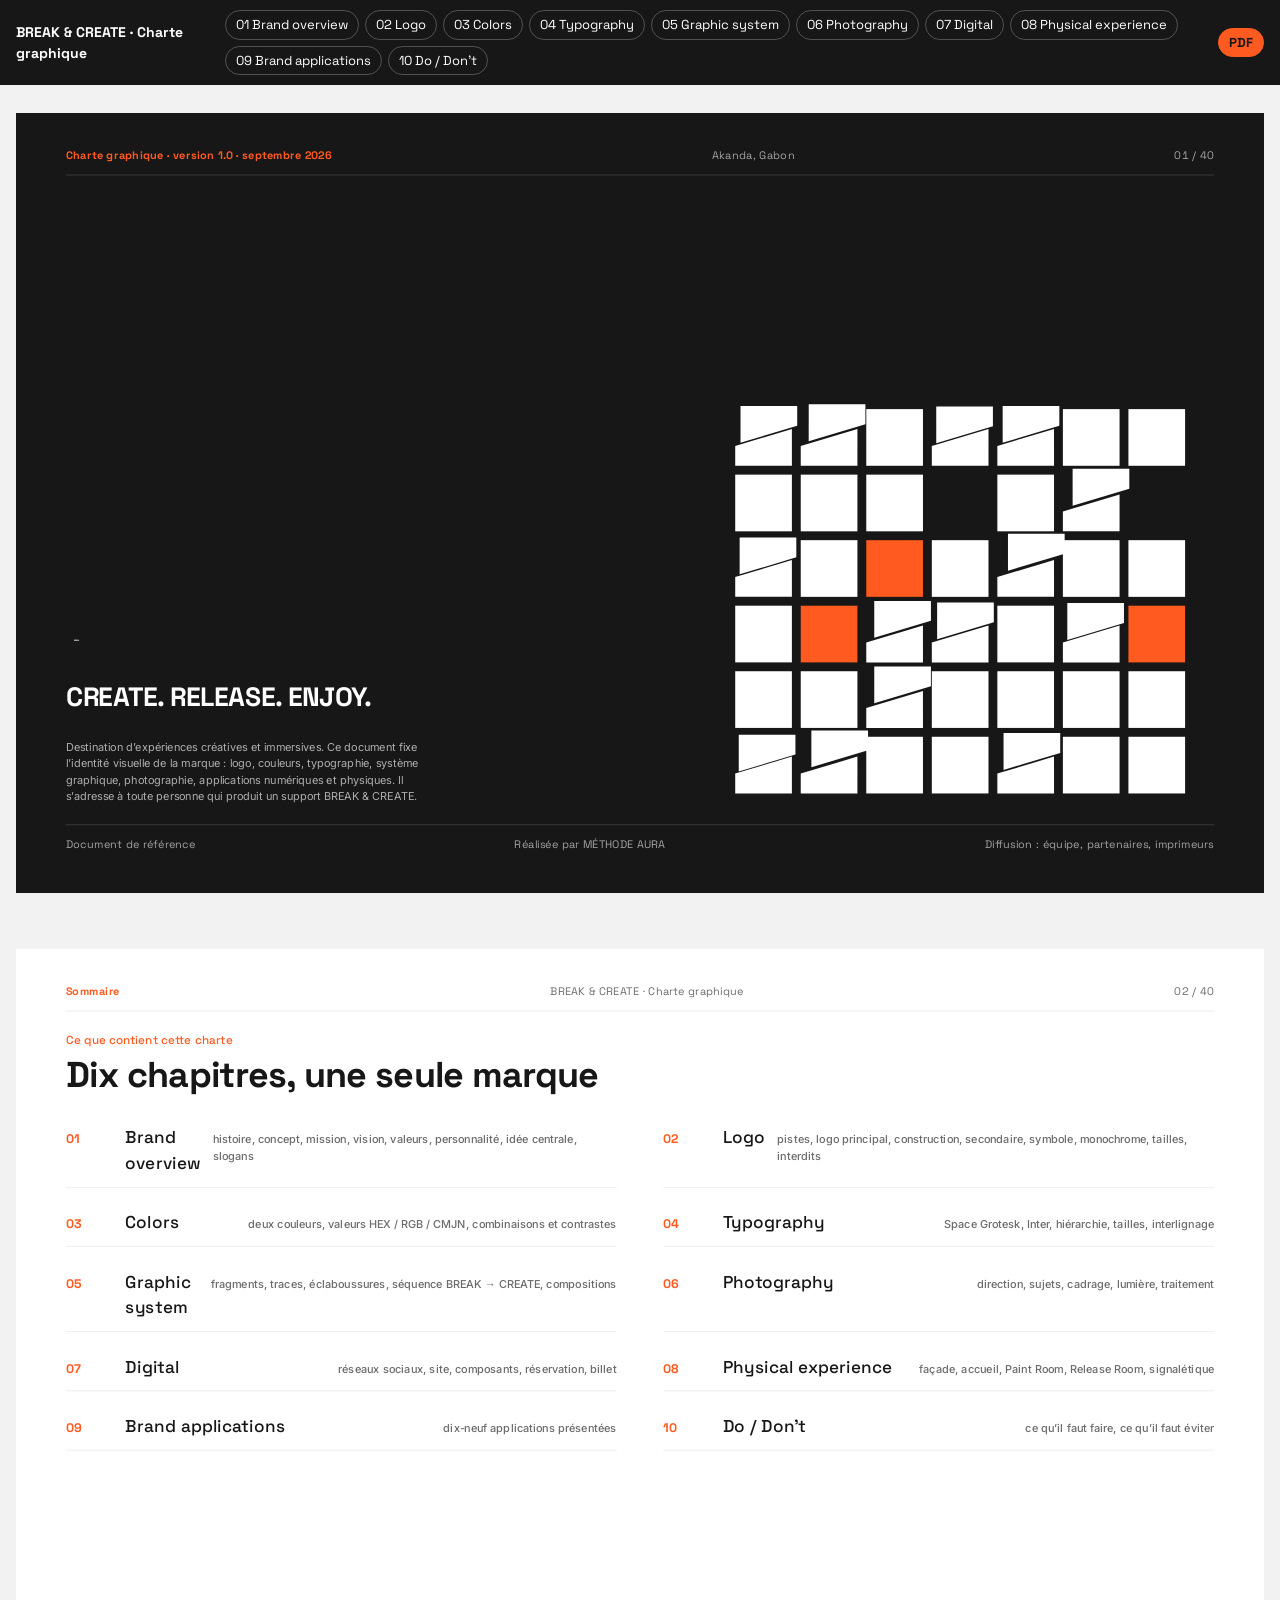
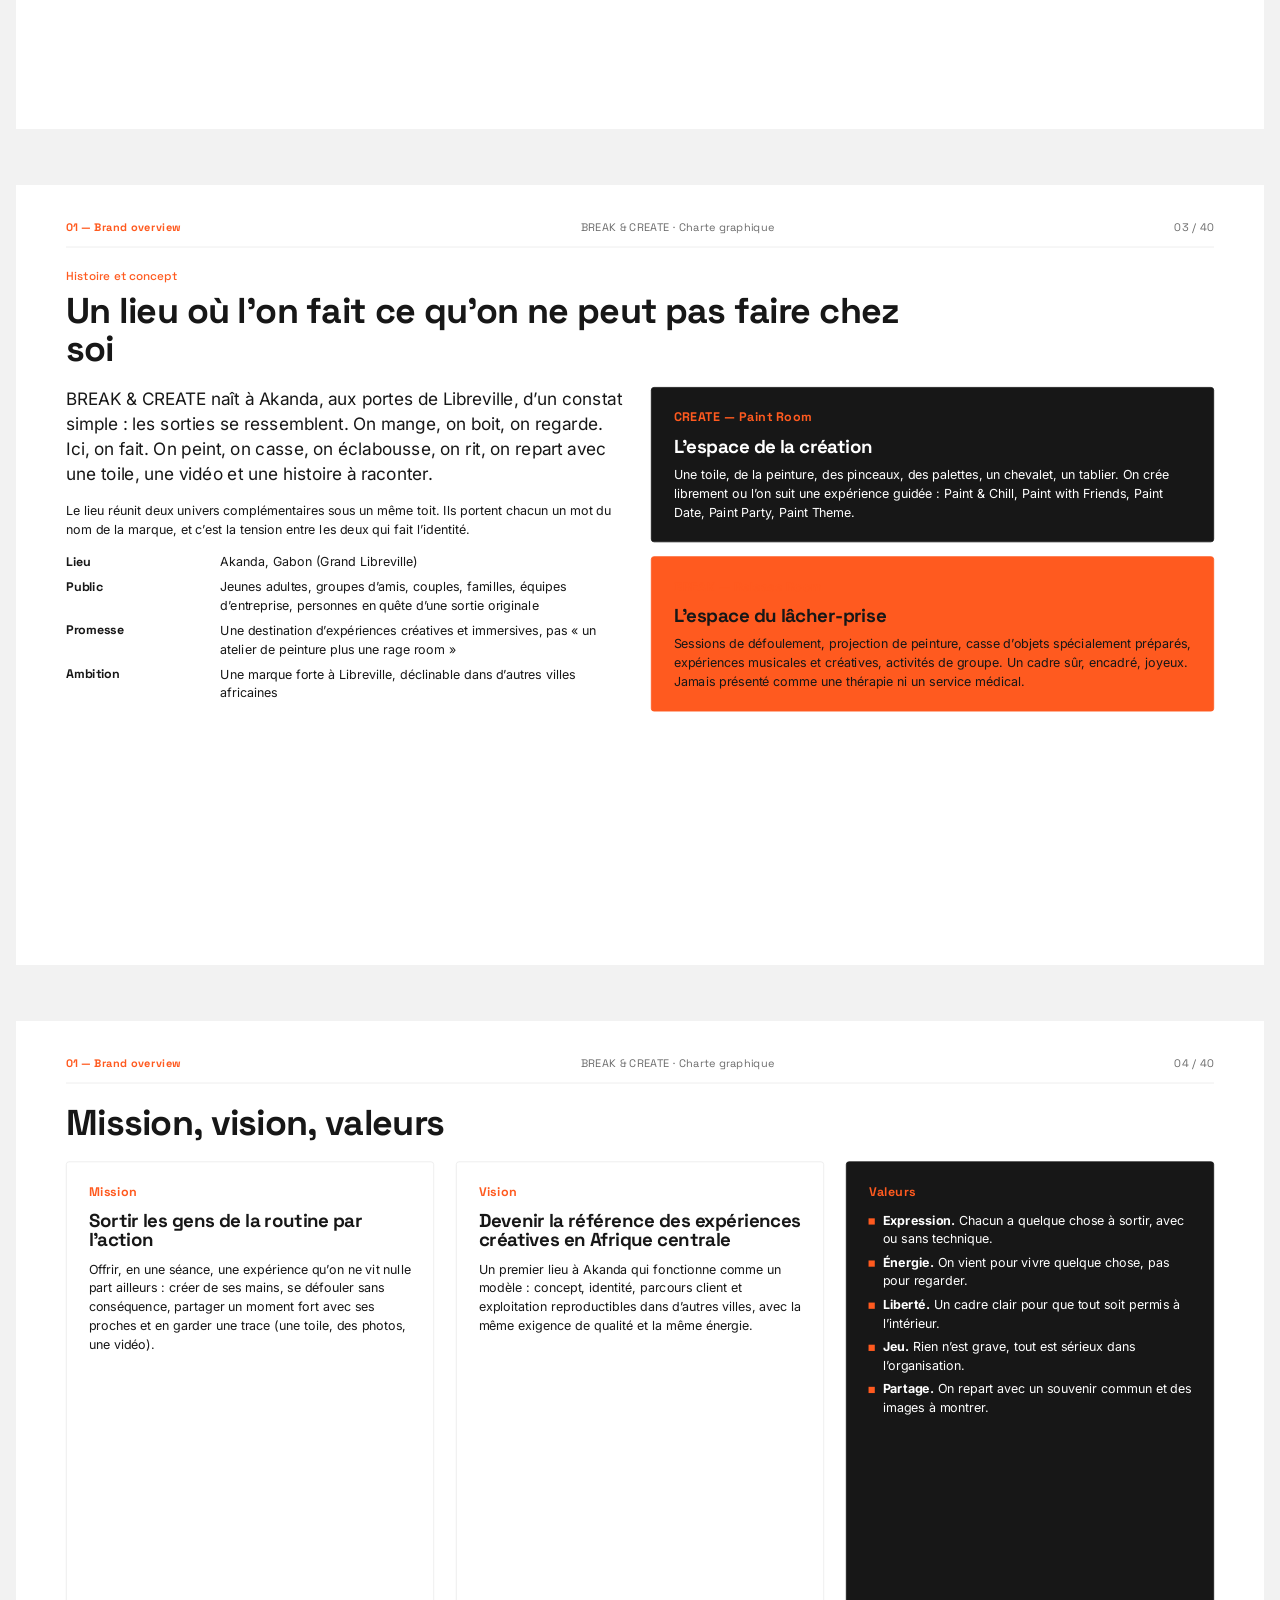
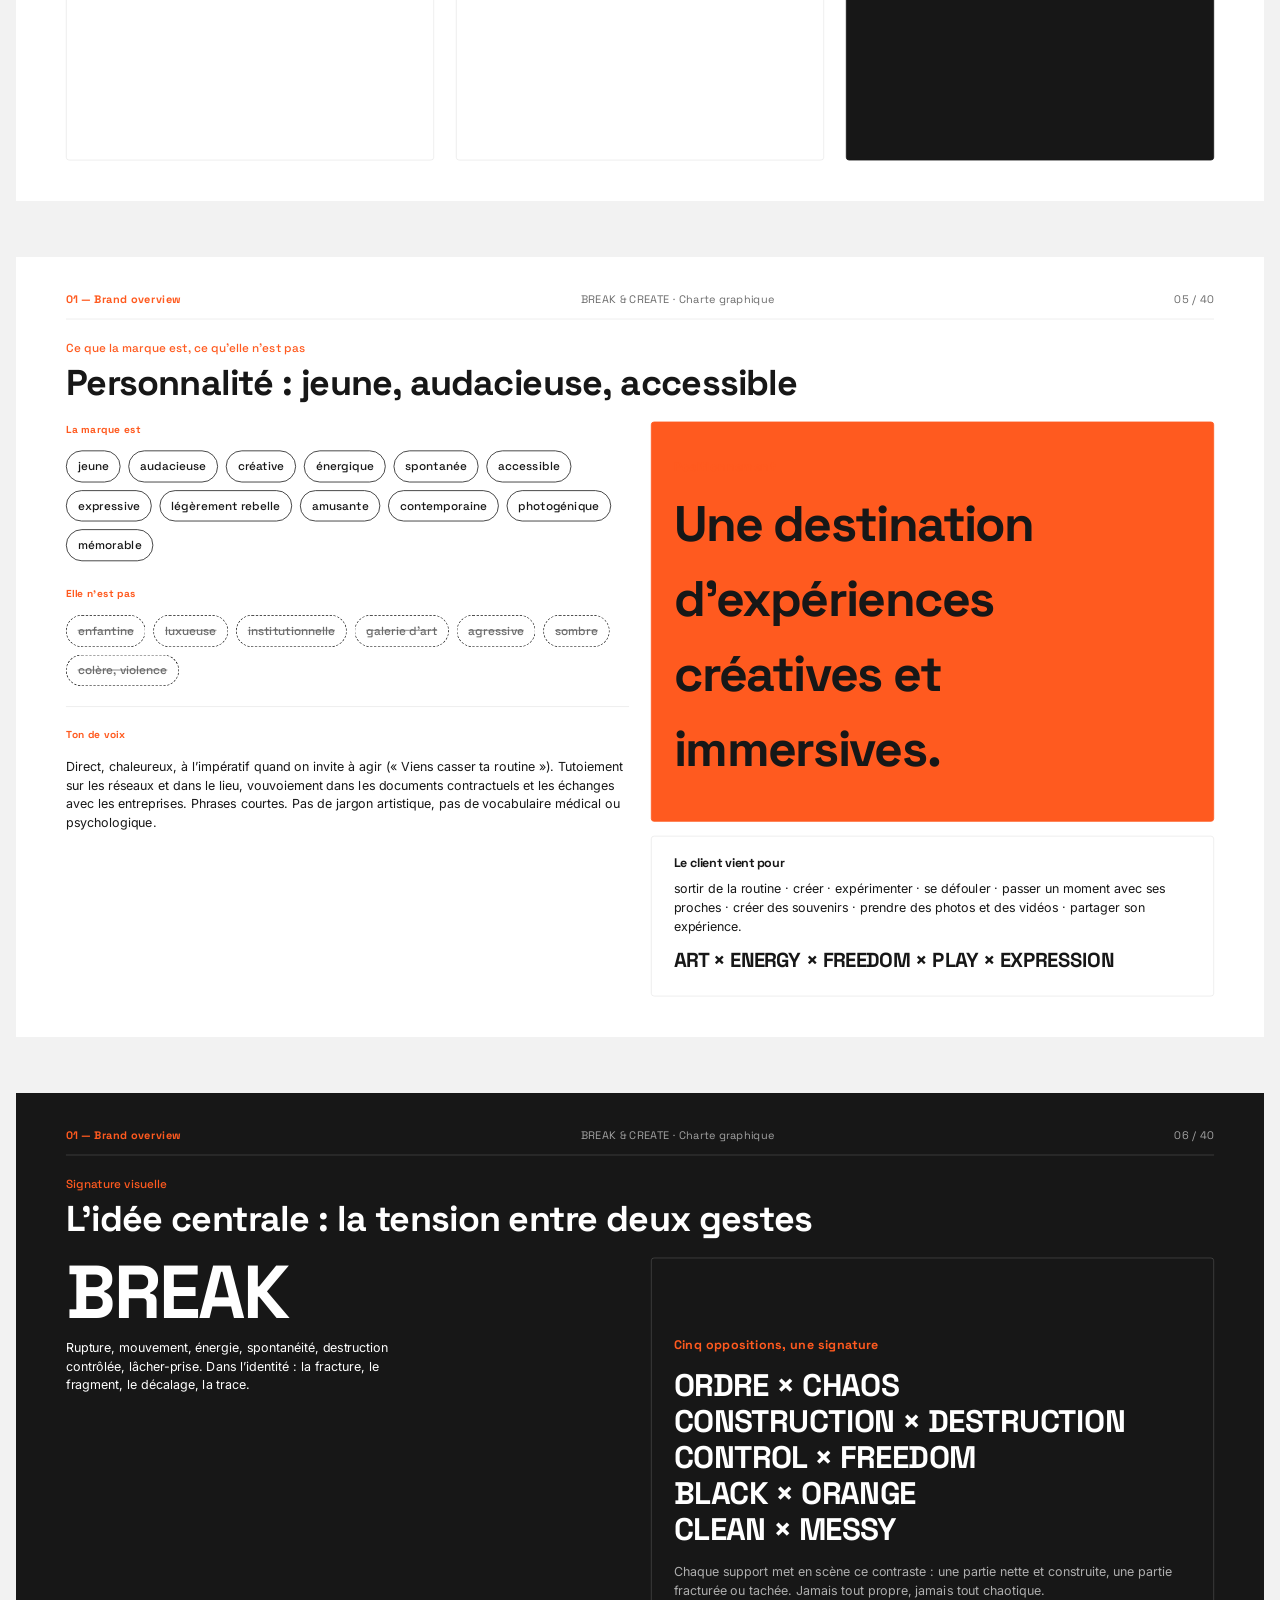
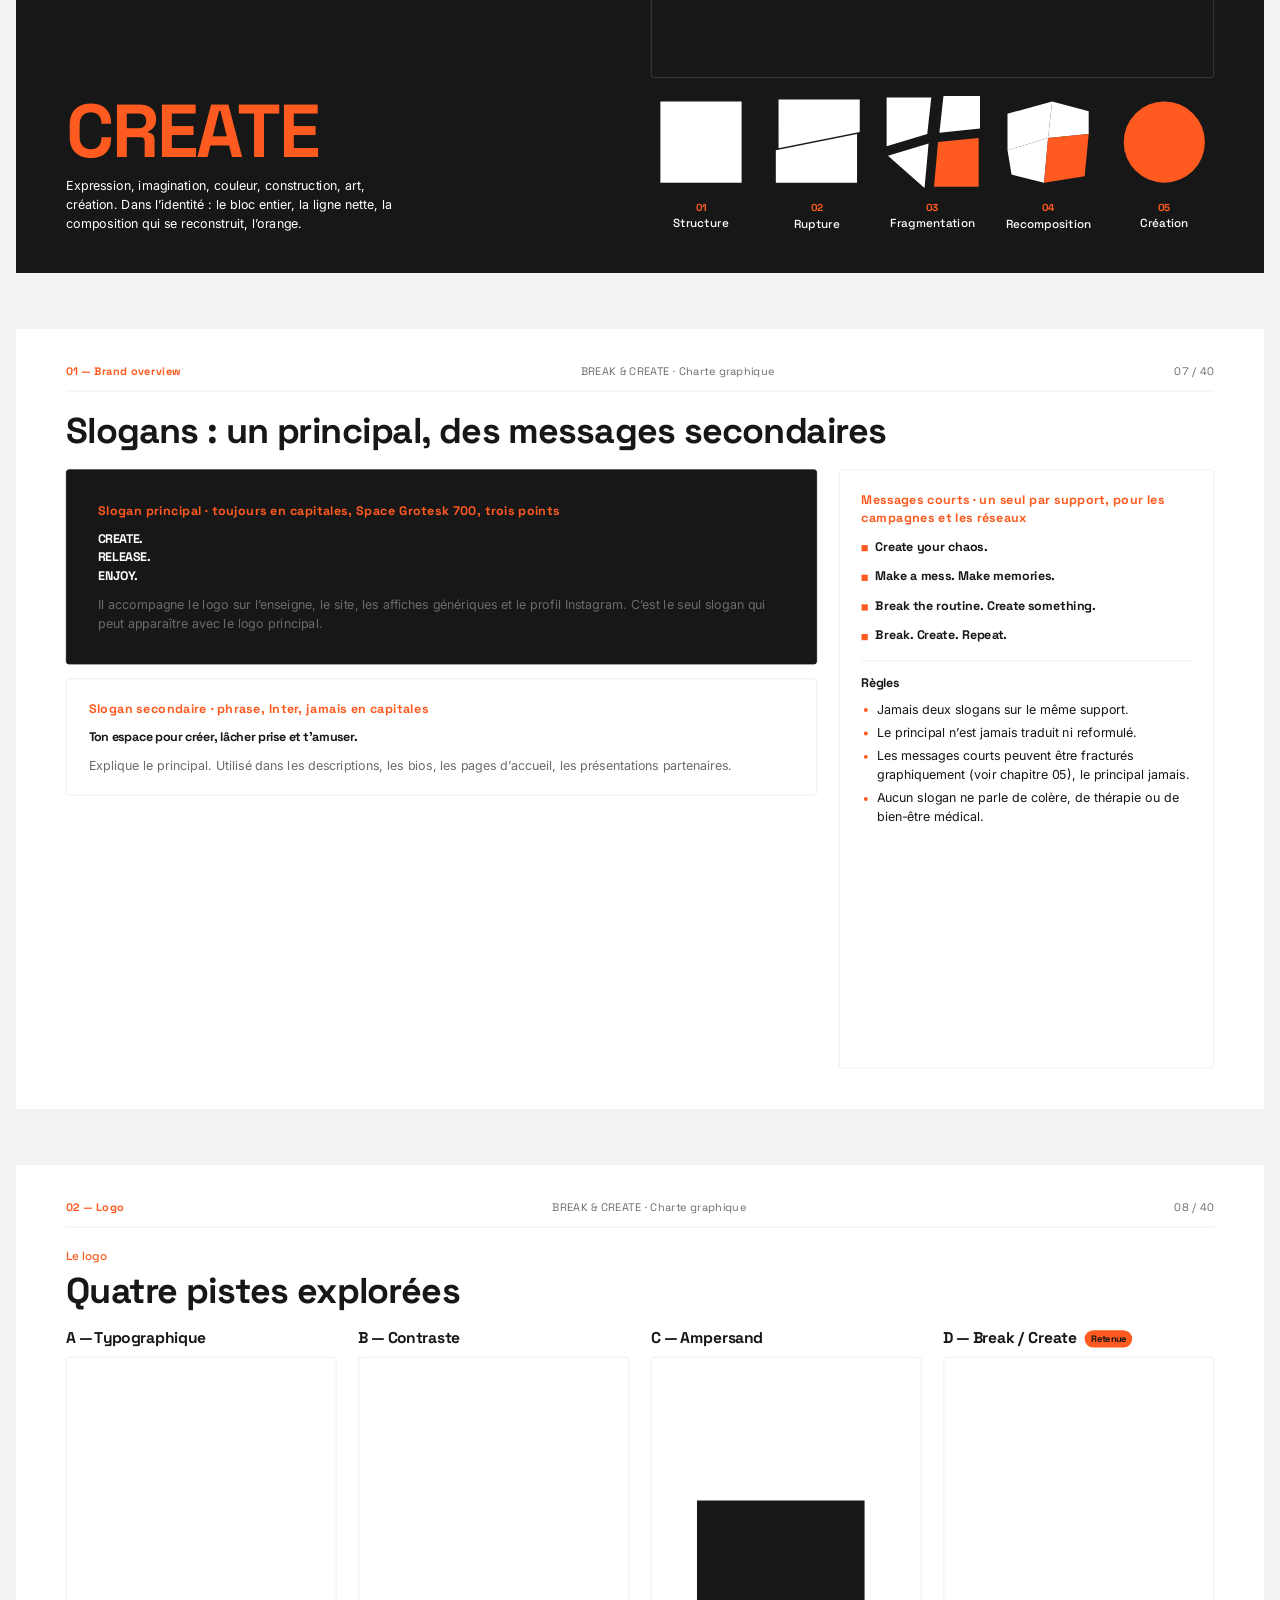
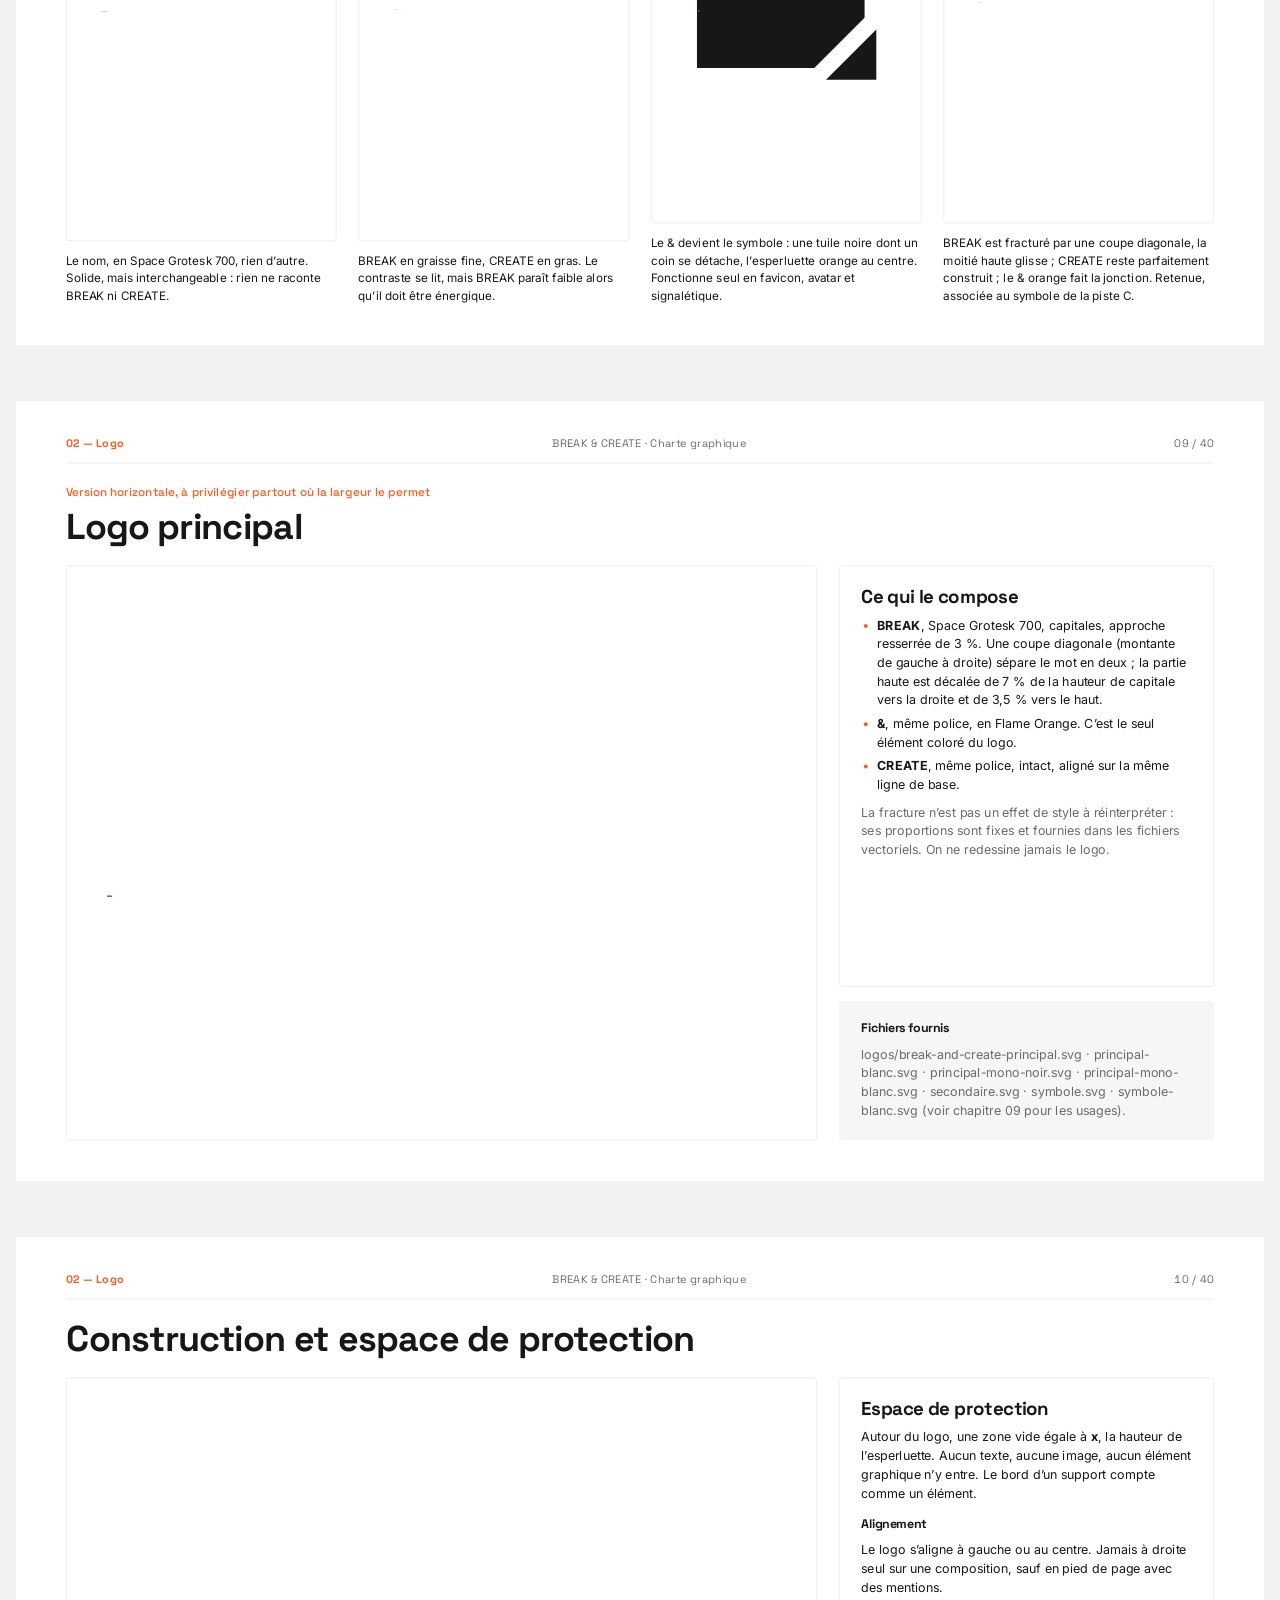
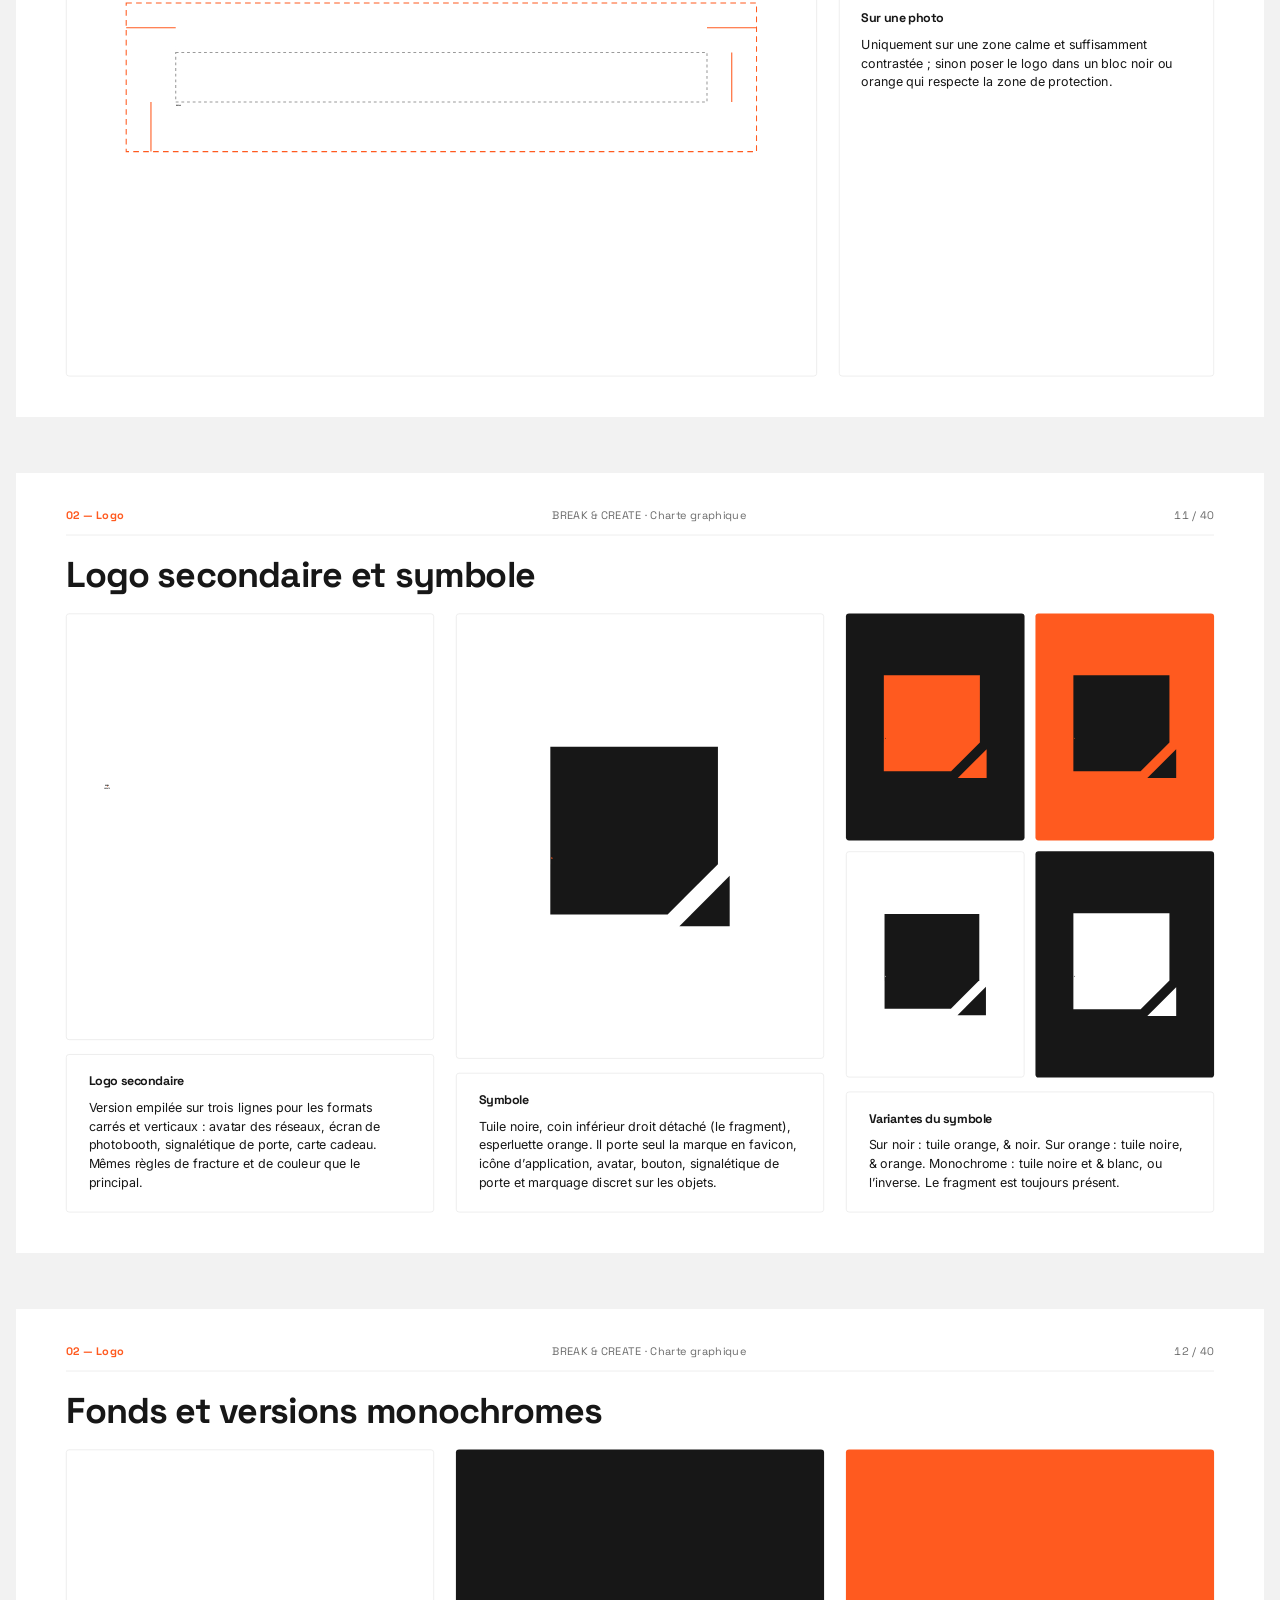
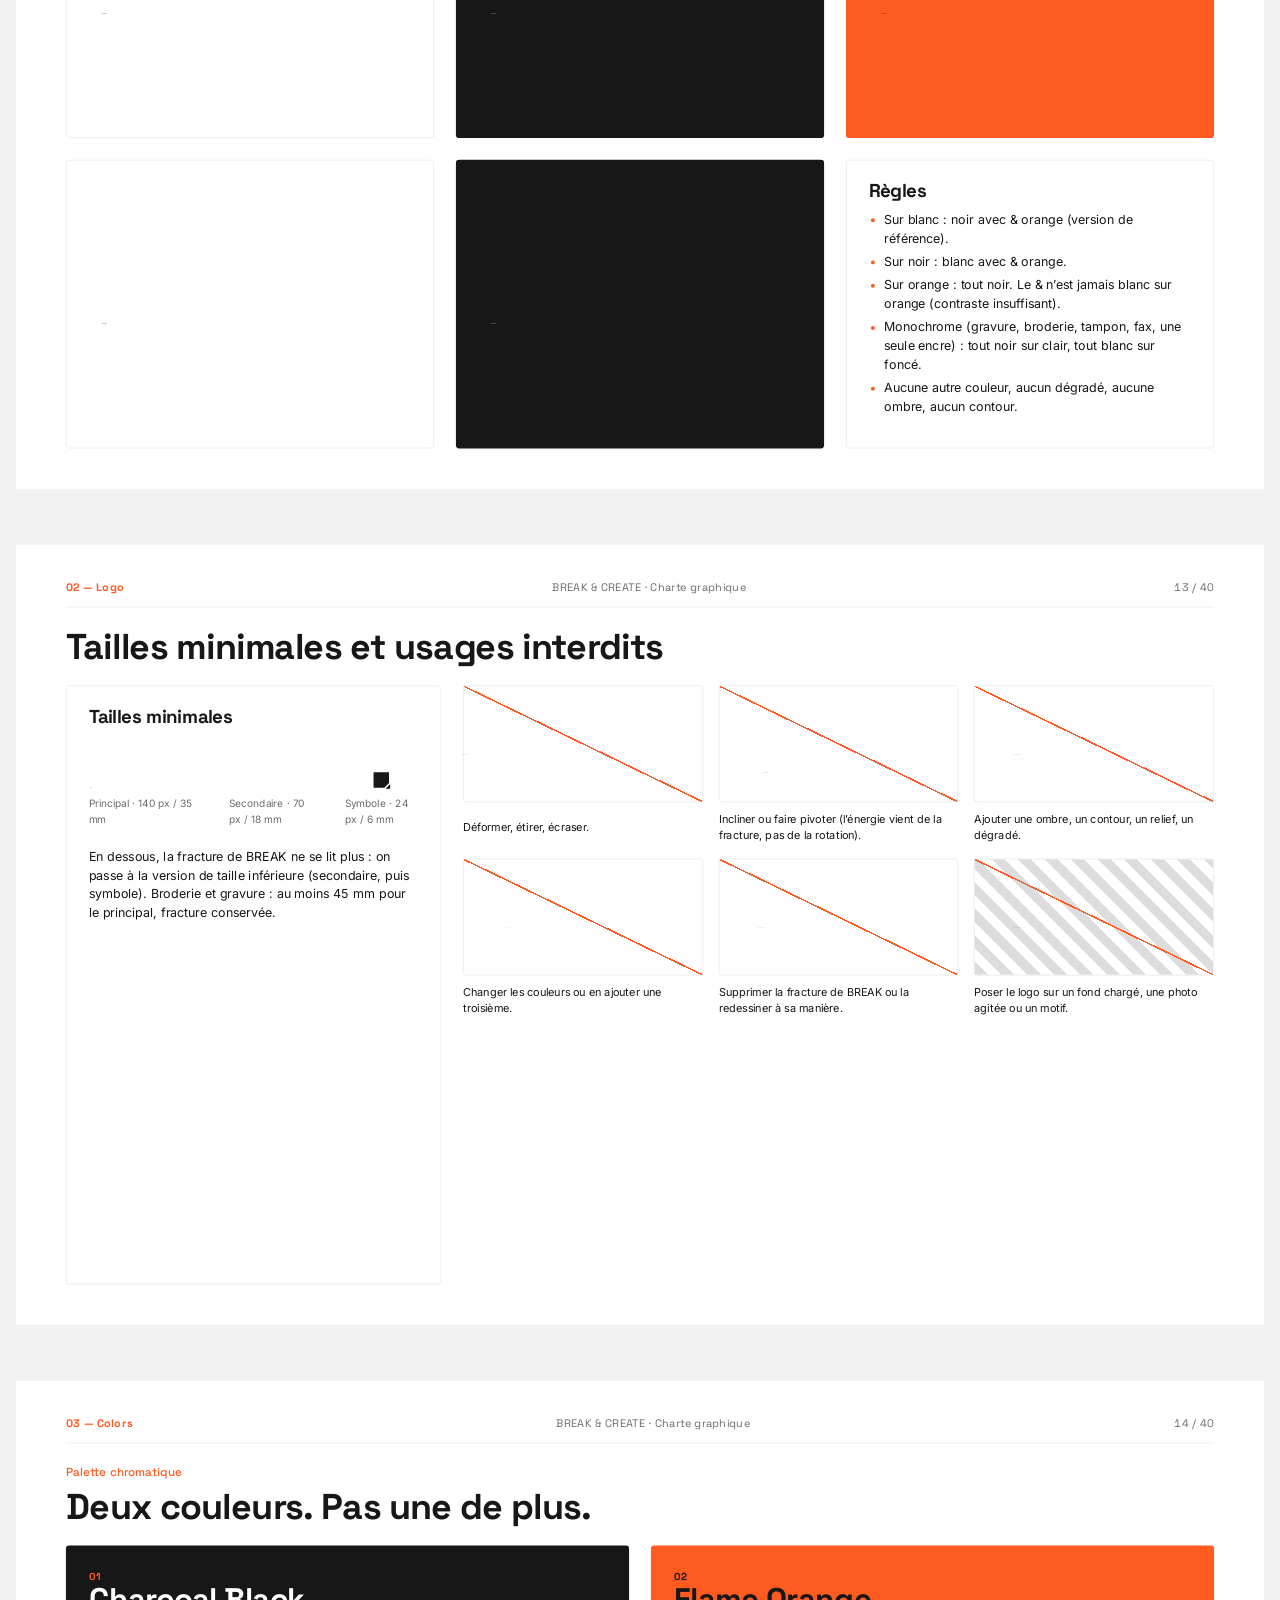
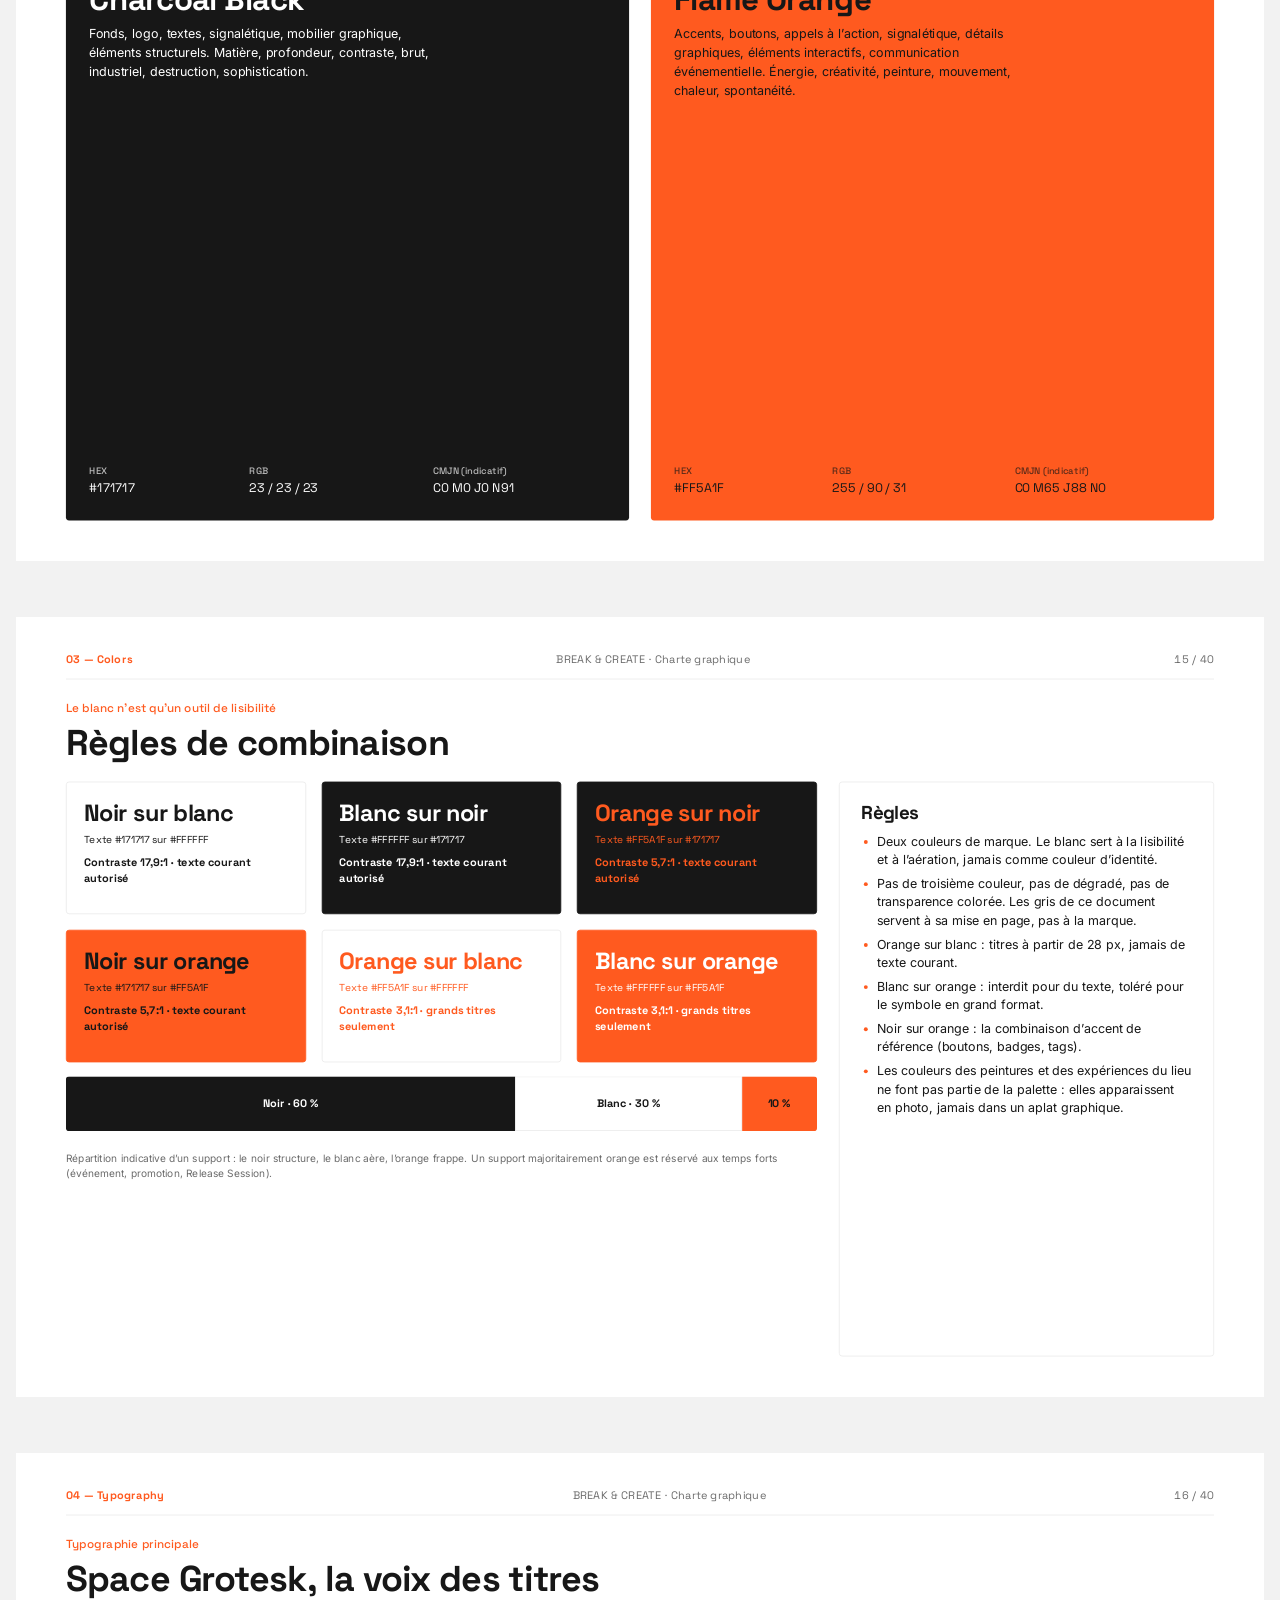
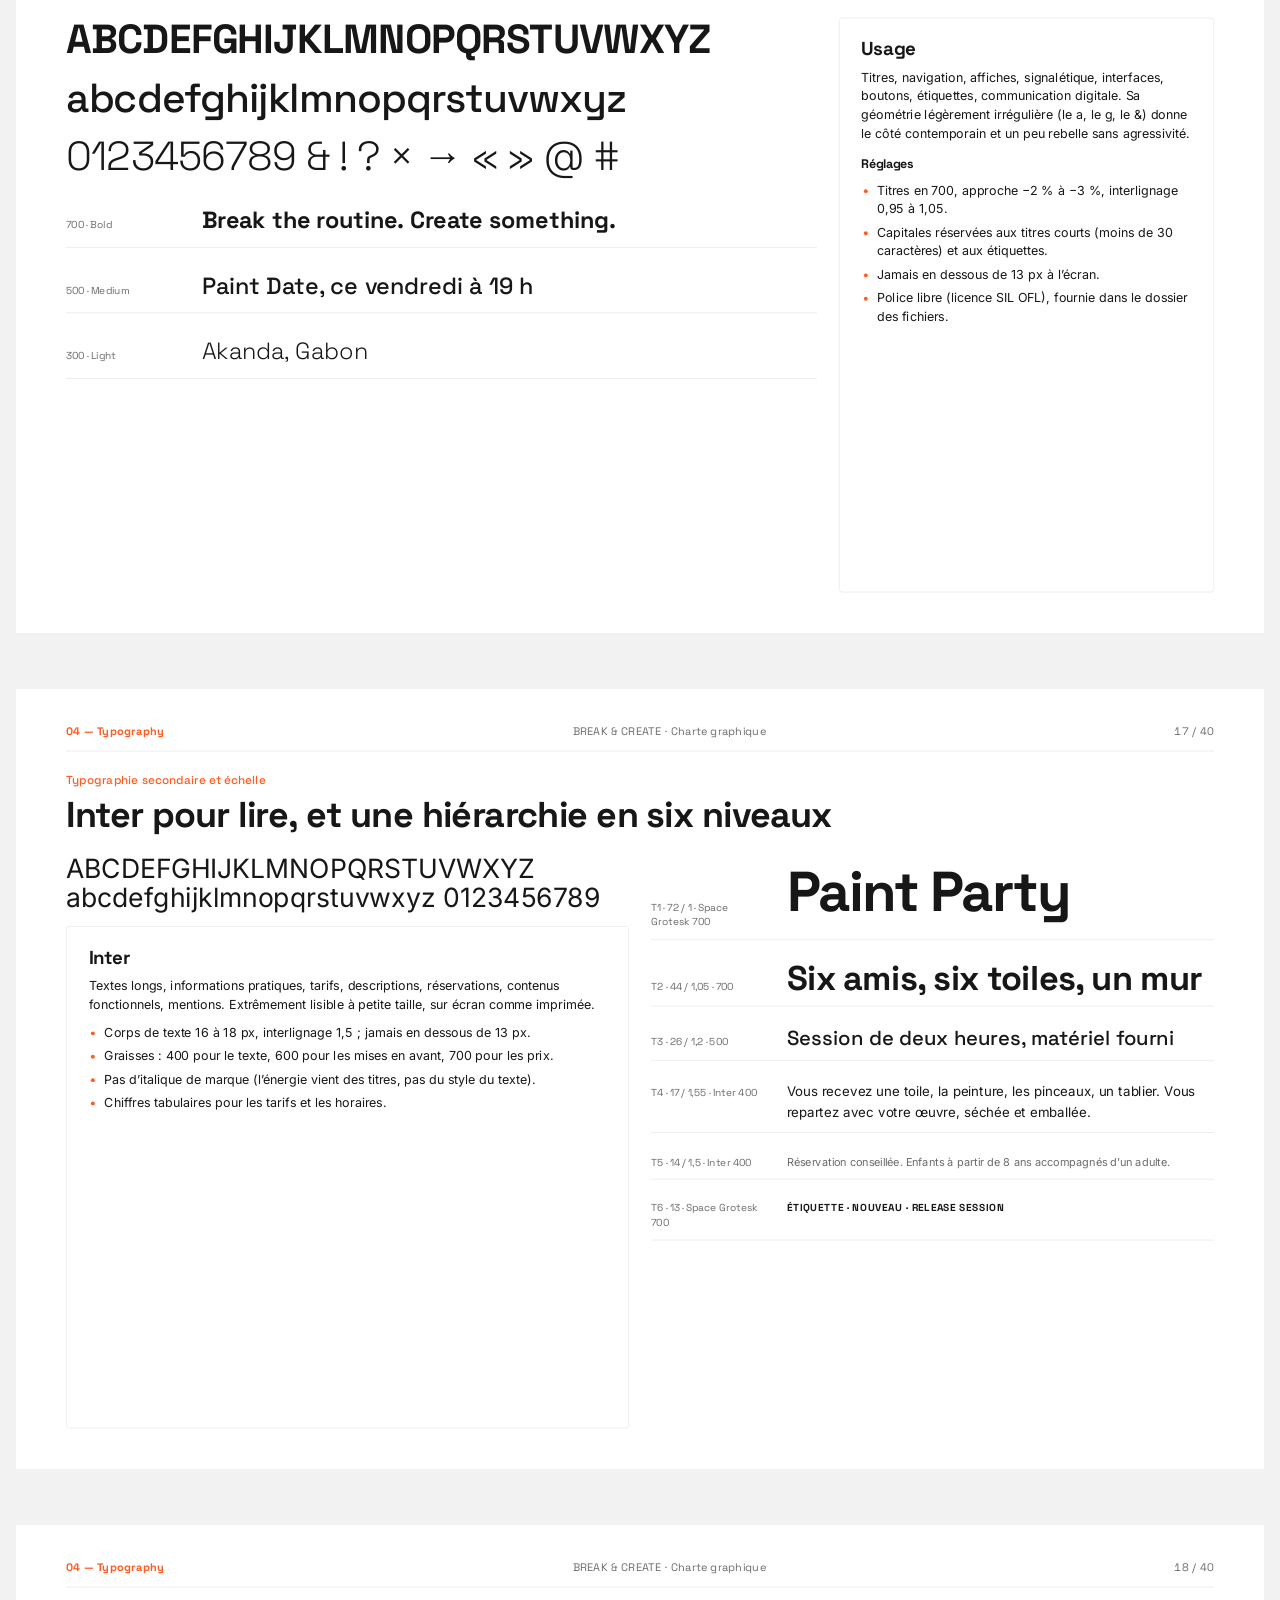
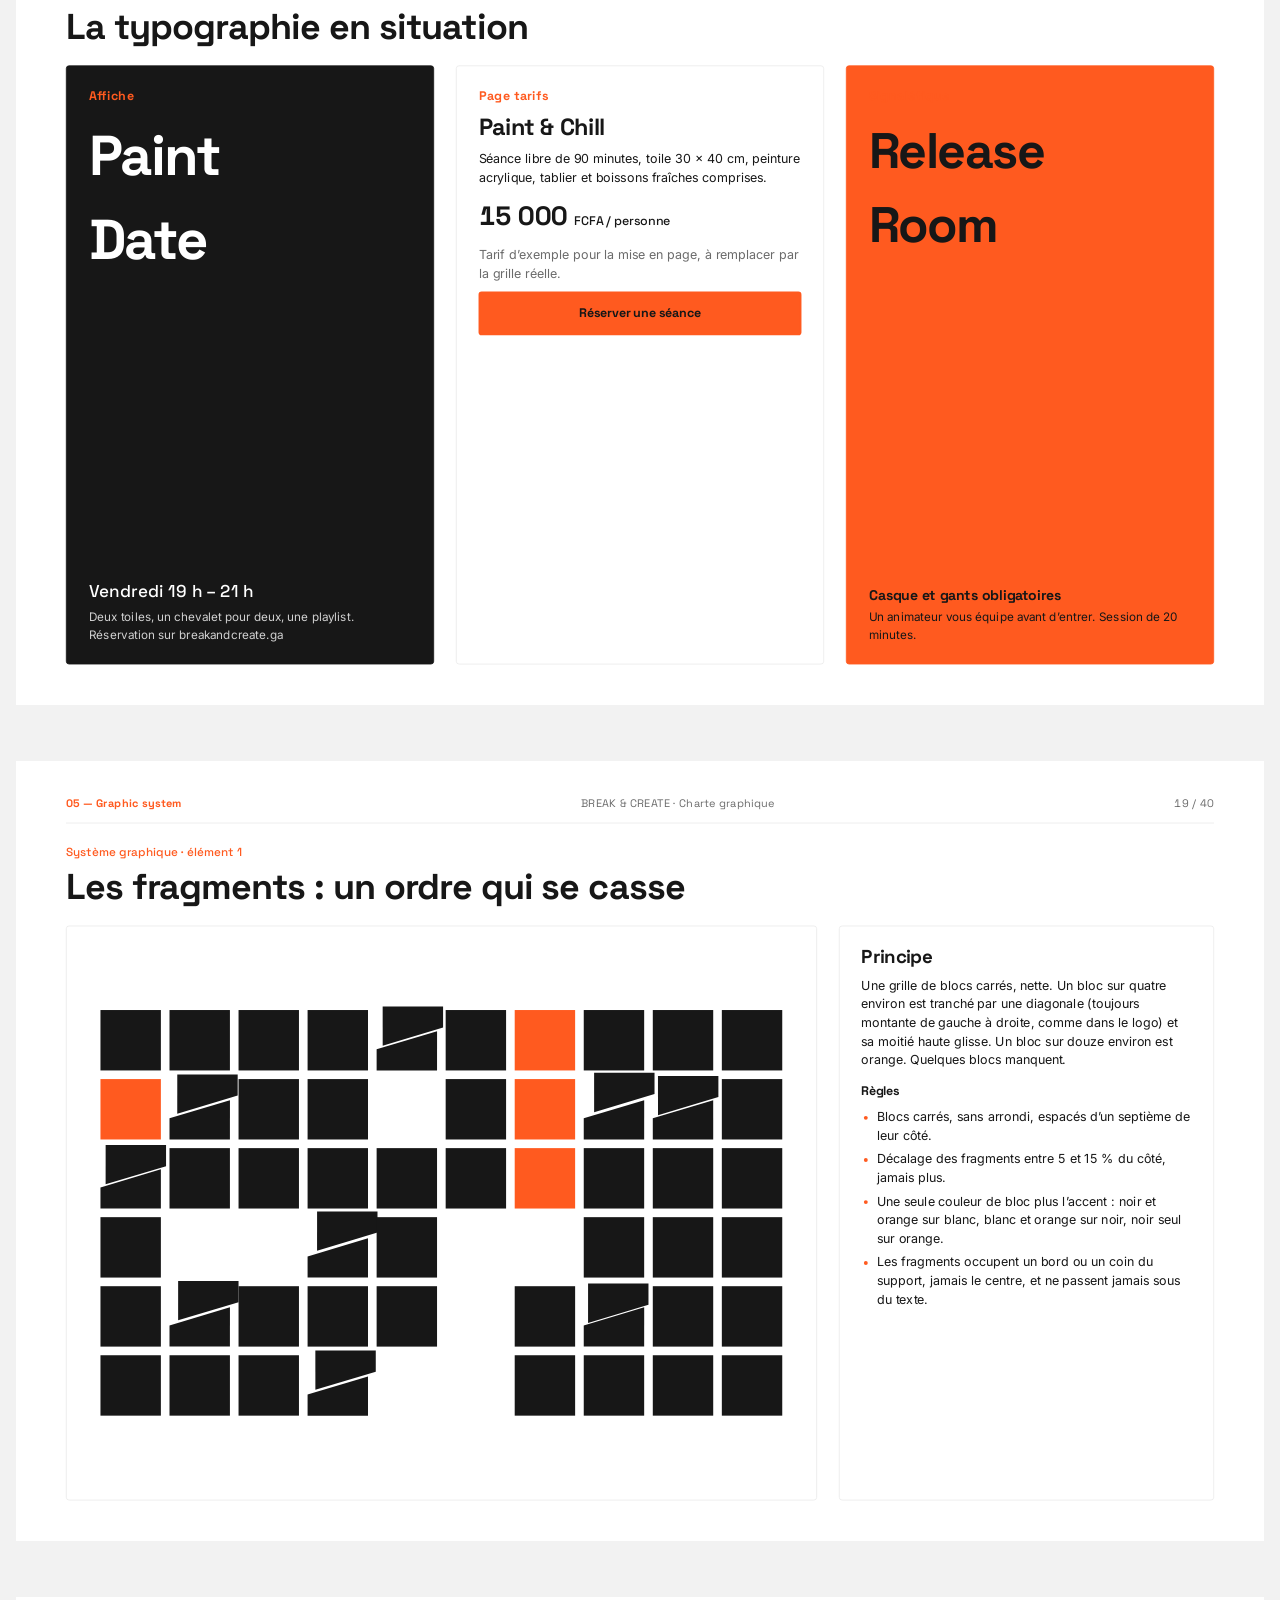
<file: charte/index.html>
<!doctype html>
<html lang="fr">
<head>
<meta charset="utf-8">
<meta name="viewport" content="width=device-width, initial-scale=1">
<title>BREAK &amp; CREATE — Charte graphique</title>
<meta name="description" content="Charte graphique de BREAK &amp; CREATE, destination d’expériences créatives et immersives à Akanda (Gabon) : logo, couleurs, typographie, système graphique, applications.">
<link rel="stylesheet" href="assets/style.css">
<link rel="icon" href="assets/favicon.svg" type="image/svg+xml">
</head>
<body>
<div class="barre-lecteur">
  <strong>BREAK &amp; CREATE · Charte graphique</strong>
  <nav aria-label="Chapitres"><a href="#s-1">01 Brand overview</a><a href="#s-2">02 Logo</a><a href="#s-3">03 Colors</a><a href="#s-4">04 Typography</a><a href="#s-5">05 Graphic system</a><a href="#s-6">06 Photography</a><a href="#s-7">07 Digital</a><a href="#s-8">08 Physical experience</a><a href="#s-9">09 Brand applications</a><a href="#s-10">10 Do / Don’t</a></nav>
  <a class="telecharger" href="BREAK-AND-CREATE-charte.pdf" download>PDF</a>
</div>
<main class="lecteur">
<div class="planche-cadre"><section class="planche planche--sombre couverture" data-section="Couverture">
  <header class="planche-tete"><span class="planche-section">Charte graphique · version 1.0 · septembre 2026</span><span class="planche-marque">Akanda, Gabon</span><span class="planche-num" data-num>01 / 40</span></header>
  <div class="planche-corps">
    <div class="colonne" style="gap:34px">
      <svg xmlns="http://www.w3.org/2000/svg" viewBox="-10 -20 775 136" role="img" aria-label="BREAK &amp; CREATE" class="logo"><defs><clipPath id="h-1"><polygon points="-10,-20 310,-20 310,50 -10,62"/></clipPath><clipPath id="b-2"><polygon points="-10,62 310,50 310,130 -10,130"/></clipPath></defs>
      <g clip-path="url(#h-1)" transform="translate(7.000000000000001 -3.5000000000000004)"><text x="0" y="93" font-family="Space Grotesk, Arial, sans-serif" font-weight="700" font-size="100" letter-spacing="-3" fill="#FFFFFF">BREAK</text></g>
      <g clip-path="url(#b-2)"><text x="0" y="93" font-family="Space Grotesk, Arial, sans-serif" font-weight="700" font-size="100" letter-spacing="-3" fill="#FFFFFF">BREAK</text></g><text x="326" y="93" font-family="Space Grotesk, Arial, sans-serif" font-weight="700" font-size="100" letter-spacing="-3" fill="#FF5A1F">&amp;</text><text x="415" y="93" font-family="Space Grotesk, Arial, sans-serif" font-weight="700" font-size="100" letter-spacing="-3" fill="#FFFFFF">CREATE</text></svg>
      <p class="grand" style="color:#fff">CREATE. RELEASE. ENJOY.</p>
      <p class="note" style="max-width:52ch">Destination d’expériences créatives et immersives. Ce document fixe l’identité visuelle de la marque : logo, couleurs, typographie, système graphique, photographie, applications numériques et physiques. Il s’adresse à toute personne qui produit un support BREAK &amp; CREATE.</p>
    </div>
    <svg xmlns="http://www.w3.org/2000/svg" viewBox="-12 -12 532 458" class="fragments" aria-hidden="true"><polygon points="0,0 64,0 64,22.4 0,41.6" fill="#FFFFFF" transform="translate(6 -3.5999999999999996)"/><polygon points="0,41.6 64,22.4 64,64 0,64" fill="#FFFFFF"/><polygon points="74,0 138,0 138,22.4 74,41.6" fill="#FFFFFF" transform="translate(9 -5.3999999999999995)"/><polygon points="74,41.6 138,22.4 138,64 74,64" fill="#FFFFFF"/><rect x="148" y="0" width="64" height="64" fill="#FFFFFF"/><polygon points="222,0 286,0 286,22.4 222,41.6" fill="#FFFFFF" transform="translate(5 -3)"/><polygon points="222,41.6 286,22.4 286,64 222,64" fill="#FFFFFF"/><polygon points="296,0 360,0 360,22.4 296,41.6" fill="#FFFFFF" transform="translate(6 -3.5999999999999996)"/><polygon points="296,41.6 360,22.4 360,64 296,64" fill="#FFFFFF"/><rect x="370" y="0" width="64" height="64" fill="#FFFFFF"/><rect x="444" y="0" width="64" height="64" fill="#FFFFFF"/><rect x="0" y="74" width="64" height="64" fill="#FFFFFF"/><rect x="74" y="74" width="64" height="64" fill="#FFFFFF"/><rect x="148" y="74" width="64" height="64" fill="#FFFFFF"/><rect x="296" y="74" width="64" height="64" fill="#FFFFFF"/><polygon points="370,74 434,74 434,96.4 370,115.6" fill="#FFFFFF" transform="translate(11 -6.6)"/><polygon points="370,115.6 434,96.4 434,138 370,138" fill="#FFFFFF"/><polygon points="0,148 64,148 64,170.4 0,189.6" fill="#FFFFFF" transform="translate(5 -3)"/><polygon points="0,189.6 64,170.4 64,212 0,212" fill="#FFFFFF"/><rect x="74" y="148" width="64" height="64" fill="#FFFFFF"/><rect x="148" y="148" width="64" height="64" fill="#FF5A1F"/><rect x="222" y="148" width="64" height="64" fill="#FFFFFF"/><polygon points="296,148 360,148 360,170.4 296,189.6" fill="#FFFFFF" transform="translate(12 -7.199999999999999)"/><polygon points="296,189.6 360,170.4 360,212 296,212" fill="#FFFFFF"/><rect x="370" y="148" width="64" height="64" fill="#FFFFFF"/><rect x="444" y="148" width="64" height="64" fill="#FFFFFF"/><rect x="0" y="222" width="64" height="64" fill="#FFFFFF"/><rect x="74" y="222" width="64" height="64" fill="#FF5A1F"/><polygon points="148,222 212,222 212,244.4 148,263.6" fill="#FFFFFF" transform="translate(9 -5.3999999999999995)"/><polygon points="148,263.6 212,244.4 212,286 148,286" fill="#FFFFFF"/><polygon points="222,222 286,222 286,244.4 222,263.6" fill="#FFFFFF" transform="translate(6 -3.5999999999999996)"/><polygon points="222,263.6 286,244.4 286,286 222,286" fill="#FFFFFF"/><rect x="296" y="222" width="64" height="64" fill="#FFFFFF"/><polygon points="370,222 434,222 434,244.4 370,263.6" fill="#FFFFFF" transform="translate(5 -3)"/><polygon points="370,263.6 434,244.4 434,286 370,286" fill="#FFFFFF"/><rect x="444" y="222" width="64" height="64" fill="#FF5A1F"/><rect x="0" y="296" width="64" height="64" fill="#FFFFFF"/><rect x="74" y="296" width="64" height="64" fill="#FFFFFF"/><polygon points="148,296 212,296 212,318.4 148,337.6" fill="#FFFFFF" transform="translate(9 -5.3999999999999995)"/><polygon points="148,337.6 212,318.4 212,360 148,360" fill="#FFFFFF"/><rect x="222" y="296" width="64" height="64" fill="#FFFFFF"/><rect x="296" y="296" width="64" height="64" fill="#FFFFFF"/><rect x="370" y="296" width="64" height="64" fill="#FFFFFF"/><rect x="444" y="296" width="64" height="64" fill="#FFFFFF"/><polygon points="0,370 64,370 64,392.4 0,411.6" fill="#FFFFFF" transform="translate(4 -2.4)"/><polygon points="0,411.6 64,392.4 64,434 0,434" fill="#FFFFFF"/><polygon points="74,370 138,370 138,392.4 74,411.6" fill="#FFFFFF" transform="translate(12 -7.199999999999999)"/><polygon points="74,411.6 138,392.4 138,434 74,434" fill="#FFFFFF"/><rect x="148" y="370" width="64" height="64" fill="#FFFFFF"/><rect x="222" y="370" width="64" height="64" fill="#FFFFFF"/><polygon points="296,370 360,370 360,392.4 296,411.6" fill="#FFFFFF" transform="translate(7 -4.2)"/><polygon points="296,411.6 360,392.4 360,434 296,434" fill="#FFFFFF"/><rect x="370" y="370" width="64" height="64" fill="#FFFFFF"/><rect x="444" y="370" width="64" height="64" fill="#FFFFFF"/></svg>
  </div>
  <footer class="planche-tete" style="border:0;border-top:1px solid rgba(255,255,255,.15);padding:14px 0 0"><span>Document de référence</span><span>Réalisée par MÉTHODE AURA</span><span>Diffusion : équipe, partenaires, imprimeurs</span></footer>
</section></div><div class="planche-espace" aria-hidden="true"></div>
<div class="planche-cadre"><section class="planche  " data-section="Sommaire">
  <header class="planche-tete"><span class="planche-section">Sommaire</span><span class="planche-marque">BREAK &amp; CREATE · Charte graphique</span><span class="planche-num" data-num>02 / 40</span></header>
  <div class="planche-titre"><p class="planche-sur">Ce que contient cette charte</p><h2>Dix chapitres, une seule marque</h2></div>
  <div class="planche-corps">
    <ol class="sommaire">
      <li><b>01</b> Brand overview <small>histoire, concept, mission, vision, valeurs, personnalité, idée centrale, slogans</small></li>
      <li><b>02</b> Logo <small>pistes, logo principal, construction, secondaire, symbole, monochrome, tailles, interdits</small></li>
      <li><b>03</b> Colors <small>deux couleurs, valeurs HEX / RGB / CMJN, combinaisons et contrastes</small></li>
      <li><b>04</b> Typography <small>Space Grotesk, Inter, hiérarchie, tailles, interlignage</small></li>
      <li><b>05</b> Graphic system <small>fragments, traces, éclaboussures, séquence BREAK → CREATE, compositions</small></li>
      <li><b>06</b> Photography <small>direction, sujets, cadrage, lumière, traitement</small></li>
      <li><b>07</b> Digital <small>réseaux sociaux, site, composants, réservation, billet</small></li>
      <li><b>08</b> Physical experience <small>façade, accueil, Paint Room, Release Room, signalétique</small></li>
      <li><b>09</b> Brand applications <small>dix-neuf applications présentées</small></li>
      <li><b>10</b> Do / Don’t <small>ce qu’il faut faire, ce qu’il faut éviter</small></li>
    </ol></div>
</section></div><div class="planche-espace" aria-hidden="true"></div>
<div class="planche-cadre" id="s-1"><section class="planche  " data-section="01 — Brand overview">
  <header class="planche-tete"><span class="planche-section">01 — Brand overview</span><span class="planche-marque">BREAK &amp; CREATE · Charte graphique</span><span class="planche-num" data-num>03 / 40</span></header>
  <div class="planche-titre"><p class="planche-sur">Histoire et concept</p><h2>Un lieu où l’on fait ce qu’on ne peut pas faire chez soi</h2></div>
  <div class="planche-corps">
    <div class="grille-2">
      <div class="colonne">
        <p class="intro">BREAK &amp; CREATE naît à Akanda, aux portes de Libreville, d’un constat simple : les sorties se ressemblent. On mange, on boit, on regarde. Ici, on fait. On peint, on casse, on éclabousse, on rit, on repart avec une toile, une vidéo et une histoire à raconter.</p>
        <p>Le lieu réunit deux univers complémentaires sous un même toit. Ils portent chacun un mot du nom de la marque, et c’est la tension entre les deux qui fait l’identité.</p>
        <dl class="cles">
          <dt>Lieu</dt><dd>Akanda, Gabon (Grand Libreville)</dd>
          <dt>Public</dt><dd>Jeunes adultes, groupes d’amis, couples, familles, équipes d’entreprise, personnes en quête d’une sortie originale</dd>
          <dt>Promesse</dt><dd>Une destination d’expériences créatives et immersives, pas « un atelier de peinture plus une rage room »</dd>
          <dt>Ambition</dt><dd>Une marque forte à Libreville, déclinable dans d’autres villes africaines</dd>
        </dl>
      </div>
      <div class="colonne">
        <div class="bloc bloc--noir">
          <p class="etiquette">CREATE — Paint Room</p>
          <h3>L’espace de la création</h3>
          <p>Une toile, de la peinture, des pinceaux, des palettes, un chevalet, un tablier. On crée librement ou l’on suit une expérience guidée : Paint &amp; Chill, Paint with Friends, Paint Date, Paint Party, Paint Theme.</p>
        </div>
        <div class="bloc bloc--orange">
          <p class="etiquette">BREAK — Release Room</p>
          <h3>L’espace du lâcher-prise</h3>
          <p>Sessions de défoulement, projection de peinture, casse d’objets spécialement préparés, expériences musicales et créatives, activités de groupe. Un cadre sûr, encadré, joyeux. Jamais présenté comme une thérapie ni un service médical.</p>
        </div>
      </div>
    </div></div>
</section></div><div class="planche-espace" aria-hidden="true"></div>
<div class="planche-cadre"><section class="planche  " data-section="01 — Brand overview">
  <header class="planche-tete"><span class="planche-section">01 — Brand overview</span><span class="planche-marque">BREAK &amp; CREATE · Charte graphique</span><span class="planche-num" data-num>04 / 40</span></header>
  <div class="planche-titre"><h2>Mission, vision, valeurs</h2></div>
  <div class="planche-corps">
    <div class="grille-3">
      <div class="bloc">
        <p class="etiquette">Mission</p>
        <h3>Sortir les gens de la routine par l’action</h3>
        <p>Offrir, en une séance, une expérience qu’on ne vit nulle part ailleurs : créer de ses mains, se défouler sans conséquence, partager un moment fort avec ses proches et en garder une trace (une toile, des photos, une vidéo).</p>
      </div>
      <div class="bloc">
        <p class="etiquette">Vision</p>
        <h3>Devenir la référence des expériences créatives en Afrique centrale</h3>
        <p>Un premier lieu à Akanda qui fonctionne comme un modèle : concept, identité, parcours client et exploitation reproductibles dans d’autres villes, avec la même exigence de qualité et la même énergie.</p>
      </div>
      <div class="colonne">
        <div class="bloc bloc--noir" style="flex:1">
          <p class="etiquette">Valeurs</p>
          <ul class="liste liste--sans">
            <li><b>Expression.</b> Chacun a quelque chose à sortir, avec ou sans technique.</li>
            <li><b>Énergie.</b> On vient pour vivre quelque chose, pas pour regarder.</li>
            <li><b>Liberté.</b> Un cadre clair pour que tout soit permis à l’intérieur.</li>
            <li><b>Jeu.</b> Rien n’est grave, tout est sérieux dans l’organisation.</li>
            <li><b>Partage.</b> On repart avec un souvenir commun et des images à montrer.</li>
          </ul>
        </div>
      </div>
    </div></div>
</section></div><div class="planche-espace" aria-hidden="true"></div>
<div class="planche-cadre"><section class="planche  " data-section="01 — Brand overview">
  <header class="planche-tete"><span class="planche-section">01 — Brand overview</span><span class="planche-marque">BREAK &amp; CREATE · Charte graphique</span><span class="planche-num" data-num>05 / 40</span></header>
  <div class="planche-titre"><p class="planche-sur">Ce que la marque est, ce qu’elle n’est pas</p><h2>Personnalité : jeune, audacieuse, accessible</h2></div>
  <div class="planche-corps">
    <div class="grille-2">
      <div class="colonne">
        <p class="etiquette">La marque est</p>
        <div class="mots-cles"><span>jeune</span><span>audacieuse</span><span>créative</span><span>énergique</span><span>spontanée</span><span>accessible</span><span>expressive</span><span>légèrement rebelle</span><span>amusante</span><span>contemporaine</span><span>photogénique</span><span>mémorable</span></div>
        <p class="etiquette" style="margin-top:14px">Elle n’est pas</p>
        <div class="mots-cles"><span class="non">enfantine</span><span class="non">luxueuse</span><span class="non">institutionnelle</span><span class="non">galerie d’art</span><span class="non">agressive</span><span class="non">sombre</span><span class="non">colère, violence</span></div>
        <hr class="filet">
        <p class="etiquette">Ton de voix</p>
        <p>Direct, chaleureux, à l’impératif quand on invite à agir (« Viens casser ta routine »). Tutoiement sur les réseaux et dans le lieu, vouvoiement dans les documents contractuels et les échanges avec les entreprises. Phrases courtes. Pas de jargon artistique, pas de vocabulaire médical ou psychologique.</p>
      </div>
      <div class="colonne">
        <div class="bloc bloc--orange" style="flex:1;justify-content:center">
          <p class="etiquette">Positionnement</p>
          <p class="enorme" style="font-size:64px">Une destination d’expériences créatives et immersives.</p>
        </div>
        <div class="bloc">
          <h4>Le client vient pour</h4>
          <p>sortir de la routine · créer · expérimenter · se défouler · passer un moment avec ses proches · créer des souvenirs · prendre des photos et des vidéos · partager son expérience.</p>
          <p class="grand" style="font-size:26px">ART × ENERGY × FREEDOM × PLAY × EXPRESSION</p>
        </div>
      </div>
    </div></div>
</section></div><div class="planche-espace" aria-hidden="true"></div>
<div class="planche-cadre"><section class="planche planche--sombre " data-section="01 — Brand overview">
  <header class="planche-tete"><span class="planche-section">01 — Brand overview</span><span class="planche-marque">BREAK &amp; CREATE · Charte graphique</span><span class="planche-num" data-num>06 / 40</span></header>
  <div class="planche-titre"><p class="planche-sur">Signature visuelle</p><h2>L’idée centrale : la tension entre deux gestes</h2></div>
  <div class="planche-corps">
    <div class="grille-2">
      <div class="colonne" style="justify-content:space-between">
        <div>
          <p class="enorme" style="color:#fff">BREAK</p>
          <p style="max-width:44ch;margin-top:12px">Rupture, mouvement, énergie, spontanéité, destruction contrôlée, lâcher-prise. Dans l’identité : la fracture, le fragment, le décalage, la trace.</p>
        </div>
        <div>
          <p class="enorme" style="color:#FF5A1F">CREATE</p>
          <p style="max-width:44ch;margin-top:12px">Expression, imagination, couleur, construction, art, création. Dans l’identité : le bloc entier, la ligne nette, la composition qui se reconstruit, l’orange.</p>
        </div>
      </div>
      <div class="colonne">
        <div class="bloc" style="border-color:rgba(255,255,255,.2);flex:1;justify-content:center;gap:18px">
          <p class="etiquette">Cinq oppositions, une signature</p>
          <p class="grand" style="font-size:40px;line-height:1.15">ORDRE × CHAOS<br>CONSTRUCTION × DESTRUCTION<br>CONTROL × FREEDOM<br>BLACK × ORANGE<br>CLEAN × MESSY</p>
          <p class="note">Chaque support met en scène ce contraste : une partie nette et construite, une partie fracturée ou tachée. Jamais tout propre, jamais tout chaotique.</p>
        </div>
        <div class="seq"><figure><svg xmlns="http://www.w3.org/2000/svg" viewBox="-14 -14 148 148" class="sequence-etape" aria-hidden="true" data-etape="1"><rect width="120" height="120" fill="#FFFFFF"/></svg><figcaption><b>01</b>Structure</figcaption></figure><figure><svg xmlns="http://www.w3.org/2000/svg" viewBox="-14 -14 148 148" class="sequence-etape" aria-hidden="true" data-etape="2"><polygon points="0,0 120,0 120,48 0,72" fill="#FFFFFF" transform="translate(4 -3)"/><polygon points="0,72 120,48 120,120 0,120" fill="#FFFFFF"/></svg><figcaption><b>02</b>Rupture</figcaption></figure><figure><svg xmlns="http://www.w3.org/2000/svg" viewBox="-14 -14 148 148" class="sequence-etape" aria-hidden="true" data-etape="3"><polygon points="0,0 66,0 60,54 0,72" fill="#FFFFFF" transform="translate(-8 -6)"/><polygon points="66,0 120,0 120,48 60,54" fill="#FFFFFF" transform="translate(10 -8)"/><polygon points="0,72 60,54 54,120" fill="#FFFFFF" transform="translate(-6 8)"/><polygon points="60,54 120,48 120,120 54,120" fill="#FF5A1F" transform="translate(8 6)"/></svg><figcaption><b>03</b>Fragmentation</figcaption></figure><figure><svg xmlns="http://www.w3.org/2000/svg" viewBox="-14 -14 148 148" class="sequence-etape" aria-hidden="true" data-etape="4"><polygon points="0,18 66,0 60,54 0,72" fill="#FFFFFF"/><polygon points="66,0 120,14.399999999999999 120,48 60,54" fill="#FFFFFF"/><polygon points="0,72 60,54 54,120 6,108" fill="#FFFFFF"/><polygon points="60,54 120,48 114,110.4 54,120" fill="#FF5A1F"/></svg><figcaption><b>04</b>Recomposition</figcaption></figure><figure><svg xmlns="http://www.w3.org/2000/svg" viewBox="-14 -14 148 148" class="sequence-etape" aria-hidden="true" data-etape="5"><circle cx="60" cy="60" r="60" fill="#FF5A1F"/><text x="60" y="86.39999999999999" text-anchor="middle" font-family="Space Grotesk, Arial, sans-serif" font-weight="700" font-size="74.4" fill="#FFFFFF">&amp;</text></svg><figcaption><b>05</b>Création</figcaption></figure></div>
      </div>
    </div></div>
</section></div><div class="planche-espace" aria-hidden="true"></div>
<div class="planche-cadre"><section class="planche  " data-section="01 — Brand overview">
  <header class="planche-tete"><span class="planche-section">01 — Brand overview</span><span class="planche-marque">BREAK &amp; CREATE · Charte graphique</span><span class="planche-num" data-num>07 / 40</span></header>
  <div class="planche-titre"><h2>Slogans : un principal, des messages secondaires</h2></div>
  <div class="planche-corps">
    <div class="grille-2-1">
      <div class="colonne">
        <div class="bloc bloc--noir" style="padding:40px">
          <p class="etiquette">Slogan principal · toujours en capitales, Space Grotesk 700, trois points</p>
          <p class="enorme" style="color:#fff">CREATE.<br>RELEASE.<br>ENJOY.</p>
          <p class="note">Il accompagne le logo sur l’enseigne, le site, les affiches génériques et le profil Instagram. C’est le seul slogan qui peut apparaître avec le logo principal.</p>
        </div>
        <div class="bloc">
          <p class="etiquette">Slogan secondaire · phrase, Inter, jamais en capitales</p>
          <p class="grand">Ton espace pour créer, lâcher prise et t’amuser.</p>
          <p class="note">Explique le principal. Utilisé dans les descriptions, les bios, les pages d’accueil, les présentations partenaires.</p>
        </div>
      </div>
      <div class="colonne">
        <div class="bloc" style="flex:1">
          <p class="etiquette">Messages courts · un seul par support, pour les campagnes et les réseaux</p>
          <ul class="liste liste--sans" style="font-family:var(--titrage);font-weight:700;font-size:22px;gap:14px">
            <li>Create your chaos.</li>
            <li>Make a mess. Make memories.</li>
            <li>Break the routine. Create something.</li>
            <li>Break. Create. Repeat.</li>
          </ul>
          <hr class="filet">
          <h4>Règles</h4>
          <ul class="liste">
            <li>Jamais deux slogans sur le même support.</li>
            <li>Le principal n’est jamais traduit ni reformulé.</li>
            <li>Les messages courts peuvent être fracturés graphiquement (voir chapitre 05), le principal jamais.</li>
            <li>Aucun slogan ne parle de colère, de thérapie ou de bien-être médical.</li>
          </ul>
        </div>
      </div>
    </div></div>
</section></div><div class="planche-espace" aria-hidden="true"></div>
<div class="planche-cadre" id="s-2"><section class="planche  " data-section="02 — Logo">
  <header class="planche-tete"><span class="planche-section">02 — Logo</span><span class="planche-marque">BREAK &amp; CREATE · Charte graphique</span><span class="planche-num" data-num>08 / 40</span></header>
  <div class="planche-titre"><p class="planche-sur">Le logo</p><h2>Quatre pistes explorées</h2></div>
  <div class="planche-corps">
    <div class="grille-4">
      <div class="piste">
        <h3>A — Typographique</h3>
        <div class="logo-cadre logo-cadre--blanc"><svg xmlns="http://www.w3.org/2000/svg" viewBox="-10 -20 775 136" role="img" aria-label="BREAK &amp; CREATE" class="logo"><text x="0" y="93" font-family="Space Grotesk, Arial, sans-serif" font-weight="700" font-size="100" letter-spacing="-3" fill="#171717">BREAK</text><text x="326" y="93" font-family="Space Grotesk, Arial, sans-serif" font-weight="700" font-size="100" letter-spacing="-3" fill="#171717">&amp;</text><text x="415" y="93" font-family="Space Grotesk, Arial, sans-serif" font-weight="700" font-size="100" letter-spacing="-3" fill="#171717">CREATE</text></svg></div>
        <p>Le nom, en Space Grotesk 700, rien d’autre. Solide, mais interchangeable : rien ne raconte BREAK ni CREATE.</p>
      </div>
      <div class="piste">
        <h3>B — Contraste</h3>
        <div class="logo-cadre logo-cadre--blanc"><svg viewBox="-10 -20 940 136" class="logo" role="img" aria-label="BREAK et CREATE, piste contraste"><text x="0" y="93" font-family="Space Grotesk" font-weight="300" font-size="100" letter-spacing="-3" fill="#171717">BREAK</text><text x="385" y="93" font-family="Space Grotesk" font-weight="700" font-size="100" fill="#FF5A1F">&amp;</text><text x="487" y="93" font-family="Space Grotesk" font-weight="700" font-size="100" letter-spacing="-3" fill="#171717">CREATE</text></svg></div>
        <p>BREAK en graisse fine, CREATE en gras. Le contraste se lit, mais BREAK paraît faible alors qu’il doit être énergique.</p>
      </div>
      <div class="piste">
        <h3>C — Ampersand</h3>
        <div class="logo-cadre logo-cadre--blanc"><svg xmlns="http://www.w3.org/2000/svg" viewBox="-7.000000000000001 -7.000000000000001 121 121" role="img" aria-label="Symbole BREAK &amp; CREATE" class="symbole"><path d="M0 0H100V70L70 100H0Z" fill="#171717"/><polygon points="77,107 107,77 107,107" fill="#171717"/><text x="50" y="73" text-anchor="middle" font-family="Space Grotesk, Arial, sans-serif" font-weight="700" font-size="68" fill="#FF5A1F">&amp;</text></svg></div>
        <p>Le &amp; devient le symbole : une tuile noire dont un coin se détache, l’esperluette orange au centre. Fonctionne seul en favicon, avatar et signalétique.</p>
      </div>
      <div class="piste piste--retenue">
        <h3>D — Break / Create</h3>
        <div class="logo-cadre logo-cadre--blanc"><svg xmlns="http://www.w3.org/2000/svg" viewBox="-10 -20 775 136" role="img" aria-label="BREAK &amp; CREATE" class="logo"><defs><clipPath id="h-5"><polygon points="-10,-20 310,-20 310,50 -10,62"/></clipPath><clipPath id="b-6"><polygon points="-10,62 310,50 310,130 -10,130"/></clipPath></defs>
      <g clip-path="url(#h-5)" transform="translate(7.000000000000001 -3.5000000000000004)"><text x="0" y="93" font-family="Space Grotesk, Arial, sans-serif" font-weight="700" font-size="100" letter-spacing="-3" fill="#171717">BREAK</text></g>
      <g clip-path="url(#b-6)"><text x="0" y="93" font-family="Space Grotesk, Arial, sans-serif" font-weight="700" font-size="100" letter-spacing="-3" fill="#171717">BREAK</text></g><text x="326" y="93" font-family="Space Grotesk, Arial, sans-serif" font-weight="700" font-size="100" letter-spacing="-3" fill="#FF5A1F">&amp;</text><text x="415" y="93" font-family="Space Grotesk, Arial, sans-serif" font-weight="700" font-size="100" letter-spacing="-3" fill="#171717">CREATE</text></svg></div>
        <p>BREAK est fracturé par une coupe diagonale, la moitié haute glisse ; CREATE reste parfaitement construit ; le &amp; orange fait la jonction. Retenue, associée au symbole de la piste C.</p>
      </div>
    </div></div>
</section></div><div class="planche-espace" aria-hidden="true"></div>
<div class="planche-cadre"><section class="planche  " data-section="02 — Logo">
  <header class="planche-tete"><span class="planche-section">02 — Logo</span><span class="planche-marque">BREAK &amp; CREATE · Charte graphique</span><span class="planche-num" data-num>09 / 40</span></header>
  <div class="planche-titre"><p class="planche-sur">Version horizontale, à privilégier partout où la largeur le permet</p><h2>Logo principal</h2></div>
  <div class="planche-corps">
    <div class="grille-2-1">
      <div class="logo-cadre logo-cadre--blanc"><svg xmlns="http://www.w3.org/2000/svg" viewBox="-10 -20 775 136" role="img" aria-label="BREAK &amp; CREATE" class="logo"><defs><clipPath id="h-7"><polygon points="-10,-20 310,-20 310,50 -10,62"/></clipPath><clipPath id="b-8"><polygon points="-10,62 310,50 310,130 -10,130"/></clipPath></defs>
      <g clip-path="url(#h-7)" transform="translate(7.000000000000001 -3.5000000000000004)"><text x="0" y="93" font-family="Space Grotesk, Arial, sans-serif" font-weight="700" font-size="100" letter-spacing="-3" fill="#171717">BREAK</text></g>
      <g clip-path="url(#b-8)"><text x="0" y="93" font-family="Space Grotesk, Arial, sans-serif" font-weight="700" font-size="100" letter-spacing="-3" fill="#171717">BREAK</text></g><text x="326" y="93" font-family="Space Grotesk, Arial, sans-serif" font-weight="700" font-size="100" letter-spacing="-3" fill="#FF5A1F">&amp;</text><text x="415" y="93" font-family="Space Grotesk, Arial, sans-serif" font-weight="700" font-size="100" letter-spacing="-3" fill="#171717">CREATE</text></svg></div>
      <div class="colonne">
        <div class="bloc" style="flex:1">
          <h3>Ce qui le compose</h3>
          <ul class="liste">
            <li><b>BREAK</b>, Space Grotesk 700, capitales, approche resserrée de 3 %. Une coupe diagonale (montante de gauche à droite) sépare le mot en deux ; la partie haute est décalée de 7 % de la hauteur de capitale vers la droite et de 3,5 % vers le haut.</li>
            <li><b>&amp;</b>, même police, en Flame Orange. C’est le seul élément coloré du logo.</li>
            <li><b>CREATE</b>, même police, intact, aligné sur la même ligne de base.</li>
          </ul>
          <p class="note">La fracture n’est pas un effet de style à réinterpréter : ses proportions sont fixes et fournies dans les fichiers vectoriels. On ne redessine jamais le logo.</p>
        </div>
        <div class="bloc bloc--gris">
          <h4>Fichiers fournis</h4>
          <p class="note">logos/break-and-create-principal.svg · principal-blanc.svg · principal-mono-noir.svg · principal-mono-blanc.svg · secondaire.svg · symbole.svg · symbole-blanc.svg (voir chapitre 09 pour les usages).</p>
        </div>
      </div>
    </div></div>
</section></div><div class="planche-espace" aria-hidden="true"></div>
<div class="planche-cadre"><section class="planche  " data-section="02 — Logo">
  <header class="planche-tete"><span class="planche-section">02 — Logo</span><span class="planche-marque">BREAK &amp; CREATE · Charte graphique</span><span class="planche-num" data-num>10 / 40</span></header>
  <div class="planche-titre"><h2>Construction et espace de protection</h2></div>
  <div class="planche-corps">
    <div class="grille-2-1">
      <div class="logo-cadre logo-cadre--blanc" style="padding:40px"><svg xmlns="http://www.w3.org/2000/svg" viewBox="-110 -87 971 290" role="img" aria-label="Construction du logo" class="logo logo-construction">
    <rect x="-70" y="-47" width="891" height="210" fill="none" stroke="#FF5A1F" stroke-width="1.5" stroke-dasharray="8 6"/><rect x="0" y="23" width="751" height="70" fill="none" stroke="#9A9A9A" stroke-width="1.5" stroke-dasharray="4 4"/>
    <line x1="-70" y1="-12" x2="0" y2="-12" stroke="#FF5A1F" stroke-width="1.5"/><text x="-35" y="-20" text-anchor="middle" font-family="Space Grotesk, Arial, sans-serif" font-size="16" fill="#FF5A1F">x</text>
    <line x1="751" y1="-12" x2="821" y2="-12" stroke="#FF5A1F" stroke-width="1.5"/><text x="786" y="-20" text-anchor="middle" font-family="Space Grotesk, Arial, sans-serif" font-size="16" fill="#FF5A1F">x</text>
    <line x1="786" y1="23" x2="786" y2="93" stroke="#FF5A1F" stroke-width="1.5"/><text x="804" y="64" text-anchor="middle" font-family="Space Grotesk, Arial, sans-serif" font-size="16" fill="#FF5A1F">x</text>
    <line x1="-35" y1="93" x2="-35" y2="163" stroke="#FF5A1F" stroke-width="1.5"/><text x="-53" y="134" text-anchor="middle" font-family="Space Grotesk, Arial, sans-serif" font-size="16" fill="#FF5A1F">x</text>
    <defs><clipPath id="h-9"><polygon points="-10,-20 310,-20 310,50 -10,62"/></clipPath><clipPath id="b-a"><polygon points="-10,62 310,50 310,130 -10,130"/></clipPath></defs>
      <g clip-path="url(#h-9)" transform="translate(7.000000000000001 -3.5000000000000004)"><text x="0" y="93" font-family="Space Grotesk, Arial, sans-serif" font-weight="700" font-size="100" letter-spacing="-3" fill="#171717">BREAK</text></g>
      <g clip-path="url(#b-a)"><text x="0" y="93" font-family="Space Grotesk, Arial, sans-serif" font-weight="700" font-size="100" letter-spacing="-3" fill="#171717">BREAK</text></g><text x="326" y="93" font-family="Space Grotesk, Arial, sans-serif" font-weight="700" font-size="100" letter-spacing="-3" fill="#FF5A1F">&amp;</text><text x="415" y="93" font-family="Space Grotesk, Arial, sans-serif" font-weight="700" font-size="100" letter-spacing="-3" fill="#171717">CREATE</text>
    <text x="375.5" y="193" text-anchor="middle" font-family="Space Grotesk, Arial, sans-serif" font-size="16" fill="#FF5A1F">zone de protection = x = hauteur de capitale (= hauteur du &amp;)</text>
  </svg></div>
      <div class="colonne">
        <div class="bloc" style="flex:1">
          <h3>Espace de protection</h3>
          <p>Autour du logo, une zone vide égale à <b>x</b>, la hauteur de l’esperluette. Aucun texte, aucune image, aucun élément graphique n’y entre. Le bord d’un support compte comme un élément.</p>
          <h4 style="margin-top:8px">Alignement</h4>
          <p>Le logo s’aligne à gauche ou au centre. Jamais à droite seul sur une composition, sauf en pied de page avec des mentions.</p>
          <h4 style="margin-top:8px">Sur une photo</h4>
          <p>Uniquement sur une zone calme et suffisamment contrastée ; sinon poser le logo dans un bloc noir ou orange qui respecte la zone de protection.</p>
        </div>
      </div>
    </div></div>
</section></div><div class="planche-espace" aria-hidden="true"></div>
<div class="planche-cadre"><section class="planche  " data-section="02 — Logo">
  <header class="planche-tete"><span class="planche-section">02 — Logo</span><span class="planche-marque">BREAK &amp; CREATE · Charte graphique</span><span class="planche-num" data-num>11 / 40</span></header>
  <div class="planche-titre"><h2>Logo secondaire et symbole</h2></div>
  <div class="planche-corps">
    <div class="grille-3">
      <div class="colonne">
        <div class="logo-cadre logo-cadre--blanc" style="flex:1"><svg xmlns="http://www.w3.org/2000/svg" viewBox="0 -10 420 335" role="img" aria-label="BREAK &amp; CREATE" class="logo logo-empile">
    <defs><clipPath id="h-b"><polygon points="0,-20 420,-20 420,50 0,62"/></clipPath><clipPath id="b-c"><polygon points="0,62 420,50 420,120 0,120"/></clipPath></defs>
    <g clip-path="url(#h-b)" transform="translate(7.000000000000001 -3.5000000000000004)"><text x="210" y="93" text-anchor="middle" font-family="Space Grotesk, Arial, sans-serif" font-weight="700" font-size="100" letter-spacing="-3" fill="#171717">BREAK</text></g><g clip-path="url(#b-c)"><text x="210" y="93" text-anchor="middle" font-family="Space Grotesk, Arial, sans-serif" font-weight="700" font-size="100" letter-spacing="-3" fill="#171717">BREAK</text></g>
    <text x="210" y="193" text-anchor="middle" font-family="Space Grotesk, Arial, sans-serif" font-weight="700" font-size="100" letter-spacing="-3" fill="#FF5A1F">&amp;</text><text x="210" y="293" text-anchor="middle" font-family="Space Grotesk, Arial, sans-serif" font-weight="700" font-size="100" letter-spacing="-3" fill="#171717">CREATE</text></svg></div>
        <div class="bloc"><h4>Logo secondaire</h4><p>Version empilée sur trois lignes pour les formats carrés et verticaux : avatar des réseaux, écran de photobooth, signalétique de porte, carte cadeau. Mêmes règles de fracture et de couleur que le principal.</p></div>
      </div>
      <div class="colonne">
        <div class="logo-cadre logo-cadre--blanc" style="flex:1"><svg xmlns="http://www.w3.org/2000/svg" viewBox="-7.000000000000001 -7.000000000000001 121 121" role="img" aria-label="Symbole BREAK &amp; CREATE" class="symbole"><path d="M0 0H100V70L70 100H0Z" fill="#171717"/><polygon points="77,107 107,77 107,107" fill="#171717"/><text x="50" y="73" text-anchor="middle" font-family="Space Grotesk, Arial, sans-serif" font-weight="700" font-size="68" fill="#FF5A1F">&amp;</text></svg></div>
        <div class="bloc"><h4>Symbole</h4><p>Tuile noire, coin inférieur droit détaché (le fragment), esperluette orange. Il porte seul la marque en favicon, icône d’application, avatar, bouton, signalétique de porte et marquage discret sur les objets.</p></div>
      </div>
      <div class="colonne">
        <div class="grille-2" style="height:auto;flex:1;gap:14px">
          <div class="logo-cadre logo-cadre--noir"><svg xmlns="http://www.w3.org/2000/svg" viewBox="-7.000000000000001 -7.000000000000001 121 121" role="img" aria-label="Symbole BREAK &amp; CREATE" class="symbole"><path d="M0 0H100V70L70 100H0Z" fill="#FF5A1F"/><polygon points="77,107 107,77 107,107" fill="#FF5A1F"/><text x="50" y="73" text-anchor="middle" font-family="Space Grotesk, Arial, sans-serif" font-weight="700" font-size="68" fill="#171717">&amp;</text></svg></div>
          <div class="logo-cadre logo-cadre--orange"><svg xmlns="http://www.w3.org/2000/svg" viewBox="-7.000000000000001 -7.000000000000001 121 121" role="img" aria-label="Symbole BREAK &amp; CREATE" class="symbole"><path d="M0 0H100V70L70 100H0Z" fill="#171717"/><polygon points="77,107 107,77 107,107" fill="#171717"/><text x="50" y="73" text-anchor="middle" font-family="Space Grotesk, Arial, sans-serif" font-weight="700" font-size="68" fill="#FF5A1F">&amp;</text></svg></div>
          <div class="logo-cadre logo-cadre--blanc"><svg xmlns="http://www.w3.org/2000/svg" viewBox="-7.000000000000001 -7.000000000000001 121 121" role="img" aria-label="Symbole BREAK &amp; CREATE" class="symbole"><path d="M0 0H100V70L70 100H0Z" fill="#171717"/><polygon points="77,107 107,77 107,107" fill="#171717"/><text x="50" y="73" text-anchor="middle" font-family="Space Grotesk, Arial, sans-serif" font-weight="700" font-size="68" fill="#FFFFFF">&amp;</text></svg></div>
          <div class="logo-cadre logo-cadre--noir"><svg xmlns="http://www.w3.org/2000/svg" viewBox="-7.000000000000001 -7.000000000000001 121 121" role="img" aria-label="Symbole BREAK &amp; CREATE" class="symbole"><path d="M0 0H100V70L70 100H0Z" fill="#FFFFFF"/><polygon points="77,107 107,77 107,107" fill="#FFFFFF"/><text x="50" y="73" text-anchor="middle" font-family="Space Grotesk, Arial, sans-serif" font-weight="700" font-size="68" fill="#171717">&amp;</text></svg></div>
        </div>
        <div class="bloc"><h4>Variantes du symbole</h4><p>Sur noir : tuile orange, &amp; noir. Sur orange : tuile noire, &amp; orange. Monochrome : tuile noire et &amp; blanc, ou l’inverse. Le fragment est toujours présent.</p></div>
      </div>
    </div></div>
</section></div><div class="planche-espace" aria-hidden="true"></div>
<div class="planche-cadre"><section class="planche  " data-section="02 — Logo">
  <header class="planche-tete"><span class="planche-section">02 — Logo</span><span class="planche-marque">BREAK &amp; CREATE · Charte graphique</span><span class="planche-num" data-num>12 / 40</span></header>
  <div class="planche-titre"><h2>Fonds et versions monochromes</h2></div>
  <div class="planche-corps">
    <div class="grille-3" style="grid-template-rows:1fr 1fr">
      <div class="logo-cadre logo-cadre--blanc"><svg xmlns="http://www.w3.org/2000/svg" viewBox="-10 -20 775 136" role="img" aria-label="BREAK &amp; CREATE" class="logo"><defs><clipPath id="h-d"><polygon points="-10,-20 310,-20 310,50 -10,62"/></clipPath><clipPath id="b-e"><polygon points="-10,62 310,50 310,130 -10,130"/></clipPath></defs>
      <g clip-path="url(#h-d)" transform="translate(7.000000000000001 -3.5000000000000004)"><text x="0" y="93" font-family="Space Grotesk, Arial, sans-serif" font-weight="700" font-size="100" letter-spacing="-3" fill="#171717">BREAK</text></g>
      <g clip-path="url(#b-e)"><text x="0" y="93" font-family="Space Grotesk, Arial, sans-serif" font-weight="700" font-size="100" letter-spacing="-3" fill="#171717">BREAK</text></g><text x="326" y="93" font-family="Space Grotesk, Arial, sans-serif" font-weight="700" font-size="100" letter-spacing="-3" fill="#FF5A1F">&amp;</text><text x="415" y="93" font-family="Space Grotesk, Arial, sans-serif" font-weight="700" font-size="100" letter-spacing="-3" fill="#171717">CREATE</text></svg></div>
      <div class="logo-cadre logo-cadre--noir"><svg xmlns="http://www.w3.org/2000/svg" viewBox="-10 -20 775 136" role="img" aria-label="BREAK &amp; CREATE" class="logo"><defs><clipPath id="h-f"><polygon points="-10,-20 310,-20 310,50 -10,62"/></clipPath><clipPath id="b-g"><polygon points="-10,62 310,50 310,130 -10,130"/></clipPath></defs>
      <g clip-path="url(#h-f)" transform="translate(7.000000000000001 -3.5000000000000004)"><text x="0" y="93" font-family="Space Grotesk, Arial, sans-serif" font-weight="700" font-size="100" letter-spacing="-3" fill="#FFFFFF">BREAK</text></g>
      <g clip-path="url(#b-g)"><text x="0" y="93" font-family="Space Grotesk, Arial, sans-serif" font-weight="700" font-size="100" letter-spacing="-3" fill="#FFFFFF">BREAK</text></g><text x="326" y="93" font-family="Space Grotesk, Arial, sans-serif" font-weight="700" font-size="100" letter-spacing="-3" fill="#FF5A1F">&amp;</text><text x="415" y="93" font-family="Space Grotesk, Arial, sans-serif" font-weight="700" font-size="100" letter-spacing="-3" fill="#FFFFFF">CREATE</text></svg></div>
      <div class="logo-cadre logo-cadre--orange"><svg xmlns="http://www.w3.org/2000/svg" viewBox="-10 -20 775 136" role="img" aria-label="BREAK &amp; CREATE" class="logo"><defs><clipPath id="h-h"><polygon points="-10,-20 310,-20 310,50 -10,62"/></clipPath><clipPath id="b-i"><polygon points="-10,62 310,50 310,130 -10,130"/></clipPath></defs>
      <g clip-path="url(#h-h)" transform="translate(7.000000000000001 -3.5000000000000004)"><text x="0" y="93" font-family="Space Grotesk, Arial, sans-serif" font-weight="700" font-size="100" letter-spacing="-3" fill="#171717">BREAK</text></g>
      <g clip-path="url(#b-i)"><text x="0" y="93" font-family="Space Grotesk, Arial, sans-serif" font-weight="700" font-size="100" letter-spacing="-3" fill="#171717">BREAK</text></g><text x="326" y="93" font-family="Space Grotesk, Arial, sans-serif" font-weight="700" font-size="100" letter-spacing="-3" fill="#171717">&amp;</text><text x="415" y="93" font-family="Space Grotesk, Arial, sans-serif" font-weight="700" font-size="100" letter-spacing="-3" fill="#171717">CREATE</text></svg></div>
      <div class="logo-cadre logo-cadre--blanc"><svg xmlns="http://www.w3.org/2000/svg" viewBox="-10 -20 775 136" role="img" aria-label="BREAK &amp; CREATE" class="logo"><defs><clipPath id="h-j"><polygon points="-10,-20 310,-20 310,50 -10,62"/></clipPath><clipPath id="b-k"><polygon points="-10,62 310,50 310,130 -10,130"/></clipPath></defs>
      <g clip-path="url(#h-j)" transform="translate(7.000000000000001 -3.5000000000000004)"><text x="0" y="93" font-family="Space Grotesk, Arial, sans-serif" font-weight="700" font-size="100" letter-spacing="-3" fill="#171717">BREAK</text></g>
      <g clip-path="url(#b-k)"><text x="0" y="93" font-family="Space Grotesk, Arial, sans-serif" font-weight="700" font-size="100" letter-spacing="-3" fill="#171717">BREAK</text></g><text x="326" y="93" font-family="Space Grotesk, Arial, sans-serif" font-weight="700" font-size="100" letter-spacing="-3" fill="#171717">&amp;</text><text x="415" y="93" font-family="Space Grotesk, Arial, sans-serif" font-weight="700" font-size="100" letter-spacing="-3" fill="#171717">CREATE</text></svg></div>
      <div class="logo-cadre logo-cadre--noir"><svg xmlns="http://www.w3.org/2000/svg" viewBox="-10 -20 775 136" role="img" aria-label="BREAK &amp; CREATE" class="logo"><defs><clipPath id="h-l"><polygon points="-10,-20 310,-20 310,50 -10,62"/></clipPath><clipPath id="b-m"><polygon points="-10,62 310,50 310,130 -10,130"/></clipPath></defs>
      <g clip-path="url(#h-l)" transform="translate(7.000000000000001 -3.5000000000000004)"><text x="0" y="93" font-family="Space Grotesk, Arial, sans-serif" font-weight="700" font-size="100" letter-spacing="-3" fill="#FFFFFF">BREAK</text></g>
      <g clip-path="url(#b-m)"><text x="0" y="93" font-family="Space Grotesk, Arial, sans-serif" font-weight="700" font-size="100" letter-spacing="-3" fill="#FFFFFF">BREAK</text></g><text x="326" y="93" font-family="Space Grotesk, Arial, sans-serif" font-weight="700" font-size="100" letter-spacing="-3" fill="#FFFFFF">&amp;</text><text x="415" y="93" font-family="Space Grotesk, Arial, sans-serif" font-weight="700" font-size="100" letter-spacing="-3" fill="#FFFFFF">CREATE</text></svg></div>
      <div class="bloc">
        <h3>Règles</h3>
        <ul class="liste">
          <li>Sur blanc : noir avec &amp; orange (version de référence).</li>
          <li>Sur noir : blanc avec &amp; orange.</li>
          <li>Sur orange : tout noir. Le &amp; n’est jamais blanc sur orange (contraste insuffisant).</li>
          <li>Monochrome (gravure, broderie, tampon, fax, une seule encre) : tout noir sur clair, tout blanc sur foncé.</li>
          <li>Aucune autre couleur, aucun dégradé, aucune ombre, aucun contour.</li>
        </ul>
      </div>
    </div></div>
</section></div><div class="planche-espace" aria-hidden="true"></div>
<div class="planche-cadre"><section class="planche  " data-section="02 — Logo">
  <header class="planche-tete"><span class="planche-section">02 — Logo</span><span class="planche-marque">BREAK &amp; CREATE · Charte graphique</span><span class="planche-num" data-num>13 / 40</span></header>
  <div class="planche-titre"><h2>Tailles minimales et usages interdits</h2></div>
  <div class="planche-corps">
    <div class="grille-1-2">
      <div class="colonne">
        <div class="bloc" style="flex:1">
          <h3>Tailles minimales</h3>
          <div class="tailles" style="margin:14px 0">
            <div><div style="width:140px"><svg xmlns="http://www.w3.org/2000/svg" viewBox="-10 -20 775 136" role="img" aria-label="BREAK &amp; CREATE" class="logo"><defs><clipPath id="h-n"><polygon points="-10,-20 310,-20 310,50 -10,62"/></clipPath><clipPath id="b-o"><polygon points="-10,62 310,50 310,130 -10,130"/></clipPath></defs>
      <g clip-path="url(#h-n)" transform="translate(7.000000000000001 -3.5000000000000004)"><text x="0" y="93" font-family="Space Grotesk, Arial, sans-serif" font-weight="700" font-size="100" letter-spacing="-3" fill="#171717">BREAK</text></g>
      <g clip-path="url(#b-o)"><text x="0" y="93" font-family="Space Grotesk, Arial, sans-serif" font-weight="700" font-size="100" letter-spacing="-3" fill="#171717">BREAK</text></g><text x="326" y="93" font-family="Space Grotesk, Arial, sans-serif" font-weight="700" font-size="100" letter-spacing="-3" fill="#FF5A1F">&amp;</text><text x="415" y="93" font-family="Space Grotesk, Arial, sans-serif" font-weight="700" font-size="100" letter-spacing="-3" fill="#171717">CREATE</text></svg></div><span>Principal · 140 px / 35 mm</span></div>
            <div><div style="width:70px"><svg xmlns="http://www.w3.org/2000/svg" viewBox="0 -10 420 335" role="img" aria-label="BREAK &amp; CREATE" class="logo logo-empile">
    <defs><clipPath id="h-p"><polygon points="0,-20 420,-20 420,50 0,62"/></clipPath><clipPath id="b-q"><polygon points="0,62 420,50 420,120 0,120"/></clipPath></defs>
    <g clip-path="url(#h-p)" transform="translate(7.000000000000001 -3.5000000000000004)"><text x="210" y="93" text-anchor="middle" font-family="Space Grotesk, Arial, sans-serif" font-weight="700" font-size="100" letter-spacing="-3" fill="#171717">BREAK</text></g><g clip-path="url(#b-q)"><text x="210" y="93" text-anchor="middle" font-family="Space Grotesk, Arial, sans-serif" font-weight="700" font-size="100" letter-spacing="-3" fill="#171717">BREAK</text></g>
    <text x="210" y="193" text-anchor="middle" font-family="Space Grotesk, Arial, sans-serif" font-weight="700" font-size="100" letter-spacing="-3" fill="#FF5A1F">&amp;</text><text x="210" y="293" text-anchor="middle" font-family="Space Grotesk, Arial, sans-serif" font-weight="700" font-size="100" letter-spacing="-3" fill="#171717">CREATE</text></svg></div><span>Secondaire · 70 px / 18 mm</span></div>
            <div><div style="width:24px"><svg xmlns="http://www.w3.org/2000/svg" viewBox="-7.000000000000001 -7.000000000000001 121 121" role="img" aria-label="Symbole BREAK &amp; CREATE" class="symbole"><path d="M0 0H100V70L70 100H0Z" fill="#171717"/><polygon points="77,107 107,77 107,107" fill="#171717"/><text x="50" y="73" text-anchor="middle" font-family="Space Grotesk, Arial, sans-serif" font-weight="700" font-size="68" fill="#FF5A1F">&amp;</text></svg></div><span>Symbole · 24 px / 6 mm</span></div>
          </div>
          <p>En dessous, la fracture de BREAK ne se lit plus : on passe à la version de taille inférieure (secondaire, puis symbole). Broderie et gravure : au moins 45 mm pour le principal, fracture conservée.</p>
        </div>
      </div>
      <div class="interdits">
        <div class="interdit"><div class="logo-cadre logo-cadre--blanc"><div style="width:80%;transform:scaleX(1.5)"><svg xmlns="http://www.w3.org/2000/svg" viewBox="-10 -20 775 136" role="img" aria-label="BREAK &amp; CREATE" class="logo"><defs><clipPath id="h-r"><polygon points="-10,-20 310,-20 310,50 -10,62"/></clipPath><clipPath id="b-s"><polygon points="-10,62 310,50 310,130 -10,130"/></clipPath></defs>
      <g clip-path="url(#h-r)" transform="translate(7.000000000000001 -3.5000000000000004)"><text x="0" y="93" font-family="Space Grotesk, Arial, sans-serif" font-weight="700" font-size="100" letter-spacing="-3" fill="#171717">BREAK</text></g>
      <g clip-path="url(#b-s)"><text x="0" y="93" font-family="Space Grotesk, Arial, sans-serif" font-weight="700" font-size="100" letter-spacing="-3" fill="#171717">BREAK</text></g><text x="326" y="93" font-family="Space Grotesk, Arial, sans-serif" font-weight="700" font-size="100" letter-spacing="-3" fill="#FF5A1F">&amp;</text><text x="415" y="93" font-family="Space Grotesk, Arial, sans-serif" font-weight="700" font-size="100" letter-spacing="-3" fill="#171717">CREATE</text></svg></div></div><p>Déformer, étirer, écraser.</p></div>
        <div class="interdit"><div class="logo-cadre logo-cadre--blanc"><div style="width:80%;transform:rotate(-14deg)"><svg xmlns="http://www.w3.org/2000/svg" viewBox="-10 -20 775 136" role="img" aria-label="BREAK &amp; CREATE" class="logo"><defs><clipPath id="h-t"><polygon points="-10,-20 310,-20 310,50 -10,62"/></clipPath><clipPath id="b-u"><polygon points="-10,62 310,50 310,130 -10,130"/></clipPath></defs>
      <g clip-path="url(#h-t)" transform="translate(7.000000000000001 -3.5000000000000004)"><text x="0" y="93" font-family="Space Grotesk, Arial, sans-serif" font-weight="700" font-size="100" letter-spacing="-3" fill="#171717">BREAK</text></g>
      <g clip-path="url(#b-u)"><text x="0" y="93" font-family="Space Grotesk, Arial, sans-serif" font-weight="700" font-size="100" letter-spacing="-3" fill="#171717">BREAK</text></g><text x="326" y="93" font-family="Space Grotesk, Arial, sans-serif" font-weight="700" font-size="100" letter-spacing="-3" fill="#FF5A1F">&amp;</text><text x="415" y="93" font-family="Space Grotesk, Arial, sans-serif" font-weight="700" font-size="100" letter-spacing="-3" fill="#171717">CREATE</text></svg></div></div><p>Incliner ou faire pivoter (l’énergie vient de la fracture, pas de la rotation).</p></div>
        <div class="interdit"><div class="logo-cadre logo-cadre--blanc"><div style="width:80%;filter:drop-shadow(6px 6px 0 #999)"><svg xmlns="http://www.w3.org/2000/svg" viewBox="-10 -20 775 136" role="img" aria-label="BREAK &amp; CREATE" class="logo"><defs><clipPath id="h-v"><polygon points="-10,-20 310,-20 310,50 -10,62"/></clipPath><clipPath id="b-w"><polygon points="-10,62 310,50 310,130 -10,130"/></clipPath></defs>
      <g clip-path="url(#h-v)" transform="translate(7.000000000000001 -3.5000000000000004)"><text x="0" y="93" font-family="Space Grotesk, Arial, sans-serif" font-weight="700" font-size="100" letter-spacing="-3" fill="#171717">BREAK</text></g>
      <g clip-path="url(#b-w)"><text x="0" y="93" font-family="Space Grotesk, Arial, sans-serif" font-weight="700" font-size="100" letter-spacing="-3" fill="#171717">BREAK</text></g><text x="326" y="93" font-family="Space Grotesk, Arial, sans-serif" font-weight="700" font-size="100" letter-spacing="-3" fill="#FF5A1F">&amp;</text><text x="415" y="93" font-family="Space Grotesk, Arial, sans-serif" font-weight="700" font-size="100" letter-spacing="-3" fill="#171717">CREATE</text></svg></div></div><p>Ajouter une ombre, un contour, un relief, un dégradé.</p></div>
        <div class="interdit"><div class="logo-cadre logo-cadre--blanc"><div style="width:80%"><svg xmlns="http://www.w3.org/2000/svg" viewBox="-10 -20 775 136" role="img" aria-label="BREAK &amp; CREATE" class="logo"><defs><clipPath id="h-x"><polygon points="-10,-20 310,-20 310,50 -10,62"/></clipPath><clipPath id="b-y"><polygon points="-10,62 310,50 310,130 -10,130"/></clipPath></defs>
      <g clip-path="url(#h-x)" transform="translate(7.000000000000001 -3.5000000000000004)"><text x="0" y="93" font-family="Space Grotesk, Arial, sans-serif" font-weight="700" font-size="100" letter-spacing="-3" fill="#2E6BD6">BREAK</text></g>
      <g clip-path="url(#b-y)"><text x="0" y="93" font-family="Space Grotesk, Arial, sans-serif" font-weight="700" font-size="100" letter-spacing="-3" fill="#2E6BD6">BREAK</text></g><text x="326" y="93" font-family="Space Grotesk, Arial, sans-serif" font-weight="700" font-size="100" letter-spacing="-3" fill="#2E6BD6">&amp;</text><text x="415" y="93" font-family="Space Grotesk, Arial, sans-serif" font-weight="700" font-size="100" letter-spacing="-3" fill="#2E6BD6">CREATE</text></svg></div></div><p>Changer les couleurs ou en ajouter une troisième.</p></div>
        <div class="interdit"><div class="logo-cadre logo-cadre--blanc"><div style="width:80%"><svg xmlns="http://www.w3.org/2000/svg" viewBox="-10 -20 775 136" role="img" aria-label="BREAK &amp; CREATE" class="logo"><text x="0" y="93" font-family="Space Grotesk, Arial, sans-serif" font-weight="700" font-size="100" letter-spacing="-3" fill="#171717">BREAK</text><text x="326" y="93" font-family="Space Grotesk, Arial, sans-serif" font-weight="700" font-size="100" letter-spacing="-3" fill="#FF5A1F">&amp;</text><text x="415" y="93" font-family="Space Grotesk, Arial, sans-serif" font-weight="700" font-size="100" letter-spacing="-3" fill="#171717">CREATE</text></svg></div></div><p>Supprimer la fracture de BREAK ou la redessiner à sa manière.</p></div>
        <div class="interdit"><div class="logo-cadre logo-cadre--blanc" style="background:repeating-linear-gradient(45deg,#ddd 0 12px,#fff 12px 24px)"><div style="width:80%"><svg xmlns="http://www.w3.org/2000/svg" viewBox="-10 -20 775 136" role="img" aria-label="BREAK &amp; CREATE" class="logo"><defs><clipPath id="h-11"><polygon points="-10,-20 310,-20 310,50 -10,62"/></clipPath><clipPath id="b-12"><polygon points="-10,62 310,50 310,130 -10,130"/></clipPath></defs>
      <g clip-path="url(#h-11)" transform="translate(7.000000000000001 -3.5000000000000004)"><text x="0" y="93" font-family="Space Grotesk, Arial, sans-serif" font-weight="700" font-size="100" letter-spacing="-3" fill="#171717">BREAK</text></g>
      <g clip-path="url(#b-12)"><text x="0" y="93" font-family="Space Grotesk, Arial, sans-serif" font-weight="700" font-size="100" letter-spacing="-3" fill="#171717">BREAK</text></g><text x="326" y="93" font-family="Space Grotesk, Arial, sans-serif" font-weight="700" font-size="100" letter-spacing="-3" fill="#FF5A1F">&amp;</text><text x="415" y="93" font-family="Space Grotesk, Arial, sans-serif" font-weight="700" font-size="100" letter-spacing="-3" fill="#171717">CREATE</text></svg></div></div><p>Poser le logo sur un fond chargé, une photo agitée ou un motif.</p></div>
      </div>
    </div></div>
</section></div><div class="planche-espace" aria-hidden="true"></div>
<div class="planche-cadre" id="s-3"><section class="planche  " data-section="03 — Colors">
  <header class="planche-tete"><span class="planche-section">03 — Colors</span><span class="planche-marque">BREAK &amp; CREATE · Charte graphique</span><span class="planche-num" data-num>14 / 40</span></header>
  <div class="planche-titre"><p class="planche-sur">Palette chromatique</p><h2>Deux couleurs. Pas une de plus.</h2></div>
  <div class="planche-corps">
    <div class="pastilles">
      <div class="pastille pastille--noir">
        <div><p class="etiquette">01</p><h3>Charcoal Black</h3><p style="max-width:44ch;margin-top:10px">Fonds, logo, textes, signalétique, mobilier graphique, éléments structurels. Matière, profondeur, contraste, brut, industriel, destruction, sophistication.</p></div>
        <div class="valeurs"><span><b>HEX</b>#171717</span><span><b>RGB</b>23 / 23 / 23</span><span><b>CMJN (indicatif)</b>C0 M0 J0 N91</span></div>
      </div>
      <div class="pastille pastille--orange">
        <div><p class="etiquette">02</p><h3>Flame Orange</h3><p style="max-width:44ch;margin-top:10px">Accents, boutons, appels à l’action, signalétique, détails graphiques, éléments interactifs, communication événementielle. Énergie, créativité, peinture, mouvement, chaleur, spontanéité.</p></div>
        <div class="valeurs"><span><b>HEX</b>#FF5A1F</span><span><b>RGB</b>255 / 90 / 31</span><span><b>CMJN (indicatif)</b>C0 M65 J88 N0</span></div>
      </div>
    </div></div>
</section></div><div class="planche-espace" aria-hidden="true"></div>
<div class="planche-cadre"><section class="planche  " data-section="03 — Colors">
  <header class="planche-tete"><span class="planche-section">03 — Colors</span><span class="planche-marque">BREAK &amp; CREATE · Charte graphique</span><span class="planche-num" data-num>15 / 40</span></header>
  <div class="planche-titre"><p class="planche-sur">Le blanc n’est qu’un outil de lisibilité</p><h2>Règles de combinaison</h2></div>
  <div class="planche-corps">
    <div class="grille-2-1">
      <div class="colonne">
        <div class="combinaisons">
          <div class="combinaison" style="background:#FFFFFF;color:#171717;border-color:#E9E9E9"><p class="grand">Noir sur blanc</p><small>Texte #171717 sur #FFFFFF</small><p class="verdict">Contraste 17,9:1 · texte courant autorisé</p></div><div class="combinaison" style="background:#171717;color:#FFFFFF;border-color:#171717"><p class="grand">Blanc sur noir</p><small>Texte #FFFFFF sur #171717</small><p class="verdict">Contraste 17,9:1 · texte courant autorisé</p></div><div class="combinaison" style="background:#171717;color:#FF5A1F;border-color:#171717"><p class="grand">Orange sur noir</p><small>Texte #FF5A1F sur #171717</small><p class="verdict">Contraste 5,7:1 · texte courant autorisé</p></div>
          <div class="combinaison" style="background:#FF5A1F;color:#171717;border-color:#FF5A1F"><p class="grand">Noir sur orange</p><small>Texte #171717 sur #FF5A1F</small><p class="verdict">Contraste 5,7:1 · texte courant autorisé</p></div><div class="combinaison" style="background:#FFFFFF;color:#FF5A1F;border-color:#E9E9E9"><p class="grand">Orange sur blanc</p><small>Texte #FF5A1F sur #FFFFFF</small><p class="verdict">Contraste 3,1:1 · grands titres seulement</p></div><div class="combinaison" style="background:#FF5A1F;color:#FFFFFF;border-color:#FF5A1F"><p class="grand">Blanc sur orange</p><small>Texte #FFFFFF sur #FF5A1F</small><p class="verdict">Contraste 3,1:1 · grands titres seulement</p></div>
        </div>
        <div class="repartition"><div style="flex:6;background:#171717;color:#fff">Noir · 60 %</div><div style="flex:3;background:#FFFFFF;color:#171717;border:1px solid #E9E9E9">Blanc · 30 %</div><div style="flex:1;background:#FF5A1F;color:#171717">10 %</div></div>
        <p class="legende">Répartition indicative d’un support : le noir structure, le blanc aère, l’orange frappe. Un support majoritairement orange est réservé aux temps forts (événement, promotion, Release Session).</p>
      </div>
      <div class="colonne">
        <div class="bloc" style="flex:1">
          <h3>Règles</h3>
          <ul class="liste">
            <li>Deux couleurs de marque. Le blanc sert à la lisibilité et à l’aération, jamais comme couleur d’identité.</li>
            <li>Pas de troisième couleur, pas de dégradé, pas de transparence colorée. Les gris de ce document servent à sa mise en page, pas à la marque.</li>
            <li>Orange sur blanc : titres à partir de 28 px, jamais de texte courant.</li>
            <li>Blanc sur orange : interdit pour du texte, toléré pour le symbole en grand format.</li>
            <li>Noir sur orange : la combinaison d’accent de référence (boutons, badges, tags).</li>
            <li>Les couleurs des peintures et des expériences du lieu ne font pas partie de la palette : elles apparaissent en photo, jamais dans un aplat graphique.</li>
          </ul>
        </div>
      </div>
    </div></div>
</section></div><div class="planche-espace" aria-hidden="true"></div>
<div class="planche-cadre" id="s-4"><section class="planche  " data-section="04 — Typography">
  <header class="planche-tete"><span class="planche-section">04 — Typography</span><span class="planche-marque">BREAK &amp; CREATE · Charte graphique</span><span class="planche-num" data-num>16 / 40</span></header>
  <div class="planche-titre"><p class="planche-sur">Typographie principale</p><h2>Space Grotesk, la voix des titres</h2></div>
  <div class="planche-corps">
    <div class="grille-2-1">
      <div class="colonne">
        <p class="alphabet">ABCDEFGHIJKLMNOPQRSTUVWXYZ</p>
        <p class="alphabet" style="font-weight:500">abcdefghijklmnopqrstuvwxyz</p>
        <p class="alphabet" style="font-weight:300">0123456789 &amp; ! ? × → « » @ #</p>
        <div class="specimen">
          <div class="ligne"><small>700 · Bold</small><p style="font-family:var(--titrage);font-weight:700;font-size:30px">Break the routine. Create something.</p></div>
          <div class="ligne"><small>500 · Medium</small><p style="font-family:var(--titrage);font-weight:500;font-size:30px">Paint Date, ce vendredi à 19 h</p></div>
          <div class="ligne"><small>300 · Light</small><p style="font-family:var(--titrage);font-weight:300;font-size:30px">Akanda, Gabon</p></div>
        </div>
      </div>
      <div class="colonne">
        <div class="bloc" style="flex:1">
          <h3>Usage</h3>
          <p>Titres, navigation, affiches, signalétique, interfaces, boutons, étiquettes, communication digitale. Sa géométrie légèrement irrégulière (le a, le g, le &amp;) donne le côté contemporain et un peu rebelle sans agressivité.</p>
          <h4 style="margin-top:8px">Réglages</h4>
          <ul class="liste">
            <li>Titres en 700, approche −2 % à −3 %, interlignage 0,95 à 1,05.</li>
            <li>Capitales réservées aux titres courts (moins de 30 caractères) et aux étiquettes.</li>
            <li>Jamais en dessous de 13 px à l’écran.</li>
            <li>Police libre (licence SIL OFL), fournie dans le dossier des fichiers.</li>
          </ul>
        </div>
      </div>
    </div></div>
</section></div><div class="planche-espace" aria-hidden="true"></div>
<div class="planche-cadre"><section class="planche  " data-section="04 — Typography">
  <header class="planche-tete"><span class="planche-section">04 — Typography</span><span class="planche-marque">BREAK &amp; CREATE · Charte graphique</span><span class="planche-num" data-num>17 / 40</span></header>
  <div class="planche-titre"><p class="planche-sur">Typographie secondaire et échelle</p><h2>Inter pour lire, et une hiérarchie en six niveaux</h2></div>
  <div class="planche-corps">
    <div class="grille-2">
      <div class="colonne">
        <p class="alphabet alphabet--texte">ABCDEFGHIJKLMNOPQRSTUVWXYZ abcdefghijklmnopqrstuvwxyz 0123456789</p>
        <div class="bloc" style="flex:1">
          <h3>Inter</h3>
          <p>Textes longs, informations pratiques, tarifs, descriptions, réservations, contenus fonctionnels, mentions. Extrêmement lisible à petite taille, sur écran comme imprimée.</p>
          <ul class="liste">
            <li>Corps de texte 16 à 18 px, interlignage 1,5 ; jamais en dessous de 13 px.</li>
            <li>Graisses : 400 pour le texte, 600 pour les mises en avant, 700 pour les prix.</li>
            <li>Pas d’italique de marque (l’énergie vient des titres, pas du style du texte).</li>
            <li>Chiffres tabulaires pour les tarifs et les horaires.</li>
          </ul>
        </div>
      </div>
      <div class="colonne echelle">
        <div class="specimen">
          <div class="ligne"><small>T1 · 72 / 1 · Space Grotesk 700</small><p class="t1">Paint Party</p></div>
          <div class="ligne"><small>T2 · 44 / 1,05 · 700</small><p class="t2">Six amis, six toiles, un mur</p></div>
          <div class="ligne"><small>T3 · 26 / 1,2 · 500</small><p class="t3">Session de deux heures, matériel fourni</p></div>
          <div class="ligne"><small>T4 · 17 / 1,55 · Inter 400</small><p class="t4">Vous recevez une toile, la peinture, les pinceaux, un tablier. Vous repartez avec votre œuvre, séchée et emballée.</p></div>
          <div class="ligne"><small>T5 · 14 / 1,5 · Inter 400</small><p class="t5">Réservation conseillée. Enfants à partir de 8 ans accompagnés d’un adulte.</p></div>
          <div class="ligne"><small>T6 · 13 · Space Grotesk 700</small><p class="t6">ÉTIQUETTE · NOUVEAU · RELEASE SESSION</p></div>
        </div>
      </div>
    </div></div>
</section></div><div class="planche-espace" aria-hidden="true"></div>
<div class="planche-cadre"><section class="planche  " data-section="04 — Typography">
  <header class="planche-tete"><span class="planche-section">04 — Typography</span><span class="planche-marque">BREAK &amp; CREATE · Charte graphique</span><span class="planche-num" data-num>18 / 40</span></header>
  <div class="planche-titre"><h2>La typographie en situation</h2></div>
  <div class="planche-corps">
    <div class="grille-3">
      <div class="bloc bloc--noir" style="justify-content:space-between">
        <div><p class="etiquette">Affiche</p><p class="enorme" style="color:#fff;font-size:72px;margin-top:10px">Paint<br>Date</p></div>
        <div><p class="t3" style="font-family:var(--titrage);font-weight:500;font-size:22px">Vendredi 19 h – 21 h</p><p style="font-size:15px;opacity:.8;margin-top:6px">Deux toiles, un chevalet pour deux, une playlist. Réservation sur breakandcreate.ga</p></div>
      </div>
      <div class="bloc">
        <p class="etiquette">Page tarifs</p>
        <h3 style="font-size:30px">Paint &amp; Chill</h3>
        <p style="font-size:16px">Séance libre de 90 minutes, toile 30 × 40 cm, peinture acrylique, tablier et boissons fraîches comprises.</p>
        <p style="font-family:var(--titrage);font-weight:700;font-size:34px;font-variant-numeric:tabular-nums">15 000 <span style="font-size:16px;font-weight:500">FCFA / personne</span></p>
        <p class="note">Tarif d’exemple pour la mise en page, à remplacer par la grille réelle.</p>
        <a class="bouton-bc bouton-bc--orange" href="#">Réserver une séance</a>
      </div>
      <div class="bloc bloc--orange" style="justify-content:space-between">
        <div><p class="etiquette">Signalétique</p><p class="enorme" style="font-size:64px;margin-top:10px">Release<br>Room</p></div>
        <div><p style="font-family:var(--titrage);font-weight:700;font-size:18px">Casque et gants obligatoires</p><p style="font-size:15px;margin-top:4px">Un animateur vous équipe avant d’entrer. Session de 20 minutes.</p></div>
      </div>
    </div></div>
</section></div><div class="planche-espace" aria-hidden="true"></div>
<div class="planche-cadre" id="s-5"><section class="planche  " data-section="05 — Graphic system">
  <header class="planche-tete"><span class="planche-section">05 — Graphic system</span><span class="planche-marque">BREAK &amp; CREATE · Charte graphique</span><span class="planche-num" data-num>19 / 40</span></header>
  <div class="planche-titre"><p class="planche-sur">Système graphique · élément 1</p><h2>Les fragments : un ordre qui se casse</h2></div>
  <div class="planche-corps">
    <div class="grille-2-1">
      <div class="logo-cadre logo-cadre--blanc" style="padding:30px"><svg xmlns="http://www.w3.org/2000/svg" viewBox="-12 -12 814 494" class="fragments" aria-hidden="true"><rect x="0" y="0" width="70" height="70" fill="#171717"/><rect x="80" y="0" width="70" height="70" fill="#171717"/><rect x="160" y="0" width="70" height="70" fill="#171717"/><rect x="240" y="0" width="70" height="70" fill="#171717"/><polygon points="320,0 390,0 390,24.5 320,45.5" fill="#171717" transform="translate(7 -4.2)"/><polygon points="320,45.5 390,24.5 390,70 320,70" fill="#171717"/><rect x="400" y="0" width="70" height="70" fill="#171717"/><rect x="480" y="0" width="70" height="70" fill="#FF5A1F"/><rect x="560" y="0" width="70" height="70" fill="#171717"/><rect x="640" y="0" width="70" height="70" fill="#171717"/><rect x="720" y="0" width="70" height="70" fill="#171717"/><rect x="0" y="80" width="70" height="70" fill="#FF5A1F"/><polygon points="80,80 150,80 150,104.5 80,125.5" fill="#171717" transform="translate(9 -5.3999999999999995)"/><polygon points="80,125.5 150,104.5 150,150 80,150" fill="#171717"/><rect x="160" y="80" width="70" height="70" fill="#171717"/><rect x="240" y="80" width="70" height="70" fill="#171717"/><rect x="400" y="80" width="70" height="70" fill="#171717"/><rect x="480" y="80" width="70" height="70" fill="#FF5A1F"/><polygon points="560,80 630,80 630,104.5 560,125.5" fill="#171717" transform="translate(12 -7.199999999999999)"/><polygon points="560,125.5 630,104.5 630,150 560,150" fill="#171717"/><polygon points="640,80 710,80 710,104.5 640,125.5" fill="#171717" transform="translate(6 -3.5999999999999996)"/><polygon points="640,125.5 710,104.5 710,150 640,150" fill="#171717"/><rect x="720" y="80" width="70" height="70" fill="#171717"/><polygon points="0,160 70,160 70,184.5 0,205.5" fill="#171717" transform="translate(6 -3.5999999999999996)"/><polygon points="0,205.5 70,184.5 70,230 0,230" fill="#171717"/><rect x="80" y="160" width="70" height="70" fill="#171717"/><rect x="160" y="160" width="70" height="70" fill="#171717"/><rect x="240" y="160" width="70" height="70" fill="#171717"/><rect x="320" y="160" width="70" height="70" fill="#171717"/><rect x="400" y="160" width="70" height="70" fill="#171717"/><rect x="480" y="160" width="70" height="70" fill="#FF5A1F"/><rect x="560" y="160" width="70" height="70" fill="#171717"/><rect x="640" y="160" width="70" height="70" fill="#171717"/><rect x="720" y="160" width="70" height="70" fill="#171717"/><rect x="0" y="240" width="70" height="70" fill="#171717"/><polygon points="240,240 310,240 310,264.5 240,285.5" fill="#171717" transform="translate(11 -6.6)"/><polygon points="240,285.5 310,264.5 310,310 240,310" fill="#171717"/><rect x="320" y="240" width="70" height="70" fill="#171717"/><rect x="560" y="240" width="70" height="70" fill="#171717"/><rect x="640" y="240" width="70" height="70" fill="#171717"/><rect x="720" y="240" width="70" height="70" fill="#171717"/><rect x="0" y="320" width="70" height="70" fill="#171717"/><polygon points="80,320 150,320 150,344.5 80,365.5" fill="#171717" transform="translate(10 -6)"/><polygon points="80,365.5 150,344.5 150,390 80,390" fill="#171717"/><rect x="160" y="320" width="70" height="70" fill="#171717"/><rect x="240" y="320" width="70" height="70" fill="#171717"/><rect x="320" y="320" width="70" height="70" fill="#171717"/><rect x="480" y="320" width="70" height="70" fill="#171717"/><polygon points="560,320 630,320 630,344.5 560,365.5" fill="#171717" transform="translate(5 -3)"/><polygon points="560,365.5 630,344.5 630,390 560,390" fill="#171717"/><rect x="640" y="320" width="70" height="70" fill="#171717"/><rect x="720" y="320" width="70" height="70" fill="#171717"/><rect x="0" y="400" width="70" height="70" fill="#171717"/><rect x="80" y="400" width="70" height="70" fill="#171717"/><rect x="160" y="400" width="70" height="70" fill="#171717"/><polygon points="240,400 310,400 310,424.5 240,445.5" fill="#171717" transform="translate(9 -5.3999999999999995)"/><polygon points="240,445.5 310,424.5 310,470 240,470" fill="#171717"/><rect x="480" y="400" width="70" height="70" fill="#171717"/><rect x="560" y="400" width="70" height="70" fill="#171717"/><rect x="640" y="400" width="70" height="70" fill="#171717"/><rect x="720" y="400" width="70" height="70" fill="#171717"/></svg></div>
      <div class="colonne">
        <div class="bloc" style="flex:1">
          <h3>Principe</h3>
          <p>Une grille de blocs carrés, nette. Un bloc sur quatre environ est tranché par une diagonale (toujours montante de gauche à droite, comme dans le logo) et sa moitié haute glisse. Un bloc sur douze environ est orange. Quelques blocs manquent.</p>
          <h4 style="margin-top:8px">Règles</h4>
          <ul class="liste">
            <li>Blocs carrés, sans arrondi, espacés d’un septième de leur côté.</li>
            <li>Décalage des fragments entre 5 et 15 % du côté, jamais plus.</li>
            <li>Une seule couleur de bloc plus l’accent : noir et orange sur blanc, blanc et orange sur noir, noir seul sur orange.</li>
            <li>Les fragments occupent un bord ou un coin du support, jamais le centre, et ne passent jamais sous du texte.</li>
          </ul>
        </div>
      </div>
    </div></div>
</section></div><div class="planche-espace" aria-hidden="true"></div>
<div class="planche-cadre"><section class="planche  " data-section="05 — Graphic system">
  <header class="planche-tete"><span class="planche-section">05 — Graphic system</span><span class="planche-marque">BREAK &amp; CREATE · Charte graphique</span><span class="planche-num" data-num>20 / 40</span></header>
  <div class="planche-titre"><p class="planche-sur">Système graphique · éléments 2 et 3</p><h2>Traces et éclaboussures contrôlées</h2></div>
  <div class="planche-corps">
    <div class="grille-2">
      <div class="colonne">
        <div class="logo-cadre logo-cadre--blanc" style="flex:1;padding:40px;gap:30px;grid-template-rows:auto auto"><svg xmlns="http://www.w3.org/2000/svg" viewBox="0 0 600 120" class="trace" aria-hidden="true" preserveAspectRatio="none"><path d="M0.0 44.2 L42.9 45.7 L85.7 36.1 L128.6 38.9 L171.4 43.2 L214.3 44.5 L257.1 35.3 L300.0 52.6 L342.9 46.3 L385.7 42.5 L428.6 39.7 L471.4 50.5 L514.3 47.8 L557.1 35.3 L600.0 44.4 L600.0 80.0 L557.1 90.5 L514.3 78.2 L471.4 87.8 L428.6 86.1 L385.7 78.6 L342.9 75.6 L300.0 96.9 L257.1 97.7 L214.3 77.3 L171.4 85.1 L128.6 97.3 L85.7 78.9 L42.9 84.5 L0.0 87.6 Z" fill="#FF5A1F"/></svg><svg xmlns="http://www.w3.org/2000/svg" viewBox="0 0 600 120" class="trace" aria-hidden="true" preserveAspectRatio="none"><path d="M0.0 54.5 L42.9 46.4 L85.7 47.9 L128.6 51.4 L171.4 50.8 L214.3 39.3 L257.1 42.8 L300.0 38.5 L342.9 38.5 L385.7 37.8 L428.6 39.8 L471.4 54.5 L514.3 45.3 L557.1 42.3 L600.0 53.0 L600.0 95.7 L557.1 98.2 L514.3 84.9 L471.4 90.0 L428.6 85.5 L385.7 74.4 L342.9 80.2 L300.0 80.1 L257.1 74.6 L214.3 76.3 L171.4 92.0 L128.6 95.3 L85.7 88.4 L42.9 83.2 L0.0 74.7 Z" fill="#171717"/></svg></div>
        <div class="bloc"><h4>La trace</h4><p>Un geste de pinceau large, d’un seul coup, aux bords irréguliers mais nets. Une trace par composition au maximum. Elle souligne un mot, barre un élément ou coupe une image. Toujours horizontale ou dans la diagonale du logo ; jamais courbe.</p></div>
      </div>
      <div class="colonne">
        <div class="logo-cadre logo-cadre--noir" style="flex:1;padding:40px;grid-template-columns:1fr 1fr 1fr;gap:20px"><svg xmlns="http://www.w3.org/2000/svg" viewBox="0 0 160 160" class="eclaboussure" aria-hidden="true"><path d="M125.0 80.0 L126.5 96.9 L109.8 105.0 L97.7 110.7 L86.5 117.0 L71.8 126.3 L61.5 112.1 L49.8 105.3 L35.2 96.3 L40.4 80.0 L38.2 64.8 L42.9 48.9 L54.8 36.4 L72.6 37.9 L86.7 41.7 L100.8 44.0 L111.7 53.4 L121.2 65.0 Z" fill="#FF5A1F"/><circle cx="76.8" cy="154.1" r="4.1" fill="#FF5A1F"/><circle cx="90.8" cy="24.2" r="5.8" fill="#FF5A1F"/><circle cx="16.6" cy="104.8" r="8.4" fill="#FF5A1F"/><circle cx="39.0" cy="20.3" r="6.3" fill="#FF5A1F"/><circle cx="109.7" cy="31.5" r="3.6" fill="#FF5A1F"/><circle cx="17.0" cy="121.4" r="3.8" fill="#FF5A1F"/></svg><svg xmlns="http://www.w3.org/2000/svg" viewBox="0 0 160 160" class="eclaboussure" aria-hidden="true"><path d="M115.9 80.0 L127.0 97.1 L117.1 111.1 L102.8 119.5 L87.6 123.2 L72.6 122.1 L58.4 117.4 L45.2 109.2 L41.1 94.1 L44.2 80.0 L38.1 64.8 L53.9 58.1 L55.8 38.1 L71.6 32.2 L88.0 34.8 L97.7 49.3 L116.0 49.8 L125.8 63.3 Z" fill="#FFFFFF"/><circle cx="38.0" cy="140.5" r="11.5" fill="#FFFFFF"/><circle cx="142.6" cy="68.9" r="6.2" fill="#FFFFFF"/><circle cx="19.4" cy="123.6" r="7.6" fill="#FFFFFF"/><circle cx="147.9" cy="101.7" r="10.5" fill="#FFFFFF"/><circle cx="48.1" cy="134.3" r="9.6" fill="#FFFFFF"/><circle cx="52.6" cy="27.9" r="8.8" fill="#FFFFFF"/></svg><svg xmlns="http://www.w3.org/2000/svg" viewBox="0 0 160 160" class="eclaboussure" aria-hidden="true"><path d="M125.7 80.0 L122.1 95.3 L119.0 112.7 L102.9 119.7 L88.4 127.5 L72.9 120.1 L54.8 123.6 L44.2 110.0 L37.1 95.6 L31.1 80.0 L35.3 63.7 L51.0 55.6 L55.5 37.6 L73.0 40.1 L87.3 38.3 L100.1 45.2 L118.8 47.5 L125.7 63.4 Z" fill="#FF5A1F"/><circle cx="96.4" cy="5.0" r="9.6" fill="#FF5A1F"/><circle cx="9.7" cy="67.2" r="8.1" fill="#FF5A1F"/><circle cx="150.4" cy="89.2" r="9.7" fill="#FF5A1F"/><circle cx="52.3" cy="24.0" r="9.4" fill="#FF5A1F"/><circle cx="146.5" cy="40.2" r="10.7" fill="#FF5A1F"/><circle cx="114.5" cy="127.0" r="8.6" fill="#FF5A1F"/></svg></div>
        <div class="bloc"><h4>L’éclaboussure</h4><p>Un noyau et quelques gouttes, d’une seule couleur, aplat sans dégradé ni texture. Elle est « contrôlée » : au plus une par support, dans un angle, jamais sur le logo ni sur un visage. Pas d’éclaboussure multicolore : la peinture réelle est réservée aux photos.</p></div>
      </div>
    </div></div>
</section></div><div class="planche-espace" aria-hidden="true"></div>
<div class="planche-cadre"><section class="planche  " data-section="05 — Graphic system">
  <header class="planche-tete"><span class="planche-section">05 — Graphic system</span><span class="planche-marque">BREAK &amp; CREATE · Charte graphique</span><span class="planche-num" data-num>21 / 40</span></header>
  <div class="planche-titre"><p class="planche-sur">Système graphique · élément 4</p><h2>La séquence BREAK → CREATE</h2></div>
  <div class="planche-corps">
    <div class="colonne" style="justify-content:space-between">
      <div class="seq"><figure><svg xmlns="http://www.w3.org/2000/svg" viewBox="-14 -14 148 148" class="sequence-etape" aria-hidden="true" data-etape="1"><rect width="120" height="120" fill="#171717"/></svg><figcaption><b>01</b>Forme structurée</figcaption></figure><figure><svg xmlns="http://www.w3.org/2000/svg" viewBox="-14 -14 148 148" class="sequence-etape" aria-hidden="true" data-etape="2"><polygon points="0,0 120,0 120,48 0,72" fill="#171717" transform="translate(4 -3)"/><polygon points="0,72 120,48 120,120 0,120" fill="#171717"/></svg><figcaption><b>02</b>Rupture</figcaption></figure><figure><svg xmlns="http://www.w3.org/2000/svg" viewBox="-14 -14 148 148" class="sequence-etape" aria-hidden="true" data-etape="3"><polygon points="0,0 66,0 60,54 0,72" fill="#171717" transform="translate(-8 -6)"/><polygon points="66,0 120,0 120,48 60,54" fill="#171717" transform="translate(10 -8)"/><polygon points="0,72 60,54 54,120" fill="#171717" transform="translate(-6 8)"/><polygon points="60,54 120,48 120,120 54,120" fill="#FF5A1F" transform="translate(8 6)"/></svg><figcaption><b>03</b>Fragmentation</figcaption></figure><figure><svg xmlns="http://www.w3.org/2000/svg" viewBox="-14 -14 148 148" class="sequence-etape" aria-hidden="true" data-etape="4"><polygon points="0,18 66,0 60,54 0,72" fill="#171717"/><polygon points="66,0 120,14.399999999999999 120,48 60,54" fill="#171717"/><polygon points="0,72 60,54 54,120 6,108" fill="#171717"/><polygon points="60,54 120,48 114,110.4 54,120" fill="#FF5A1F"/></svg><figcaption><b>04</b>Recomposition</figcaption></figure><figure><svg xmlns="http://www.w3.org/2000/svg" viewBox="-14 -14 148 148" class="sequence-etape" aria-hidden="true" data-etape="5"><circle cx="60" cy="60" r="60" fill="#FF5A1F"/><text x="60" y="86.39999999999999" text-anchor="middle" font-family="Space Grotesk, Arial, sans-serif" font-weight="700" font-size="74.4" fill="#171717">&amp;</text></svg><figcaption><b>05</b>Création</figcaption></figure></div>
      <div class="grille-3" style="height:auto">
        <div class="bloc"><h4>Ce qu’elle raconte</h4><p>Le passage du contrôle à la liberté puis à une forme nouvelle : le carré (l’ordre, la routine) se fend, éclate, se réassemble différemment et devient le &amp;, symbole de la marque. C’est le concept entier en cinq images.</p></div>
        <div class="bloc"><h4>Où l’utiliser</h4><p>Animation d’ouverture du site et des vidéos, frise murale de l’accueil, bande au dos des billets, écran d’attente du photobooth, transition des Reels. Chaque étape peut vivre seule comme icône.</p></div>
        <div class="bloc"><h4>Règles</h4><p>Toujours dans l’ordre, de gauche à droite ou de haut en bas. L’orange n’apparaît qu’à partir de l’étape 3 et domine à l’étape 5. On ne mélange pas la séquence avec une éclaboussure sur le même support.</p></div>
      </div>
    </div></div>
</section></div><div class="planche-espace" aria-hidden="true"></div>
<div class="planche-cadre"><section class="planche  " data-section="05 — Graphic system">
  <header class="planche-tete"><span class="planche-section">05 — Graphic system</span><span class="planche-marque">BREAK &amp; CREATE · Charte graphique</span><span class="planche-num" data-num>22 / 40</span></header>
  <div class="planche-titre"><p class="planche-sur">Système graphique · règles d’assemblage</p><h2>Compositions : du net, du cassé</h2></div>
  <div class="planche-corps">
    <div class="grille-2">
      <div class="grille-2" style="gap:16px">
        <div class="compo compo--noir"><svg xmlns="http://www.w3.org/2000/svg" viewBox="-12 -12 360 360" class="fragments" aria-hidden="true"><rect x="0" y="0" width="60" height="60" fill="#FFFFFF"/><rect x="138" y="0" width="60" height="60" fill="#FFFFFF"/><rect x="207" y="0" width="60" height="60" fill="#FFFFFF"/><polygon points="276,0 336,0 336,21 276,39" fill="#FFFFFF" transform="translate(7 -4.2)"/><polygon points="276,39 336,21 336,60 276,60" fill="#FFFFFF"/><rect x="0" y="69" width="60" height="60" fill="#FFFFFF"/><rect x="69" y="69" width="60" height="60" fill="#FFFFFF"/><rect x="138" y="69" width="60" height="60" fill="#FF5A1F"/><rect x="207" y="69" width="60" height="60" fill="#FFFFFF"/><rect x="276" y="69" width="60" height="60" fill="#FFFFFF"/><polygon points="0,138 60,138 60,159 0,177" fill="#FFFFFF" transform="translate(8 -4.8)"/><polygon points="0,177 60,159 60,198 0,198" fill="#FFFFFF"/><rect x="69" y="138" width="60" height="60" fill="#FFFFFF"/><rect x="138" y="138" width="60" height="60" fill="#FFFFFF"/><polygon points="207,138 267,138 267,159 207,177" fill="#FFFFFF" transform="translate(10 -6)"/><polygon points="207,177 267,159 267,198 207,198" fill="#FFFFFF"/><rect x="276" y="138" width="60" height="60" fill="#FFFFFF"/><rect x="0" y="207" width="60" height="60" fill="#FFFFFF"/><rect x="69" y="207" width="60" height="60" fill="#FFFFFF"/><rect x="138" y="207" width="60" height="60" fill="#FFFFFF"/><polygon points="207,207 267,207 267,228 207,246" fill="#FFFFFF" transform="translate(11 -6.6)"/><polygon points="207,246 267,228 267,267 207,267" fill="#FFFFFF"/><polygon points="276,207 336,207 336,228 276,246" fill="#FFFFFF" transform="translate(8 -4.8)"/><polygon points="276,246 336,228 336,267 276,267" fill="#FFFFFF"/><polygon points="69,276 129,276 129,297 69,315" fill="#FFFFFF" transform="translate(12 -7.199999999999999)"/><polygon points="69,315 129,297 129,336 69,336" fill="#FFFFFF"/><polygon points="138,276 198,276 198,297 138,315" fill="#FFFFFF" transform="translate(5 -3)"/><polygon points="138,315 198,297 198,336 138,336" fill="#FFFFFF"/><polygon points="207,276 267,276 267,297 207,315" fill="#FFFFFF" transform="translate(11 -6.6)"/><polygon points="207,315 267,297 267,336 207,336" fill="#FFFFFF"/><polygon points="276,276 336,276 336,297 276,315" fill="#FFFFFF" transform="translate(10 -6)"/><polygon points="276,315 336,297 336,336 276,336" fill="#FFFFFF"/></svg><p class="titre-compo" style="color:#fff">Break the routine.</p></div>
        <div class="compo compo--orange"><svg xmlns="http://www.w3.org/2000/svg" viewBox="0 0 160 160" class="eclaboussure" aria-hidden="true"><path d="M128.5 80.0 L127.8 97.4 L107.9 103.4 L101.7 117.6 L87.7 123.8 L72.2 124.5 L62.6 110.1 L51.7 103.8 L33.5 96.9 L32.3 80.0 L46.3 67.7 L50.1 54.9 L61.7 48.4 L71.6 32.4 L86.7 41.8 L102.0 41.9 L115.7 50.0 L116.2 66.8 Z" fill="#171717"/><circle cx="18.8" cy="87.4" r="9.1" fill="#171717"/><circle cx="75.8" cy="153.5" r="11.2" fill="#171717"/><circle cx="40.6" cy="141.6" r="6.5" fill="#171717"/><circle cx="123.7" cy="134.1" r="7.8" fill="#171717"/><circle cx="143.2" cy="114.7" r="9.8" fill="#171717"/><circle cx="19.0" cy="50.7" r="7.3" fill="#171717"/></svg><p class="titre-compo">Make a mess.<br>Make memories.</p></div>
        <div class="compo compo--blanc"><svg xmlns="http://www.w3.org/2000/svg" viewBox="0 0 600 120" class="trace" aria-hidden="true" preserveAspectRatio="none"><path d="M0.0 40.7 L42.9 38.3 L85.7 53.8 L128.6 41.9 L171.4 47.8 L214.3 39.1 L257.1 54.4 L300.0 42.9 L342.9 41.7 L385.7 44.0 L428.6 54.1 L471.4 49.1 L514.3 41.4 L557.1 47.3 L600.0 48.7 L600.0 74.8 L557.1 96.0 L514.3 92.0 L471.4 95.1 L428.6 78.3 L385.7 80.0 L342.9 82.1 L300.0 94.5 L257.1 89.4 L214.3 93.6 L171.4 82.7 L128.6 82.0 L85.7 91.8 L42.9 76.9 L0.0 91.9 Z" fill="#FF5A1F"/></svg><p class="titre-compo">Paint Party</p></div>
        <div class="compo compo--noir"><svg xmlns="http://www.w3.org/2000/svg" viewBox="0 0 400 120" class="hachures" aria-hidden="true" preserveAspectRatio="none"><line x1="-120" y1="120" x2="0" y2="0" stroke="#FF5A1F" stroke-width="3"/><line x1="-106" y1="120" x2="14" y2="0" stroke="#FF5A1F" stroke-width="3"/><line x1="-92" y1="120" x2="28" y2="0" stroke="#FF5A1F" stroke-width="3"/><line x1="-78" y1="120" x2="42" y2="0" stroke="#FF5A1F" stroke-width="3"/><line x1="-64" y1="120" x2="56" y2="0" stroke="#FF5A1F" stroke-width="3"/><line x1="-50" y1="120" x2="70" y2="0" stroke="#FF5A1F" stroke-width="3"/><line x1="-36" y1="120" x2="84" y2="0" stroke="#FF5A1F" stroke-width="3"/><line x1="-22" y1="120" x2="98" y2="0" stroke="#FF5A1F" stroke-width="3"/><line x1="-8" y1="120" x2="112" y2="0" stroke="#FF5A1F" stroke-width="3"/><line x1="6" y1="120" x2="126" y2="0" stroke="#FF5A1F" stroke-width="3"/><line x1="20" y1="120" x2="140" y2="0" stroke="#FF5A1F" stroke-width="3"/><line x1="34" y1="120" x2="154" y2="0" stroke="#FF5A1F" stroke-width="3"/><line x1="48" y1="120" x2="168" y2="0" stroke="#FF5A1F" stroke-width="3"/><line x1="62" y1="120" x2="182" y2="0" stroke="#FF5A1F" stroke-width="3"/><line x1="76" y1="120" x2="196" y2="0" stroke="#FF5A1F" stroke-width="3"/><line x1="90" y1="120" x2="210" y2="0" stroke="#FF5A1F" stroke-width="3"/><line x1="104" y1="120" x2="224" y2="0" stroke="#FF5A1F" stroke-width="3"/><line x1="118" y1="120" x2="238" y2="0" stroke="#FF5A1F" stroke-width="3"/><line x1="132" y1="120" x2="252" y2="0" stroke="#FF5A1F" stroke-width="3"/><line x1="146" y1="120" x2="266" y2="0" stroke="#FF5A1F" stroke-width="3"/><line x1="160" y1="120" x2="280" y2="0" stroke="#FF5A1F" stroke-width="3"/><line x1="174" y1="120" x2="294" y2="0" stroke="#FF5A1F" stroke-width="3"/><line x1="188" y1="120" x2="308" y2="0" stroke="#FF5A1F" stroke-width="3"/><line x1="202" y1="120" x2="322" y2="0" stroke="#FF5A1F" stroke-width="3"/><line x1="216" y1="120" x2="336" y2="0" stroke="#FF5A1F" stroke-width="3"/><line x1="230" y1="120" x2="350" y2="0" stroke="#FF5A1F" stroke-width="3"/><line x1="244" y1="120" x2="364" y2="0" stroke="#FF5A1F" stroke-width="3"/><line x1="258" y1="120" x2="378" y2="0" stroke="#FF5A1F" stroke-width="3"/><line x1="272" y1="120" x2="392" y2="0" stroke="#FF5A1F" stroke-width="3"/><line x1="286" y1="120" x2="406" y2="0" stroke="#FF5A1F" stroke-width="3"/><line x1="300" y1="120" x2="420" y2="0" stroke="#FF5A1F" stroke-width="3"/><line x1="314" y1="120" x2="434" y2="0" stroke="#FF5A1F" stroke-width="3"/><line x1="328" y1="120" x2="448" y2="0" stroke="#FF5A1F" stroke-width="3"/><line x1="342" y1="120" x2="462" y2="0" stroke="#FF5A1F" stroke-width="3"/><line x1="356" y1="120" x2="476" y2="0" stroke="#FF5A1F" stroke-width="3"/><line x1="370" y1="120" x2="490" y2="0" stroke="#FF5A1F" stroke-width="3"/><line x1="384" y1="120" x2="504" y2="0" stroke="#FF5A1F" stroke-width="3"/><line x1="398" y1="120" x2="518" y2="0" stroke="#FF5A1F" stroke-width="3"/><line x1="412" y1="120" x2="532" y2="0" stroke="#FF5A1F" stroke-width="3"/><line x1="426" y1="120" x2="546" y2="0" stroke="#FF5A1F" stroke-width="3"/><line x1="440" y1="120" x2="560" y2="0" stroke="#FF5A1F" stroke-width="3"/><line x1="454" y1="120" x2="574" y2="0" stroke="#FF5A1F" stroke-width="3"/><line x1="468" y1="120" x2="588" y2="0" stroke="#FF5A1F" stroke-width="3"/><line x1="482" y1="120" x2="602" y2="0" stroke="#FF5A1F" stroke-width="3"/><line x1="496" y1="120" x2="616" y2="0" stroke="#FF5A1F" stroke-width="3"/><line x1="510" y1="120" x2="630" y2="0" stroke="#FF5A1F" stroke-width="3"/></svg><p class="titre-compo" style="color:#fff;bottom:auto;top:24px">Release Session</p></div>
      </div>
      <div class="colonne">
        <div class="bloc" style="flex:1;gap:16px">
          <h3>Règles d’assemblage</h3>
          <div class="regle"><b>1</b><p>Un élément graphique par support (fragments, trace, éclaboussure, hachures ou séquence). Deux seulement sur les grands formats (mur, façade).</p></div>
          <div class="regle"><b>2</b><p>L’élément occupe un bord ou un angle ; le texte occupe la zone calme. Ils ne se superposent pas.</p></div>
          <div class="regle"><b>3</b><p>La diagonale de la marque monte de gauche à droite. Fragments, coupes et traces la respectent.</p></div>
          <div class="regle"><b>4</b><p>Les éléments fonctionnent sans le logo : une publication avec fragments noirs, un titre Space Grotesk et un point orange est déjà reconnaissable.</p></div>
          <div class="regle"><b>5</b><p>Hachures : texture de fond en bas ou en haut d’un support, sur 30 % de la hauteur au plus, jamais derrière du texte.</p></div>
          <div class="regle"><b>6</b><p>Les motifs sont fournis en vectoriel ; on ne les déforme pas, on les recadre.</p></div>
        </div>
      </div>
    </div></div>
</section></div><div class="planche-espace" aria-hidden="true"></div>
<div class="planche-cadre" id="s-6"><section class="planche  " data-section="06 — Photography">
  <header class="planche-tete"><span class="planche-section">06 — Photography</span><span class="planche-marque">BREAK &amp; CREATE · Charte graphique</span><span class="planche-num" data-num>23 / 40</span></header>
  <div class="planche-titre"><p class="planche-sur">Direction photographique</p><h2>« Je veux être là. »</h2></div>
  <div class="planche-corps">
    <div class="grille-2-1">
      <div class="grille-3" style="gap:14px;grid-template-rows:1fr 1fr">
        <div class="cadre-photo"><span class="coin"></span><p><b>Amis qui rient</b>quatre personnes, pinceaux en main, une toile ratée et assumée</p></div>
        <div class="cadre-photo"><span class="coin"></span><p><b>Mains couvertes de peinture</b>gros plan, lumière du jour, peinture fraîche</p></div>
        <div class="cadre-photo"><span class="coin"></span><p><b>Couple en Paint Date</b>deux chevalets face à face, regards échangés</p></div>
        <div class="cadre-photo"><span class="coin"></span><p><b>Release Room en mouvement</b>flou de mouvement, éclaboussure captée en plein vol</p></div>
        <div class="cadre-photo"><span class="coin"></span><p><b>Avant / après</b>toile blanche, puis la même toile à la sortie</p></div>
        <div class="cadre-photo"><span class="coin"></span><p><b>Coulisses</b>préparation des toiles, tabliers suspendus, palettes</p></div>
      </div>
      <div class="colonne">
        <div class="bloc" style="flex:1">
          <h3>Ce qu’on photographie</h3>
          <p>De vraies personnes, de vrais moments. Amis, couples, groupes, familles ; mains, toiles, éclaboussures, mouvements ; expressions naturelles, rires, concentration ; détails du lieu, coulisses, avant et après une expérience.</p>
          <h4 style="margin-top:8px">Ce qu’on évite</h4>
          <p>Poses corporate, sourires figés face caméra, banques d’images, retouches lisses, mise en scène de colère, objets cassés présentés comme violents.</p>
          <p class="note">Les cadres ci-contre indiquent les sujets à produire lors de la première séance photo ; aucune image d’illustration n’est fournie dans cette charte.</p>
        </div>
      </div>
    </div></div>
</section></div><div class="planche-espace" aria-hidden="true"></div>
<div class="planche-cadre"><section class="planche  " data-section="06 — Photography">
  <header class="planche-tete"><span class="planche-section">06 — Photography</span><span class="planche-marque">BREAK &amp; CREATE · Charte graphique</span><span class="planche-num" data-num>24 / 40</span></header>
  <div class="planche-titre"><h2>Cadrage, lumière, traitement</h2></div>
  <div class="planche-corps">
    <div class="grille-3">
      <div class="bloc"><p class="etiquette">Cadrage</p><h3>Près, vivant, un peu penché</h3><ul class="liste"><li>Plans serrés sur les gestes et les visages ; plans larges pour montrer le lieu et le groupe.</li><li>Cadrages légèrement inclinés autorisés dans le Release Room, jamais dans le Paint Room.</li><li>Formats : 4:5 et 9:16 pour les réseaux, 3:2 pour le site et l’impression.</li><li>Laisser une zone calme (mur, sol, ciel) pour poser un titre, en haut ou à gauche.</li></ul></div>
      <div class="bloc"><p class="etiquette">Lumière</p><h3>Naturelle dans le Paint Room, contrastée dans le Release Room</h3><ul class="liste"><li>Paint Room : lumière du jour ou continue, douce, blanche ; couleurs des peintures fidèles.</li><li>Release Room : lumière dure, ombres franches, un seul point de lumière chaude possible.</li><li>Pas de flash frontal, pas de filtre coloré sur l’ensemble de l’image.</li></ul></div>
      <div class="bloc"><p class="etiquette">Traitement</p><h3>Contraste marqué, couleurs vraies</h3><ul class="liste"><li>Noirs profonds proches du Charcoal Black, blancs propres, contraste relevé.</li><li>Saturation naturelle : les couleurs de peinture ne sont ni poussées ni désaturées.</li><li>Grain léger accepté ; pas de vignettage, pas de teinte orange ajoutée.</li><li>Noir et blanc autorisé pour les portraits et les coulisses.</li><li>Sur une photo, le logo ou un élément graphique n’apparaît que dans la zone calme.</li></ul></div>
    </div></div>
</section></div><div class="planche-espace" aria-hidden="true"></div>
<div class="planche-cadre" id="s-7"><section class="planche  " data-section="07 — Digital">
  <header class="planche-tete"><span class="planche-section">07 — Digital</span><span class="planche-marque">BREAK &amp; CREATE · Charte graphique</span><span class="planche-num" data-num>25 / 40</span></header>
  <div class="planche-titre"><p class="planche-sur">Instagram, TikTok, Facebook, WhatsApp</p><h2>Réseaux sociaux : reconnaissable sans le logo</h2></div>
  <div class="planche-corps">
    <div class="grille-2-1">
      <div class="grille-2" style="gap:18px;max-width:690px;align-content:start">
        <div class="post post--noir"><svg xmlns="http://www.w3.org/2000/svg" viewBox="-12 -12 360 360" class="fragments" aria-hidden="true"><rect x="0" y="0" width="60" height="60" fill="#FFFFFF"/><rect x="138" y="0" width="60" height="60" fill="#FFFFFF"/><rect x="207" y="0" width="60" height="60" fill="#FFFFFF"/><polygon points="276,0 336,0 336,21 276,39" fill="#FFFFFF" transform="translate(7 -4.2)"/><polygon points="276,39 336,21 336,60 276,60" fill="#FFFFFF"/><rect x="0" y="69" width="60" height="60" fill="#FFFFFF"/><rect x="69" y="69" width="60" height="60" fill="#FFFFFF"/><rect x="138" y="69" width="60" height="60" fill="#FF5A1F"/><rect x="207" y="69" width="60" height="60" fill="#FFFFFF"/><rect x="276" y="69" width="60" height="60" fill="#FFFFFF"/><polygon points="0,138 60,138 60,159 0,177" fill="#FFFFFF" transform="translate(8 -4.8)"/><polygon points="0,177 60,159 60,198 0,198" fill="#FFFFFF"/><rect x="69" y="138" width="60" height="60" fill="#FFFFFF"/><rect x="138" y="138" width="60" height="60" fill="#FFFFFF"/><polygon points="207,138 267,138 267,159 207,177" fill="#FFFFFF" transform="translate(10 -6)"/><polygon points="207,177 267,159 267,198 207,198" fill="#FFFFFF"/><rect x="276" y="138" width="60" height="60" fill="#FFFFFF"/><rect x="0" y="207" width="60" height="60" fill="#FFFFFF"/><rect x="69" y="207" width="60" height="60" fill="#FFFFFF"/><rect x="138" y="207" width="60" height="60" fill="#FFFFFF"/><polygon points="207,207 267,207 267,228 207,246" fill="#FFFFFF" transform="translate(11 -6.6)"/><polygon points="207,246 267,228 267,267 207,267" fill="#FFFFFF"/><polygon points="276,207 336,207 336,228 276,246" fill="#FFFFFF" transform="translate(8 -4.8)"/><polygon points="276,246 336,228 336,267 276,267" fill="#FFFFFF"/><polygon points="69,276 129,276 129,297 69,315" fill="#FFFFFF" transform="translate(12 -7.199999999999999)"/><polygon points="69,315 129,297 129,336 69,336" fill="#FFFFFF"/><polygon points="138,276 198,276 198,297 138,315" fill="#FFFFFF" transform="translate(5 -3)"/><polygon points="138,315 198,297 198,336 138,336" fill="#FFFFFF"/><polygon points="207,276 267,276 267,297 207,315" fill="#FFFFFF" transform="translate(11 -6.6)"/><polygon points="207,315 267,297 267,336 207,336" fill="#FFFFFF"/><polygon points="276,276 336,276 336,297 276,315" fill="#FFFFFF" transform="translate(10 -6)"/><polygon points="276,315 336,297 336,336 276,336" fill="#FFFFFF"/></svg><span class="etiquette-post">NOUVEAU</span><p class="titre-post">Paint<br>Theme</p><p class="sous-post">Chaque jeudi, un thème imposé. Cette semaine : la ville la nuit.</p><svg xmlns="http://www.w3.org/2000/svg" viewBox="-7.000000000000001 -7.000000000000001 121 121" role="img" aria-label="Symbole BREAK &amp; CREATE" class="symbole"><path d="M0 0H100V70L70 100H0Z" fill="#FF5A1F"/><polygon points="77,107 107,77 107,107" fill="#FF5A1F"/><text x="50" y="73" text-anchor="middle" font-family="Space Grotesk, Arial, sans-serif" font-weight="700" font-size="68" fill="#171717">&amp;</text></svg></div>
        <div class="post post--orange"><svg xmlns="http://www.w3.org/2000/svg" viewBox="0 0 160 160" class="eclaboussure" aria-hidden="true"><path d="M128.5 80.0 L127.8 97.4 L107.9 103.4 L101.7 117.6 L87.7 123.8 L72.2 124.5 L62.6 110.1 L51.7 103.8 L33.5 96.9 L32.3 80.0 L46.3 67.7 L50.1 54.9 L61.7 48.4 L71.6 32.4 L86.7 41.8 L102.0 41.9 L115.7 50.0 L116.2 66.8 Z" fill="#171717"/><circle cx="18.8" cy="87.4" r="9.1" fill="#171717"/><circle cx="75.8" cy="153.5" r="11.2" fill="#171717"/><circle cx="40.6" cy="141.6" r="6.5" fill="#171717"/><circle cx="123.7" cy="134.1" r="7.8" fill="#171717"/><circle cx="143.2" cy="114.7" r="9.8" fill="#171717"/><circle cx="19.0" cy="50.7" r="7.3" fill="#171717"/></svg><span class="etiquette-post">ÉVÉNEMENT</span><p class="titre-post">Release<br>Session</p><p class="sous-post">Samedi 20 h. Casque fourni.</p><svg xmlns="http://www.w3.org/2000/svg" viewBox="-7.000000000000001 -7.000000000000001 121 121" role="img" aria-label="Symbole BREAK &amp; CREATE" class="symbole"><path d="M0 0H100V70L70 100H0Z" fill="#171717"/><polygon points="77,107 107,77 107,107" fill="#171717"/><text x="50" y="73" text-anchor="middle" font-family="Space Grotesk, Arial, sans-serif" font-weight="700" font-size="68" fill="#FF5A1F">&amp;</text></svg></div>
        <div class="post post--blanc"><svg xmlns="http://www.w3.org/2000/svg" viewBox="0 0 600 120" class="trace" aria-hidden="true" preserveAspectRatio="none"><path d="M0.0 40.7 L42.9 38.3 L85.7 53.8 L128.6 41.9 L171.4 47.8 L214.3 39.1 L257.1 54.4 L300.0 42.9 L342.9 41.7 L385.7 44.0 L428.6 54.1 L471.4 49.1 L514.3 41.4 L557.1 47.3 L600.0 48.7 L600.0 74.8 L557.1 96.0 L514.3 92.0 L471.4 95.1 L428.6 78.3 L385.7 80.0 L342.9 82.1 L300.0 94.5 L257.1 89.4 L214.3 93.6 L171.4 82.7 L128.6 82.0 L85.7 91.8 L42.9 76.9 L0.0 91.9 Z" fill="#FF5A1F"/></svg><span class="etiquette-post">PROMOTION</span><p class="titre-post">2 toiles,<br>1 prix</p><p class="sous-post">Paint Date, tous les vendredis.</p><svg xmlns="http://www.w3.org/2000/svg" viewBox="-7.000000000000001 -7.000000000000001 121 121" role="img" aria-label="Symbole BREAK &amp; CREATE" class="symbole"><path d="M0 0H100V70L70 100H0Z" fill="#FF5A1F"/><polygon points="77,107 107,77 107,107" fill="#FF5A1F"/><text x="50" y="73" text-anchor="middle" font-family="Space Grotesk, Arial, sans-serif" font-weight="700" font-size="68" fill="#171717">&amp;</text></svg></div>
        <div class="post post--noir"><svg xmlns="http://www.w3.org/2000/svg" viewBox="-12 -12 360 360" class="fragments" aria-hidden="true"><rect x="138" y="0" width="60" height="60" fill="#FFFFFF"/><rect x="207" y="0" width="60" height="60" fill="#FFFFFF"/><rect x="0" y="69" width="60" height="60" fill="#FFFFFF"/><rect x="69" y="69" width="60" height="60" fill="#FFFFFF"/><rect x="138" y="69" width="60" height="60" fill="#FFFFFF"/><polygon points="207,69 267,69 267,90 207,108" fill="#FFFFFF" transform="translate(6 -3.5999999999999996)"/><polygon points="207,108 267,90 267,129 207,129" fill="#FFFFFF"/><rect x="276" y="69" width="60" height="60" fill="#FFFFFF"/><rect x="0" y="138" width="60" height="60" fill="#FF5A1F"/><rect x="69" y="138" width="60" height="60" fill="#FFFFFF"/><rect x="138" y="138" width="60" height="60" fill="#FFFFFF"/><rect x="207" y="138" width="60" height="60" fill="#FFFFFF"/><rect x="276" y="138" width="60" height="60" fill="#FFFFFF"/><rect x="0" y="207" width="60" height="60" fill="#FFFFFF"/><polygon points="69,207 129,207 129,228 69,246" fill="#FFFFFF" transform="translate(6 -3.5999999999999996)"/><polygon points="69,246 129,228 129,267 69,267" fill="#FFFFFF"/><rect x="138" y="207" width="60" height="60" fill="#FFFFFF"/><rect x="207" y="207" width="60" height="60" fill="#FFFFFF"/><rect x="0" y="276" width="60" height="60" fill="#FFFFFF"/><rect x="69" y="276" width="60" height="60" fill="#FFFFFF"/><rect x="138" y="276" width="60" height="60" fill="#FFFFFF"/><rect x="207" y="276" width="60" height="60" fill="#FFFFFF"/><polygon points="276,276 336,276 336,297 276,315" fill="#FFFFFF" transform="translate(7 -4.2)"/><polygon points="276,315 336,297 336,336 276,336" fill="#FFFFFF"/></svg><span class="etiquette-post">ANNIVERSAIRE</span><p class="titre-post">Ta fête,<br>ta toile</p><p class="sous-post">Formule groupe de 6 à 20 personnes.</p><svg xmlns="http://www.w3.org/2000/svg" viewBox="-7.000000000000001 -7.000000000000001 121 121" role="img" aria-label="Symbole BREAK &amp; CREATE" class="symbole"><path d="M0 0H100V70L70 100H0Z" fill="#FF5A1F"/><polygon points="77,107 107,77 107,107" fill="#FF5A1F"/><text x="50" y="73" text-anchor="middle" font-family="Space Grotesk, Arial, sans-serif" font-weight="700" font-size="68" fill="#171717">&amp;</text></svg></div>
      </div>
      <div class="colonne">
        <div class="bloc" style="flex:1">
          <h3>Le système</h3>
          <ul class="liste">
            <li><b>Trois fonds</b> : noir (par défaut), orange (temps forts), blanc (informations, tarifs).</li>
            <li><b>Une étiquette</b> en haut à gauche, Space Grotesk 700, 12 à 14 px : NOUVEAU, ÉVÉNEMENT, PROMOTION, ANNIVERSAIRE, RÉSERVATION, PAINT DATE, PAINT PARTY, RELEASE SESSION, CARTE CADEAU.</li>
            <li><b>Un titre</b> de deux à quatre mots, en bas à gauche, sur deux lignes.</li>
            <li><b>Un élément graphique</b> dans l’angle opposé au titre.</li>
            <li><b>Le symbole</b> en bas à droite, à la place du logo complet.</li>
          </ul>
          <p class="note">Un visuel photo suit les mêmes règles : la photo remplace le fond, le titre se pose dans la zone calme, le symbole reste en bas à droite.</p>
        </div>
      </div>
    </div></div>
</section></div><div class="planche-espace" aria-hidden="true"></div>
<div class="planche-cadre"><section class="planche  " data-section="07 — Digital">
  <header class="planche-tete"><span class="planche-section">07 — Digital</span><span class="planche-marque">BREAK &amp; CREATE · Charte graphique</span><span class="planche-num" data-num>26 / 40</span></header>
  <div class="planche-titre"><h2>Stories, Reels et profil</h2></div>
  <div class="planche-corps">
    <div class="grille-4">
      <div class="story post--noir story--noir"><svg xmlns="http://www.w3.org/2000/svg" viewBox="-12 -12 291 291" class="fragments" aria-hidden="true"><rect x="0" y="0" width="60" height="60" fill="#FFFFFF"/><rect x="69" y="0" width="60" height="60" fill="#FFFFFF"/><rect x="207" y="0" width="60" height="60" fill="#FFFFFF"/><rect x="0" y="69" width="60" height="60" fill="#FFFFFF"/><polygon points="69,69 129,69 129,90 69,108" fill="#FFFFFF" transform="translate(9 -5.3999999999999995)"/><polygon points="69,108 129,90 129,129 69,129" fill="#FFFFFF"/><polygon points="138,69 198,69 198,90 138,108" fill="#FFFFFF" transform="translate(7 -4.2)"/><polygon points="138,108 198,90 198,129 138,129" fill="#FFFFFF"/><rect x="207" y="69" width="60" height="60" fill="#FFFFFF"/><polygon points="69,138 129,138 129,159 69,177" fill="#FFFFFF" transform="translate(6 -3.5999999999999996)"/><polygon points="69,177 129,159 129,198 69,198" fill="#FFFFFF"/><rect x="138" y="138" width="60" height="60" fill="#FFFFFF"/><rect x="207" y="138" width="60" height="60" fill="#FFFFFF"/><rect x="0" y="207" width="60" height="60" fill="#FFFFFF"/><rect x="69" y="207" width="60" height="60" fill="#FFFFFF"/><rect x="138" y="207" width="60" height="60" fill="#FFFFFF"/><polygon points="207,207 267,207 267,228 207,246" fill="#FFFFFF" transform="translate(5 -3)"/><polygon points="207,246 267,228 267,267 207,267" fill="#FFFFFF"/></svg><div class="barre-story"><i></i><i></i><i></i></div><span class="etiquette-post" style="top:30px;color:#fff">RÉSERVATION</span><p class="titre-post" style="color:#fff">Il reste<br>4 places<br>ce soir</p><p class="sous-post" style="color:#fff">Paint &amp; Chill · 19 h · lien en bio</p></div>
      <div class="story post--orange story--orange"><svg xmlns="http://www.w3.org/2000/svg" viewBox="0 0 600 120" class="trace" aria-hidden="true" preserveAspectRatio="none"><path d="M0.0 41.5 L42.9 54.1 L85.7 46.9 L128.6 54.6 L171.4 39.2 L214.3 53.0 L257.1 49.1 L300.0 51.9 L342.9 39.2 L385.7 33.9 L428.6 36.3 L471.4 36.2 L514.3 39.7 L557.1 44.6 L600.0 52.9 L600.0 96.8 L557.1 84.5 L514.3 74.4 L471.4 83.8 L428.6 81.0 L385.7 94.9 L342.9 76.0 L300.0 86.1 L257.1 95.3 L214.3 83.5 L171.4 85.8 L128.6 85.7 L85.7 92.3 L42.9 90.2 L0.0 76.0 Z" fill="#171717"/></svg><div class="barre-story"><i></i><i></i><i></i></div><span class="etiquette-post" style="top:30px">CARTE CADEAU</span><p class="titre-post">Offre<br>une session</p><p class="sous-post">Valable un an, deux univers.</p></div>
      <div class="colonne">
        <div class="bloc" style="flex:1"><h4>Stories et Reels</h4><ul class="liste"><li>Format 9:16, titre dans le tiers inférieur, rien dans les 250 px du haut ni les 300 px du bas (interface).</li><li>Reels : ouverture par la séquence BREAK → CREATE en 1,5 s, puis images réelles ; sous-titres Inter 600 sur bandeau noir.</li><li>Sons : la playlist du lieu, jamais de musique agressive.</li><li>Une story = un message. Le lien de réservation est toujours le dernier écran.</li></ul></div>
      </div>
      <div class="profil">
        <div class="profil-tete"><svg xmlns="http://www.w3.org/2000/svg" viewBox="-7.000000000000001 -7.000000000000001 121 121" role="img" aria-label="Symbole BREAK &amp; CREATE" class="symbole"><path d="M0 0H100V70L70 100H0Z" fill="#171717"/><polygon points="77,107 107,77 107,107" fill="#171717"/><text x="50" y="73" text-anchor="middle" font-family="Space Grotesk, Arial, sans-serif" font-weight="700" font-size="68" fill="#FF5A1F">&amp;</text></svg><div><p style="font-family:var(--titrage);font-weight:700;font-size:16px">breakandcreate</p><p class="note">BREAK &amp; CREATE · Akanda</p><div class="profil-stats"><span><b>—</b>publications</span><span><b>—</b>abonnés</span></div></div></div>
        <p style="font-size:13px"><b>CREATE. RELEASE. ENJOY.</b><br>Ton espace pour créer, lâcher prise et t’amuser. Paint Room · Release Room<br>Akanda, Gabon · Réservations ↓</p>
        <div class="profil-grille">
          <div class="post post--noir"><svg xmlns="http://www.w3.org/2000/svg" viewBox="-12 -12 360 360" class="fragments" aria-hidden="true"><rect x="0" y="0" width="60" height="60" fill="#FFFFFF"/><rect x="138" y="0" width="60" height="60" fill="#FFFFFF"/><rect x="207" y="0" width="60" height="60" fill="#FFFFFF"/><polygon points="276,0 336,0 336,21 276,39" fill="#FFFFFF" transform="translate(7 -4.2)"/><polygon points="276,39 336,21 336,60 276,60" fill="#FFFFFF"/><rect x="0" y="69" width="60" height="60" fill="#FFFFFF"/><rect x="69" y="69" width="60" height="60" fill="#FFFFFF"/><rect x="138" y="69" width="60" height="60" fill="#FF5A1F"/><rect x="207" y="69" width="60" height="60" fill="#FFFFFF"/><rect x="276" y="69" width="60" height="60" fill="#FFFFFF"/><polygon points="0,138 60,138 60,159 0,177" fill="#FFFFFF" transform="translate(8 -4.8)"/><polygon points="0,177 60,159 60,198 0,198" fill="#FFFFFF"/><rect x="69" y="138" width="60" height="60" fill="#FFFFFF"/><rect x="138" y="138" width="60" height="60" fill="#FFFFFF"/><polygon points="207,138 267,138 267,159 207,177" fill="#FFFFFF" transform="translate(10 -6)"/><polygon points="207,177 267,159 267,198 207,198" fill="#FFFFFF"/><rect x="276" y="138" width="60" height="60" fill="#FFFFFF"/><rect x="0" y="207" width="60" height="60" fill="#FFFFFF"/><rect x="69" y="207" width="60" height="60" fill="#FFFFFF"/><rect x="138" y="207" width="60" height="60" fill="#FFFFFF"/><polygon points="207,207 267,207 267,228 207,246" fill="#FFFFFF" transform="translate(11 -6.6)"/><polygon points="207,246 267,228 267,267 207,267" fill="#FFFFFF"/><polygon points="276,207 336,207 336,228 276,246" fill="#FFFFFF" transform="translate(8 -4.8)"/><polygon points="276,246 336,228 336,267 276,267" fill="#FFFFFF"/><polygon points="69,276 129,276 129,297 69,315" fill="#FFFFFF" transform="translate(12 -7.199999999999999)"/><polygon points="69,315 129,297 129,336 69,336" fill="#FFFFFF"/><polygon points="138,276 198,276 198,297 138,315" fill="#FFFFFF" transform="translate(5 -3)"/><polygon points="138,315 198,297 198,336 138,336" fill="#FFFFFF"/><polygon points="207,276 267,276 267,297 207,315" fill="#FFFFFF" transform="translate(11 -6.6)"/><polygon points="207,315 267,297 267,336 207,336" fill="#FFFFFF"/><polygon points="276,276 336,276 336,297 276,315" fill="#FFFFFF" transform="translate(10 -6)"/><polygon points="276,315 336,297 336,336 276,336" fill="#FFFFFF"/></svg><span class="etiquette-post"></span><p class="titre-post">Paint Date</p><svg xmlns="http://www.w3.org/2000/svg" viewBox="-7.000000000000001 -7.000000000000001 121 121" role="img" aria-label="Symbole BREAK &amp; CREATE" class="symbole"><path d="M0 0H100V70L70 100H0Z" fill="#FF5A1F"/><polygon points="77,107 107,77 107,107" fill="#FF5A1F"/><text x="50" y="73" text-anchor="middle" font-family="Space Grotesk, Arial, sans-serif" font-weight="700" font-size="68" fill="#171717">&amp;</text></svg></div><div class="post post--orange"><svg xmlns="http://www.w3.org/2000/svg" viewBox="0 0 160 160" class="eclaboussure" aria-hidden="true"><path d="M128.5 80.0 L127.8 97.4 L107.9 103.4 L101.7 117.6 L87.7 123.8 L72.2 124.5 L62.6 110.1 L51.7 103.8 L33.5 96.9 L32.3 80.0 L46.3 67.7 L50.1 54.9 L61.7 48.4 L71.6 32.4 L86.7 41.8 L102.0 41.9 L115.7 50.0 L116.2 66.8 Z" fill="#171717"/><circle cx="18.8" cy="87.4" r="9.1" fill="#171717"/><circle cx="75.8" cy="153.5" r="11.2" fill="#171717"/><circle cx="40.6" cy="141.6" r="6.5" fill="#171717"/><circle cx="123.7" cy="134.1" r="7.8" fill="#171717"/><circle cx="143.2" cy="114.7" r="9.8" fill="#171717"/><circle cx="19.0" cy="50.7" r="7.3" fill="#171717"/></svg><span class="etiquette-post"></span><p class="titre-post">Release</p><svg xmlns="http://www.w3.org/2000/svg" viewBox="-7.000000000000001 -7.000000000000001 121 121" role="img" aria-label="Symbole BREAK &amp; CREATE" class="symbole"><path d="M0 0H100V70L70 100H0Z" fill="#171717"/><polygon points="77,107 107,77 107,107" fill="#171717"/><text x="50" y="73" text-anchor="middle" font-family="Space Grotesk, Arial, sans-serif" font-weight="700" font-size="68" fill="#FF5A1F">&amp;</text></svg></div><div class="post post--blanc"><svg xmlns="http://www.w3.org/2000/svg" viewBox="0 0 600 120" class="trace" aria-hidden="true" preserveAspectRatio="none"><path d="M0.0 42.5 L42.9 52.8 L85.7 44.9 L128.6 51.2 L171.4 45.5 L214.3 41.8 L257.1 34.0 L300.0 36.9 L342.9 54.8 L385.7 43.3 L428.6 36.1 L471.4 49.8 L514.3 44.6 L557.1 52.1 L600.0 35.7 L600.0 89.4 L557.1 93.3 L514.3 85.1 L471.4 79.5 L428.6 82.2 L385.7 79.3 L342.9 90.8 L300.0 95.7 L257.1 93.5 L214.3 85.5 L171.4 95.9 L128.6 89.7 L85.7 97.4 L42.9 92.7 L0.0 77.8 Z" fill="#FF5A1F"/></svg><span class="etiquette-post"></span><p class="titre-post">Tarifs</p><svg xmlns="http://www.w3.org/2000/svg" viewBox="-7.000000000000001 -7.000000000000001 121 121" role="img" aria-label="Symbole BREAK &amp; CREATE" class="symbole"><path d="M0 0H100V70L70 100H0Z" fill="#FF5A1F"/><polygon points="77,107 107,77 107,107" fill="#FF5A1F"/><text x="50" y="73" text-anchor="middle" font-family="Space Grotesk, Arial, sans-serif" font-weight="700" font-size="68" fill="#171717">&amp;</text></svg></div>
          <div class="post post--blanc"><span class="etiquette-post"></span><p class="titre-post">Coulisses</p><svg xmlns="http://www.w3.org/2000/svg" viewBox="-7.000000000000001 -7.000000000000001 121 121" role="img" aria-label="Symbole BREAK &amp; CREATE" class="symbole"><path d="M0 0H100V70L70 100H0Z" fill="#FF5A1F"/><polygon points="77,107 107,77 107,107" fill="#FF5A1F"/><text x="50" y="73" text-anchor="middle" font-family="Space Grotesk, Arial, sans-serif" font-weight="700" font-size="68" fill="#171717">&amp;</text></svg></div><div class="post post--noir"><svg xmlns="http://www.w3.org/2000/svg" viewBox="-12 -12 360 360" class="fragments" aria-hidden="true"><rect x="138" y="0" width="60" height="60" fill="#FFFFFF"/><rect x="207" y="0" width="60" height="60" fill="#FFFFFF"/><rect x="0" y="69" width="60" height="60" fill="#FFFFFF"/><rect x="69" y="69" width="60" height="60" fill="#FFFFFF"/><rect x="138" y="69" width="60" height="60" fill="#FFFFFF"/><polygon points="207,69 267,69 267,90 207,108" fill="#FFFFFF" transform="translate(6 -3.5999999999999996)"/><polygon points="207,108 267,90 267,129 207,129" fill="#FFFFFF"/><rect x="276" y="69" width="60" height="60" fill="#FFFFFF"/><rect x="0" y="138" width="60" height="60" fill="#FF5A1F"/><rect x="69" y="138" width="60" height="60" fill="#FFFFFF"/><rect x="138" y="138" width="60" height="60" fill="#FFFFFF"/><rect x="207" y="138" width="60" height="60" fill="#FFFFFF"/><rect x="276" y="138" width="60" height="60" fill="#FFFFFF"/><rect x="0" y="207" width="60" height="60" fill="#FFFFFF"/><polygon points="69,207 129,207 129,228 69,246" fill="#FFFFFF" transform="translate(6 -3.5999999999999996)"/><polygon points="69,246 129,228 129,267 69,267" fill="#FFFFFF"/><rect x="138" y="207" width="60" height="60" fill="#FFFFFF"/><rect x="207" y="207" width="60" height="60" fill="#FFFFFF"/><rect x="0" y="276" width="60" height="60" fill="#FFFFFF"/><rect x="69" y="276" width="60" height="60" fill="#FFFFFF"/><rect x="138" y="276" width="60" height="60" fill="#FFFFFF"/><rect x="207" y="276" width="60" height="60" fill="#FFFFFF"/><polygon points="276,276 336,276 336,297 276,315" fill="#FFFFFF" transform="translate(7 -4.2)"/><polygon points="276,315 336,297 336,336 276,336" fill="#FFFFFF"/></svg><span class="etiquette-post"></span><p class="titre-post">Party</p><svg xmlns="http://www.w3.org/2000/svg" viewBox="-7.000000000000001 -7.000000000000001 121 121" role="img" aria-label="Symbole BREAK &amp; CREATE" class="symbole"><path d="M0 0H100V70L70 100H0Z" fill="#FF5A1F"/><polygon points="77,107 107,77 107,107" fill="#FF5A1F"/><text x="50" y="73" text-anchor="middle" font-family="Space Grotesk, Arial, sans-serif" font-weight="700" font-size="68" fill="#171717">&amp;</text></svg></div><div class="post post--orange"><span class="etiquette-post"></span><p class="titre-post">Thème</p><svg xmlns="http://www.w3.org/2000/svg" viewBox="-7.000000000000001 -7.000000000000001 121 121" role="img" aria-label="Symbole BREAK &amp; CREATE" class="symbole"><path d="M0 0H100V70L70 100H0Z" fill="#171717"/><polygon points="77,107 107,77 107,107" fill="#171717"/><text x="50" y="73" text-anchor="middle" font-family="Space Grotesk, Arial, sans-serif" font-weight="700" font-size="68" fill="#FF5A1F">&amp;</text></svg></div>
        </div>
        <p class="mockup-legende">Profil : symbole en avatar, slogan principal en première ligne de bio, grille qui alterne les trois fonds et les photos.</p>
      </div>
    </div></div>
</section></div><div class="planche-espace" aria-hidden="true"></div>
<div class="planche-cadre"><section class="planche  " data-section="07 — Digital">
  <header class="planche-tete"><span class="planche-section">07 — Digital</span><span class="planche-marque">BREAK &amp; CREATE · Charte graphique</span><span class="planche-num" data-num>27 / 40</span></header>
  <div class="planche-titre"><p class="planche-sur">breakandcreate.ga (nom de domaine à confirmer)</p><h2>Site internet</h2></div>
  <div class="planche-corps">
    <div class="grille-2-1">
      <div class="site">
        <div class="site-barre"><i></i><i></i><i></i><span>breakandcreate.ga</span></div>
        <div>
          <div class="site-nav"><svg xmlns="http://www.w3.org/2000/svg" viewBox="-10 -20 775 136" role="img" aria-label="BREAK &amp; CREATE" class="logo"><defs><clipPath id="h-13"><polygon points="-10,-20 310,-20 310,50 -10,62"/></clipPath><clipPath id="b-14"><polygon points="-10,62 310,50 310,130 -10,130"/></clipPath></defs>
      <g clip-path="url(#h-13)" transform="translate(7.000000000000001 -3.5000000000000004)"><text x="0" y="93" font-family="Space Grotesk, Arial, sans-serif" font-weight="700" font-size="100" letter-spacing="-3" fill="#171717">BREAK</text></g>
      <g clip-path="url(#b-14)"><text x="0" y="93" font-family="Space Grotesk, Arial, sans-serif" font-weight="700" font-size="100" letter-spacing="-3" fill="#171717">BREAK</text></g><text x="326" y="93" font-family="Space Grotesk, Arial, sans-serif" font-weight="700" font-size="100" letter-spacing="-3" fill="#FF5A1F">&amp;</text><text x="415" y="93" font-family="Space Grotesk, Arial, sans-serif" font-weight="700" font-size="100" letter-spacing="-3" fill="#171717">CREATE</text></svg><ul><li>Paint Room</li><li>Release Room</li><li>Tarifs</li><li>Groupes</li><li><span class="bouton-bc bouton-bc--orange bouton-bc--petit">Réserver</span></li></ul></div>
          <div class="site-heros"><svg xmlns="http://www.w3.org/2000/svg" viewBox="-12 -12 360 291" class="fragments" aria-hidden="true"><polygon points="0,0 60,0 60,21 0,39" fill="#FFFFFF" transform="translate(10 -6)"/><polygon points="0,39 60,21 60,60 0,60" fill="#FFFFFF"/><rect x="69" y="0" width="60" height="60" fill="#FFFFFF"/><rect x="138" y="0" width="60" height="60" fill="#FFFFFF"/><rect x="207" y="0" width="60" height="60" fill="#FFFFFF"/><rect x="276" y="0" width="60" height="60" fill="#FFFFFF"/><polygon points="0,69 60,69 60,90 0,108" fill="#FFFFFF" transform="translate(6 -3.5999999999999996)"/><polygon points="0,108 60,90 60,129 0,129" fill="#FFFFFF"/><polygon points="69,69 129,69 129,90 69,108" fill="#FFFFFF" transform="translate(7 -4.2)"/><polygon points="69,108 129,90 129,129 69,129" fill="#FFFFFF"/><rect x="138" y="69" width="60" height="60" fill="#FFFFFF"/><rect x="207" y="69" width="60" height="60" fill="#FFFFFF"/><rect x="276" y="69" width="60" height="60" fill="#FFFFFF"/><polygon points="0,138 60,138 60,159 0,177" fill="#FFFFFF" transform="translate(12 -7.199999999999999)"/><polygon points="0,177 60,159 60,198 0,198" fill="#FFFFFF"/><polygon points="69,138 129,138 129,159 69,177" fill="#FFFFFF" transform="translate(11 -6.6)"/><polygon points="69,177 129,159 129,198 69,198" fill="#FFFFFF"/><rect x="138" y="138" width="60" height="60" fill="#FFFFFF"/><rect x="207" y="138" width="60" height="60" fill="#FFFFFF"/><rect x="276" y="138" width="60" height="60" fill="#FFFFFF"/><polygon points="0,207 60,207 60,228 0,246" fill="#FFFFFF" transform="translate(12 -7.199999999999999)"/><polygon points="0,246 60,228 60,267 0,267" fill="#FFFFFF"/><polygon points="69,207 129,207 129,228 69,246" fill="#FFFFFF" transform="translate(11 -6.6)"/><polygon points="69,246 129,228 129,267 69,267" fill="#FFFFFF"/><polygon points="138,207 198,207 198,228 138,246" fill="#FFFFFF" transform="translate(11 -6.6)"/><polygon points="138,246 198,228 198,267 138,267" fill="#FFFFFF"/><polygon points="207,207 267,207 267,228 207,246" fill="#FFFFFF" transform="translate(6 -3.5999999999999996)"/><polygon points="207,246 267,228 267,267 207,267" fill="#FFFFFF"/><polygon points="276,207 336,207 336,228 276,246" fill="#FFFFFF" transform="translate(9 -5.3999999999999995)"/><polygon points="276,246 336,228 336,267 276,267" fill="#FFFFFF"/></svg><p class="etiquette">Akanda, Gabon</p><p class="enorme" style="color:#fff">Fais ce que tu<br>ne peux pas faire<br>chez toi.</p><p style="max-width:40ch;position:relative">Deux univers, une sortie : peins ta toile dans le Paint Room, lâche tout dans le Release Room.</p><div style="display:flex;gap:10px;position:relative"><span class="bouton-bc bouton-bc--orange">Réserver une session</span><span class="bouton-bc bouton-bc--contour-blanc">Voir les expériences</span></div></div>
          <div class="site-sections"><div class="carte-ui"><span class="pastille-ui">Paint Room</span><h4>Paint &amp; Chill</h4><p style="font-size:13px">90 min · toile 30 × 40</p><p class="prix">15 000 F</p></div><div class="carte-ui carte-ui--noir"><span class="pastille-ui">Release Room</span><h4>Release Session</h4><p style="font-size:13px">20 min · équipement fourni</p><p class="prix">10 000 F</p></div><div class="carte-ui"><span class="pastille-ui">Groupes</span><h4>Paint Party</h4><p style="font-size:13px">6 à 20 pers. · 2 h</p><p class="prix">sur devis</p></div></div>
        </div>
      </div>
      <div class="colonne">
        <div class="bloc" style="flex:1">
          <h3>Principes</h3>
          <ul class="liste">
            <li>Page d’accueil sombre, sections d’information claires : le contraste ordre × chaos à l’échelle du site.</li>
            <li>Un seul bouton orange par écran : réserver. Les autres sont noirs ou en contour.</li>
            <li>Titres Space Grotesk 700, corps Inter 17 px, largeur de lecture 65 caractères.</li>
            <li>Photos réelles dès la deuxième section ; les motifs ne remplacent pas les images du lieu.</li>
            <li>Mobile d’abord : le titre du héros tient en trois lignes à 375 px.</li>
            <li>Réservation en trois étapes, paiement local (Mobile Money) et sur place.</li>
            <li>Tarifs affichés à titre d’exemple dans cette charte.</li>
          </ul>
        </div>
      </div>
    </div></div>
</section></div><div class="planche-espace" aria-hidden="true"></div>
<div class="planche-cadre"><section class="planche  " data-section="07 — Digital">
  <header class="planche-tete"><span class="planche-section">07 — Digital</span><span class="planche-marque">BREAK &amp; CREATE · Charte graphique</span><span class="planche-num" data-num>28 / 40</span></header>
  <div class="planche-titre"><h2>Composants d’interface</h2></div>
  <div class="planche-corps">
    <div class="grille-3">
      <div class="bloc"><h4>Boutons</h4>
        <div style="display:grid;gap:12px;justify-items:start"><span class="bouton-bc bouton-bc--orange">Réserver une session →</span><span class="bouton-bc">Voir les tarifs</span><span class="bouton-bc bouton-bc--contour">Annuler</span><span class="bouton-bc bouton-bc--petit bouton-bc--orange">Petit bouton</span></div>
        <p class="note">Angles droits (rayon 4 px au plus), Space Grotesk 700, hauteur 48 px ; petit : 36 px. Survol : le bouton orange passe au noir, le noir à l’orange. Focus : anneau orange de 3 px.</p>
      </div>
      <div class="bloc"><h4>Cartes et badges</h4>
        <div class="carte-ui"><span class="pastille-ui">Paint Date</span><h4>Deux toiles, un moment</h4><p style="font-size:14px">Vendredi et samedi, 19 h – 21 h. Boissons comprises.</p><p class="prix">25 000 F <span style="font-size:13px;font-weight:400">/ duo</span></p></div>
        <div style="display:flex;gap:8px;flex-wrap:wrap;margin-top:6px"><span class="pastille-ui">Nouveau</span><span class="pastille-ui" style="background:#171717;color:#fff">Complet</span><span class="pastille-ui" style="background:#fff;color:#171717;border:1.5px solid #171717">Groupes</span></div>
        <p class="note">Une carte = un fond blanc ou noir, un badge orange, un titre, une ligne d’information, un prix en Space Grotesk 700.</p>
      </div>
      <div class="bloc"><h4>Formulaires</h4>
        <div style="display:grid;gap:12px"><label class="champ"><span>Nom</span><i>Mireille Ondo</i></label><label class="champ"><span>Téléphone</span><i>+241 …</i></label><label class="champ"><span>Nombre de personnes</span><i>4</i></label></div>
        <p class="note">Champs à bord noir 1,5 px, étiquette au-dessus en Space Grotesk 500, erreur en texte noir sur bandeau orange (jamais de rouge : pas de troisième couleur).</p>
      </div>
    </div></div>
</section></div><div class="planche-espace" aria-hidden="true"></div>
<div class="planche-cadre"><section class="planche  " data-section="07 — Digital">
  <header class="planche-tete"><span class="planche-section">07 — Digital</span><span class="planche-marque">BREAK &amp; CREATE · Charte graphique</span><span class="planche-num" data-num>29 / 40</span></header>
  <div class="planche-titre"><h2>Écran de réservation et billet</h2></div>
  <div class="planche-corps">
    <div class="grille-2">
      <div class="reservation">
        <div class="etapes-ui"><span class="actif">1 · Expérience</span><span>2 · Date</span><span>3 · Confirmation</span></div>
        <h3 style="font-size:28px">Choisis ton expérience</h3>
        <div class="choix"><div class="actif"><b>Paint &amp; Chill</b><span>90 min · 15 000 F</span></div><div><b>Paint Date</b><span>2 h · 25 000 F / duo</span></div><div><b>Release Session</b><span>20 min · 10 000 F</span></div><div><b>Paint Party</b><span>2 h · sur devis</span></div></div>
        <label class="champ"><span>Nombre de personnes</span><i>2</i></label>
        <div style="display:flex;justify-content:space-between;align-items:center"><p class="note">Paiement Mobile Money ou sur place</p><span class="bouton-bc bouton-bc--orange">Continuer →</span></div>
      </div>
      <div class="colonne">
        <div class="billet">
          <div class="billet-corps"><svg xmlns="http://www.w3.org/2000/svg" viewBox="-10 -20 775 136" role="img" aria-label="BREAK &amp; CREATE" class="logo"><defs><clipPath id="h-15"><polygon points="-10,-20 310,-20 310,50 -10,62"/></clipPath><clipPath id="b-16"><polygon points="-10,62 310,50 310,130 -10,130"/></clipPath></defs>
      <g clip-path="url(#h-15)" transform="translate(7.000000000000001 -3.5000000000000004)"><text x="0" y="93" font-family="Space Grotesk, Arial, sans-serif" font-weight="700" font-size="100" letter-spacing="-3" fill="#171717">BREAK</text></g>
      <g clip-path="url(#b-16)"><text x="0" y="93" font-family="Space Grotesk, Arial, sans-serif" font-weight="700" font-size="100" letter-spacing="-3" fill="#171717">BREAK</text></g><text x="326" y="93" font-family="Space Grotesk, Arial, sans-serif" font-weight="700" font-size="100" letter-spacing="-3" fill="#FF5A1F">&amp;</text><text x="415" y="93" font-family="Space Grotesk, Arial, sans-serif" font-weight="700" font-size="100" letter-spacing="-3" fill="#171717">CREATE</text></svg><p class="grand">Paint &amp; Chill</p><dl><dt>Date</dt><dd>Sam. 18 oct. 2026 · 16 h</dd><dt>Personnes</dt><dd>2</dd><dt>Réservation</dt><dd>BC-2026-0417</dd><dt>Lieu</dt><dd>Akanda, Gabon</dd></dl><p class="note">Présente ce billet à l’accueil. Arrive 10 minutes avant. Tenue qui peut se tacher conseillée.</p></div>
          <div class="billet-talon"><svg xmlns="http://www.w3.org/2000/svg" viewBox="0 0 120 120" class="faux-qr" aria-label="Emplacement du QR code (motif illustratif)"><rect width="120" height="120" fill="#fff"/><rect x="51.42857142857143" y="0" width="5.714285714285714" height="5.714285714285714" fill="#171717"/><rect x="57.142857142857146" y="5.714285714285714" width="5.714285714285714" height="5.714285714285714" fill="#171717"/><rect x="62.85714285714286" y="5.714285714285714" width="5.714285714285714" height="5.714285714285714" fill="#171717"/><rect x="51.42857142857143" y="11.428571428571429" width="5.714285714285714" height="5.714285714285714" fill="#171717"/><rect x="57.142857142857146" y="11.428571428571429" width="5.714285714285714" height="5.714285714285714" fill="#171717"/><rect x="51.42857142857143" y="17.142857142857142" width="5.714285714285714" height="5.714285714285714" fill="#171717"/><rect x="62.85714285714286" y="17.142857142857142" width="5.714285714285714" height="5.714285714285714" fill="#171717"/><rect x="57.142857142857146" y="22.857142857142858" width="5.714285714285714" height="5.714285714285714" fill="#171717"/><rect x="62.85714285714286" y="22.857142857142858" width="5.714285714285714" height="5.714285714285714" fill="#171717"/><rect x="51.42857142857143" y="28.571428571428573" width="5.714285714285714" height="5.714285714285714" fill="#171717"/><rect x="68.57142857142857" y="28.571428571428573" width="5.714285714285714" height="5.714285714285714" fill="#171717"/><rect x="45.714285714285715" y="34.285714285714285" width="5.714285714285714" height="5.714285714285714" fill="#171717"/><rect x="62.85714285714286" y="34.285714285714285" width="5.714285714285714" height="5.714285714285714" fill="#171717"/><rect x="68.57142857142857" y="40" width="5.714285714285714" height="5.714285714285714" fill="#171717"/><rect x="17.142857142857142" y="45.714285714285715" width="5.714285714285714" height="5.714285714285714" fill="#171717"/><rect x="28.571428571428573" y="45.714285714285715" width="5.714285714285714" height="5.714285714285714" fill="#171717"/><rect x="45.714285714285715" y="45.714285714285715" width="5.714285714285714" height="5.714285714285714" fill="#171717"/><rect x="57.142857142857146" y="45.714285714285715" width="5.714285714285714" height="5.714285714285714" fill="#171717"/><rect x="62.85714285714286" y="45.714285714285715" width="5.714285714285714" height="5.714285714285714" fill="#171717"/><rect x="102.85714285714286" y="45.714285714285715" width="5.714285714285714" height="5.714285714285714" fill="#171717"/><rect x="108.57142857142857" y="45.714285714285715" width="5.714285714285714" height="5.714285714285714" fill="#171717"/><rect x="114.28571428571429" y="45.714285714285715" width="5.714285714285714" height="5.714285714285714" fill="#171717"/><rect x="22.857142857142858" y="51.42857142857143" width="5.714285714285714" height="5.714285714285714" fill="#171717"/><rect x="51.42857142857143" y="51.42857142857143" width="5.714285714285714" height="5.714285714285714" fill="#171717"/><rect x="68.57142857142857" y="51.42857142857143" width="5.714285714285714" height="5.714285714285714" fill="#171717"/><rect x="74.28571428571429" y="51.42857142857143" width="5.714285714285714" height="5.714285714285714" fill="#171717"/><rect x="80" y="51.42857142857143" width="5.714285714285714" height="5.714285714285714" fill="#171717"/><rect x="85.71428571428572" y="51.42857142857143" width="5.714285714285714" height="5.714285714285714" fill="#171717"/><rect x="91.42857142857143" y="51.42857142857143" width="5.714285714285714" height="5.714285714285714" fill="#171717"/><rect x="97.14285714285714" y="51.42857142857143" width="5.714285714285714" height="5.714285714285714" fill="#171717"/><rect x="102.85714285714286" y="51.42857142857143" width="5.714285714285714" height="5.714285714285714" fill="#171717"/><rect x="108.57142857142857" y="51.42857142857143" width="5.714285714285714" height="5.714285714285714" fill="#171717"/><rect x="22.857142857142858" y="57.142857142857146" width="5.714285714285714" height="5.714285714285714" fill="#171717"/><rect x="28.571428571428573" y="57.142857142857146" width="5.714285714285714" height="5.714285714285714" fill="#171717"/><rect x="40" y="57.142857142857146" width="5.714285714285714" height="5.714285714285714" fill="#171717"/><rect x="57.142857142857146" y="57.142857142857146" width="5.714285714285714" height="5.714285714285714" fill="#171717"/><rect x="74.28571428571429" y="57.142857142857146" width="5.714285714285714" height="5.714285714285714" fill="#171717"/><rect x="85.71428571428572" y="57.142857142857146" width="5.714285714285714" height="5.714285714285714" fill="#171717"/><rect x="91.42857142857143" y="57.142857142857146" width="5.714285714285714" height="5.714285714285714" fill="#171717"/><rect x="108.57142857142857" y="57.142857142857146" width="5.714285714285714" height="5.714285714285714" fill="#171717"/><rect x="114.28571428571429" y="57.142857142857146" width="5.714285714285714" height="5.714285714285714" fill="#171717"/><rect x="17.142857142857142" y="62.85714285714286" width="5.714285714285714" height="5.714285714285714" fill="#171717"/><rect x="22.857142857142858" y="62.85714285714286" width="5.714285714285714" height="5.714285714285714" fill="#171717"/><rect x="28.571428571428573" y="62.85714285714286" width="5.714285714285714" height="5.714285714285714" fill="#171717"/><rect x="34.285714285714285" y="62.85714285714286" width="5.714285714285714" height="5.714285714285714" fill="#171717"/><rect x="45.714285714285715" y="62.85714285714286" width="5.714285714285714" height="5.714285714285714" fill="#171717"/><rect x="80" y="62.85714285714286" width="5.714285714285714" height="5.714285714285714" fill="#171717"/><rect x="85.71428571428572" y="62.85714285714286" width="5.714285714285714" height="5.714285714285714" fill="#171717"/><rect x="22.857142857142858" y="68.57142857142857" width="5.714285714285714" height="5.714285714285714" fill="#171717"/><rect x="45.714285714285715" y="68.57142857142857" width="5.714285714285714" height="5.714285714285714" fill="#171717"/><rect x="85.71428571428572" y="68.57142857142857" width="5.714285714285714" height="5.714285714285714" fill="#171717"/><rect x="97.14285714285714" y="68.57142857142857" width="5.714285714285714" height="5.714285714285714" fill="#171717"/><rect x="108.57142857142857" y="68.57142857142857" width="5.714285714285714" height="5.714285714285714" fill="#171717"/><rect x="114.28571428571429" y="68.57142857142857" width="5.714285714285714" height="5.714285714285714" fill="#171717"/><rect x="45.714285714285715" y="74.28571428571429" width="5.714285714285714" height="5.714285714285714" fill="#171717"/><rect x="68.57142857142857" y="74.28571428571429" width="5.714285714285714" height="5.714285714285714" fill="#171717"/><rect x="102.85714285714286" y="74.28571428571429" width="5.714285714285714" height="5.714285714285714" fill="#171717"/><rect x="51.42857142857143" y="80" width="5.714285714285714" height="5.714285714285714" fill="#171717"/><rect x="74.28571428571429" y="80" width="5.714285714285714" height="5.714285714285714" fill="#171717"/><rect x="80" y="80" width="5.714285714285714" height="5.714285714285714" fill="#171717"/><rect x="91.42857142857143" y="80" width="5.714285714285714" height="5.714285714285714" fill="#171717"/><rect x="97.14285714285714" y="80" width="5.714285714285714" height="5.714285714285714" fill="#171717"/><rect x="108.57142857142857" y="80" width="5.714285714285714" height="5.714285714285714" fill="#171717"/><rect x="114.28571428571429" y="80" width="5.714285714285714" height="5.714285714285714" fill="#171717"/><rect x="57.142857142857146" y="85.71428571428572" width="5.714285714285714" height="5.714285714285714" fill="#171717"/><rect x="62.85714285714286" y="85.71428571428572" width="5.714285714285714" height="5.714285714285714" fill="#171717"/><rect x="68.57142857142857" y="85.71428571428572" width="5.714285714285714" height="5.714285714285714" fill="#171717"/><rect x="80" y="85.71428571428572" width="5.714285714285714" height="5.714285714285714" fill="#171717"/><rect x="85.71428571428572" y="85.71428571428572" width="5.714285714285714" height="5.714285714285714" fill="#171717"/><rect x="91.42857142857143" y="85.71428571428572" width="5.714285714285714" height="5.714285714285714" fill="#171717"/><rect x="108.57142857142857" y="85.71428571428572" width="5.714285714285714" height="5.714285714285714" fill="#171717"/><rect x="114.28571428571429" y="85.71428571428572" width="5.714285714285714" height="5.714285714285714" fill="#171717"/><rect x="45.714285714285715" y="91.42857142857143" width="5.714285714285714" height="5.714285714285714" fill="#171717"/><rect x="57.142857142857146" y="91.42857142857143" width="5.714285714285714" height="5.714285714285714" fill="#171717"/><rect x="62.85714285714286" y="91.42857142857143" width="5.714285714285714" height="5.714285714285714" fill="#171717"/><rect x="80" y="91.42857142857143" width="5.714285714285714" height="5.714285714285714" fill="#171717"/><rect x="85.71428571428572" y="91.42857142857143" width="5.714285714285714" height="5.714285714285714" fill="#171717"/><rect x="108.57142857142857" y="91.42857142857143" width="5.714285714285714" height="5.714285714285714" fill="#171717"/><rect x="114.28571428571429" y="91.42857142857143" width="5.714285714285714" height="5.714285714285714" fill="#171717"/><rect x="51.42857142857143" y="97.14285714285714" width="5.714285714285714" height="5.714285714285714" fill="#171717"/><rect x="85.71428571428572" y="97.14285714285714" width="5.714285714285714" height="5.714285714285714" fill="#171717"/><rect x="114.28571428571429" y="97.14285714285714" width="5.714285714285714" height="5.714285714285714" fill="#171717"/><rect x="51.42857142857143" y="102.85714285714286" width="5.714285714285714" height="5.714285714285714" fill="#171717"/><rect x="62.85714285714286" y="102.85714285714286" width="5.714285714285714" height="5.714285714285714" fill="#171717"/><rect x="68.57142857142857" y="102.85714285714286" width="5.714285714285714" height="5.714285714285714" fill="#171717"/><rect x="80" y="102.85714285714286" width="5.714285714285714" height="5.714285714285714" fill="#171717"/><rect x="102.85714285714286" y="102.85714285714286" width="5.714285714285714" height="5.714285714285714" fill="#171717"/><rect x="108.57142857142857" y="102.85714285714286" width="5.714285714285714" height="5.714285714285714" fill="#171717"/><rect x="91.42857142857143" y="108.57142857142857" width="5.714285714285714" height="5.714285714285714" fill="#171717"/><rect x="102.85714285714286" y="108.57142857142857" width="5.714285714285714" height="5.714285714285714" fill="#171717"/><rect x="108.57142857142857" y="108.57142857142857" width="5.714285714285714" height="5.714285714285714" fill="#171717"/><rect x="74.28571428571429" y="114.28571428571429" width="5.714285714285714" height="5.714285714285714" fill="#171717"/><rect x="80" y="114.28571428571429" width="5.714285714285714" height="5.714285714285714" fill="#171717"/><rect x="114.28571428571429" y="114.28571428571429" width="5.714285714285714" height="5.714285714285714" fill="#171717"/><rect x="0" y="0" width="40" height="40" fill="#171717"/><rect x="5.714285714285714" y="5.714285714285714" width="28.571428571428573" height="28.571428571428573" fill="#fff"/><rect x="11.428571428571429" y="11.428571428571429" width="17.142857142857142" height="17.142857142857142" fill="#171717"/><rect x="80" y="0" width="40" height="40" fill="#171717"/><rect x="85.71428571428572" y="5.714285714285714" width="28.571428571428573" height="28.571428571428573" fill="#fff"/><rect x="91.42857142857143" y="11.428571428571429" width="17.142857142857142" height="17.142857142857142" fill="#171717"/><rect x="0" y="80" width="40" height="40" fill="#171717"/><rect x="5.714285714285714" y="85.71428571428572" width="28.571428571428573" height="28.571428571428573" fill="#fff"/><rect x="11.428571428571429" y="91.42857142857143" width="17.142857142857142" height="17.142857142857142" fill="#171717"/></svg><p style="font-family:var(--titrage);font-weight:700;font-size:14px">CREATE. RELEASE. ENJOY.</p><p class="note">Motif QR illustratif : le vrai code est généré à la confirmation.</p></div>
        </div>
        <div class="bloc"><h4>Confirmation</h4><p>Le billet arrive par WhatsApp et par e-mail au format image et PDF : logo principal, expérience en T2, informations en tableau, QR code sur talon noir, slogan principal. Fond blanc pour une impression propre.</p></div>
      </div>
    </div></div>
</section></div><div class="planche-espace" aria-hidden="true"></div>
<div class="planche-cadre" id="s-8"><section class="planche  " data-section="08 — Physical experience">
  <header class="planche-tete"><span class="planche-section">08 — Physical experience</span><span class="planche-marque">BREAK &amp; CREATE · Charte graphique</span><span class="planche-num" data-num>30 / 40</span></header>
  <div class="planche-titre"><p class="planche-sur">Le lieu</p><h2>Façade et accueil</h2></div>
  <div class="planche-corps">
    <div class="grille-2">
      <div class="colonne">
        <div class="elevation elevation--gris" style="flex:1"><div class="enseigne"><svg xmlns="http://www.w3.org/2000/svg" viewBox="-10 -20 775 136" role="img" aria-label="BREAK &amp; CREATE" class="logo"><defs><clipPath id="h-17"><polygon points="-10,-20 310,-20 310,50 -10,62"/></clipPath><clipPath id="b-18"><polygon points="-10,62 310,50 310,130 -10,130"/></clipPath></defs>
      <g clip-path="url(#h-17)" transform="translate(7.000000000000001 -3.5000000000000004)"><text x="0" y="93" font-family="Space Grotesk, Arial, sans-serif" font-weight="700" font-size="100" letter-spacing="-3" fill="#FFFFFF">BREAK</text></g>
      <g clip-path="url(#b-18)"><text x="0" y="93" font-family="Space Grotesk, Arial, sans-serif" font-weight="700" font-size="100" letter-spacing="-3" fill="#FFFFFF">BREAK</text></g><text x="326" y="93" font-family="Space Grotesk, Arial, sans-serif" font-weight="700" font-size="100" letter-spacing="-3" fill="#FF5A1F">&amp;</text><text x="415" y="93" font-family="Space Grotesk, Arial, sans-serif" font-weight="700" font-size="100" letter-spacing="-3" fill="#FFFFFF">CREATE</text></svg></div><div class="porte"></div></div>
        <div class="bloc"><h4>Façade</h4><p>Enseigne : caisson noir mat, lettres blanches et esperluette orange rétroéclairées, fracture de BREAK conservée. Une seule porte, peinte en Flame Orange : c’est le seul aplat orange de la façade. Pas de vitrophanie chargée ; au plus le symbole sur la vitrine, à hauteur d’œil.</p></div>
      </div>
      <div class="colonne">
        <div class="elevation elevation--blanc" style="flex:1;gap:20px;grid-template-columns:1fr;align-content:center;justify-items:center;padding:40px"><p class="mur-texte" style="font-size:96px;text-align:center">BREAK<br><span style="color:#FF5A1F">&amp;</span> CREATE</p><p style="font-family:var(--titrage);font-size:18px">CREATE. RELEASE. ENJOY.</p></div>
        <div class="bloc"><h4>Accueil</h4><p>Signalétique minimaliste : le nom en lettres noires découpées sur mur blanc, le slogan principal en dessous. Banque d’accueil noire, symbole orange sur le côté. Deux flèches au sol, noires, qui orientent vers PAINT ROOM et RELEASE ROOM. Le contraste des deux univers commence ici : à gauche mur propre, à droite première trace orange.</p></div>
      </div>
    </div></div>
</section></div><div class="planche-espace" aria-hidden="true"></div>
<div class="planche-cadre"><section class="planche  " data-section="08 — Physical experience">
  <header class="planche-tete"><span class="planche-section">08 — Physical experience</span><span class="planche-marque">BREAK &amp; CREATE · Charte graphique</span><span class="planche-num" data-num>31 / 40</span></header>
  <div class="planche-titre"><p class="planche-sur">Univers CREATE</p><h2>Paint Room : créatif, expressif, lumineux</h2></div>
  <div class="planche-corps">
    <div class="grille-2-1">
      <div class="elevation elevation--blanc" style="padding:40px;align-content:end;justify-items:start;position:relative"><svg xmlns="http://www.w3.org/2000/svg" viewBox="0 0 900 140" class="trace" aria-hidden="true" preserveAspectRatio="none"><path d="M0.0 51.6 L64.3 53.3 L128.6 42.1 L192.9 45.3 L257.1 50.4 L321.4 52.0 L385.7 41.2 L450.0 61.3 L514.3 54.1 L578.6 49.6 L642.9 46.4 L707.1 58.9 L771.4 55.8 L835.7 41.1 L900.0 51.8 L900.0 93.4 L835.7 105.6 L771.4 91.2 L707.1 102.5 L642.9 100.4 L578.6 91.7 L514.3 88.2 L450.0 113.1 L385.7 114.0 L321.4 90.2 L257.1 99.2 L192.9 113.6 L128.6 92.1 L64.3 98.5 L0.0 102.2 Z" fill="#FF5A1F"/></svg><p class="mur-texte" style="font-size:150px;position:relative">PAINT<br>ROOM</p><div style="position:absolute;right:40px;top:40px;width:140px"><svg xmlns="http://www.w3.org/2000/svg" viewBox="-7.000000000000001 -7.000000000000001 121 121" role="img" aria-label="Symbole BREAK &amp; CREATE" class="symbole"><path d="M0 0H100V70L70 100H0Z" fill="#171717"/><polygon points="77,107 107,77 107,107" fill="#171717"/><text x="50" y="73" text-anchor="middle" font-family="Space Grotesk, Arial, sans-serif" font-weight="700" font-size="68" fill="#FF5A1F">&amp;</text></svg></div></div>
      <div class="colonne">
        <div class="bloc" style="flex:1">
          <h3>Ambiance</h3>
          <ul class="liste">
            <li>Murs blancs, sol clair, lumière du jour ou continue blanche.</li>
            <li>Un mur d’exposition : les œuvres des visiteurs, accrochées sur une grille noire.</li>
            <li>Un mur typographique : PAINT ROOM en lettres noires massives, une seule trace orange.</li>
            <li>Traces de peinture réelles laissées par les sessions : elles font partie du décor, on ne les nettoie pas toutes.</li>
            <li>Signalétique orange et noire : consignes, thèmes du jour, lavabos.</li>
            <li>Chevalets et matériel noirs : le mobilier reste dans la palette, la couleur vient des toiles.</li>
          </ul>
        </div>
      </div>
    </div></div>
</section></div><div class="planche-espace" aria-hidden="true"></div>
<div class="planche-cadre"><section class="planche planche--sombre " data-section="08 — Physical experience">
  <header class="planche-tete"><span class="planche-section">08 — Physical experience</span><span class="planche-marque">BREAK &amp; CREATE · Charte graphique</span><span class="planche-num" data-num>32 / 40</span></header>
  <div class="planche-titre"><p class="planche-sur">Univers BREAK</p><h2>Release Room : brut, énergique, encadré</h2></div>
  <div class="planche-corps">
    <div class="grille-2-1">
      <div class="elevation elevation--noir" style="padding:40px;align-content:end;justify-items:start;position:relative;border:1px solid rgba(255,255,255,.15)"><svg xmlns="http://www.w3.org/2000/svg" viewBox="-12 -12 567 291" class="fragments" aria-hidden="true"><rect x="0" y="0" width="60" height="60" fill="#FFFFFF"/><rect x="69" y="0" width="60" height="60" fill="#FFFFFF"/><polygon points="138,0 198,0 198,21 138,39" fill="#FFFFFF" transform="translate(11 -6.6)"/><polygon points="138,39 198,21 198,60 138,60" fill="#FFFFFF"/><rect x="207" y="0" width="60" height="60" fill="#FFFFFF"/><rect x="276" y="0" width="60" height="60" fill="#FFFFFF"/><rect x="345" y="0" width="60" height="60" fill="#FFFFFF"/><rect x="414" y="0" width="60" height="60" fill="#FFFFFF"/><rect x="483" y="0" width="60" height="60" fill="#FFFFFF"/><rect x="0" y="69" width="60" height="60" fill="#FF5A1F"/><rect x="69" y="69" width="60" height="60" fill="#FFFFFF"/><rect x="138" y="69" width="60" height="60" fill="#FFFFFF"/><polygon points="207,69 267,69 267,90 207,108" fill="#FFFFFF" transform="translate(12 -7.199999999999999)"/><polygon points="207,108 267,90 267,129 207,129" fill="#FFFFFF"/><polygon points="276,69 336,69 336,90 276,108" fill="#FFFFFF" transform="translate(5 -3)"/><polygon points="276,108 336,90 336,129 276,129" fill="#FFFFFF"/><rect x="345" y="69" width="60" height="60" fill="#FFFFFF"/><rect x="414" y="69" width="60" height="60" fill="#FFFFFF"/><rect x="483" y="69" width="60" height="60" fill="#FFFFFF"/><polygon points="0,138 60,138 60,159 0,177" fill="#FFFFFF" transform="translate(10 -6)"/><polygon points="0,177 60,159 60,198 0,198" fill="#FFFFFF"/><polygon points="69,138 129,138 129,159 69,177" fill="#FFFFFF" transform="translate(9 -5.3999999999999995)"/><polygon points="69,177 129,159 129,198 69,198" fill="#FFFFFF"/><rect x="138" y="138" width="60" height="60" fill="#FFFFFF"/><polygon points="207,138 267,138 267,159 207,177" fill="#FFFFFF" transform="translate(9 -5.3999999999999995)"/><polygon points="207,177 267,159 267,198 207,198" fill="#FFFFFF"/><rect x="276" y="138" width="60" height="60" fill="#FFFFFF"/><rect x="345" y="138" width="60" height="60" fill="#FFFFFF"/><rect x="414" y="138" width="60" height="60" fill="#FF5A1F"/><polygon points="0,207 60,207 60,228 0,246" fill="#FFFFFF" transform="translate(6 -3.5999999999999996)"/><polygon points="0,246 60,228 60,267 0,267" fill="#FFFFFF"/><rect x="69" y="207" width="60" height="60" fill="#FF5A1F"/><polygon points="138,207 198,207 198,228 138,246" fill="#FFFFFF" transform="translate(9 -5.3999999999999995)"/><polygon points="138,246 198,228 198,267 138,267" fill="#FFFFFF"/><polygon points="207,207 267,207 267,228 207,246" fill="#FFFFFF" transform="translate(9 -5.3999999999999995)"/><polygon points="207,246 267,228 267,267 207,267" fill="#FFFFFF"/><rect x="276" y="207" width="60" height="60" fill="#FFFFFF"/><polygon points="345,207 405,207 405,228 345,246" fill="#FFFFFF" transform="translate(9 -5.3999999999999995)"/><polygon points="345,246 405,228 405,267 345,267" fill="#FFFFFF"/><rect x="414" y="207" width="60" height="60" fill="#FFFFFF"/><rect x="483" y="207" width="60" height="60" fill="#FFFFFF"/></svg><p class="mur-texte orange" style="font-size:150px;position:relative">RELEASE<br>ROOM</p><div style="position:absolute;right:40px;bottom:40px;width:320px"><svg xmlns="http://www.w3.org/2000/svg" viewBox="0 0 320 70" class="hachures" aria-hidden="true" preserveAspectRatio="none"><line x1="-70" y1="70" x2="0" y2="0" stroke="#FF5A1F" stroke-width="3"/><line x1="-56" y1="70" x2="14" y2="0" stroke="#FF5A1F" stroke-width="3"/><line x1="-42" y1="70" x2="28" y2="0" stroke="#FF5A1F" stroke-width="3"/><line x1="-28" y1="70" x2="42" y2="0" stroke="#FF5A1F" stroke-width="3"/><line x1="-14" y1="70" x2="56" y2="0" stroke="#FF5A1F" stroke-width="3"/><line x1="0" y1="70" x2="70" y2="0" stroke="#FF5A1F" stroke-width="3"/><line x1="14" y1="70" x2="84" y2="0" stroke="#FF5A1F" stroke-width="3"/><line x1="28" y1="70" x2="98" y2="0" stroke="#FF5A1F" stroke-width="3"/><line x1="42" y1="70" x2="112" y2="0" stroke="#FF5A1F" stroke-width="3"/><line x1="56" y1="70" x2="126" y2="0" stroke="#FF5A1F" stroke-width="3"/><line x1="70" y1="70" x2="140" y2="0" stroke="#FF5A1F" stroke-width="3"/><line x1="84" y1="70" x2="154" y2="0" stroke="#FF5A1F" stroke-width="3"/><line x1="98" y1="70" x2="168" y2="0" stroke="#FF5A1F" stroke-width="3"/><line x1="112" y1="70" x2="182" y2="0" stroke="#FF5A1F" stroke-width="3"/><line x1="126" y1="70" x2="196" y2="0" stroke="#FF5A1F" stroke-width="3"/><line x1="140" y1="70" x2="210" y2="0" stroke="#FF5A1F" stroke-width="3"/><line x1="154" y1="70" x2="224" y2="0" stroke="#FF5A1F" stroke-width="3"/><line x1="168" y1="70" x2="238" y2="0" stroke="#FF5A1F" stroke-width="3"/><line x1="182" y1="70" x2="252" y2="0" stroke="#FF5A1F" stroke-width="3"/><line x1="196" y1="70" x2="266" y2="0" stroke="#FF5A1F" stroke-width="3"/><line x1="210" y1="70" x2="280" y2="0" stroke="#FF5A1F" stroke-width="3"/><line x1="224" y1="70" x2="294" y2="0" stroke="#FF5A1F" stroke-width="3"/><line x1="238" y1="70" x2="308" y2="0" stroke="#FF5A1F" stroke-width="3"/><line x1="252" y1="70" x2="322" y2="0" stroke="#FF5A1F" stroke-width="3"/><line x1="266" y1="70" x2="336" y2="0" stroke="#FF5A1F" stroke-width="3"/><line x1="280" y1="70" x2="350" y2="0" stroke="#FF5A1F" stroke-width="3"/><line x1="294" y1="70" x2="364" y2="0" stroke="#FF5A1F" stroke-width="3"/><line x1="308" y1="70" x2="378" y2="0" stroke="#FF5A1F" stroke-width="3"/><line x1="322" y1="70" x2="392" y2="0" stroke="#FF5A1F" stroke-width="3"/><line x1="336" y1="70" x2="406" y2="0" stroke="#FF5A1F" stroke-width="3"/><line x1="350" y1="70" x2="420" y2="0" stroke="#FF5A1F" stroke-width="3"/><line x1="364" y1="70" x2="434" y2="0" stroke="#FF5A1F" stroke-width="3"/><line x1="378" y1="70" x2="448" y2="0" stroke="#FF5A1F" stroke-width="3"/></svg></div></div>
      <div class="colonne">
        <div class="bloc" style="flex:1;border-color:rgba(255,255,255,.2)">
          <h3>Ambiance</h3>
          <ul class="liste">
            <li>Surfaces industrielles : béton, métal, bois brut, tout peint en Charcoal Black.</li>
            <li>Typographie massive : RELEASE ROOM en orange sur noir, à l’échelle du mur.</li>
            <li>Lumière contrastée : un point chaud sur la zone d’action, le reste dans la pénombre.</li>
            <li>Éléments fragmentés : blocs blancs au mur, hachures orange au sol pour délimiter les zones.</li>
            <li>La sécurité fait partie de l’identité : consignes en noir sur orange, équipement exposé, nom de l’animateur affiché.</li>
            <li>Ambiance joyeuse et encadrée : jamais de vocabulaire de colère sur les murs.</li>
          </ul>
        </div>
      </div>
    </div></div>
</section></div><div class="planche-espace" aria-hidden="true"></div>
<div class="planche-cadre"><section class="planche  " data-section="08 — Physical experience">
  <header class="planche-tete"><span class="planche-section">08 — Physical experience</span><span class="planche-marque">BREAK &amp; CREATE · Charte graphique</span><span class="planche-num" data-num>33 / 40</span></header>
  <div class="planche-titre"><h2>Signalétique intérieure et sécurité</h2></div>
  <div class="planche-corps">
    <div class="grille-3">
      <div class="signal">
        <p class="etiquette">Orientation · noir</p>
        <div class="panneau panneau--noir"><i></i>Paint Room <small>→</small></div>
        <div class="panneau panneau--noir"><i></i>Release Room <small>→</small></div>
        <div class="panneau panneau--noir"><i></i>Accueil · Vestiaires <small>←</small></div>
        <div class="panneau panneau--noir"><i></i>Photobooth <small>↑</small></div>
        <p class="note">Le triangle noir tronqué (un fragment) sert de puce à toute la signalétique.</p>
      </div>
      <div class="signal">
        <p class="etiquette">Consignes et sécurité · noir sur orange</p>
        <div class="panneau panneau--orange"><i></i>Casque et gants obligatoires</div>
        <div class="panneau panneau--orange"><i></i>Zone de projection · 3 m</div>
        <div class="panneau panneau--orange"><i></i>Un animateur présent en permanence</div>
        <div class="panneau panneau--orange"><i></i>Sortie</div>
        <p class="note">Les consignes réglementaires (issues de secours, extincteurs) gardent leur pictogramme normalisé ; seul le cadre suit la charte.</p>
      </div>
      <div class="signal">
        <p class="etiquette">Information · blanc</p>
        <div class="panneau panneau--blanc"><i></i>Thème du jour : la ville la nuit</div>
        <div class="panneau panneau--blanc"><i></i>Lavabos · Séchage des toiles</div>
        <div class="panneau panneau--blanc"><i></i>Tes photos : #breakandcreate</div>
        <div class="bloc bloc--gris" style="margin-top:8px"><h4>Règles</h4><p style="font-size:14px">Space Grotesk 700, 18 à 24 px à un mètre, 40 px à trois mètres. Panneaux rectangulaires, sans arrondi. Une phrase par panneau. Pas d’icône décorative : la puce fragment et une flèche suffisent.</p></div>
      </div>
    </div></div>
</section></div><div class="planche-espace" aria-hidden="true"></div>
<div class="planche-cadre" id="s-9"><section class="planche  " data-section="09 — Brand applications">
  <header class="planche-tete"><span class="planche-section">09 — Brand applications</span><span class="planche-marque">BREAK &amp; CREATE · Charte graphique</span><span class="planche-num" data-num>34 / 40</span></header>
  <div class="planche-titre"><p class="planche-sur">Applications 5, 10, 13</p><h2>Carte de visite, carte cadeau, QR code</h2></div>
  <div class="planche-corps">
    <div class="grille-3">
      <div class="colonne">
        <div class="carte-visite carte-visite--noir"><svg xmlns="http://www.w3.org/2000/svg" viewBox="-10 -20 775 136" role="img" aria-label="BREAK &amp; CREATE" class="logo"><defs><clipPath id="h-19"><polygon points="-10,-20 310,-20 310,50 -10,62"/></clipPath><clipPath id="b-1a"><polygon points="-10,62 310,50 310,130 -10,130"/></clipPath></defs>
      <g clip-path="url(#h-19)" transform="translate(7.000000000000001 -3.5000000000000004)"><text x="0" y="93" font-family="Space Grotesk, Arial, sans-serif" font-weight="700" font-size="100" letter-spacing="-3" fill="#FFFFFF">BREAK</text></g>
      <g clip-path="url(#b-1a)"><text x="0" y="93" font-family="Space Grotesk, Arial, sans-serif" font-weight="700" font-size="100" letter-spacing="-3" fill="#FFFFFF">BREAK</text></g><text x="326" y="93" font-family="Space Grotesk, Arial, sans-serif" font-weight="700" font-size="100" letter-spacing="-3" fill="#FF5A1F">&amp;</text><text x="415" y="93" font-family="Space Grotesk, Arial, sans-serif" font-weight="700" font-size="100" letter-spacing="-3" fill="#FFFFFF">CREATE</text></svg><p><b>Prénom Nom</b>Fondateur · fondatrice<br>+241 00 00 00 00 · contact@breakandcreate.ga</p></div>
        <div class="carte-visite carte-visite--blanc"><div style="display:flex;justify-content:space-between;align-items:start"><svg xmlns="http://www.w3.org/2000/svg" viewBox="-7.000000000000001 -7.000000000000001 121 121" role="img" aria-label="Symbole BREAK &amp; CREATE" class="symbole"><path d="M0 0H100V70L70 100H0Z" fill="#171717"/><polygon points="77,107 107,77 107,107" fill="#171717"/><text x="50" y="73" text-anchor="middle" font-family="Space Grotesk, Arial, sans-serif" font-weight="700" font-size="68" fill="#FF5A1F">&amp;</text></svg><svg xmlns="http://www.w3.org/2000/svg" viewBox="0 0 54 54" class="faux-qr" aria-label="Emplacement du QR code (motif illustratif)"><rect width="54" height="54" fill="#fff"/><rect x="25.714285714285715" y="0" width="2.5714285714285716" height="2.5714285714285716" fill="#171717"/><rect x="30.85714285714286" y="0" width="2.5714285714285716" height="2.5714285714285716" fill="#171717"/><rect x="23.142857142857146" y="2.5714285714285716" width="2.5714285714285716" height="2.5714285714285716" fill="#171717"/><rect x="20.571428571428573" y="5.142857142857143" width="2.5714285714285716" height="2.5714285714285716" fill="#171717"/><rect x="23.142857142857146" y="5.142857142857143" width="2.5714285714285716" height="2.5714285714285716" fill="#171717"/><rect x="28.28571428571429" y="5.142857142857143" width="2.5714285714285716" height="2.5714285714285716" fill="#171717"/><rect x="30.85714285714286" y="5.142857142857143" width="2.5714285714285716" height="2.5714285714285716" fill="#171717"/><rect x="23.142857142857146" y="7.714285714285715" width="2.5714285714285716" height="2.5714285714285716" fill="#171717"/><rect x="25.714285714285715" y="7.714285714285715" width="2.5714285714285716" height="2.5714285714285716" fill="#171717"/><rect x="28.28571428571429" y="7.714285714285715" width="2.5714285714285716" height="2.5714285714285716" fill="#171717"/><rect x="25.714285714285715" y="10.285714285714286" width="2.5714285714285716" height="2.5714285714285716" fill="#171717"/><rect x="28.28571428571429" y="10.285714285714286" width="2.5714285714285716" height="2.5714285714285716" fill="#171717"/><rect x="30.85714285714286" y="10.285714285714286" width="2.5714285714285716" height="2.5714285714285716" fill="#171717"/><rect x="25.714285714285715" y="12.857142857142858" width="2.5714285714285716" height="2.5714285714285716" fill="#171717"/><rect x="30.85714285714286" y="12.857142857142858" width="2.5714285714285716" height="2.5714285714285716" fill="#171717"/><rect x="28.28571428571429" y="15.42857142857143" width="2.5714285714285716" height="2.5714285714285716" fill="#171717"/><rect x="0" y="20.571428571428573" width="2.5714285714285716" height="2.5714285714285716" fill="#171717"/><rect x="2.5714285714285716" y="20.571428571428573" width="2.5714285714285716" height="2.5714285714285716" fill="#171717"/><rect x="5.142857142857143" y="20.571428571428573" width="2.5714285714285716" height="2.5714285714285716" fill="#171717"/><rect x="12.857142857142858" y="20.571428571428573" width="2.5714285714285716" height="2.5714285714285716" fill="#171717"/><rect x="18" y="20.571428571428573" width="2.5714285714285716" height="2.5714285714285716" fill="#171717"/><rect x="20.571428571428573" y="20.571428571428573" width="2.5714285714285716" height="2.5714285714285716" fill="#171717"/><rect x="25.714285714285715" y="20.571428571428573" width="2.5714285714285716" height="2.5714285714285716" fill="#171717"/><rect x="33.42857142857143" y="20.571428571428573" width="2.5714285714285716" height="2.5714285714285716" fill="#171717"/><rect x="36" y="20.571428571428573" width="2.5714285714285716" height="2.5714285714285716" fill="#171717"/><rect x="38.57142857142858" y="20.571428571428573" width="2.5714285714285716" height="2.5714285714285716" fill="#171717"/><rect x="41.142857142857146" y="20.571428571428573" width="2.5714285714285716" height="2.5714285714285716" fill="#171717"/><rect x="43.714285714285715" y="20.571428571428573" width="2.5714285714285716" height="2.5714285714285716" fill="#171717"/><rect x="46.28571428571429" y="20.571428571428573" width="2.5714285714285716" height="2.5714285714285716" fill="#171717"/><rect x="0" y="23.142857142857146" width="2.5714285714285716" height="2.5714285714285716" fill="#171717"/><rect x="2.5714285714285716" y="23.142857142857146" width="2.5714285714285716" height="2.5714285714285716" fill="#171717"/><rect x="5.142857142857143" y="23.142857142857146" width="2.5714285714285716" height="2.5714285714285716" fill="#171717"/><rect x="28.28571428571429" y="23.142857142857146" width="2.5714285714285716" height="2.5714285714285716" fill="#171717"/><rect x="33.42857142857143" y="23.142857142857146" width="2.5714285714285716" height="2.5714285714285716" fill="#171717"/><rect x="36" y="23.142857142857146" width="2.5714285714285716" height="2.5714285714285716" fill="#171717"/><rect x="38.57142857142858" y="23.142857142857146" width="2.5714285714285716" height="2.5714285714285716" fill="#171717"/><rect x="43.714285714285715" y="23.142857142857146" width="2.5714285714285716" height="2.5714285714285716" fill="#171717"/><rect x="46.28571428571429" y="23.142857142857146" width="2.5714285714285716" height="2.5714285714285716" fill="#171717"/><rect x="48.85714285714286" y="23.142857142857146" width="2.5714285714285716" height="2.5714285714285716" fill="#171717"/><rect x="51.42857142857143" y="23.142857142857146" width="2.5714285714285716" height="2.5714285714285716" fill="#171717"/><rect x="7.714285714285715" y="25.714285714285715" width="2.5714285714285716" height="2.5714285714285716" fill="#171717"/><rect x="12.857142857142858" y="25.714285714285715" width="2.5714285714285716" height="2.5714285714285716" fill="#171717"/><rect x="15.42857142857143" y="25.714285714285715" width="2.5714285714285716" height="2.5714285714285716" fill="#171717"/><rect x="18" y="25.714285714285715" width="2.5714285714285716" height="2.5714285714285716" fill="#171717"/><rect x="25.714285714285715" y="25.714285714285715" width="2.5714285714285716" height="2.5714285714285716" fill="#171717"/><rect x="30.85714285714286" y="25.714285714285715" width="2.5714285714285716" height="2.5714285714285716" fill="#171717"/><rect x="43.714285714285715" y="25.714285714285715" width="2.5714285714285716" height="2.5714285714285716" fill="#171717"/><rect x="46.28571428571429" y="25.714285714285715" width="2.5714285714285716" height="2.5714285714285716" fill="#171717"/><rect x="48.85714285714286" y="25.714285714285715" width="2.5714285714285716" height="2.5714285714285716" fill="#171717"/><rect x="2.5714285714285716" y="28.28571428571429" width="2.5714285714285716" height="2.5714285714285716" fill="#171717"/><rect x="5.142857142857143" y="28.28571428571429" width="2.5714285714285716" height="2.5714285714285716" fill="#171717"/><rect x="7.714285714285715" y="28.28571428571429" width="2.5714285714285716" height="2.5714285714285716" fill="#171717"/><rect x="15.42857142857143" y="28.28571428571429" width="2.5714285714285716" height="2.5714285714285716" fill="#171717"/><rect x="20.571428571428573" y="28.28571428571429" width="2.5714285714285716" height="2.5714285714285716" fill="#171717"/><rect x="28.28571428571429" y="28.28571428571429" width="2.5714285714285716" height="2.5714285714285716" fill="#171717"/><rect x="30.85714285714286" y="28.28571428571429" width="2.5714285714285716" height="2.5714285714285716" fill="#171717"/><rect x="33.42857142857143" y="28.28571428571429" width="2.5714285714285716" height="2.5714285714285716" fill="#171717"/><rect x="36" y="28.28571428571429" width="2.5714285714285716" height="2.5714285714285716" fill="#171717"/><rect x="38.57142857142858" y="28.28571428571429" width="2.5714285714285716" height="2.5714285714285716" fill="#171717"/><rect x="43.714285714285715" y="28.28571428571429" width="2.5714285714285716" height="2.5714285714285716" fill="#171717"/><rect x="46.28571428571429" y="28.28571428571429" width="2.5714285714285716" height="2.5714285714285716" fill="#171717"/><rect x="48.85714285714286" y="28.28571428571429" width="2.5714285714285716" height="2.5714285714285716" fill="#171717"/><rect x="36" y="30.85714285714286" width="2.5714285714285716" height="2.5714285714285716" fill="#171717"/><rect x="28.28571428571429" y="33.42857142857143" width="2.5714285714285716" height="2.5714285714285716" fill="#171717"/><rect x="30.85714285714286" y="33.42857142857143" width="2.5714285714285716" height="2.5714285714285716" fill="#171717"/><rect x="38.57142857142858" y="33.42857142857143" width="2.5714285714285716" height="2.5714285714285716" fill="#171717"/><rect x="43.714285714285715" y="33.42857142857143" width="2.5714285714285716" height="2.5714285714285716" fill="#171717"/><rect x="20.571428571428573" y="36" width="2.5714285714285716" height="2.5714285714285716" fill="#171717"/><rect x="25.714285714285715" y="36" width="2.5714285714285716" height="2.5714285714285716" fill="#171717"/><rect x="28.28571428571429" y="36" width="2.5714285714285716" height="2.5714285714285716" fill="#171717"/><rect x="33.42857142857143" y="36" width="2.5714285714285716" height="2.5714285714285716" fill="#171717"/><rect x="36" y="36" width="2.5714285714285716" height="2.5714285714285716" fill="#171717"/><rect x="38.57142857142858" y="36" width="2.5714285714285716" height="2.5714285714285716" fill="#171717"/><rect x="43.714285714285715" y="36" width="2.5714285714285716" height="2.5714285714285716" fill="#171717"/><rect x="48.85714285714286" y="36" width="2.5714285714285716" height="2.5714285714285716" fill="#171717"/><rect x="51.42857142857143" y="36" width="2.5714285714285716" height="2.5714285714285716" fill="#171717"/><rect x="20.571428571428573" y="38.57142857142858" width="2.5714285714285716" height="2.5714285714285716" fill="#171717"/><rect x="25.714285714285715" y="38.57142857142858" width="2.5714285714285716" height="2.5714285714285716" fill="#171717"/><rect x="28.28571428571429" y="38.57142857142858" width="2.5714285714285716" height="2.5714285714285716" fill="#171717"/><rect x="30.85714285714286" y="38.57142857142858" width="2.5714285714285716" height="2.5714285714285716" fill="#171717"/><rect x="33.42857142857143" y="38.57142857142858" width="2.5714285714285716" height="2.5714285714285716" fill="#171717"/><rect x="36" y="38.57142857142858" width="2.5714285714285716" height="2.5714285714285716" fill="#171717"/><rect x="41.142857142857146" y="38.57142857142858" width="2.5714285714285716" height="2.5714285714285716" fill="#171717"/><rect x="43.714285714285715" y="38.57142857142858" width="2.5714285714285716" height="2.5714285714285716" fill="#171717"/><rect x="46.28571428571429" y="38.57142857142858" width="2.5714285714285716" height="2.5714285714285716" fill="#171717"/><rect x="51.42857142857143" y="38.57142857142858" width="2.5714285714285716" height="2.5714285714285716" fill="#171717"/><rect x="20.571428571428573" y="41.142857142857146" width="2.5714285714285716" height="2.5714285714285716" fill="#171717"/><rect x="25.714285714285715" y="41.142857142857146" width="2.5714285714285716" height="2.5714285714285716" fill="#171717"/><rect x="28.28571428571429" y="41.142857142857146" width="2.5714285714285716" height="2.5714285714285716" fill="#171717"/><rect x="36" y="41.142857142857146" width="2.5714285714285716" height="2.5714285714285716" fill="#171717"/><rect x="43.714285714285715" y="41.142857142857146" width="2.5714285714285716" height="2.5714285714285716" fill="#171717"/><rect x="46.28571428571429" y="41.142857142857146" width="2.5714285714285716" height="2.5714285714285716" fill="#171717"/><rect x="48.85714285714286" y="41.142857142857146" width="2.5714285714285716" height="2.5714285714285716" fill="#171717"/><rect x="23.142857142857146" y="43.714285714285715" width="2.5714285714285716" height="2.5714285714285716" fill="#171717"/><rect x="28.28571428571429" y="43.714285714285715" width="2.5714285714285716" height="2.5714285714285716" fill="#171717"/><rect x="36" y="43.714285714285715" width="2.5714285714285716" height="2.5714285714285716" fill="#171717"/><rect x="38.57142857142858" y="43.714285714285715" width="2.5714285714285716" height="2.5714285714285716" fill="#171717"/><rect x="41.142857142857146" y="43.714285714285715" width="2.5714285714285716" height="2.5714285714285716" fill="#171717"/><rect x="46.28571428571429" y="43.714285714285715" width="2.5714285714285716" height="2.5714285714285716" fill="#171717"/><rect x="23.142857142857146" y="46.28571428571429" width="2.5714285714285716" height="2.5714285714285716" fill="#171717"/><rect x="30.85714285714286" y="46.28571428571429" width="2.5714285714285716" height="2.5714285714285716" fill="#171717"/><rect x="20.571428571428573" y="48.85714285714286" width="2.5714285714285716" height="2.5714285714285716" fill="#171717"/><rect x="25.714285714285715" y="48.85714285714286" width="2.5714285714285716" height="2.5714285714285716" fill="#171717"/><rect x="33.42857142857143" y="48.85714285714286" width="2.5714285714285716" height="2.5714285714285716" fill="#171717"/><rect x="36" y="48.85714285714286" width="2.5714285714285716" height="2.5714285714285716" fill="#171717"/><rect x="43.714285714285715" y="48.85714285714286" width="2.5714285714285716" height="2.5714285714285716" fill="#171717"/><rect x="48.85714285714286" y="48.85714285714286" width="2.5714285714285716" height="2.5714285714285716" fill="#171717"/><rect x="28.28571428571429" y="51.42857142857143" width="2.5714285714285716" height="2.5714285714285716" fill="#171717"/><rect x="33.42857142857143" y="51.42857142857143" width="2.5714285714285716" height="2.5714285714285716" fill="#171717"/><rect x="46.28571428571429" y="51.42857142857143" width="2.5714285714285716" height="2.5714285714285716" fill="#171717"/><rect x="48.85714285714286" y="51.42857142857143" width="2.5714285714285716" height="2.5714285714285716" fill="#171717"/><rect x="51.42857142857143" y="51.42857142857143" width="2.5714285714285716" height="2.5714285714285716" fill="#171717"/><rect x="0" y="0" width="18" height="18" fill="#171717"/><rect x="2.5714285714285716" y="2.5714285714285716" width="12.857142857142858" height="12.857142857142858" fill="#fff"/><rect x="5.142857142857143" y="5.142857142857143" width="7.714285714285715" height="7.714285714285715" fill="#171717"/><rect x="36" y="0" width="18" height="18" fill="#171717"/><rect x="38.57142857142858" y="2.5714285714285716" width="12.857142857142858" height="12.857142857142858" fill="#fff"/><rect x="41.142857142857146" y="5.142857142857143" width="7.714285714285715" height="7.714285714285715" fill="#171717"/><rect x="0" y="36" width="18" height="18" fill="#171717"/><rect x="2.5714285714285716" y="38.57142857142858" width="12.857142857142858" height="12.857142857142858" fill="#fff"/><rect x="5.142857142857143" y="41.142857142857146" width="7.714285714285715" height="7.714285714285715" fill="#171717"/></svg></div><p><b>CREATE. RELEASE. ENJOY.</b>Akanda, Gabon · breakandcreate.ga</p></div>
        <p class="mockup-legende">Carte 85 × 55 mm, papier épais non couché. Recto noir avec le logo et l’identité de la personne ; verso blanc avec le symbole, le slogan et le QR de réservation.</p>
      </div>
      <div class="colonne">
        <div class="carte-cadeau" style="background:#171717;color:#fff"><svg xmlns="http://www.w3.org/2000/svg" viewBox="-12 -12 291 222" class="fragments" aria-hidden="true"><rect x="0" y="0" width="60" height="60" fill="#FF5A1F"/><rect x="69" y="0" width="60" height="60" fill="#FFFFFF"/><polygon points="138,0 198,0 198,21 138,39" fill="#FFFFFF" transform="translate(6 -3.5999999999999996)"/><polygon points="138,39 198,21 198,60 138,60" fill="#FFFFFF"/><rect x="207" y="0" width="60" height="60" fill="#FFFFFF"/><rect x="0" y="69" width="60" height="60" fill="#FFFFFF"/><polygon points="69,69 129,69 129,90 69,108" fill="#FFFFFF" transform="translate(10 -6)"/><polygon points="69,108 129,90 129,129 69,129" fill="#FFFFFF"/><rect x="138" y="69" width="60" height="60" fill="#FFFFFF"/><polygon points="207,69 267,69 267,90 207,108" fill="#FFFFFF" transform="translate(11 -6.6)"/><polygon points="207,108 267,90 267,129 207,129" fill="#FFFFFF"/><rect x="0" y="138" width="60" height="60" fill="#FFFFFF"/><rect x="138" y="138" width="60" height="60" fill="#FFFFFF"/><rect x="207" y="138" width="60" height="60" fill="#FFFFFF"/></svg><p class="etiquette" style="position:relative">CARTE CADEAU</p><div style="position:relative"><p class="grand" style="font-size:26px;color:#fff">Une session,<br>au choix.</p><p class="note" style="margin-top:6px">Paint Room ou Release Room · valable 12 mois</p></div></div>
        <div class="carte-cadeau" style="background:#FF5A1F;color:#171717"><svg xmlns="http://www.w3.org/2000/svg" viewBox="0 0 160 160" class="eclaboussure" style="position:absolute;right:-20px;top:-30px;width:45%" aria-hidden="true"><path d="M128.5 80.0 L127.8 97.4 L107.9 103.4 L101.7 117.6 L87.7 123.8 L72.2 124.5 L62.6 110.1 L51.7 103.8 L33.5 96.9 L32.3 80.0 L46.3 67.7 L50.1 54.9 L61.7 48.4 L71.6 32.4 L86.7 41.8 L102.0 41.9 L115.7 50.0 L116.2 66.8 Z" fill="#171717"/><circle cx="18.8" cy="87.4" r="9.1" fill="#171717"/><circle cx="75.8" cy="153.5" r="11.2" fill="#171717"/><circle cx="40.6" cy="141.6" r="6.5" fill="#171717"/><circle cx="123.7" cy="134.1" r="7.8" fill="#171717"/><circle cx="143.2" cy="114.7" r="9.8" fill="#171717"/><circle cx="19.0" cy="50.7" r="7.3" fill="#171717"/></svg><p class="etiquette" style="position:relative">CARTE CADEAU</p><div style="position:relative"><p class="grand" style="font-size:26px">Offre le chaos.</p><p class="note" style="color:#171717;margin-top:6px">Release Session · valable 12 mois</p></div></div>
        <p class="mockup-legende">Carte cadeau format carte bancaire, noire ou orange selon l’univers offert. Code au dos, sur talon blanc. Existe aussi en version numérique (image envoyée par WhatsApp).</p>
      </div>
      <div class="colonne">
        <div class="bloc bloc--noir" style="align-items:center;padding:30px"><div style="background:#fff;padding:14px;border-radius:4px;width:190px"><svg xmlns="http://www.w3.org/2000/svg" viewBox="0 0 160 160" class="faux-qr" aria-label="Emplacement du QR code (motif illustratif)"><rect width="160" height="160" fill="#fff"/><rect x="60.95238095238095" y="0" width="7.619047619047619" height="7.619047619047619" fill="#171717"/><rect x="76.19047619047619" y="0" width="7.619047619047619" height="7.619047619047619" fill="#171717"/><rect x="83.80952380952381" y="0" width="7.619047619047619" height="7.619047619047619" fill="#171717"/><rect x="60.95238095238095" y="7.619047619047619" width="7.619047619047619" height="7.619047619047619" fill="#171717"/><rect x="76.19047619047619" y="7.619047619047619" width="7.619047619047619" height="7.619047619047619" fill="#171717"/><rect x="68.57142857142857" y="15.238095238095237" width="7.619047619047619" height="7.619047619047619" fill="#171717"/><rect x="76.19047619047619" y="15.238095238095237" width="7.619047619047619" height="7.619047619047619" fill="#171717"/><rect x="91.42857142857142" y="15.238095238095237" width="7.619047619047619" height="7.619047619047619" fill="#171717"/><rect x="60.95238095238095" y="22.857142857142854" width="7.619047619047619" height="7.619047619047619" fill="#171717"/><rect x="68.57142857142857" y="22.857142857142854" width="7.619047619047619" height="7.619047619047619" fill="#171717"/><rect x="76.19047619047619" y="22.857142857142854" width="7.619047619047619" height="7.619047619047619" fill="#171717"/><rect x="83.80952380952381" y="22.857142857142854" width="7.619047619047619" height="7.619047619047619" fill="#171717"/><rect x="91.42857142857142" y="22.857142857142854" width="7.619047619047619" height="7.619047619047619" fill="#171717"/><rect x="76.19047619047619" y="30.476190476190474" width="7.619047619047619" height="7.619047619047619" fill="#171717"/><rect x="91.42857142857142" y="30.476190476190474" width="7.619047619047619" height="7.619047619047619" fill="#171717"/><rect x="60.95238095238095" y="38.095238095238095" width="7.619047619047619" height="7.619047619047619" fill="#171717"/><rect x="91.42857142857142" y="38.095238095238095" width="7.619047619047619" height="7.619047619047619" fill="#171717"/><rect x="60.95238095238095" y="45.71428571428571" width="7.619047619047619" height="7.619047619047619" fill="#171717"/><rect x="68.57142857142857" y="45.71428571428571" width="7.619047619047619" height="7.619047619047619" fill="#171717"/><rect x="76.19047619047619" y="45.71428571428571" width="7.619047619047619" height="7.619047619047619" fill="#171717"/><rect x="60.95238095238095" y="53.33333333333333" width="7.619047619047619" height="7.619047619047619" fill="#171717"/><rect x="76.19047619047619" y="53.33333333333333" width="7.619047619047619" height="7.619047619047619" fill="#171717"/><rect x="0" y="60.95238095238095" width="7.619047619047619" height="7.619047619047619" fill="#171717"/><rect x="7.619047619047619" y="60.95238095238095" width="7.619047619047619" height="7.619047619047619" fill="#171717"/><rect x="45.71428571428571" y="60.95238095238095" width="7.619047619047619" height="7.619047619047619" fill="#171717"/><rect x="60.95238095238095" y="60.95238095238095" width="7.619047619047619" height="7.619047619047619" fill="#171717"/><rect x="68.57142857142857" y="60.95238095238095" width="7.619047619047619" height="7.619047619047619" fill="#171717"/><rect x="91.42857142857142" y="60.95238095238095" width="7.619047619047619" height="7.619047619047619" fill="#171717"/><rect x="121.9047619047619" y="60.95238095238095" width="7.619047619047619" height="7.619047619047619" fill="#171717"/><rect x="129.52380952380952" y="60.95238095238095" width="7.619047619047619" height="7.619047619047619" fill="#171717"/><rect x="144.76190476190476" y="60.95238095238095" width="7.619047619047619" height="7.619047619047619" fill="#171717"/><rect x="152.38095238095238" y="60.95238095238095" width="7.619047619047619" height="7.619047619047619" fill="#171717"/><rect x="53.33333333333333" y="68.57142857142857" width="7.619047619047619" height="7.619047619047619" fill="#171717"/><rect x="60.95238095238095" y="68.57142857142857" width="7.619047619047619" height="7.619047619047619" fill="#171717"/><rect x="76.19047619047619" y="68.57142857142857" width="7.619047619047619" height="7.619047619047619" fill="#171717"/><rect x="99.04761904761904" y="68.57142857142857" width="7.619047619047619" height="7.619047619047619" fill="#171717"/><rect x="137.14285714285714" y="68.57142857142857" width="7.619047619047619" height="7.619047619047619" fill="#171717"/><rect x="7.619047619047619" y="76.19047619047619" width="7.619047619047619" height="7.619047619047619" fill="#171717"/><rect x="38.095238095238095" y="76.19047619047619" width="7.619047619047619" height="7.619047619047619" fill="#171717"/><rect x="91.42857142857142" y="76.19047619047619" width="7.619047619047619" height="7.619047619047619" fill="#171717"/><rect x="114.28571428571428" y="76.19047619047619" width="7.619047619047619" height="7.619047619047619" fill="#171717"/><rect x="121.9047619047619" y="76.19047619047619" width="7.619047619047619" height="7.619047619047619" fill="#171717"/><rect x="129.52380952380952" y="76.19047619047619" width="7.619047619047619" height="7.619047619047619" fill="#171717"/><rect x="137.14285714285714" y="76.19047619047619" width="7.619047619047619" height="7.619047619047619" fill="#171717"/><rect x="144.76190476190476" y="76.19047619047619" width="7.619047619047619" height="7.619047619047619" fill="#171717"/><rect x="152.38095238095238" y="76.19047619047619" width="7.619047619047619" height="7.619047619047619" fill="#171717"/><rect x="7.619047619047619" y="83.80952380952381" width="7.619047619047619" height="7.619047619047619" fill="#171717"/><rect x="15.238095238095237" y="83.80952380952381" width="7.619047619047619" height="7.619047619047619" fill="#171717"/><rect x="22.857142857142854" y="83.80952380952381" width="7.619047619047619" height="7.619047619047619" fill="#171717"/><rect x="30.476190476190474" y="83.80952380952381" width="7.619047619047619" height="7.619047619047619" fill="#171717"/><rect x="60.95238095238095" y="83.80952380952381" width="7.619047619047619" height="7.619047619047619" fill="#171717"/><rect x="83.80952380952381" y="83.80952380952381" width="7.619047619047619" height="7.619047619047619" fill="#171717"/><rect x="91.42857142857142" y="83.80952380952381" width="7.619047619047619" height="7.619047619047619" fill="#171717"/><rect x="114.28571428571428" y="83.80952380952381" width="7.619047619047619" height="7.619047619047619" fill="#171717"/><rect x="144.76190476190476" y="83.80952380952381" width="7.619047619047619" height="7.619047619047619" fill="#171717"/><rect x="152.38095238095238" y="83.80952380952381" width="7.619047619047619" height="7.619047619047619" fill="#171717"/><rect x="0" y="91.42857142857142" width="7.619047619047619" height="7.619047619047619" fill="#171717"/><rect x="60.95238095238095" y="91.42857142857142" width="7.619047619047619" height="7.619047619047619" fill="#171717"/><rect x="68.57142857142857" y="91.42857142857142" width="7.619047619047619" height="7.619047619047619" fill="#171717"/><rect x="83.80952380952381" y="91.42857142857142" width="7.619047619047619" height="7.619047619047619" fill="#171717"/><rect x="106.66666666666666" y="91.42857142857142" width="7.619047619047619" height="7.619047619047619" fill="#171717"/><rect x="129.52380952380952" y="91.42857142857142" width="7.619047619047619" height="7.619047619047619" fill="#171717"/><rect x="137.14285714285714" y="91.42857142857142" width="7.619047619047619" height="7.619047619047619" fill="#171717"/><rect x="144.76190476190476" y="91.42857142857142" width="7.619047619047619" height="7.619047619047619" fill="#171717"/><rect x="152.38095238095238" y="91.42857142857142" width="7.619047619047619" height="7.619047619047619" fill="#171717"/><rect x="68.57142857142857" y="99.04761904761904" width="7.619047619047619" height="7.619047619047619" fill="#171717"/><rect x="99.04761904761904" y="99.04761904761904" width="7.619047619047619" height="7.619047619047619" fill="#171717"/><rect x="137.14285714285714" y="99.04761904761904" width="7.619047619047619" height="7.619047619047619" fill="#171717"/><rect x="152.38095238095238" y="99.04761904761904" width="7.619047619047619" height="7.619047619047619" fill="#171717"/><rect x="83.80952380952381" y="106.66666666666666" width="7.619047619047619" height="7.619047619047619" fill="#171717"/><rect x="91.42857142857142" y="106.66666666666666" width="7.619047619047619" height="7.619047619047619" fill="#171717"/><rect x="99.04761904761904" y="106.66666666666666" width="7.619047619047619" height="7.619047619047619" fill="#171717"/><rect x="106.66666666666666" y="106.66666666666666" width="7.619047619047619" height="7.619047619047619" fill="#171717"/><rect x="137.14285714285714" y="106.66666666666666" width="7.619047619047619" height="7.619047619047619" fill="#171717"/><rect x="152.38095238095238" y="106.66666666666666" width="7.619047619047619" height="7.619047619047619" fill="#171717"/><rect x="60.95238095238095" y="114.28571428571428" width="7.619047619047619" height="7.619047619047619" fill="#171717"/><rect x="91.42857142857142" y="114.28571428571428" width="7.619047619047619" height="7.619047619047619" fill="#171717"/><rect x="114.28571428571428" y="114.28571428571428" width="7.619047619047619" height="7.619047619047619" fill="#171717"/><rect x="121.9047619047619" y="114.28571428571428" width="7.619047619047619" height="7.619047619047619" fill="#171717"/><rect x="137.14285714285714" y="114.28571428571428" width="7.619047619047619" height="7.619047619047619" fill="#171717"/><rect x="68.57142857142857" y="121.9047619047619" width="7.619047619047619" height="7.619047619047619" fill="#171717"/><rect x="76.19047619047619" y="121.9047619047619" width="7.619047619047619" height="7.619047619047619" fill="#171717"/><rect x="83.80952380952381" y="121.9047619047619" width="7.619047619047619" height="7.619047619047619" fill="#171717"/><rect x="106.66666666666666" y="121.9047619047619" width="7.619047619047619" height="7.619047619047619" fill="#171717"/><rect x="121.9047619047619" y="121.9047619047619" width="7.619047619047619" height="7.619047619047619" fill="#171717"/><rect x="144.76190476190476" y="121.9047619047619" width="7.619047619047619" height="7.619047619047619" fill="#171717"/><rect x="152.38095238095238" y="121.9047619047619" width="7.619047619047619" height="7.619047619047619" fill="#171717"/><rect x="60.95238095238095" y="129.52380952380952" width="7.619047619047619" height="7.619047619047619" fill="#171717"/><rect x="68.57142857142857" y="129.52380952380952" width="7.619047619047619" height="7.619047619047619" fill="#171717"/><rect x="83.80952380952381" y="129.52380952380952" width="7.619047619047619" height="7.619047619047619" fill="#171717"/><rect x="99.04761904761904" y="129.52380952380952" width="7.619047619047619" height="7.619047619047619" fill="#171717"/><rect x="106.66666666666666" y="129.52380952380952" width="7.619047619047619" height="7.619047619047619" fill="#171717"/><rect x="114.28571428571428" y="129.52380952380952" width="7.619047619047619" height="7.619047619047619" fill="#171717"/><rect x="144.76190476190476" y="129.52380952380952" width="7.619047619047619" height="7.619047619047619" fill="#171717"/><rect x="152.38095238095238" y="129.52380952380952" width="7.619047619047619" height="7.619047619047619" fill="#171717"/><rect x="60.95238095238095" y="137.14285714285714" width="7.619047619047619" height="7.619047619047619" fill="#171717"/><rect x="68.57142857142857" y="137.14285714285714" width="7.619047619047619" height="7.619047619047619" fill="#171717"/><rect x="91.42857142857142" y="137.14285714285714" width="7.619047619047619" height="7.619047619047619" fill="#171717"/><rect x="99.04761904761904" y="137.14285714285714" width="7.619047619047619" height="7.619047619047619" fill="#171717"/><rect x="114.28571428571428" y="137.14285714285714" width="7.619047619047619" height="7.619047619047619" fill="#171717"/><rect x="137.14285714285714" y="137.14285714285714" width="7.619047619047619" height="7.619047619047619" fill="#171717"/><rect x="60.95238095238095" y="144.76190476190476" width="7.619047619047619" height="7.619047619047619" fill="#171717"/><rect x="68.57142857142857" y="144.76190476190476" width="7.619047619047619" height="7.619047619047619" fill="#171717"/><rect x="99.04761904761904" y="144.76190476190476" width="7.619047619047619" height="7.619047619047619" fill="#171717"/><rect x="121.9047619047619" y="144.76190476190476" width="7.619047619047619" height="7.619047619047619" fill="#171717"/><rect x="137.14285714285714" y="144.76190476190476" width="7.619047619047619" height="7.619047619047619" fill="#171717"/><rect x="60.95238095238095" y="152.38095238095238" width="7.619047619047619" height="7.619047619047619" fill="#171717"/><rect x="68.57142857142857" y="152.38095238095238" width="7.619047619047619" height="7.619047619047619" fill="#171717"/><rect x="83.80952380952381" y="152.38095238095238" width="7.619047619047619" height="7.619047619047619" fill="#171717"/><rect x="106.66666666666666" y="152.38095238095238" width="7.619047619047619" height="7.619047619047619" fill="#171717"/><rect x="137.14285714285714" y="152.38095238095238" width="7.619047619047619" height="7.619047619047619" fill="#171717"/><rect x="152.38095238095238" y="152.38095238095238" width="7.619047619047619" height="7.619047619047619" fill="#171717"/><rect x="0" y="0" width="53.33333333333333" height="53.33333333333333" fill="#171717"/><rect x="7.619047619047619" y="7.619047619047619" width="38.095238095238095" height="38.095238095238095" fill="#fff"/><rect x="15.238095238095237" y="15.238095238095237" width="22.857142857142854" height="22.857142857142854" fill="#171717"/><rect x="106.66666666666666" y="0" width="53.33333333333333" height="53.33333333333333" fill="#171717"/><rect x="114.28571428571428" y="7.619047619047619" width="38.095238095238095" height="38.095238095238095" fill="#fff"/><rect x="121.9047619047619" y="15.238095238095237" width="22.857142857142854" height="22.857142857142854" fill="#171717"/><rect x="0" y="106.66666666666666" width="53.33333333333333" height="53.33333333333333" fill="#171717"/><rect x="7.619047619047619" y="114.28571428571428" width="38.095238095238095" height="38.095238095238095" fill="#fff"/><rect x="15.238095238095237" y="121.9047619047619" width="22.857142857142854" height="22.857142857142854" fill="#171717"/></svg></div><p style="font-family:var(--titrage);font-weight:700;color:#FF5A1F;font-size:18px">Réserve ta session</p><p class="note">breakandcreate.ga</p></div>
        <p class="mockup-legende">QR code : noir sur blanc, marge d’un module blanc, posé dans un bloc noir avec une consigne orange. Jamais recoloré, jamais posé sur orange. Le motif ci-contre est illustratif.</p>
      </div>
    </div></div>
</section></div><div class="planche-espace" aria-hidden="true"></div>
<div class="planche-cadre"><section class="planche  " data-section="09 — Brand applications">
  <header class="planche-tete"><span class="planche-section">09 — Brand applications</span><span class="planche-marque">BREAK &amp; CREATE · Charte graphique</span><span class="planche-num" data-num>35 / 40</span></header>
  <div class="planche-titre"><p class="planche-sur">Applications 11, 18</p><h2>Affiche événementielle et photobooth</h2></div>
  <div class="planche-corps">
    <div class="grille-3">
      <div class="affiche post--noir" style="color:#fff"><svg xmlns="http://www.w3.org/2000/svg" viewBox="-12 -12 429 429" class="fragments" aria-hidden="true"><rect x="0" y="0" width="60" height="60" fill="#FFFFFF"/><rect x="69" y="0" width="60" height="60" fill="#FFFFFF"/><rect x="138" y="0" width="60" height="60" fill="#FFFFFF"/><polygon points="207,0 267,0 267,21 207,39" fill="#FFFFFF" transform="translate(5 -3)"/><polygon points="207,39 267,21 267,60 207,60" fill="#FFFFFF"/><rect x="276" y="0" width="60" height="60" fill="#FFFFFF"/><rect x="345" y="0" width="60" height="60" fill="#FFFFFF"/><rect x="0" y="69" width="60" height="60" fill="#FFFFFF"/><rect x="69" y="69" width="60" height="60" fill="#FF5A1F"/><polygon points="138,69 198,69 198,90 138,108" fill="#FFFFFF" transform="translate(12 -7.199999999999999)"/><polygon points="138,108 198,90 198,129 138,129" fill="#FFFFFF"/><rect x="207" y="69" width="60" height="60" fill="#FFFFFF"/><rect x="345" y="69" width="60" height="60" fill="#FF5A1F"/><rect x="0" y="138" width="60" height="60" fill="#FFFFFF"/><polygon points="69,138 129,138 129,159 69,177" fill="#FFFFFF" transform="translate(5 -3)"/><polygon points="69,177 129,159 129,198 69,198" fill="#FFFFFF"/><rect x="138" y="138" width="60" height="60" fill="#FFFFFF"/><rect x="207" y="138" width="60" height="60" fill="#FFFFFF"/><rect x="276" y="138" width="60" height="60" fill="#FFFFFF"/><rect x="345" y="138" width="60" height="60" fill="#FFFFFF"/><rect x="0" y="207" width="60" height="60" fill="#FFFFFF"/><rect x="69" y="207" width="60" height="60" fill="#FFFFFF"/><polygon points="138,207 198,207 198,228 138,246" fill="#FFFFFF" transform="translate(9 -5.3999999999999995)"/><polygon points="138,246 198,228 198,267 138,267" fill="#FFFFFF"/><rect x="207" y="207" width="60" height="60" fill="#FFFFFF"/><rect x="276" y="207" width="60" height="60" fill="#FF5A1F"/><rect x="345" y="207" width="60" height="60" fill="#FFFFFF"/><polygon points="69,276 129,276 129,297 69,315" fill="#FFFFFF" transform="translate(8 -4.8)"/><polygon points="69,315 129,297 129,336 69,336" fill="#FFFFFF"/><polygon points="138,276 198,276 198,297 138,315" fill="#FFFFFF" transform="translate(12 -7.199999999999999)"/><polygon points="138,315 198,297 198,336 138,336" fill="#FFFFFF"/><polygon points="207,276 267,276 267,297 207,315" fill="#FFFFFF" transform="translate(5 -3)"/><polygon points="207,315 267,297 267,336 207,336" fill="#FFFFFF"/><polygon points="276,276 336,276 336,297 276,315" fill="#FFFFFF" transform="translate(5 -3)"/><polygon points="276,315 336,297 336,336 276,336" fill="#FFFFFF"/><polygon points="345,276 405,276 405,297 345,315" fill="#FFFFFF" transform="translate(11 -6.6)"/><polygon points="345,315 405,297 405,336 345,336" fill="#FFFFFF"/><rect x="0" y="345" width="60" height="60" fill="#FFFFFF"/><rect x="138" y="345" width="60" height="60" fill="#FFFFFF"/><rect x="207" y="345" width="60" height="60" fill="#FFFFFF"/><rect x="276" y="345" width="60" height="60" fill="#FFFFFF"/><rect x="345" y="345" width="60" height="60" fill="#FF5A1F"/></svg><svg xmlns="http://www.w3.org/2000/svg" viewBox="-10 -20 775 136" role="img" aria-label="BREAK &amp; CREATE" class="logo"><defs><clipPath id="h-1b"><polygon points="-10,-20 310,-20 310,50 -10,62"/></clipPath><clipPath id="b-1c"><polygon points="-10,62 310,50 310,130 -10,130"/></clipPath></defs>
      <g clip-path="url(#h-1b)" transform="translate(7.000000000000001 -3.5000000000000004)"><text x="0" y="93" font-family="Space Grotesk, Arial, sans-serif" font-weight="700" font-size="100" letter-spacing="-3" fill="#FFFFFF">BREAK</text></g>
      <g clip-path="url(#b-1c)"><text x="0" y="93" font-family="Space Grotesk, Arial, sans-serif" font-weight="700" font-size="100" letter-spacing="-3" fill="#FFFFFF">BREAK</text></g><text x="326" y="93" font-family="Space Grotesk, Arial, sans-serif" font-weight="700" font-size="100" letter-spacing="-3" fill="#FF5A1F">&amp;</text><text x="415" y="93" font-family="Space Grotesk, Arial, sans-serif" font-weight="700" font-size="100" letter-spacing="-3" fill="#FFFFFF">CREATE</text></svg><p class="titre-affiche">Paint<br>Party<br><span style="color:#FF5A1F">Édition<br>anniversaire</span></p><div class="infos"><b>Samedi 14 novembre · 18 h – 22 h</b><span>Groupes de 6 à 20 · toile, playlist, gâteau</span><span>Réservation : breakandcreate.ga</span></div></div>
      <div class="affiche" style="background:#FF5A1F;color:#171717"><svg xmlns="http://www.w3.org/2000/svg" viewBox="0 0 600 120" class="trace" aria-hidden="true" preserveAspectRatio="none"><path d="M0.0 54.5 L42.9 46.4 L85.7 47.9 L128.6 51.4 L171.4 50.8 L214.3 39.3 L257.1 42.8 L300.0 38.5 L342.9 38.5 L385.7 37.8 L428.6 39.8 L471.4 54.5 L514.3 45.3 L557.1 42.3 L600.0 53.0 L600.0 95.7 L557.1 98.2 L514.3 84.9 L471.4 90.0 L428.6 85.5 L385.7 74.4 L342.9 80.2 L300.0 80.1 L257.1 74.6 L214.3 76.3 L171.4 92.0 L128.6 95.3 L85.7 88.4 L42.9 83.2 L0.0 74.7 Z" fill="#171717"/></svg><svg xmlns="http://www.w3.org/2000/svg" viewBox="-10 -20 775 136" role="img" aria-label="BREAK &amp; CREATE" class="logo"><defs><clipPath id="h-1d"><polygon points="-10,-20 310,-20 310,50 -10,62"/></clipPath><clipPath id="b-1e"><polygon points="-10,62 310,50 310,130 -10,130"/></clipPath></defs>
      <g clip-path="url(#h-1d)" transform="translate(7.000000000000001 -3.5000000000000004)"><text x="0" y="93" font-family="Space Grotesk, Arial, sans-serif" font-weight="700" font-size="100" letter-spacing="-3" fill="#171717">BREAK</text></g>
      <g clip-path="url(#b-1e)"><text x="0" y="93" font-family="Space Grotesk, Arial, sans-serif" font-weight="700" font-size="100" letter-spacing="-3" fill="#171717">BREAK</text></g><text x="326" y="93" font-family="Space Grotesk, Arial, sans-serif" font-weight="700" font-size="100" letter-spacing="-3" fill="#171717">&amp;</text><text x="415" y="93" font-family="Space Grotesk, Arial, sans-serif" font-weight="700" font-size="100" letter-spacing="-3" fill="#171717">CREATE</text></svg><p class="titre-affiche">Release<br>Session<br>Night</p><div class="infos"><b>Vendredi 20 h</b><span>Casques, gants, playlist. 20 minutes pour tout lâcher.</span><span>10 000 F · sur réservation</span></div></div>
      <div class="colonne">
        <div class="photobooth" style="background:#171717"><div class="cadre-photo"><span class="coin"></span><p><b>Photo du groupe</b>cadre 4:5, zone calme en bas</p></div><div class="bande" style="background:#FF5A1F;color:#171717"><svg xmlns="http://www.w3.org/2000/svg" viewBox="-10 -20 775 136" role="img" aria-label="BREAK &amp; CREATE" class="logo"><defs><clipPath id="h-1f"><polygon points="-10,-20 310,-20 310,50 -10,62"/></clipPath><clipPath id="b-1g"><polygon points="-10,62 310,50 310,130 -10,130"/></clipPath></defs>
      <g clip-path="url(#h-1f)" transform="translate(7.000000000000001 -3.5000000000000004)"><text x="0" y="93" font-family="Space Grotesk, Arial, sans-serif" font-weight="700" font-size="100" letter-spacing="-3" fill="#171717">BREAK</text></g>
      <g clip-path="url(#b-1g)"><text x="0" y="93" font-family="Space Grotesk, Arial, sans-serif" font-weight="700" font-size="100" letter-spacing="-3" fill="#171717">BREAK</text></g><text x="326" y="93" font-family="Space Grotesk, Arial, sans-serif" font-weight="700" font-size="100" letter-spacing="-3" fill="#171717">&amp;</text><text x="415" y="93" font-family="Space Grotesk, Arial, sans-serif" font-weight="700" font-size="100" letter-spacing="-3" fill="#171717">CREATE</text></svg><span>#breakandcreate</span></div></div>
        <p class="mockup-legende">Photobooth : fond noir, bande orange avec le logo et le hashtag. Le cadre imprimé et le visuel partagé sont identiques : ce que le visiteur poste est déjà aux couleurs de la marque.</p>
      </div>
    </div></div>
</section></div><div class="planche-espace" aria-hidden="true"></div>
<div class="planche-cadre"><section class="planche  " data-section="09 — Brand applications">
  <header class="planche-tete"><span class="planche-section">09 — Brand applications</span><span class="planche-marque">BREAK &amp; CREATE · Charte graphique</span><span class="planche-num" data-num>36 / 40</span></header>
  <div class="planche-titre"><h2>Les dix-neuf applications, et où les trouver</h2></div>
  <div class="planche-corps">
    <ol class="sommaire" style="grid-template-columns:repeat(3,1fr);gap:6px 40px"><li style="font-size:17px;padding:9px 0"><b>01</b>Logo principal<small>chapitre 02</small></li><li style="font-size:17px;padding:9px 0"><b>02</b>Logo secondaire<small>chapitre 02</small></li><li style="font-size:17px;padding:9px 0"><b>03</b>Symbole &<small>chapitre 02</small></li><li style="font-size:17px;padding:9px 0"><b>04</b>Version monochrome<small>chapitre 02</small></li><li style="font-size:17px;padding:9px 0"><b>05</b>Carte de visite<small>chapitre 09</small></li><li style="font-size:17px;padding:9px 0"><b>06</b>Enseigne extérieure<small>chapitre 08</small></li><li style="font-size:17px;padding:9px 0"><b>07</b>Signalétique intérieure<small>chapitre 08</small></li><li style="font-size:17px;padding:9px 0"><b>08</b>Mur du Paint Room<small>chapitre 08</small></li><li style="font-size:17px;padding:9px 0"><b>09</b>Mur du Release Room<small>chapitre 08</small></li><li style="font-size:17px;padding:9px 0"><b>10</b>Carte cadeau<small>chapitre 09</small></li><li style="font-size:17px;padding:9px 0"><b>11</b>Affiche événementielle<small>chapitre 09</small></li><li style="font-size:17px;padding:9px 0"><b>12</b>Publication Instagram<small>chapitre 07</small></li><li style="font-size:17px;padding:9px 0"><b>13</b>Story Instagram<small>chapitre 07</small></li><li style="font-size:17px;padding:9px 0"><b>14</b>Profil Instagram<small>chapitre 07</small></li><li style="font-size:17px;padding:9px 0"><b>15</b>Site internet<small>chapitre 07</small></li><li style="font-size:17px;padding:9px 0"><b>16</b>Écran de réservation<small>chapitre 07</small></li><li style="font-size:17px;padding:9px 0"><b>17</b>Billet / confirmation<small>chapitre 07</small></li><li style="font-size:17px;padding:9px 0"><b>18</b>Photobooth<small>chapitre 09</small></li><li style="font-size:17px;padding:9px 0"><b>19</b>QR code<small>chapitre 09</small></li></ol>
    <p class="note" style="margin-top:18px">Les maquettes de cette charte sont dessinées en vectoriel pour fixer les règles ; les photos de réalisation les remplaceront après la première production.</p></div>
</section></div><div class="planche-espace" aria-hidden="true"></div>
<div class="planche-cadre" id="s-10"><section class="planche  " data-section="10 — Do / Don’t">
  <header class="planche-tete"><span class="planche-section">10 — Do / Don’t</span><span class="planche-marque">BREAK &amp; CREATE · Charte graphique</span><span class="planche-num" data-num>37 / 40</span></header>
  <div class="planche-titre"><h2>À faire, à éviter (1/2)</h2></div>
  <div class="planche-corps">
    <div class="oui-non">
      <div class="cas cas--oui"><div class="visuel" style="background:#fff;border:1px solid #E9E9E9"><svg xmlns="http://www.w3.org/2000/svg" viewBox="-10 -20 775 136" role="img" aria-label="BREAK &amp; CREATE" class="logo"><defs><clipPath id="h-1h"><polygon points="-10,-20 310,-20 310,50 -10,62"/></clipPath><clipPath id="b-1i"><polygon points="-10,62 310,50 310,130 -10,130"/></clipPath></defs>
      <g clip-path="url(#h-1h)" transform="translate(7.000000000000001 -3.5000000000000004)"><text x="0" y="93" font-family="Space Grotesk, Arial, sans-serif" font-weight="700" font-size="100" letter-spacing="-3" fill="#171717">BREAK</text></g>
      <g clip-path="url(#b-1i)"><text x="0" y="93" font-family="Space Grotesk, Arial, sans-serif" font-weight="700" font-size="100" letter-spacing="-3" fill="#171717">BREAK</text></g><text x="326" y="93" font-family="Space Grotesk, Arial, sans-serif" font-weight="700" font-size="100" letter-spacing="-3" fill="#FF5A1F">&amp;</text><text x="415" y="93" font-family="Space Grotesk, Arial, sans-serif" font-weight="700" font-size="100" letter-spacing="-3" fill="#171717">CREATE</text></svg></div><p>Logo sur fond blanc, zone de protection respectée, &amp; orange.</p></div>
      <div class="cas cas--non"><div class="visuel" style="background:linear-gradient(135deg,#FF5A1F,#8A2BE2)"><svg xmlns="http://www.w3.org/2000/svg" viewBox="-10 -20 775 136" role="img" aria-label="BREAK &amp; CREATE" class="logo"><defs><clipPath id="h-1j"><polygon points="-10,-20 310,-20 310,50 -10,62"/></clipPath><clipPath id="b-1k"><polygon points="-10,62 310,50 310,130 -10,130"/></clipPath></defs>
      <g clip-path="url(#h-1j)" transform="translate(7.000000000000001 -3.5000000000000004)"><text x="0" y="93" font-family="Space Grotesk, Arial, sans-serif" font-weight="700" font-size="100" letter-spacing="-3" fill="#FFFFFF">BREAK</text></g>
      <g clip-path="url(#b-1k)"><text x="0" y="93" font-family="Space Grotesk, Arial, sans-serif" font-weight="700" font-size="100" letter-spacing="-3" fill="#FFFFFF">BREAK</text></g><text x="326" y="93" font-family="Space Grotesk, Arial, sans-serif" font-weight="700" font-size="100" letter-spacing="-3" fill="#FFFFFF">&amp;</text><text x="415" y="93" font-family="Space Grotesk, Arial, sans-serif" font-weight="700" font-size="100" letter-spacing="-3" fill="#FFFFFF">CREATE</text></svg></div><p>Dégradé, couleur étrangère, logo posé sur un fond agité.</p></div>
      <div class="cas cas--oui"><div class="visuel post--noir" style="align-content:end;justify-items:start"><svg xmlns="http://www.w3.org/2000/svg" viewBox="-12 -12 291 222" class="fragments" style="position:absolute;right:-20px;top:-10px;width:55%" aria-hidden="true"><rect x="0" y="0" width="60" height="60" fill="#FFFFFF"/><rect x="138" y="0" width="60" height="60" fill="#FFFFFF"/><rect x="207" y="0" width="60" height="60" fill="#FFFFFF"/><polygon points="0,69 60,69 60,90 0,108" fill="#FFFFFF" transform="translate(7 -4.2)"/><polygon points="0,108 60,90 60,129 0,129" fill="#FFFFFF"/><rect x="69" y="69" width="60" height="60" fill="#FFFFFF"/><rect x="138" y="69" width="60" height="60" fill="#FFFFFF"/><rect x="207" y="69" width="60" height="60" fill="#FF5A1F"/><rect x="0" y="138" width="60" height="60" fill="#FFFFFF"/><rect x="69" y="138" width="60" height="60" fill="#FFFFFF"/><polygon points="138,138 198,138 198,159 138,177" fill="#FFFFFF" transform="translate(8 -4.8)"/><polygon points="138,177 198,159 198,198 138,198" fill="#FFFFFF"/><rect x="207" y="138" width="60" height="60" fill="#FFFFFF"/></svg><p class="enorme" style="color:#fff;position:relative;font-size:34px">Paint Date</p></div><p>Un élément graphique dans un angle, le titre dans la zone calme.</p></div>
      <div class="cas cas--non"><div class="visuel post--noir" style="place-items:center"><svg xmlns="http://www.w3.org/2000/svg" viewBox="0 0 160 160" class="eclaboussure" style="position:absolute;inset:10%;width:80%" aria-hidden="true"><path d="M125.0 80.0 L126.5 96.9 L109.8 105.0 L97.7 110.7 L86.5 117.0 L71.8 126.3 L61.5 112.1 L49.8 105.3 L35.2 96.3 L40.4 80.0 L38.2 64.8 L42.9 48.9 L54.8 36.4 L72.6 37.9 L86.7 41.7 L100.8 44.0 L111.7 53.4 L121.2 65.0 Z" fill="#FF5A1F"/><circle cx="76.8" cy="154.1" r="4.1" fill="#FF5A1F"/><circle cx="90.8" cy="24.2" r="5.8" fill="#FF5A1F"/><circle cx="16.6" cy="104.8" r="8.4" fill="#FF5A1F"/><circle cx="39.0" cy="20.3" r="6.3" fill="#FF5A1F"/><circle cx="109.7" cy="31.5" r="3.6" fill="#FF5A1F"/><circle cx="17.0" cy="121.4" r="3.8" fill="#FF5A1F"/></svg><p class="enorme" style="color:#fff;position:relative;font-size:34px">Paint Date</p></div><p>L’éclaboussure sous le texte, au centre, trop grande.</p></div>
      <div class="cas cas--oui"><div class="visuel" style="background:#FF5A1F"><span class="bouton-bc">Réserver</span></div><p>Noir sur orange pour un élément d’action.</p></div>
      <div class="cas cas--non"><div class="visuel" style="background:#FF5A1F"><p style="color:#fff;font-size:15px;text-align:center">Réservation conseillée, enfants à partir de 8 ans accompagnés d’un adulte.</p></div><p>Texte blanc sur orange : illisible.</p></div>
      <div class="cas cas--oui"><div class="visuel" style="background:#fff;border:1px solid #E9E9E9"><p class="enorme" style="font-size:36px;text-align:center">Break the routine.<br>Create something.</p></div><p>Un message court, Space Grotesk 700, deux lignes.</p></div>
      <div class="cas cas--non"><div class="visuel" style="background:#fff;border:1px solid #E9E9E9"><p style="font-family:var(--titrage);font-weight:700;font-size:18px;text-align:center;line-height:1.2">CREATE. RELEASE. ENJOY.<br>Ton espace pour créer, lâcher prise et t’amuser.<br>Break. Create. Repeat.</p></div><p>Trois slogans sur le même support.</p></div>
    </div></div>
</section></div><div class="planche-espace" aria-hidden="true"></div>
<div class="planche-cadre"><section class="planche  " data-section="10 — Do / Don’t">
  <header class="planche-tete"><span class="planche-section">10 — Do / Don’t</span><span class="planche-marque">BREAK &amp; CREATE · Charte graphique</span><span class="planche-num" data-num>38 / 40</span></header>
  <div class="planche-titre"><h2>À faire, à éviter (2/2)</h2></div>
  <div class="planche-corps">
    <div class="oui-non">
      <div class="cas cas--oui"><div class="visuel cadre-photo" style="aspect-ratio:4/3"><span class="coin"></span><p><b>Mains, peinture, rires</b>vraies personnes, lumière naturelle</p></div><p>Photo vivante, sujet réel, zone calme pour le titre.</p></div>
      <div class="cas cas--non"><div class="visuel cadre-photo" style="aspect-ratio:4/3;background:#555"><p><b>Groupe posé face caméra</b>banque d’images, sourire figé</p></div><p>Image corporate ou artificielle.</p></div>
      <div class="cas cas--oui"><div class="visuel" style="background:#171717;color:#fff"><div class="panneau panneau--orange" style="width:90%"><i></i>Casque et gants obligatoires</div></div><p>Consigne de sécurité intégrée à l’identité, formulée positivement.</p></div>
      <div class="cas cas--non"><div class="visuel" style="background:#171717;color:#fff"><p class="enorme" style="color:#FF5A1F;font-size:34px;text-align:center">DÉFOULE<br>TA RAGE</p></div><p>Vocabulaire de colère ou de violence, esthétique « rage room ».</p></div>
      <div class="cas cas--oui"><div class="visuel" style="background:#fff;border:1px solid #E9E9E9"><svg xmlns="http://www.w3.org/2000/svg" viewBox="-7.000000000000001 -7.000000000000001 121 121" role="img" aria-label="Symbole BREAK &amp; CREATE" class="symbole" style="width:45%"><path d="M0 0H100V70L70 100H0Z" fill="#171717"/><polygon points="77,107 107,77 107,107" fill="#171717"/><text x="50" y="73" text-anchor="middle" font-family="Space Grotesk, Arial, sans-serif" font-weight="700" font-size="68" fill="#FF5A1F">&amp;</text></svg></div><p>Le symbole seul en avatar, favicon ou marquage discret.</p></div>
      <div class="cas cas--non"><div class="visuel" style="background:#fff;border:1px solid #E9E9E9"><svg viewBox="0 0 120 120" style="width:45%" aria-hidden="true"><ellipse cx="60" cy="70" rx="40" ry="28" fill="#FF5A1F"/><circle cx="45" cy="62" r="6" fill="#fff"/><circle cx="62" cy="55" r="6" fill="#fff"/><circle cx="78" cy="64" r="6" fill="#fff"/><rect x="70" y="10" width="10" height="55" rx="4" fill="#171717" transform="rotate(30 75 40)"/></svg></div><p>Palette, pinceau, marteau, explosion, personnage : les clichés interdits.</p></div>
      <div class="cas cas--oui"><div class="visuel" style="background:#FF5A1F"><div class="seq" style="width:90%;gap:8px"><svg xmlns="http://www.w3.org/2000/svg" viewBox="-14 -14 148 148" class="sequence-etape" style="width:100%" aria-hidden="true" data-etape="1"><rect width="120" height="120" fill="#171717"/></svg><svg xmlns="http://www.w3.org/2000/svg" viewBox="-14 -14 148 148" class="sequence-etape" style="width:100%" aria-hidden="true" data-etape="2"><polygon points="0,0 120,0 120,48 0,72" fill="#171717" transform="translate(4 -3)"/><polygon points="0,72 120,48 120,120 0,120" fill="#171717"/></svg><svg xmlns="http://www.w3.org/2000/svg" viewBox="-14 -14 148 148" class="sequence-etape" style="width:100%" aria-hidden="true" data-etape="3"><polygon points="0,0 66,0 60,54 0,72" fill="#171717" transform="translate(-8 -6)"/><polygon points="66,0 120,0 120,48 60,54" fill="#171717" transform="translate(10 -8)"/><polygon points="0,72 60,54 54,120" fill="#171717" transform="translate(-6 8)"/><polygon points="60,54 120,48 120,120 54,120" fill="#FF5A1F" transform="translate(8 6)"/></svg><svg xmlns="http://www.w3.org/2000/svg" viewBox="-14 -14 148 148" class="sequence-etape" style="width:100%" aria-hidden="true" data-etape="4"><polygon points="0,18 66,0 60,54 0,72" fill="#171717"/><polygon points="66,0 120,14.399999999999999 120,48 60,54" fill="#171717"/><polygon points="0,72 60,54 54,120 6,108" fill="#171717"/><polygon points="60,54 120,48 114,110.4 54,120" fill="#FF5A1F"/></svg><svg xmlns="http://www.w3.org/2000/svg" viewBox="-14 -14 148 148" class="sequence-etape" style="width:100%" aria-hidden="true" data-etape="5"><circle cx="60" cy="60" r="60" fill="#FF5A1F"/><text x="60" y="86.39999999999999" text-anchor="middle" font-family="Space Grotesk, Arial, sans-serif" font-weight="700" font-size="74.4" fill="#171717">&amp;</text></svg></div></div><p>La séquence BREAK → CREATE dans l’ordre, comme frise ou animation.</p></div>
      <div class="cas cas--non"><div class="visuel" style="background:#fff;border:1px solid #E9E9E9"><p style="font-family:Georgia,serif;font-style:italic;font-size:30px;text-align:center">Break &amp; Create<br><span style="font-size:14px">atelier créatif</span></p></div><p>Police de substitution, minuscules, ton « galerie d’art ».</p></div>
    </div></div>
</section></div><div class="planche-espace" aria-hidden="true"></div>
<div class="planche-cadre"><section class="planche planche--orange" data-section="Fin">
  <header class="planche-tete"><span class="planche-section">Contact et fichiers</span><span class="planche-marque">BREAK &amp; CREATE · Charte graphique</span><span class="planche-num" data-num>39 / 40</span></header>
  <div class="planche-titre"><h2>Tout ce qu’il faut pour produire</h2></div>
  <div class="planche-corps grille-2">
    <div class="colonne">
      <div class="bloc" style="border-color:rgba(23,23,23,.25);flex:1">
        <h3>Fichiers livrés avec cette charte</h3>
        <ul class="liste">
          <li><b>logos/</b> : logo principal (noir, blanc, monochromes), logo secondaire, symbole (variantes), en SVG avec la police embarquée.</li>
          <li><b>charte/</b> : ce document (HTML hors ligne) et sa version PDF.</li>
          <li><b>charte/assets/fonts/</b> : Space Grotesk et Inter, licence SIL Open Font License.</li>
          <li><b>source/</b> : le générateur du document ; on modifie les sources, jamais le HTML à la main.</li>
        </ul>
        <p class="note" style="color:#171717">Les logos SVG embarquent la police pour s’afficher partout dans un navigateur ; pour l’impression et la broderie, faire vectoriser les textes par le prestataire à partir de ces fichiers (aucun outil de vectorisation disponible au moment de la livraison).</p>
      </div>
    </div>
    <div class="colonne" style="justify-content:space-between">
      <svg xmlns="http://www.w3.org/2000/svg" viewBox="-10 -20 775 136" role="img" aria-label="BREAK &amp; CREATE" class="logo"><defs><clipPath id="h-1l"><polygon points="-10,-20 310,-20 310,50 -10,62"/></clipPath><clipPath id="b-1m"><polygon points="-10,62 310,50 310,130 -10,130"/></clipPath></defs>
      <g clip-path="url(#h-1l)" transform="translate(7.000000000000001 -3.5000000000000004)"><text x="0" y="93" font-family="Space Grotesk, Arial, sans-serif" font-weight="700" font-size="100" letter-spacing="-3" fill="#171717">BREAK</text></g>
      <g clip-path="url(#b-1m)"><text x="0" y="93" font-family="Space Grotesk, Arial, sans-serif" font-weight="700" font-size="100" letter-spacing="-3" fill="#171717">BREAK</text></g><text x="326" y="93" font-family="Space Grotesk, Arial, sans-serif" font-weight="700" font-size="100" letter-spacing="-3" fill="#171717">&amp;</text><text x="415" y="93" font-family="Space Grotesk, Arial, sans-serif" font-weight="700" font-size="100" letter-spacing="-3" fill="#171717">CREATE</text></svg>
      <div><p class="enorme" style="font-size:64px">CREATE.<br>RELEASE.<br>ENJOY.</p><p style="margin-top:14px">Akanda, Gabon · version 1.0 · septembre 2026</p></div>
    </div>
  </div>
</section></div><div class="planche-espace" aria-hidden="true"></div>
<div class="planche-cadre"><section class="planche" data-section="Crédit">
  <header class="planche-tete"><span class="planche-section">Une charte signée MÉTHODE AURA</span><span class="planche-marque">BREAK &amp; CREATE · Charte graphique</span><span class="planche-num" data-num>40 / 40</span></header>
  <div class="planche-titre"><p class="planche-sur">Partenariat</p><h2>Réalisée par MÉTHODE AURA</h2></div>
  <div class="planche-corps colonne" style="justify-content:space-between">
    <div class="partenariat" style="flex:1">
      <svg xmlns="http://www.w3.org/2000/svg" viewBox="-10 -20 775 136" role="img" aria-label="BREAK &amp; CREATE" class="logo"><defs><clipPath id="h-1n"><polygon points="-10,-20 310,-20 310,50 -10,62"/></clipPath><clipPath id="b-1o"><polygon points="-10,62 310,50 310,130 -10,130"/></clipPath></defs>
      <g clip-path="url(#h-1n)" transform="translate(7.000000000000001 -3.5000000000000004)"><text x="0" y="93" font-family="Space Grotesk, Arial, sans-serif" font-weight="700" font-size="100" letter-spacing="-3" fill="#171717">BREAK</text></g>
      <g clip-path="url(#b-1o)"><text x="0" y="93" font-family="Space Grotesk, Arial, sans-serif" font-weight="700" font-size="100" letter-spacing="-3" fill="#171717">BREAK</text></g><text x="326" y="93" font-family="Space Grotesk, Arial, sans-serif" font-weight="700" font-size="100" letter-spacing="-3" fill="#FF5A1F">&amp;</text><text x="415" y="93" font-family="Space Grotesk, Arial, sans-serif" font-weight="700" font-size="100" letter-spacing="-3" fill="#171717">CREATE</text></svg>
      <span class="croix" aria-hidden="true">×</span>
      <svg xmlns="http://www.w3.org/2000/svg" viewBox="0 0 1240 300" role="img" aria-label="MÉTHODE AURA" class="logo-aura">
    <g transform="translate(0 0) scale(0.6104)"><g transform="translate(-11.314923,502.531334) scale(0.1,-0.1)" fill="#0B0B0D"><path d="M2964 4857 c-56 -95 -147 -251 -204 -347 -56 -96 -134 -229 -173 -295 -39 -66 -104 -176 -145 -245 -345 -572 -428 -709 -487 -805 -70 -113 -372 -612 -800 -1320 -132 -220 -346 -573 -474 -785 -180 -297 -536 -888 -568 -942 -2 -5 238 -8 534 -7 l538 0 67 102 c293 449 599 924 935 1452 128 201 678 1085 868 1395 76 124 190 308 253 410 64 102 127 205 142 230 15 25 68 112 119 193 80 131 89 151 79 170 -6 12 -56 96 -111 187 -55 91 -121 201 -147 245 -26 44 -91 152 -145 240 -54 88 -115 188 -136 223 -20 35 -39 65 -41 67 -2 2 -49 -73 -104 -168z"/><path d="M5206 4913 c-38 -60 -86 -135 -106 -168 -20 -33 -89 -143 -152 -245 -63 -102 -149 -241 -191 -310 -45 -72 -75 -131 -72 -139 3 -8 95 -164 204 -346 180 -301 334 -560 721 -1210 75 -126 170 -286 210 -355 40 -69 116 -199 170 -290 53 -91 134 -230 180 -310 46 -80 111 -192 145 -250 34 -58 80 -136 102 -175 118 -208 475 -814 531 -902 l64 -103 569 0 c313 0 569 4 569 8 0 10 -107 198 -225 397 -46 77 -154 262 -241 410 -86 149 -193 331 -237 405 -141 240 -211 359 -412 705 -109 187 -219 376 -245 420 -244 418 -508 869 -675 1155 -111 190 -245 419 -297 510 -325 564 -525 900 -537 900 -4 0 -38 -48 -75 -107z"/><path d="M4099 2337 c-36 -56 -100 -154 -141 -217 -41 -63 -121 -187 -178 -275 -56 -88 -123 -190 -147 -228 -74 -115 -76 -94 22 -268 48 -85 109 -190 135 -234 26 -44 82 -143 125 -220 109 -194 245 -436 334 -592 42 -72 84 -145 93 -162 l17 -31 576 0 c316 0 575 3 575 6 0 8 -114 218 -185 339 -29 50 -78 135 -110 190 -160 277 -465 803 -525 905 -37 63 -109 187 -160 275 -52 88 -139 237 -195 330 -56 94 -116 196 -134 228 -18 31 -33 57 -34 57 -1 0 -32 -46 -68 -103z"/></g></g>
    <text x="560" y="98" font-family="Sora, Arial, sans-serif" font-weight="300" font-size="72" letter-spacing="14" fill="#0B0B0D">MÉTHODE</text>
    <text x="552" y="280" font-family="Sora, Arial, sans-serif" font-weight="800" font-size="196" letter-spacing="-2" fill="#0B0B0D">AURA</text>
  </svg>
    </div>
    <div class="credit">
      <div>
        <p class="signature">BREAK &amp; CREATE × MÉTHODE AURA</p>
        <p style="margin-top:10px">Cette charte graphique a été conçue et réalisée par MÉTHODE AURA, studio de marque : positionnement, idée créative, logotype, système graphique, applications numériques et physiques, direction photographique.</p>
      </div>
      <div style="text-align:right">
        <p class="signature">Du concept à l’impact.</p>
        <p class="note" style="margin-top:10px">Version 1.0 · septembre 2026 · Akanda, Gabon. Les logos et polices de MÉTHODE AURA restent la propriété du studio ; ceux de BREAK &amp; CREATE sont livrés à la marque.</p>
      </div>
    </div>
  </div>
</section></div><div class="planche-espace" aria-hidden="true"></div>
</main>
<script>
(function () {
  /* met les planches (1600 × 1000) à l'échelle de la fenêtre et réserve leur hauteur réelle */
  var cadres = document.querySelectorAll('.planche-cadre'), espaces = document.querySelectorAll('.planche-espace');
  function ajuster() {
    var e = Math.min(1, (window.innerWidth - 32) / 1600);
    document.documentElement.style.setProperty('--echelle', e);
    for (var i = 0; i < cadres.length; i++) { cadres[i].style.marginBottom = (-1000 * (1 - e)) + 'px'; }
  }
  ajuster(); window.addEventListener('resize', ajuster);
})();
</script>
</body>
</html>
</file>
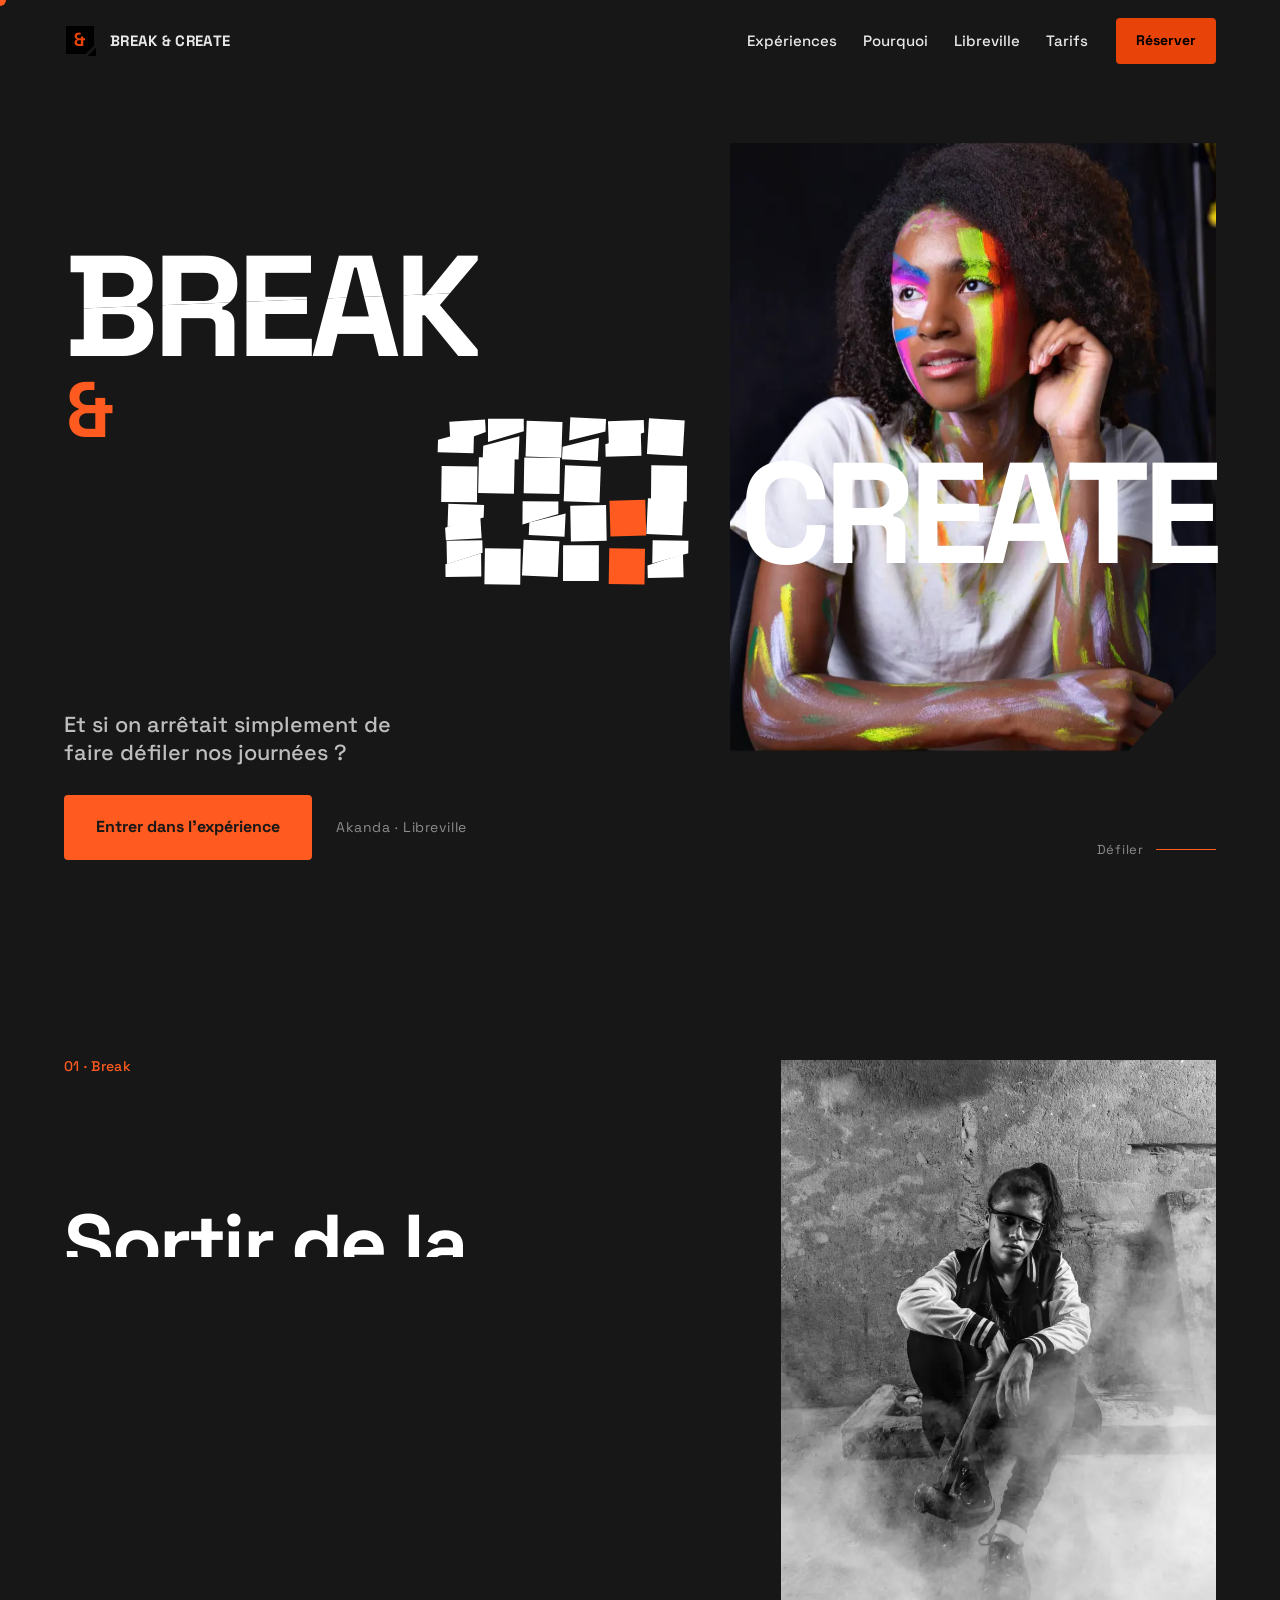
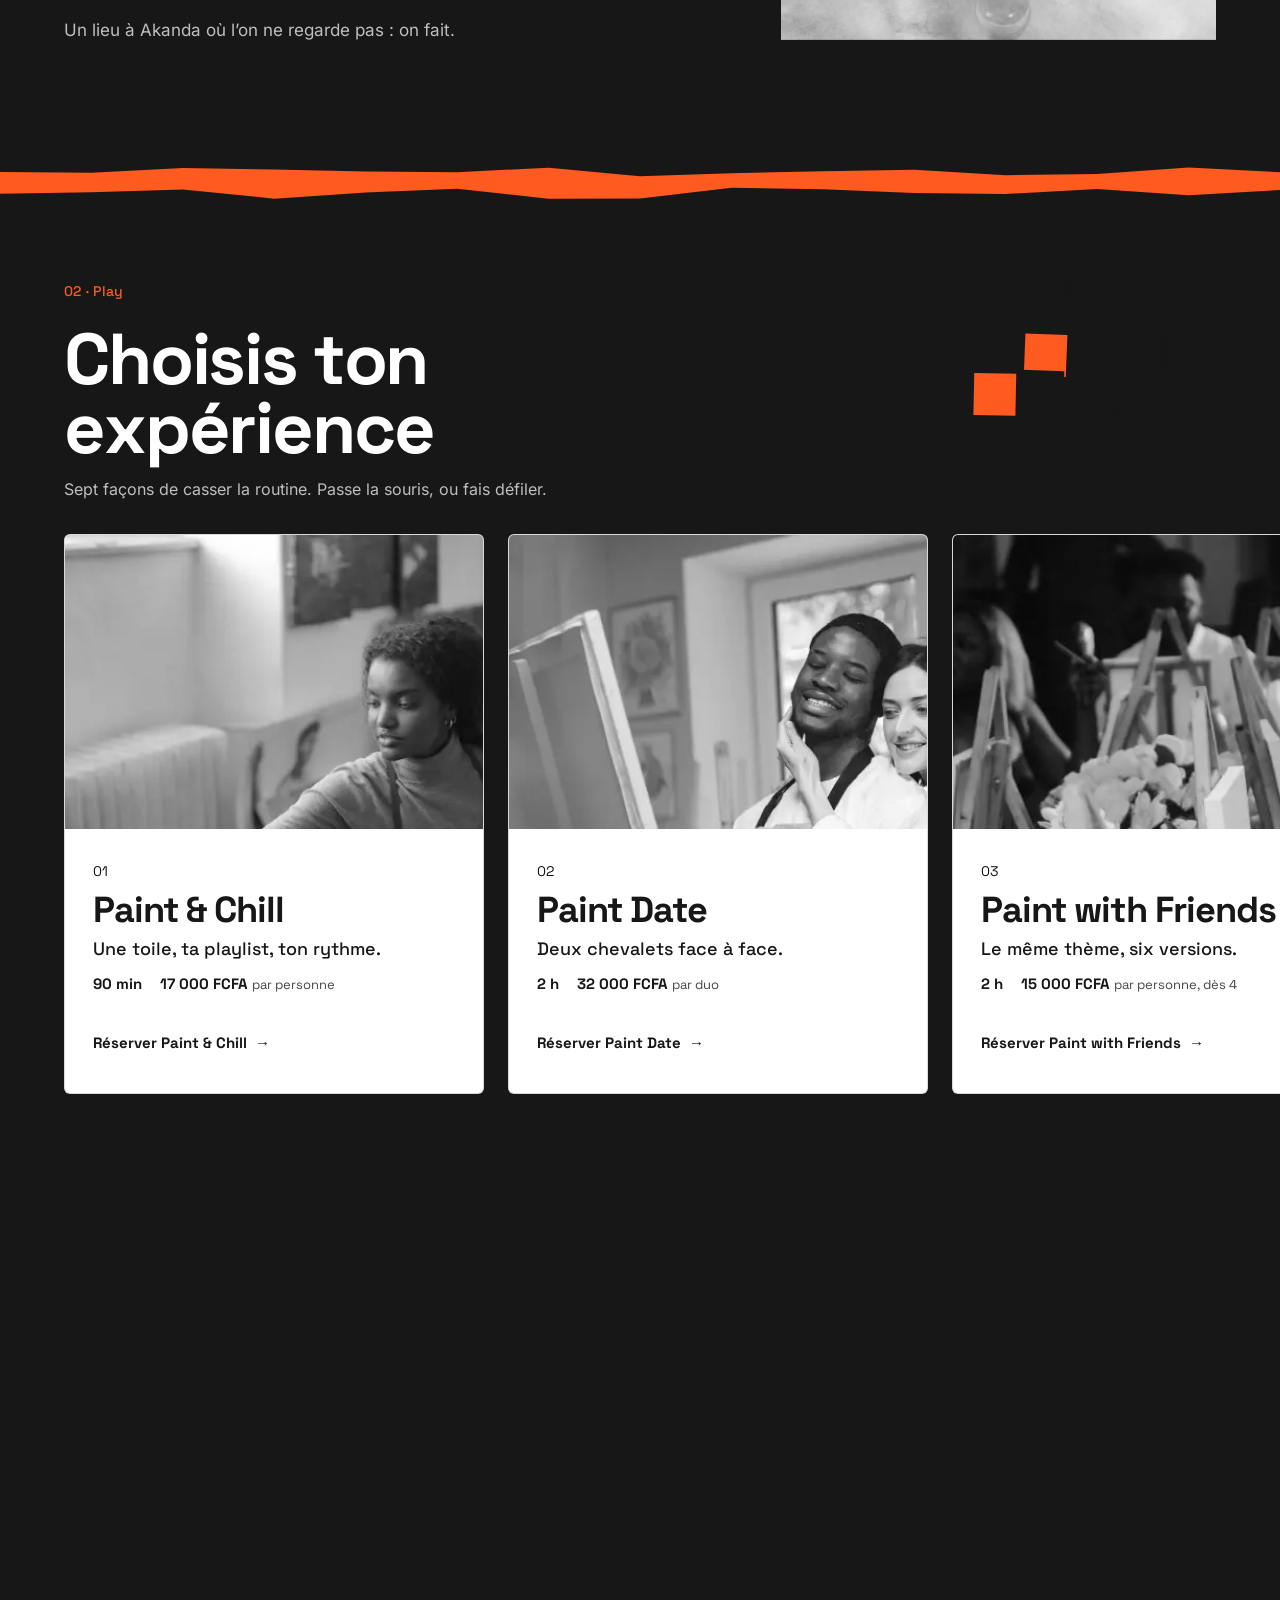
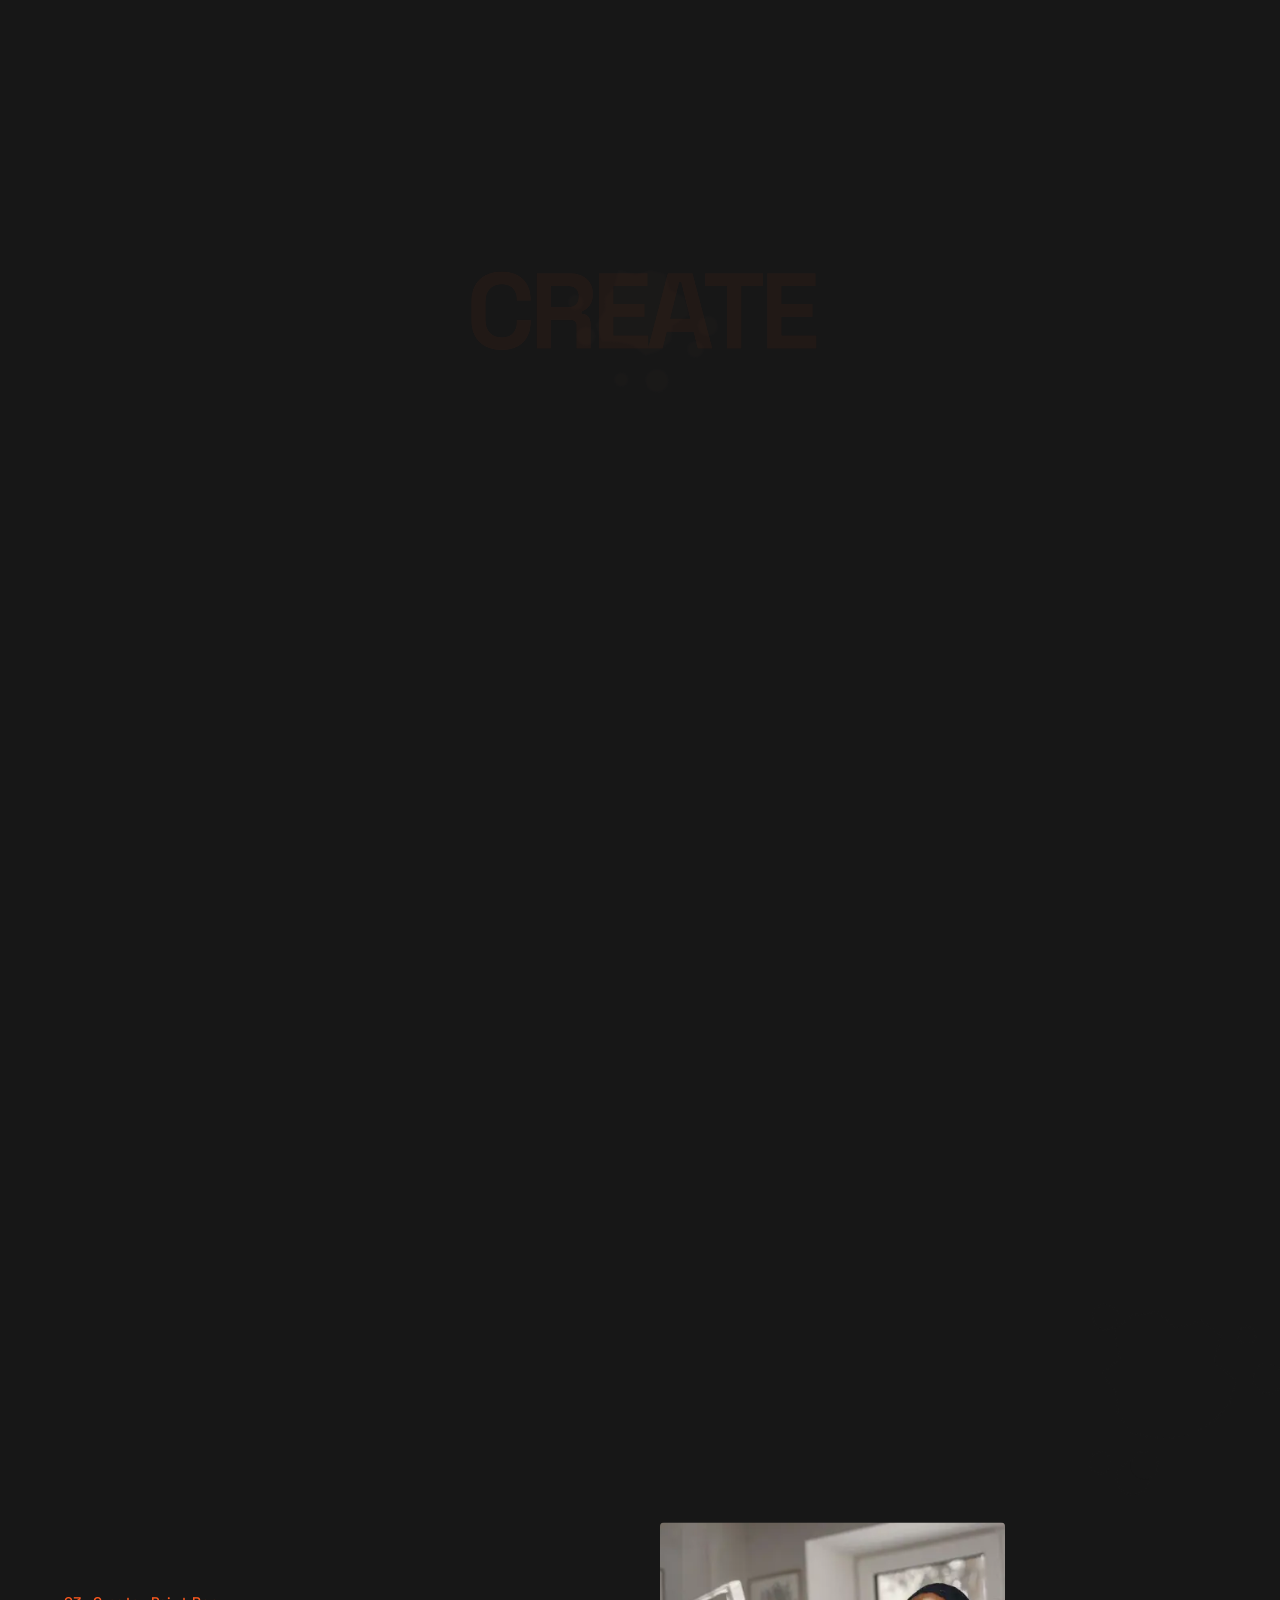
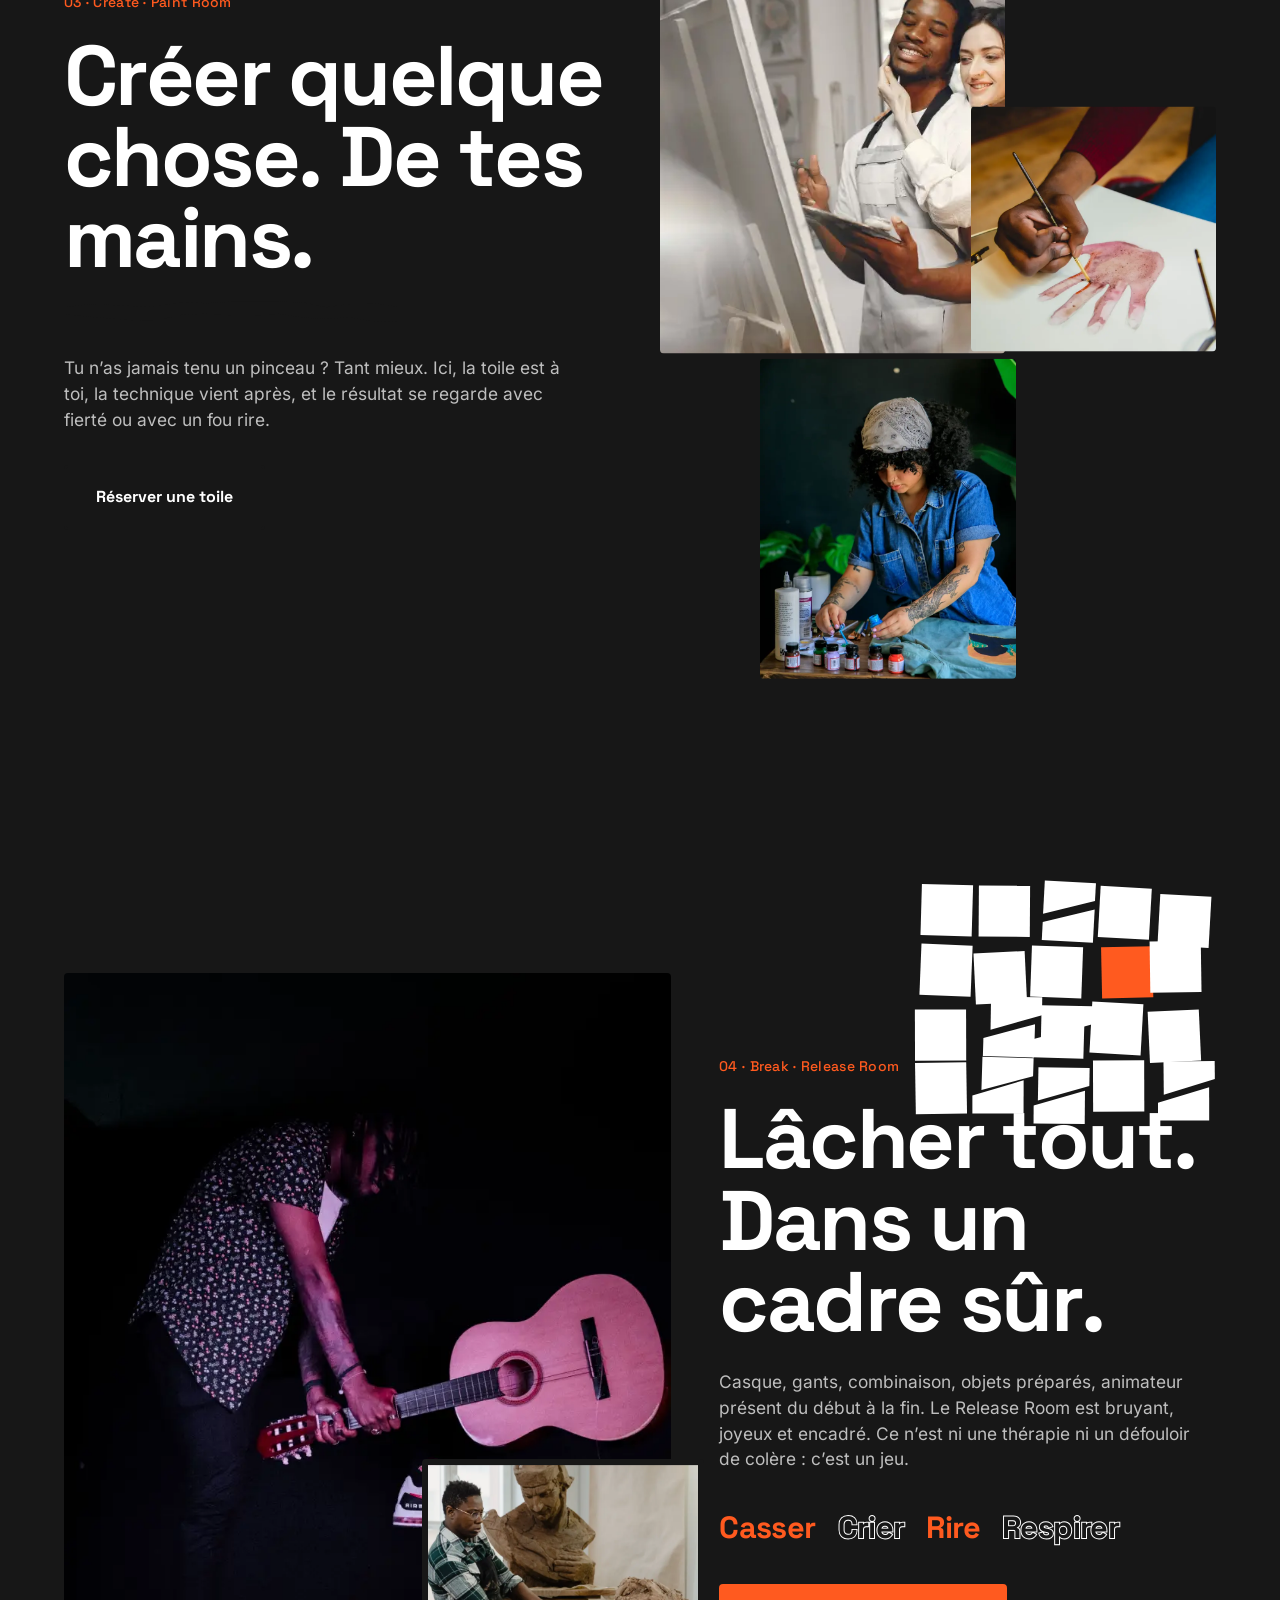
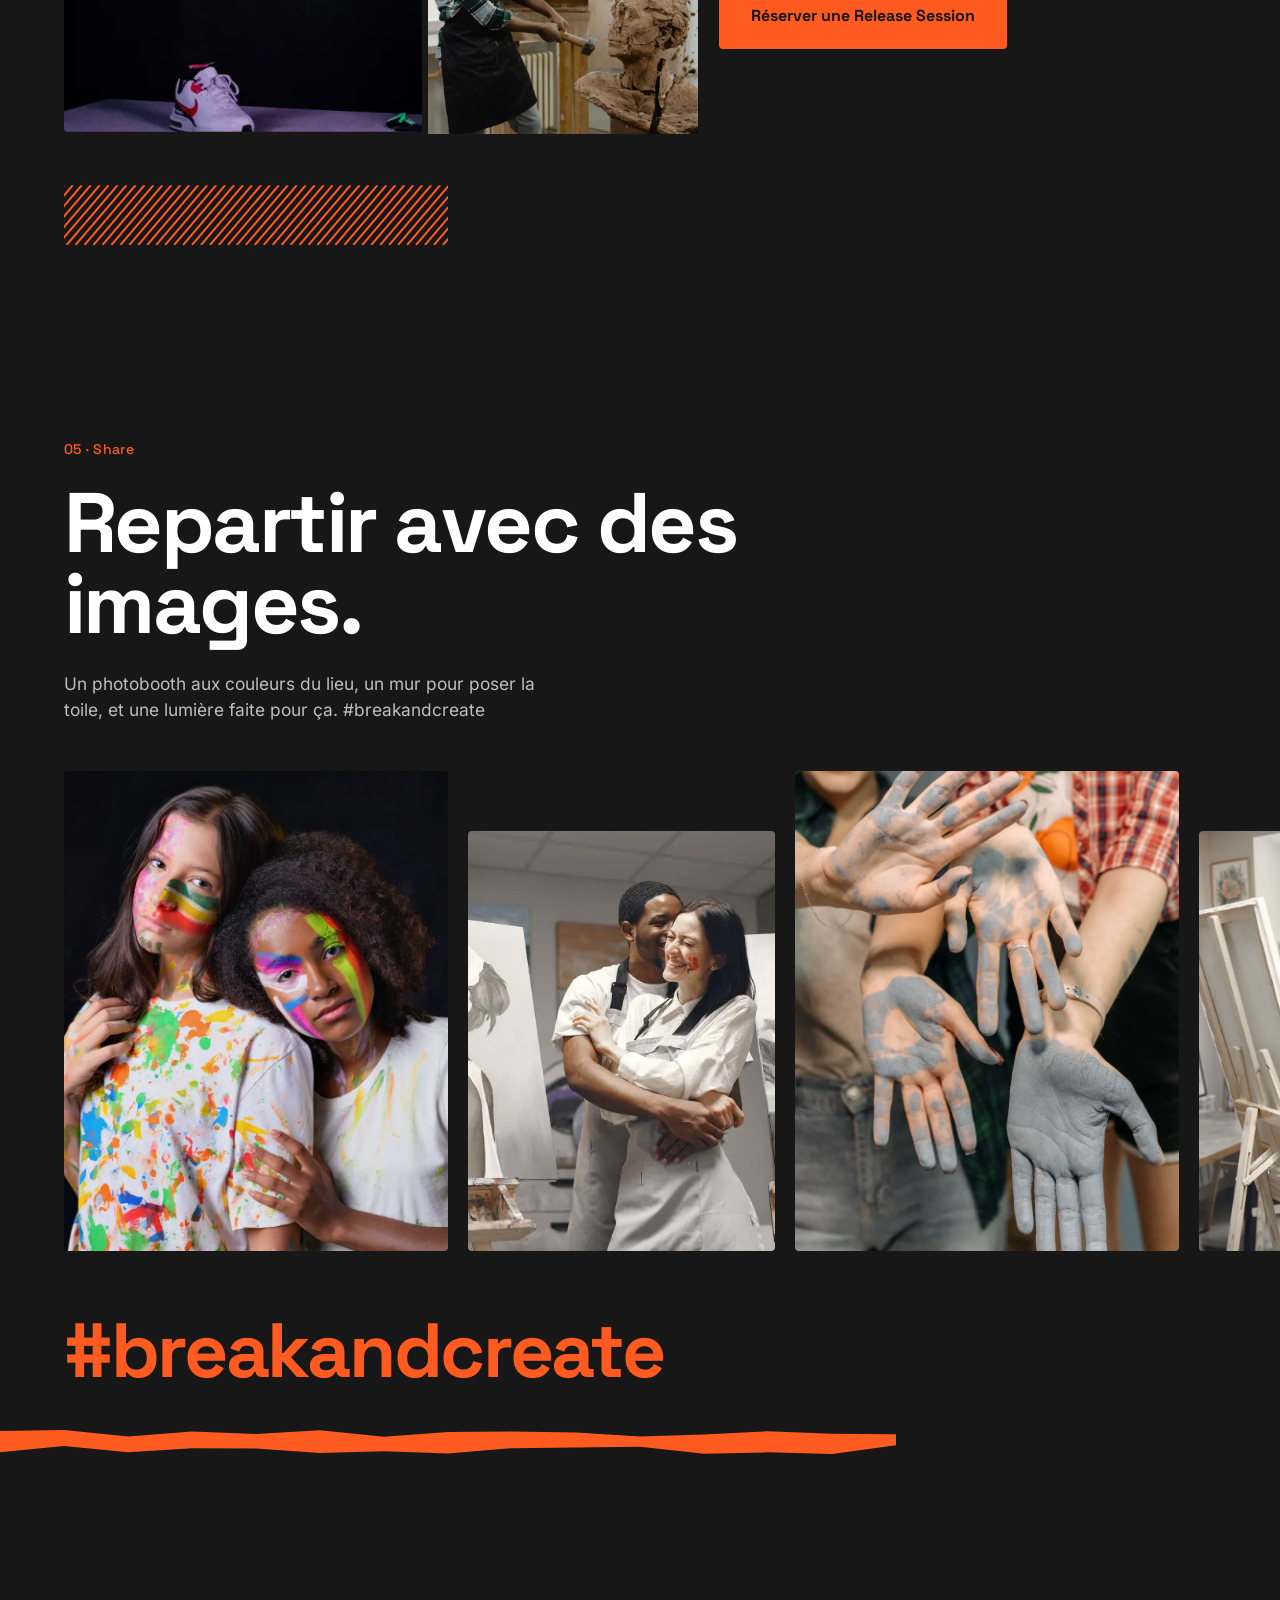
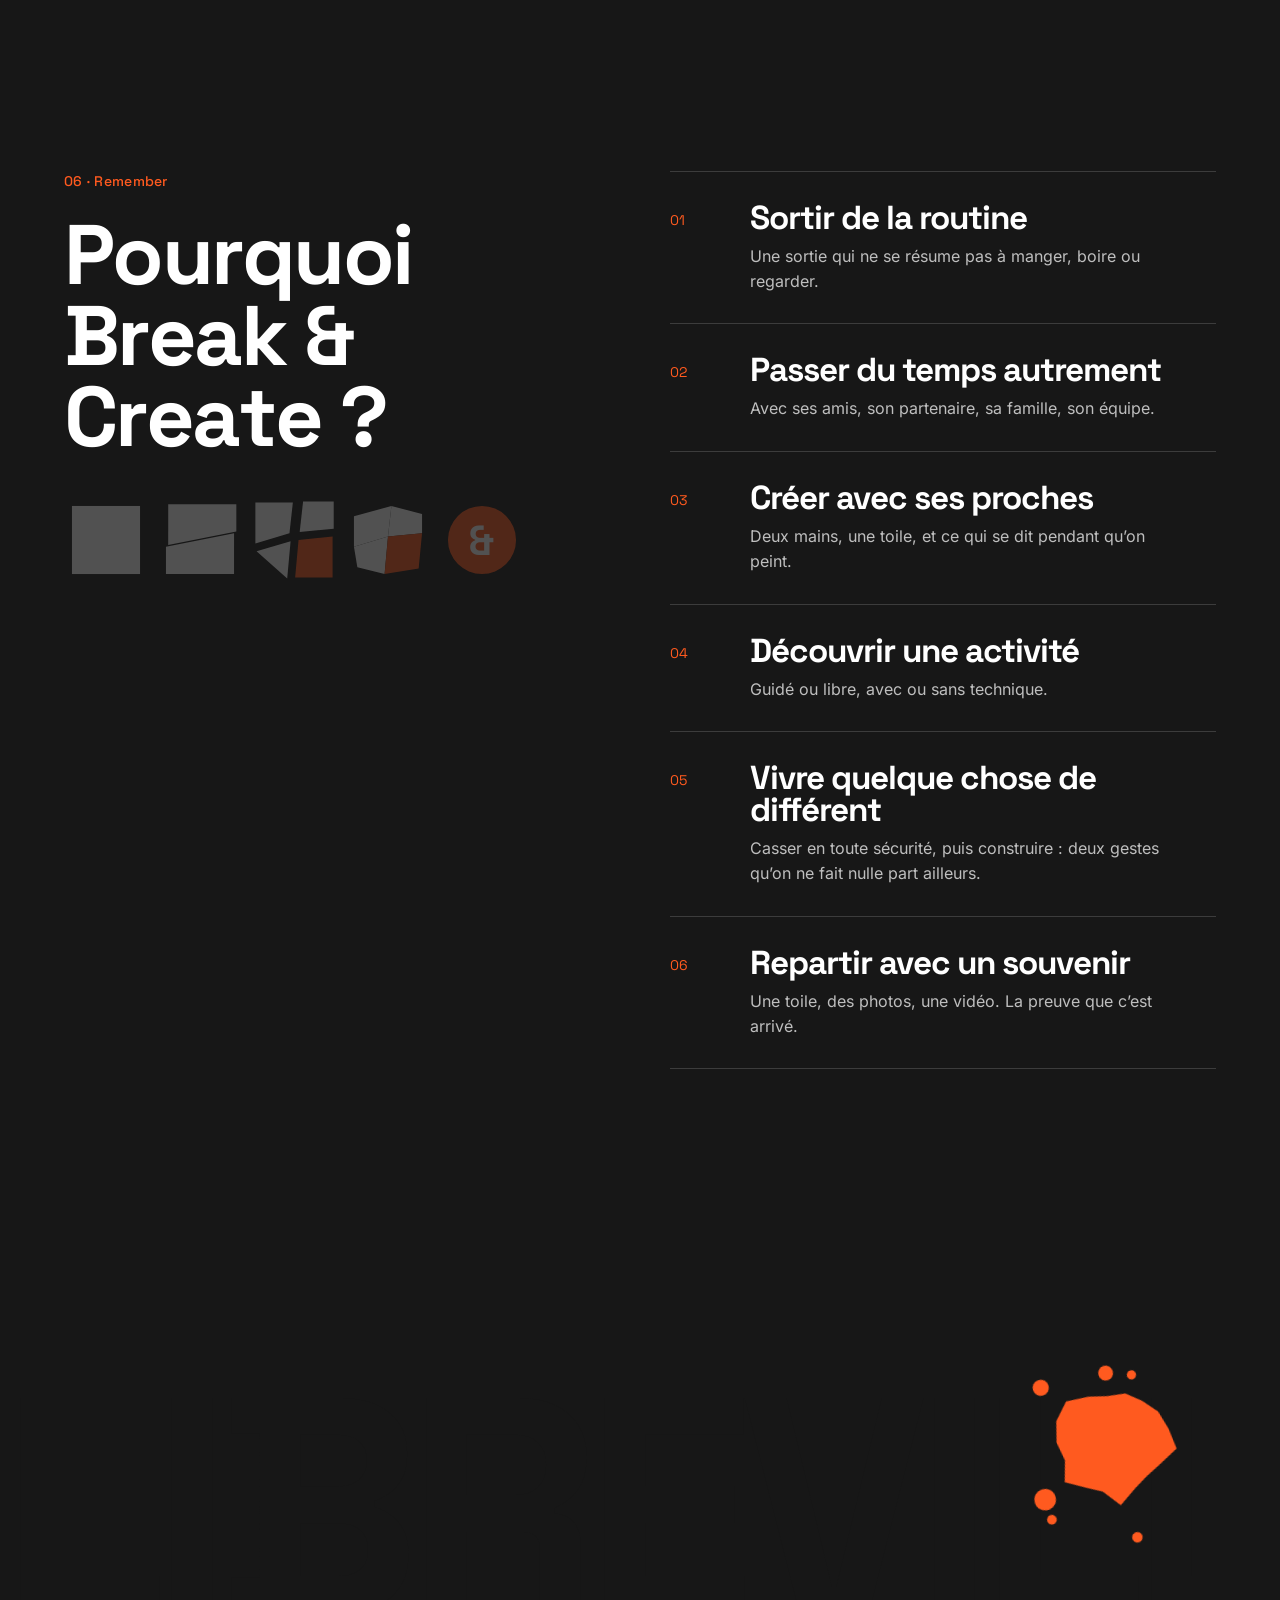
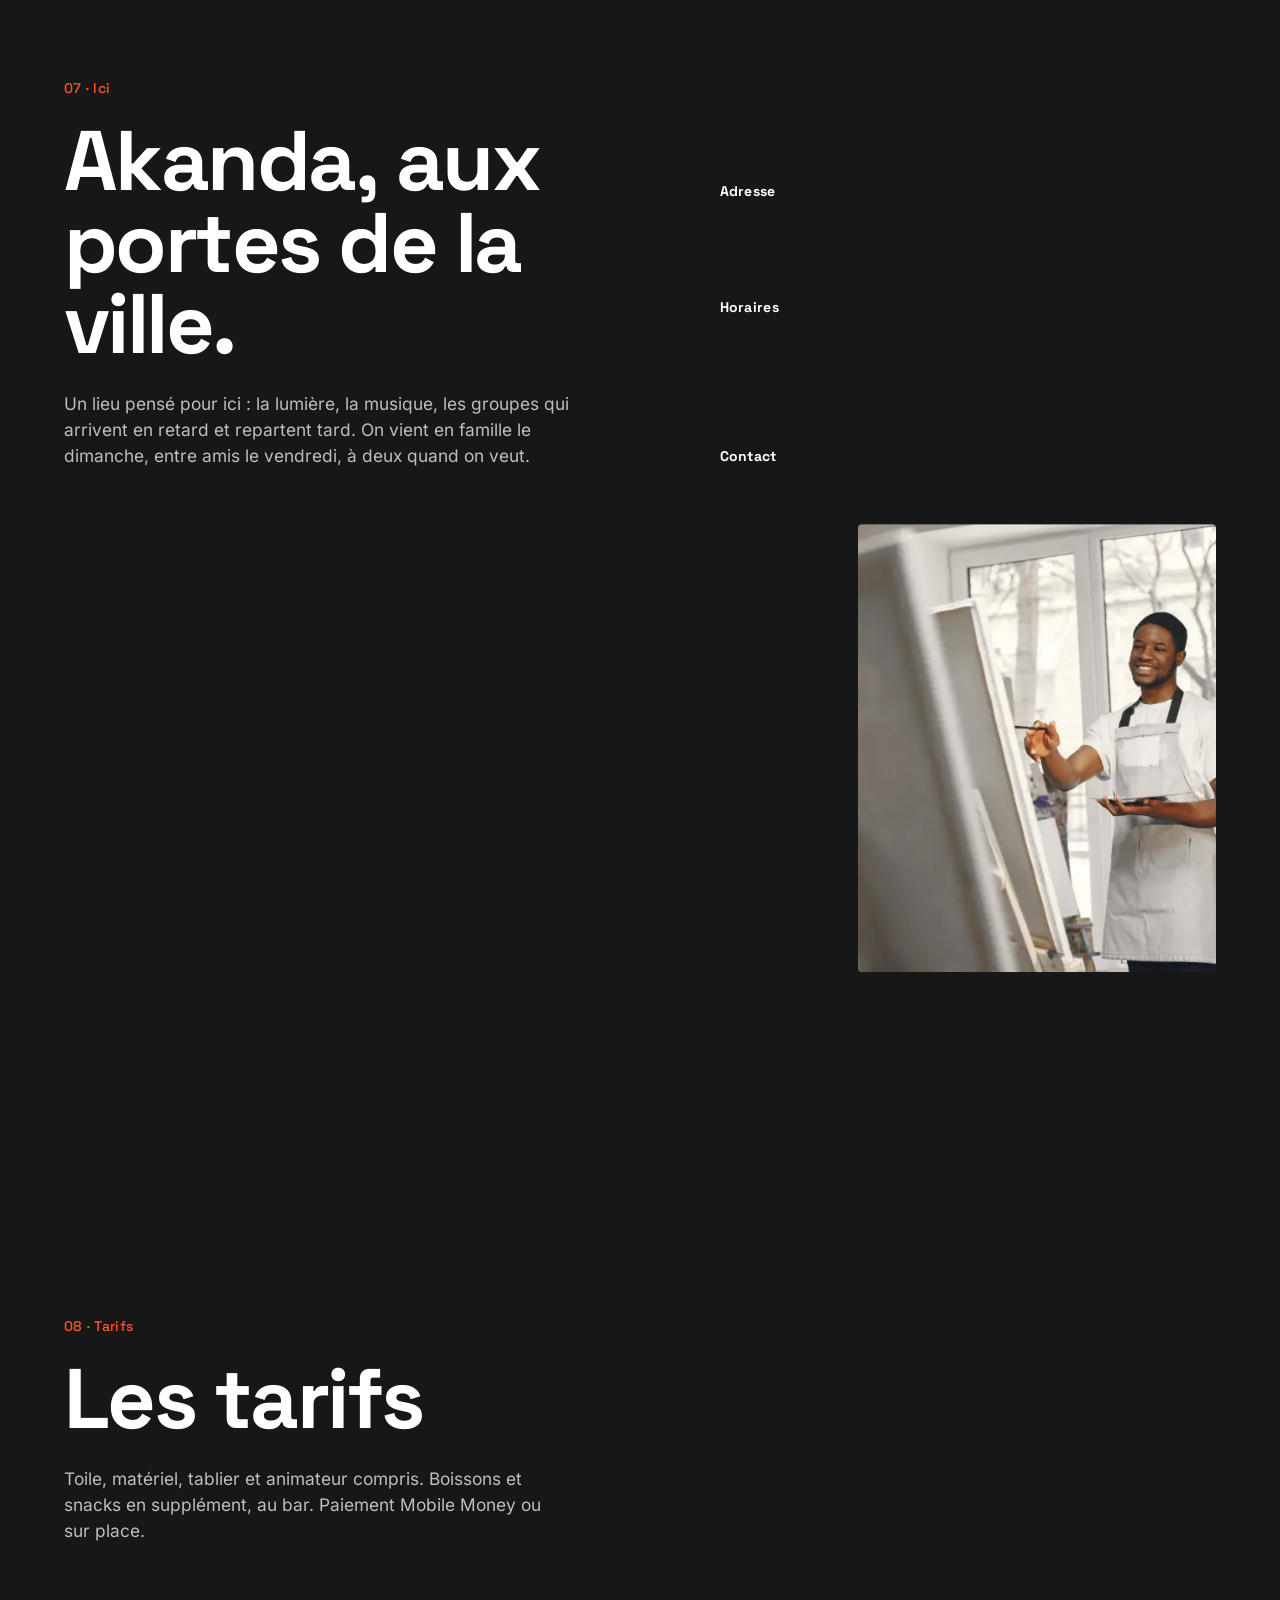
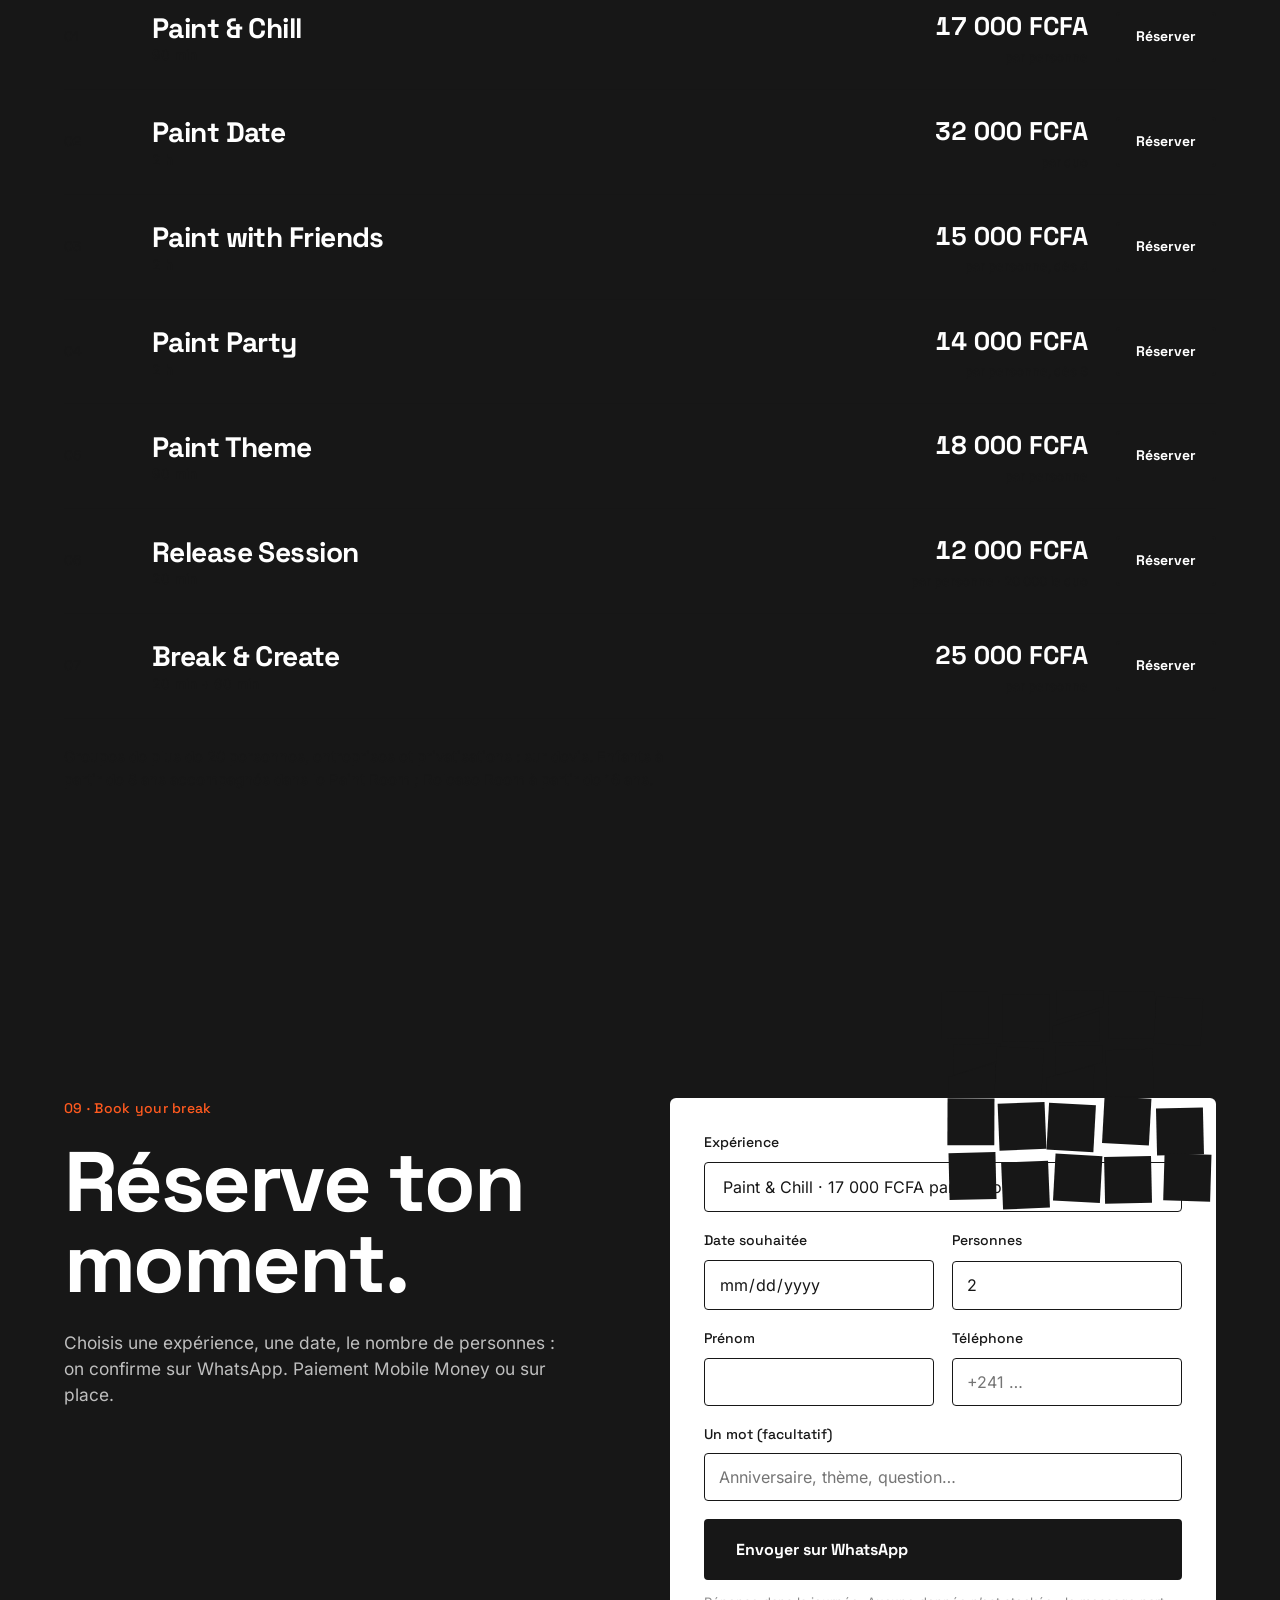
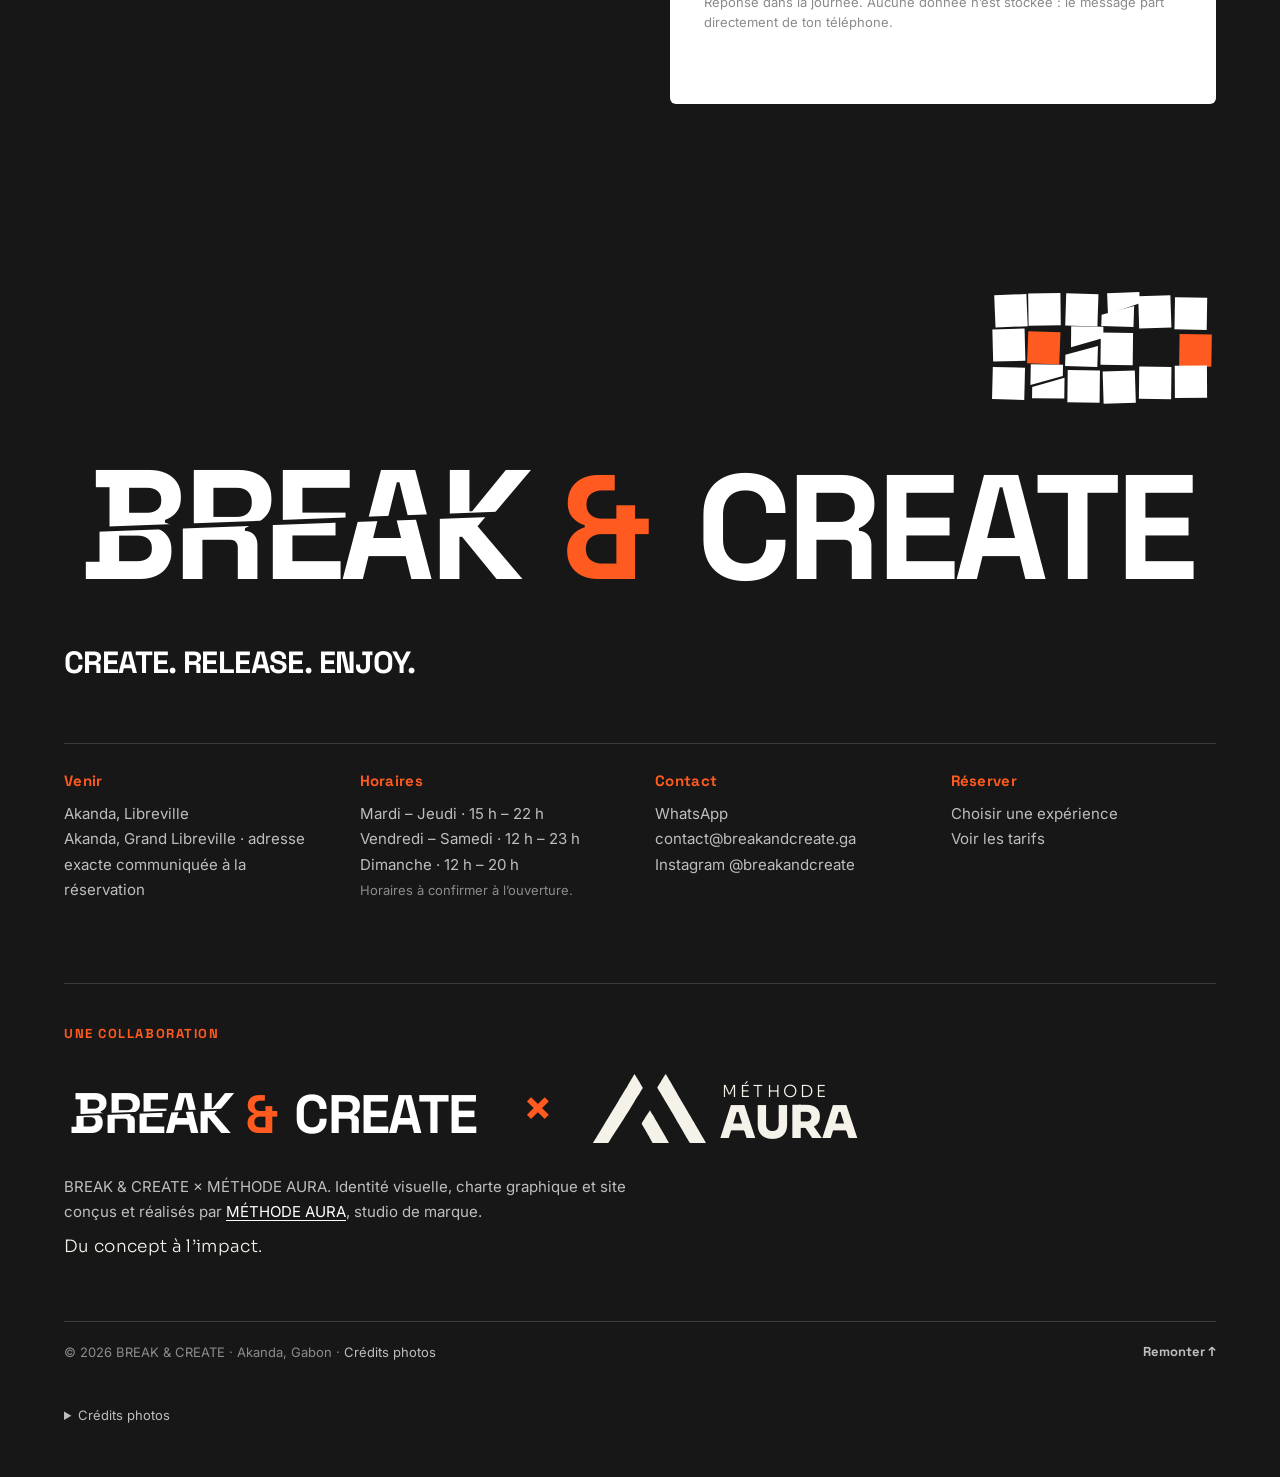
<file: site/index.html>
<!doctype html>
<html lang="fr">
<head>
<meta charset="utf-8">
<meta name="viewport" content="width=device-width, initial-scale=1">
<title>BREAK &amp; CREATE — Paint Room et Release Room à Libreville</title>
<meta name="description" content="Break &amp; Create, à Akanda (Libreville) : peindre ta toile dans le Paint Room, tout lâcher dans le Release Room. Paint &amp; Chill, Paint Date, Paint Party, Release Session. Réservation WhatsApp, tarifs en FCFA.">
<meta name="theme-color" content="#171717">
<meta property="og:title" content="BREAK &amp; CREATE — Break the routine. Create the moment.">
<meta property="og:description" content="Destination d’expériences créatives et immersives à Libreville : Paint Room et Release Room.">
<meta property="og:image" content="https://break-and-create.onrender.com/assets/img/hero-visage-1600.webp">
<meta property="og:url" content="https://break-and-create.onrender.com/">
<link rel="canonical" href="https://break-and-create.onrender.com/">
<meta property="og:locale" content="fr_GA">
<link rel="preload" as="image" imagesrcset="assets/img/hero-visage-800.webp 800w, assets/img/hero-visage-1600.webp 1600w" imagesizes="(max-width: 760px) 100vw, 50vw">
<link rel="stylesheet" href="assets/css/site.css?v=202611112153">
<link rel="icon" href="assets/favicon.svg" type="image/svg+xml">
</head>
<body>
<a class="evitement" href="#experiences">Aller aux expériences</a>

<div class="rideau" id="rideau" aria-hidden="true">
  <div class="rideau-mot"><svg xmlns="http://www.w3.org/2000/svg" viewBox="-10 -20 775 136" role="img" aria-label="BREAK &amp; CREATE" class="logo"><defs><clipPath id="h-1"><polygon points="-10,-20 310,-20 310,50 -10,62"/></clipPath><clipPath id="b-2"><polygon points="-10,62 310,50 310,130 -10,130"/></clipPath></defs>
      <g clip-path="url(#h-1)" transform="translate(7.000000000000001 -3.5000000000000004)"><text x="0" y="93" font-family="Space Grotesk, Arial, sans-serif" font-weight="700" font-size="100" letter-spacing="-3" fill="#FFFFFF">BREAK</text></g>
      <g clip-path="url(#b-2)"><text x="0" y="93" font-family="Space Grotesk, Arial, sans-serif" font-weight="700" font-size="100" letter-spacing="-3" fill="#FFFFFF">BREAK</text></g><text x="326" y="93" font-family="Space Grotesk, Arial, sans-serif" font-weight="700" font-size="100" letter-spacing="-3" fill="#FF5A1F">&amp;</text><text x="415" y="93" font-family="Space Grotesk, Arial, sans-serif" font-weight="700" font-size="100" letter-spacing="-3" fill="#FFFFFF">CREATE</text></svg></div>
</div>

<header class="entete" id="entete">
  <a class="entete-marque" href="#haut" aria-label="BREAK &amp; CREATE, retour en haut"><svg xmlns="http://www.w3.org/2000/svg" viewBox="-7.000000000000001 -7.000000000000001 121 121" role="img" aria-label="Symbole BREAK &amp; CREATE" class="symbole"><path d="M0 0H100V70L70 100H0Z" fill="#171717"/><polygon points="77,107 107,77 107,107" fill="#171717"/><text x="50" y="73" text-anchor="middle" font-family="Space Grotesk, Arial, sans-serif" font-weight="700" font-size="68" fill="#FF5A1F">&amp;</text></svg><span>BREAK &amp; CREATE</span></a>
  <nav class="entete-nav" aria-label="Sections">
    <a href="#experiences" data-curseur="VOIR">Expériences</a>
    <a href="#pourquoi" data-curseur="LIRE">Pourquoi</a>
    <a href="#libreville" data-curseur="VENIR">Libreville</a>
    <a href="#tarifs" data-curseur="FCFA">Tarifs</a>
  </nav>
  <a class="bouton bouton--orange bouton--petit" href="#reserver" data-magnetique data-curseur="RÉSERVER">Réserver</a>
  <button class="entete-menu" type="button" aria-label="Ouvrir le menu" aria-expanded="false" aria-controls="menu" data-menu><span></span><span></span></button>
</header>
<div class="menu" id="menu" hidden data-lenis-prevent>
  <nav aria-label="Menu">
    <a href="#experiences">Expériences</a><a href="#create">Paint Room</a><a href="#release">Release Room</a><a href="#pourquoi">Pourquoi</a><a href="#libreville">Libreville</a><a href="#tarifs">Tarifs</a><a href="#reserver">Réserver</a>
  </nav>
  <p class="menu-pied">CREATE. RELEASE. ENJOY.<br><a href="https://instagram.com/breakandcreate" rel="noopener" target="_blank">Instagram</a> · <a href="https://wa.me/241000000000?text=Bonjour%20Break%20%26%20Create" rel="noopener" target="_blank">WhatsApp</a></p>
</div>

<div class="curseur" aria-hidden="true"><span class="curseur-point"></span><span class="curseur-mot"></span></div>

<main id="haut">
  <!-- SCÈNE 01 — BREAK -->
  <section class="scene heros" id="break" data-fond="noir" aria-labelledby="titre-heros">
    <div class="motif motif--heros" data-motif="eclate" aria-hidden="true"><svg xmlns="http://www.w3.org/2000/svg" viewBox="-12 -12 429 291" class="fragments" aria-hidden="true"><polygon points="0,0 60,0 60,21 0,39" fill="#FFFFFF" transform="translate(6 -3.5999999999999996)"/><polygon points="0,39 60,21 60,60 0,60" fill="#FFFFFF"/><polygon points="69,0 129,0 129,21 69,39" fill="#FFFFFF" transform="translate(9 -5.3999999999999995)"/><polygon points="69,39 129,21 129,60 69,60" fill="#FFFFFF"/><rect x="138" y="0" width="60" height="60" fill="#FFFFFF"/><polygon points="207,0 267,0 267,21 207,39" fill="#FFFFFF" transform="translate(5 -3)"/><polygon points="207,39 267,21 267,60 207,60" fill="#FFFFFF"/><polygon points="276,0 336,0 336,21 276,39" fill="#FFFFFF" transform="translate(6 -3.5999999999999996)"/><polygon points="276,39 336,21 336,60 276,60" fill="#FFFFFF"/><rect x="345" y="0" width="60" height="60" fill="#FFFFFF"/><rect x="0" y="69" width="60" height="60" fill="#FFFFFF"/><rect x="69" y="69" width="60" height="60" fill="#FFFFFF"/><rect x="138" y="69" width="60" height="60" fill="#FFFFFF"/><rect x="207" y="69" width="60" height="60" fill="#FFFFFF"/><rect x="345" y="69" width="60" height="60" fill="#FFFFFF"/><polygon points="0,138 60,138 60,159 0,177" fill="#FFFFFF" transform="translate(11 -6.6)"/><polygon points="0,177 60,159 60,198 0,198" fill="#FFFFFF"/><polygon points="138,138 198,138 198,159 138,177" fill="#FFFFFF" transform="translate(5 -3)"/><polygon points="138,177 198,159 198,198 138,198" fill="#FFFFFF"/><rect x="207" y="138" width="60" height="60" fill="#FFFFFF"/><rect x="276" y="138" width="60" height="60" fill="#FF5A1F"/><rect x="345" y="138" width="60" height="60" fill="#FFFFFF"/><polygon points="0,207 60,207 60,228 0,246" fill="#FFFFFF" transform="translate(12 -7.199999999999999)"/><polygon points="0,246 60,228 60,267 0,267" fill="#FFFFFF"/><rect x="69" y="207" width="60" height="60" fill="#FFFFFF"/><rect x="138" y="207" width="60" height="60" fill="#FFFFFF"/><rect x="207" y="207" width="60" height="60" fill="#FFFFFF"/><rect x="276" y="207" width="60" height="60" fill="#FF5A1F"/><polygon points="345,207 405,207 405,228 345,246" fill="#FFFFFF" transform="translate(9 -5.3999999999999995)"/><polygon points="345,246 405,228 405,267 345,267" fill="#FFFFFF"/></svg></div>
    <h1 id="titre-heros" class="heros-titre">
      <span class="heros-break" data-fracture><span class="visuellement-cache">Break</span><span class="fracture" aria-hidden="true"><span class="fracture-haut">BREAK</span><span class="fracture-bas">BREAK</span></span></span>
      <span class="heros-amp" aria-hidden="true">&amp;</span>
      <span class="heros-create"><span class="visuellement-cache">Create</span><span aria-hidden="true"><span class="car">C</span><span class="car">R</span><span class="car">E</span><span class="car">A</span><span class="car">T</span><span class="car">E</span></span></span>
    </h1>
    <div class="heros-photo" data-parallaxe="0.12"><picture class=""><source type="image/webp" srcset="assets/img/hero-visage-800.webp 800w, assets/img/hero-visage-1600.webp 1600w" sizes="(max-width: 760px) 100vw, 46vw"><img src="assets/img/hero-visage.jpg" alt="Portrait d’une jeune femme, le visage traversé de traits de peinture colorée" loading="eager" decoding="async" fetchpriority="high"></picture></div>
    <p class="heros-question" data-reveal>Et si on arrêtait simplement de faire défiler nos journées ?</p>
    <div class="heros-actions" data-reveal>
      <a class="bouton bouton--orange" href="#step-out" data-magnetique data-curseur="ENTRER">Entrer dans l’expérience</a>
      <span class="heros-lieu">Akanda · Libreville</span>
    </div>
    <p class="heros-indice" aria-hidden="true"><span>Défiler</span><i></i></p>
  </section>

  <!-- SCÈNE 02 — STEP OUT -->
  <section class="scene step-out" id="step-out" data-fond="noir" aria-labelledby="titre-step-out">
    <div class="step-out-pin">
      <p class="scene-num">01 · Break</p>
      <h2 id="titre-step-out" class="step-out-lignes"><span class="ligne"><span>Sortir de la routine.</span></span><span class="ligne"><span>Faire une pause.</span></span><span class="ligne"><span>Changer d’air.</span></span><span class="ligne"><span>Se libérer du quotidien.</span></span></h2>
      <p class="step-out-note" data-reveal>Un lieu à Akanda où l’on ne regarde pas : on fait.</p>
      <div class="step-out-photo" data-masque><picture class=""><source type="image/webp" srcset="assets/img/casse-masse-nb-800.webp 800w, assets/img/casse-masse-nb-1600.webp 1600w" sizes="(max-width: 760px) 80vw, 34vw"><img src="assets/img/casse-masse-nb.jpg" alt="Portrait en noir et blanc d’une jeune femme assise, une masse à la main" loading="lazy" decoding="async"></picture></div>
      <div class="motif motif--trace-step" data-motif="trace" aria-hidden="true"><svg xmlns="http://www.w3.org/2000/svg" viewBox="0 0 1600 90" class="trace" aria-hidden="true" preserveAspectRatio="none"><path d="M0.0 33.1 L114.3 34.3 L228.6 27.1 L342.9 29.2 L457.1 32.4 L571.4 33.4 L685.7 26.5 L800.0 39.4 L914.3 34.7 L1028.6 31.9 L1142.9 29.8 L1257.1 37.9 L1371.4 35.9 L1485.7 26.4 L1600.0 33.3 L1600.0 60.0 L1485.7 67.9 L1371.4 58.6 L1257.1 65.9 L1142.9 64.6 L1028.6 59.0 L914.3 56.7 L800.0 72.7 L685.7 73.3 L571.4 58.0 L457.1 63.8 L342.9 73.0 L228.6 59.2 L114.3 63.3 L0.0 65.7 Z" fill="#FF5A1F"/></svg></div>
    </div>
  </section>

  <!-- SCÈNE 03 — PLAY : les expériences -->
  <section class="scene experiences" id="experiences" data-fond="blanc" aria-labelledby="titre-experiences">
    <div class="motif motif--exp" data-motif="eclate" aria-hidden="true"><svg xmlns="http://www.w3.org/2000/svg" viewBox="-12 -12 360 222" class="fragments" aria-hidden="true"><rect x="0" y="0" width="60" height="60" fill="#171717"/><rect x="69" y="0" width="60" height="60" fill="#171717"/><rect x="138" y="0" width="60" height="60" fill="#171717"/><rect x="207" y="0" width="60" height="60" fill="#171717"/><polygon points="276,0 336,0 336,21 276,39" fill="#171717" transform="translate(7 -4.2)"/><polygon points="276,39 336,21 336,60 276,60" fill="#171717"/><rect x="0" y="69" width="60" height="60" fill="#171717"/><rect x="69" y="69" width="60" height="60" fill="#FF5A1F"/><rect x="138" y="69" width="60" height="60" fill="#171717"/><rect x="207" y="69" width="60" height="60" fill="#171717"/><rect x="276" y="69" width="60" height="60" fill="#171717"/><rect x="0" y="138" width="60" height="60" fill="#FF5A1F"/><polygon points="69,138 129,138 129,159 69,177" fill="#171717" transform="translate(9 -5.3999999999999995)"/><polygon points="69,177 129,159 129,198 69,198" fill="#171717"/><rect x="138" y="138" width="60" height="60" fill="#171717"/><rect x="207" y="138" width="60" height="60" fill="#171717"/></svg></div>
    <div class="experiences-tete">
      <p class="scene-num">02 · Play</p>
      <h2 id="titre-experiences" class="titre-scene"><span class="visuellement-cache">Choisis ton expérience</span><span aria-hidden="true"><span class="mot"><span class="car">C</span><span class="car">h</span><span class="car">o</span><span class="car">i</span><span class="car">s</span><span class="car">i</span><span class="car">s</span></span> <span class="mot"><span class="car">t</span><span class="car">o</span><span class="car">n</span></span> <span class="mot"><span class="car">e</span><span class="car">x</span><span class="car">p</span><span class="car">é</span><span class="car">r</span><span class="car">i</span><span class="car">e</span><span class="car">n</span><span class="car">c</span><span class="car">e</span></span></span></h2>
      <p class="experiences-aide" data-reveal>Sept façons de casser la routine. Passe la souris, ou fais défiler.</p>
    </div>
    <div class="experiences-piste" data-piste>
      
      <article class="experience experience--create" id="exp-paint-chill" data-curseur="PEINDRE">
        <div class="experience-visuel" aria-hidden="true"><picture class=""><source type="image/webp" srcset="assets/img/atelier-tablier-rouge-800.webp 800w, assets/img/atelier-tablier-rouge-1600.webp 1600w" sizes="(max-width: 760px) 100vw, 34vw"><img src="assets/img/atelier-tablier-rouge.jpg" alt="Une jeune femme en tablier rouge choisit ses couleurs dans l’atelier" loading="lazy" decoding="async"></picture></div>
        <span class="experience-num">01</span>
        <h3 class="experience-nom">Paint &amp; Chill</h3>
        <p class="experience-accroche">Une toile, ta playlist, ton rythme.</p>
        <p class="experience-infos"><span>90 min</span><span>17 000 FCFA <small>par personne</small></span></p>
        <p class="experience-texte"><span>Séance libre. Tu reçois une toile 30 × 40, la peinture, les pinceaux et un tablier. Boissons et snacks au bar, en supplément. Personne ne juge, tout le monde repart avec sa toile.</span></p>
        <a class="experience-lien" href="#reserver" data-experience="paint-chill">Réserver Paint &amp; Chill <i aria-hidden="true">→</i></a>
      </article>
      <article class="experience experience--create" id="exp-paint-date" data-curseur="À DEUX">
        <div class="experience-visuel" aria-hidden="true"><picture class=""><source type="image/webp" srcset="assets/img/couple-chevalet-800.webp 800w, assets/img/couple-chevalet-1600.webp 1600w" sizes="(max-width: 760px) 100vw, 34vw"><img src="assets/img/couple-chevalet.jpg" alt="Un couple peint ensemble sur un même chevalet" loading="lazy" decoding="async"></picture></div>
        <span class="experience-num">02</span>
        <h3 class="experience-nom">Paint Date</h3>
        <p class="experience-accroche">Deux chevalets face à face.</p>
        <p class="experience-infos"><span>2 h</span><span>32 000 FCFA <small>par duo</small></span></p>
        <p class="experience-texte"><span>Deux toiles, un chevalet pour deux, une playlist douce. Le rendez-vous qu’on n’oublie pas, avec une preuve accrochée au mur.</span></p>
        <a class="experience-lien" href="#reserver" data-experience="paint-date">Réserver Paint Date <i aria-hidden="true">→</i></a>
      </article>
      <article class="experience experience--create" id="exp-paint-friends" data-curseur="ENTRE AMIS">
        <div class="experience-visuel" aria-hidden="true"><picture class=""><source type="image/webp" srcset="assets/img/groupe-atelier-800.webp 800w, assets/img/groupe-atelier-1600.webp 1600w" sizes="(max-width: 760px) 100vw, 34vw"><img src="assets/img/groupe-atelier.jpg" alt="Un groupe d’amis peint sur des chevalets alignés" loading="lazy" decoding="async"></picture></div>
        <span class="experience-num">03</span>
        <h3 class="experience-nom">Paint with Friends</h3>
        <p class="experience-accroche">Le même thème, six versions.</p>
        <p class="experience-infos"><span>2 h</span><span>15 000 FCFA <small>par personne, dès 4</small></span></p>
        <p class="experience-texte"><span>Un thème commun, chacun sa toile, et la comparaison finale qui fait rire tout le monde. Bar sur place.</span></p>
        <a class="experience-lien" href="#reserver" data-experience="paint-friends">Réserver Paint with Friends <i aria-hidden="true">→</i></a>
      </article>
      <article class="experience experience--create" id="exp-paint-party" data-curseur="LA FÊTE">
        <div class="experience-visuel" aria-hidden="true"><picture class=""><source type="image/webp" srcset="assets/img/homme-exterieur-800.webp 800w, assets/img/homme-exterieur-1600.webp 1600w" sizes="(max-width: 760px) 100vw, 34vw"><img src="assets/img/homme-exterieur.jpg" alt="Un jeune homme sourit en peignant, pinceau à la main" loading="lazy" decoding="async"></picture></div>
        <span class="experience-num">04</span>
        <h3 class="experience-nom">Paint Party</h3>
        <p class="experience-accroche">Anniversaire, équipe, EVJF.</p>
        <p class="experience-infos"><span>2 h</span><span>14 000 FCFA <small>par personne, dès 8</small></span></p>
        <p class="experience-texte"><span>La salle pour vous, un animateur, un thème choisi ensemble, gâteau et playlist bienvenus. Privatisation complète sur devis.</span></p>
        <a class="experience-lien" href="#reserver" data-experience="paint-party">Réserver Paint Party <i aria-hidden="true">→</i></a>
      </article>
      <article class="experience experience--create" id="exp-paint-theme" data-curseur="APPRENDRE">
        <div class="experience-visuel" aria-hidden="true"><picture class=""><source type="image/webp" srcset="assets/img/peinture-chevalet-femme-800.webp 800w, assets/img/peinture-chevalet-femme-1600.webp 1600w" sizes="(max-width: 760px) 100vw, 34vw"><img src="assets/img/peinture-chevalet-femme.jpg" alt="" loading="lazy" decoding="async"></picture></div>
        <span class="experience-num">05</span>
        <h3 class="experience-nom">Paint Theme</h3>
        <p class="experience-accroche">Chaque jeudi, un sujet imposé.</p>
        <p class="experience-infos"><span>90 min</span><span>18 000 FCFA <small>par personne</small></span></p>
        <p class="experience-texte"><span>Un thème par semaine, guidé pas à pas par un artiste. Pour ceux qui veulent apprendre un geste, pas seulement passer un moment.</span></p>
        <a class="experience-lien" href="#reserver" data-experience="paint-theme">Réserver Paint Theme <i aria-hidden="true">→</i></a>
      </article>
      <article class="experience experience--break" id="exp-release" data-curseur="LÂCHER">
        <div class="experience-visuel" aria-hidden="true"><picture class=""><source type="image/webp" srcset="assets/img/casse-guitare-tv-800.webp 800w, assets/img/casse-guitare-tv-1600.webp 1600w" sizes="(max-width: 760px) 100vw, 34vw"><img src="assets/img/casse-guitare-tv.jpg" alt="Un homme brise une guitare sur un vieux téléviseur" loading="lazy" decoding="async"></picture></div>
        <span class="experience-num">06</span>
        <h3 class="experience-nom">Release Session</h3>
        <p class="experience-accroche">Vingt minutes pour tout lâcher.</p>
        <p class="experience-infos"><span>20 min</span><span>12 000 FCFA <small>par personne · 20 000 le duo</small></span></p>
        <p class="experience-texte"><span>Casque, gants, combinaison, une batte et des objets préparés pour ça. Un animateur, une playlist qui tape, et le silence après. Rien de médical : juste du bruit et du rire.</span></p>
        <a class="experience-lien" href="#reserver" data-experience="release">Réserver Release Session <i aria-hidden="true">→</i></a>
      </article>
      <article class="experience experience--both" id="exp-combo" data-curseur="LES DEUX">
        <div class="experience-visuel" aria-hidden="true"><picture class=""><source type="image/webp" srcset="assets/img/casse-marteau-portrait-800.webp 800w, assets/img/casse-marteau-portrait-1600.webp 1600w" sizes="(max-width: 760px) 100vw, 34vw"><img src="assets/img/casse-marteau-portrait.jpg" alt="" loading="lazy" decoding="async"></picture></div>
        <span class="experience-num">07</span>
        <h3 class="experience-nom">Break &amp; Create</h3>
        <p class="experience-accroche">Casser d’abord, peindre ensuite.</p>
        <p class="experience-infos"><span>20 min + 60 min</span><span>25 000 FCFA <small>par personne</small></span></p>
        <p class="experience-texte"><span>L’expérience complète : une Release Session, puis une toile pour poser ce qui reste. La formule qui porte notre nom.</span></p>
        <a class="experience-lien" href="#reserver" data-experience="combo">Réserver la formule <i aria-hidden="true">→</i></a>
      </article>
    </div>
  </section>

  <!-- TRANSITION — le mot CREATE grandit jusqu'à devenir la scène -->
  <section class="scene zoom" id="zoom" data-fond="blanc" aria-hidden="true">
    <div class="zoom-pin"><div class="motif motif--zoom" data-motif="tache" aria-hidden="true"><svg xmlns="http://www.w3.org/2000/svg" viewBox="0 0 160 160" class="eclaboussure" aria-hidden="true"><path d="M128.5 80.0 L127.8 97.4 L107.9 103.4 L101.7 117.6 L87.7 123.8 L72.2 124.5 L62.6 110.1 L51.7 103.8 L33.5 96.9 L32.3 80.0 L46.3 67.7 L50.1 54.9 L61.7 48.4 L71.6 32.4 L86.7 41.8 L102.0 41.9 L115.7 50.0 L116.2 66.8 Z" fill="#FF5A1F"/><circle cx="18.8" cy="87.4" r="9.1" fill="#FF5A1F"/><circle cx="75.8" cy="153.5" r="11.2" fill="#FF5A1F"/><circle cx="40.6" cy="141.6" r="6.5" fill="#FF5A1F"/><circle cx="123.7" cy="134.1" r="7.8" fill="#FF5A1F"/><circle cx="143.2" cy="114.7" r="9.8" fill="#FF5A1F"/><circle cx="19.0" cy="50.7" r="7.3" fill="#FF5A1F"/></svg></div><p class="zoom-mot">CREATE</p></div>
  </section>

  <!-- SCÈNE 04 — CREATE : Paint Room -->
  <section class="scene create" id="create" data-fond="orange" aria-labelledby="titre-create">
    <div class="create-texte">
      <p class="scene-num">03 · Create · Paint Room</p>
      <h2 id="titre-create" class="titre-scene"><span class="visuellement-cache">Créer quelque chose. De tes mains.</span><span aria-hidden="true"><span class="mot"><span class="car">C</span><span class="car">r</span><span class="car">é</span><span class="car">e</span><span class="car">r</span></span> <span class="mot"><span class="car">q</span><span class="car">u</span><span class="car">e</span><span class="car">l</span><span class="car">q</span><span class="car">u</span><span class="car">e</span></span> <span class="mot"><span class="car">c</span><span class="car">h</span><span class="car">o</span><span class="car">s</span><span class="car">e</span><span class="car">.</span></span> <span class="mot"><span class="car">D</span><span class="car">e</span></span> <span class="mot"><span class="car">t</span><span class="car">e</span><span class="car">s</span></span> <span class="mot"><span class="car">m</span><span class="car">a</span><span class="car">i</span><span class="car">n</span><span class="car">s</span><span class="car">.</span></span></span></h2>
      <div class="motif motif--trace-create" data-motif="trace" aria-hidden="true"><svg xmlns="http://www.w3.org/2000/svg" viewBox="0 0 600 70" class="trace" aria-hidden="true" preserveAspectRatio="none"><path d="M0.0 31.8 L42.9 27.1 L85.7 27.9 L128.6 30.0 L171.4 29.7 L214.3 22.9 L257.1 25.0 L300.0 22.4 L342.9 22.5 L385.7 22.1 L428.6 23.2 L471.4 31.8 L514.3 26.4 L557.1 24.7 L600.0 30.9 L600.0 55.9 L557.1 57.3 L514.3 49.5 L471.4 52.5 L428.6 49.9 L385.7 43.4 L342.9 46.8 L300.0 46.7 L257.1 43.5 L214.3 44.5 L171.4 53.7 L128.6 55.6 L85.7 51.6 L42.9 48.5 L0.0 43.6 Z" fill="#171717"/></svg></div>
      <p class="scene-para" data-reveal>Tu n’as jamais tenu un pinceau ? Tant mieux. Ici, la toile est à toi, la technique vient après, et le résultat se regarde avec fierté ou avec un fou rire.</p>
      <a class="bouton" href="#reserver" data-magnetique data-curseur="PEINDRE">Réserver une toile</a>
    </div>
    <div class="motif motif--create" data-motif="tache" aria-hidden="true"><svg xmlns="http://www.w3.org/2000/svg" viewBox="0 0 160 160" class="eclaboussure" aria-hidden="true"><path d="M115.9 80.0 L127.0 97.1 L117.1 111.1 L102.8 119.5 L87.6 123.2 L72.6 122.1 L58.4 117.4 L45.2 109.2 L41.1 94.1 L44.2 80.0 L38.1 64.8 L53.9 58.1 L55.8 38.1 L71.6 32.2 L88.0 34.8 L97.7 49.3 L116.0 49.8 L125.8 63.3 Z" fill="#171717"/><circle cx="38.0" cy="140.5" r="11.5" fill="#171717"/><circle cx="142.6" cy="68.9" r="6.2" fill="#171717"/><circle cx="19.4" cy="123.6" r="7.6" fill="#171717"/><circle cx="147.9" cy="101.7" r="10.5" fill="#171717"/><circle cx="48.1" cy="134.3" r="9.6" fill="#171717"/><circle cx="52.6" cy="27.9" r="8.8" fill="#171717"/></svg></div>
    <div class="create-photos">
      <div class="create-photo create-photo--1" data-parallaxe="-0.08"><picture class=""><source type="image/webp" srcset="assets/img/couple-chevalet-800.webp 800w, assets/img/couple-chevalet-1600.webp 1600w" sizes="(max-width: 760px) 70vw, 30vw"><img src="assets/img/couple-chevalet.jpg" alt="Un couple peint ensemble sur un même chevalet" loading="lazy" decoding="async"></picture></div>
      <div class="create-photo create-photo--2" data-parallaxe="0.1"><picture class=""><source type="image/webp" srcset="assets/img/main-pinceau-800.webp 800w, assets/img/main-pinceau-1600.webp 1600w" sizes="(max-width: 760px) 50vw, 22vw"><img src="assets/img/main-pinceau.jpg" alt="Une main tient un pinceau au-dessus d’une toile" loading="lazy" decoding="async"></picture></div>
      <div class="create-photo create-photo--3" data-parallaxe="-0.04"><picture class=""><source type="image/webp" srcset="assets/img/femme-denim-800.webp 800w, assets/img/femme-denim-1600.webp 1600w" sizes="(max-width: 760px) 60vw, 26vw"><img src="assets/img/femme-denim.jpg" alt="Une jeune femme en chemise en jean peint, concentrée" loading="lazy" decoding="async"></picture></div>
    </div>
  </section>

  <!-- SCÈNE 05 — BREAK : Release Room -->
  <section class="scene release" id="release" data-fond="noir" aria-labelledby="titre-release">
    <div class="motif motif--release" data-motif="eclate" aria-hidden="true"><svg xmlns="http://www.w3.org/2000/svg" viewBox="-12 -12 360 291" class="fragments" aria-hidden="true"><rect x="0" y="0" width="60" height="60" fill="#FFFFFF"/><rect x="69" y="0" width="60" height="60" fill="#FFFFFF"/><polygon points="138,0 198,0 198,21 138,39" fill="#FFFFFF" transform="translate(11 -6.6)"/><polygon points="138,39 198,21 198,60 138,60" fill="#FFFFFF"/><rect x="207" y="0" width="60" height="60" fill="#FFFFFF"/><rect x="276" y="0" width="60" height="60" fill="#FFFFFF"/><rect x="0" y="69" width="60" height="60" fill="#FFFFFF"/><rect x="69" y="69" width="60" height="60" fill="#FFFFFF"/><rect x="138" y="69" width="60" height="60" fill="#FFFFFF"/><rect x="207" y="69" width="60" height="60" fill="#FF5A1F"/><rect x="276" y="69" width="60" height="60" fill="#FFFFFF"/><rect x="0" y="138" width="60" height="60" fill="#FFFFFF"/><polygon points="69,138 129,138 129,159 69,177" fill="#FFFFFF" transform="translate(12 -7.199999999999999)"/><polygon points="69,177 129,159 129,198 69,198" fill="#FFFFFF"/><polygon points="138,138 198,138 198,159 138,177" fill="#FFFFFF" transform="translate(5 -3)"/><polygon points="138,177 198,159 198,198 138,198" fill="#FFFFFF"/><rect x="207" y="138" width="60" height="60" fill="#FFFFFF"/><rect x="276" y="138" width="60" height="60" fill="#FFFFFF"/><rect x="0" y="207" width="60" height="60" fill="#FFFFFF"/><polygon points="69,207 129,207 129,228 69,246" fill="#FFFFFF" transform="translate(10 -6)"/><polygon points="69,246 129,228 129,267 69,267" fill="#FFFFFF"/><polygon points="138,207 198,207 198,228 138,246" fill="#FFFFFF" transform="translate(9 -5.3999999999999995)"/><polygon points="138,246 198,228 198,267 138,267" fill="#FFFFFF"/><rect x="207" y="207" width="60" height="60" fill="#FFFFFF"/><polygon points="276,207 336,207 336,228 276,246" fill="#FFFFFF" transform="translate(9 -5.3999999999999995)"/><polygon points="276,246 336,228 336,267 276,267" fill="#FFFFFF"/></svg></div>
    <div class="motif motif--hachures" data-motif="hachures" aria-hidden="true"><svg xmlns="http://www.w3.org/2000/svg" viewBox="0 0 600 80" class="hachures" aria-hidden="true" preserveAspectRatio="none"><line x1="-80" y1="80" x2="0" y2="0" stroke="#FF5A1F" stroke-width="3"/><line x1="-66" y1="80" x2="14" y2="0" stroke="#FF5A1F" stroke-width="3"/><line x1="-52" y1="80" x2="28" y2="0" stroke="#FF5A1F" stroke-width="3"/><line x1="-38" y1="80" x2="42" y2="0" stroke="#FF5A1F" stroke-width="3"/><line x1="-24" y1="80" x2="56" y2="0" stroke="#FF5A1F" stroke-width="3"/><line x1="-10" y1="80" x2="70" y2="0" stroke="#FF5A1F" stroke-width="3"/><line x1="4" y1="80" x2="84" y2="0" stroke="#FF5A1F" stroke-width="3"/><line x1="18" y1="80" x2="98" y2="0" stroke="#FF5A1F" stroke-width="3"/><line x1="32" y1="80" x2="112" y2="0" stroke="#FF5A1F" stroke-width="3"/><line x1="46" y1="80" x2="126" y2="0" stroke="#FF5A1F" stroke-width="3"/><line x1="60" y1="80" x2="140" y2="0" stroke="#FF5A1F" stroke-width="3"/><line x1="74" y1="80" x2="154" y2="0" stroke="#FF5A1F" stroke-width="3"/><line x1="88" y1="80" x2="168" y2="0" stroke="#FF5A1F" stroke-width="3"/><line x1="102" y1="80" x2="182" y2="0" stroke="#FF5A1F" stroke-width="3"/><line x1="116" y1="80" x2="196" y2="0" stroke="#FF5A1F" stroke-width="3"/><line x1="130" y1="80" x2="210" y2="0" stroke="#FF5A1F" stroke-width="3"/><line x1="144" y1="80" x2="224" y2="0" stroke="#FF5A1F" stroke-width="3"/><line x1="158" y1="80" x2="238" y2="0" stroke="#FF5A1F" stroke-width="3"/><line x1="172" y1="80" x2="252" y2="0" stroke="#FF5A1F" stroke-width="3"/><line x1="186" y1="80" x2="266" y2="0" stroke="#FF5A1F" stroke-width="3"/><line x1="200" y1="80" x2="280" y2="0" stroke="#FF5A1F" stroke-width="3"/><line x1="214" y1="80" x2="294" y2="0" stroke="#FF5A1F" stroke-width="3"/><line x1="228" y1="80" x2="308" y2="0" stroke="#FF5A1F" stroke-width="3"/><line x1="242" y1="80" x2="322" y2="0" stroke="#FF5A1F" stroke-width="3"/><line x1="256" y1="80" x2="336" y2="0" stroke="#FF5A1F" stroke-width="3"/><line x1="270" y1="80" x2="350" y2="0" stroke="#FF5A1F" stroke-width="3"/><line x1="284" y1="80" x2="364" y2="0" stroke="#FF5A1F" stroke-width="3"/><line x1="298" y1="80" x2="378" y2="0" stroke="#FF5A1F" stroke-width="3"/><line x1="312" y1="80" x2="392" y2="0" stroke="#FF5A1F" stroke-width="3"/><line x1="326" y1="80" x2="406" y2="0" stroke="#FF5A1F" stroke-width="3"/><line x1="340" y1="80" x2="420" y2="0" stroke="#FF5A1F" stroke-width="3"/><line x1="354" y1="80" x2="434" y2="0" stroke="#FF5A1F" stroke-width="3"/><line x1="368" y1="80" x2="448" y2="0" stroke="#FF5A1F" stroke-width="3"/><line x1="382" y1="80" x2="462" y2="0" stroke="#FF5A1F" stroke-width="3"/><line x1="396" y1="80" x2="476" y2="0" stroke="#FF5A1F" stroke-width="3"/><line x1="410" y1="80" x2="490" y2="0" stroke="#FF5A1F" stroke-width="3"/><line x1="424" y1="80" x2="504" y2="0" stroke="#FF5A1F" stroke-width="3"/><line x1="438" y1="80" x2="518" y2="0" stroke="#FF5A1F" stroke-width="3"/><line x1="452" y1="80" x2="532" y2="0" stroke="#FF5A1F" stroke-width="3"/><line x1="466" y1="80" x2="546" y2="0" stroke="#FF5A1F" stroke-width="3"/><line x1="480" y1="80" x2="560" y2="0" stroke="#FF5A1F" stroke-width="3"/><line x1="494" y1="80" x2="574" y2="0" stroke="#FF5A1F" stroke-width="3"/><line x1="508" y1="80" x2="588" y2="0" stroke="#FF5A1F" stroke-width="3"/><line x1="522" y1="80" x2="602" y2="0" stroke="#FF5A1F" stroke-width="3"/><line x1="536" y1="80" x2="616" y2="0" stroke="#FF5A1F" stroke-width="3"/><line x1="550" y1="80" x2="630" y2="0" stroke="#FF5A1F" stroke-width="3"/><line x1="564" y1="80" x2="644" y2="0" stroke="#FF5A1F" stroke-width="3"/><line x1="578" y1="80" x2="658" y2="0" stroke="#FF5A1F" stroke-width="3"/><line x1="592" y1="80" x2="672" y2="0" stroke="#FF5A1F" stroke-width="3"/><line x1="606" y1="80" x2="686" y2="0" stroke="#FF5A1F" stroke-width="3"/><line x1="620" y1="80" x2="700" y2="0" stroke="#FF5A1F" stroke-width="3"/><line x1="634" y1="80" x2="714" y2="0" stroke="#FF5A1F" stroke-width="3"/><line x1="648" y1="80" x2="728" y2="0" stroke="#FF5A1F" stroke-width="3"/><line x1="662" y1="80" x2="742" y2="0" stroke="#FF5A1F" stroke-width="3"/><line x1="676" y1="80" x2="756" y2="0" stroke="#FF5A1F" stroke-width="3"/></svg></div>
    <div class="release-photo" data-masque><picture class=""><source type="image/webp" srcset="assets/img/casse-guitare-tv-800.webp 800w, assets/img/casse-guitare-tv-1600.webp 1600w" sizes="(max-width: 760px) 100vw, 56vw"><img src="assets/img/casse-guitare-tv.jpg" alt="Un homme brise une guitare sur un vieux téléviseur" loading="lazy" decoding="async"></picture></div>
    <div class="release-texte">
      <p class="scene-num">04 · Break · Release Room</p>
      <h2 id="titre-release" class="titre-scene"><span class="visuellement-cache">Lâcher tout. Dans un cadre sûr.</span><span aria-hidden="true"><span class="mot"><span class="car">L</span><span class="car">â</span><span class="car">c</span><span class="car">h</span><span class="car">e</span><span class="car">r</span></span> <span class="mot"><span class="car">t</span><span class="car">o</span><span class="car">u</span><span class="car">t</span><span class="car">.</span></span> <span class="mot"><span class="car">D</span><span class="car">a</span><span class="car">n</span><span class="car">s</span></span> <span class="mot"><span class="car">u</span><span class="car">n</span></span> <span class="mot"><span class="car">c</span><span class="car">a</span><span class="car">d</span><span class="car">r</span><span class="car">e</span></span> <span class="mot"><span class="car">s</span><span class="car">û</span><span class="car">r</span><span class="car">.</span></span></span></h2>
      <p class="scene-para" data-reveal>Casque, gants, combinaison, objets préparés, animateur présent du début à la fin. Le Release Room est bruyant, joyeux et encadré. Ce n’est ni une thérapie ni un défouloir de colère : c’est un jeu.</p>
      <ul class="release-mots" aria-label="Ce qu’on y fait"><li>Casser</li><li>Crier</li><li>Rire</li><li>Respirer</li></ul>
      <a class="bouton bouton--orange" href="#reserver" data-magnetique data-curseur="LÂCHER">Réserver une Release Session</a>
    </div>
    <div class="release-detail" data-parallaxe="0.06"><picture class=""><source type="image/webp" srcset="assets/img/casse-marteau-detail-800.webp 800w, assets/img/casse-marteau-detail-1600.webp 1600w" sizes="(max-width: 760px) 50vw, 22vw"><img src="assets/img/casse-marteau-detail.jpg" alt="Gros plan sur un marteau frappant une sculpture d’argile" loading="lazy" decoding="async"></picture></div>
  </section>

  <!-- SCÈNE 06 — SHARE -->
  <section class="scene share" id="share" data-fond="blanc" aria-labelledby="titre-share">
    <div class="share-tete">
      <p class="scene-num">05 · Share</p>
      <h2 id="titre-share" class="titre-scene"><span class="visuellement-cache">Repartir avec des images.</span><span aria-hidden="true"><span class="mot"><span class="car">R</span><span class="car">e</span><span class="car">p</span><span class="car">a</span><span class="car">r</span><span class="car">t</span><span class="car">i</span><span class="car">r</span></span> <span class="mot"><span class="car">a</span><span class="car">v</span><span class="car">e</span><span class="car">c</span></span> <span class="mot"><span class="car">d</span><span class="car">e</span><span class="car">s</span></span> <span class="mot"><span class="car">i</span><span class="car">m</span><span class="car">a</span><span class="car">g</span><span class="car">e</span><span class="car">s</span><span class="car">.</span></span></span></h2>
      <p class="scene-para" data-reveal>Un photobooth aux couleurs du lieu, un mur pour poser la toile, et une lumière faite pour ça. #breakandcreate</p>
    </div>
    <div class="galerie" data-galerie aria-label="Photos partagées par les visiteurs">
      <div class="galerie-piste">
        <figure class="galerie-photo"><picture class=""><source type="image/webp" srcset="assets/img/visages-duo-800.webp 800w, assets/img/visages-duo-1600.webp 1600w" sizes="(max-width: 760px) 70vw, 30vw"><img src="assets/img/visages-duo.jpg" alt="Deux amies, visages et t-shirts couverts de peinture, regardent l’objectif" loading="lazy" decoding="async"></picture></figure><figure class="galerie-photo"><picture class=""><source type="image/webp" srcset="assets/img/couple-etreinte-800.webp 800w, assets/img/couple-etreinte-1600.webp 1600w" sizes="(max-width: 760px) 70vw, 30vw"><img src="assets/img/couple-etreinte.jpg" alt="Un couple enlacé entre ses deux toiles" loading="lazy" decoding="async"></picture></figure><figure class="galerie-photo"><picture class=""><source type="image/webp" srcset="assets/img/mains-peinture-800.webp 800w, assets/img/mains-peinture-1600.webp 1600w" sizes="(max-width: 760px) 70vw, 30vw"><img src="assets/img/mains-peinture.jpg" alt="Deux paires de mains couvertes de peinture" loading="lazy" decoding="async"></picture></figure><figure class="galerie-photo"><picture class=""><source type="image/webp" srcset="assets/img/homme-palette-800.webp 800w, assets/img/homme-palette-1600.webp 1600w" sizes="(max-width: 760px) 70vw, 30vw"><img src="assets/img/homme-palette.jpg" alt="Un homme en tablier tient une palette devant sa toile" loading="lazy" decoding="async"></picture></figure><figure class="galerie-photo"><picture class=""><source type="image/webp" srcset="assets/img/visage-pinceaux-800.webp 800w, assets/img/visage-pinceaux-1600.webp 1600w" sizes="(max-width: 760px) 70vw, 30vw"><img src="assets/img/visage-pinceaux.jpg" alt="Un visage peint de couleurs vives entouré de pinceaux" loading="lazy" decoding="async"></picture></figure><figure class="galerie-photo"><picture class=""><source type="image/webp" srcset="assets/img/femme-toile-800.webp 800w, assets/img/femme-toile-1600.webp 1600w" sizes="(max-width: 760px) 70vw, 30vw"><img src="assets/img/femme-toile.jpg" alt="Une jeune femme regarde la toile qu’elle vient de finir" loading="lazy" decoding="async"></picture></figure><figure class="galerie-photo"><picture class=""><source type="image/webp" srcset="assets/img/casse-marteau-geste-800.webp 800w, assets/img/casse-marteau-geste-1600.webp 1600w" sizes="(max-width: 760px) 70vw, 30vw"><img src="assets/img/casse-marteau-geste.jpg" alt="Un sculpteur lève son marteau dans un atelier" loading="lazy" decoding="async"></picture></figure><figure class="galerie-photo"><picture class=""><source type="image/webp" srcset="assets/img/groupe-atelier-800.webp 800w, assets/img/groupe-atelier-1600.webp 1600w" sizes="(max-width: 760px) 70vw, 30vw"><img src="assets/img/groupe-atelier.jpg" alt="Un groupe d’amis peint sur des chevalets alignés" loading="lazy" decoding="async"></picture></figure>
      </div>
    </div>
    <div class="share-pied"><div class="motif motif--trace-share" data-motif="trace" aria-hidden="true"><svg xmlns="http://www.w3.org/2000/svg" viewBox="0 0 900 80" class="trace" aria-hidden="true" preserveAspectRatio="none"><path d="M0.0 27.2 L64.3 25.5 L128.6 35.8 L192.9 27.9 L257.1 31.9 L321.4 26.0 L385.7 36.3 L450.0 28.6 L514.3 27.8 L578.6 29.4 L642.9 36.1 L707.1 32.8 L771.4 27.6 L835.7 31.5 L900.0 32.5 L900.0 49.9 L835.7 64.0 L771.4 61.3 L707.1 63.4 L642.9 52.2 L578.6 53.4 L514.3 54.7 L450.0 63.0 L385.7 59.6 L321.4 62.4 L257.1 55.2 L192.9 54.7 L128.6 61.2 L64.3 51.3 L0.0 61.3 Z" fill="#FF5A1F"/></svg></div><p class="share-hashtag" aria-hidden="true">#breakandcreate</p></div>
  </section>

  <!-- SCÈNE 07 — REMEMBER : pourquoi -->
  <section class="scene pourquoi" id="pourquoi" data-fond="noir" aria-labelledby="titre-pourquoi">
    <div class="pourquoi-tete">
      <p class="scene-num">06 · Remember</p>
      <h2 id="titre-pourquoi" class="titre-scene"><span class="visuellement-cache">Pourquoi Break &amp; Create ?</span><span aria-hidden="true"><span class="mot"><span class="car">P</span><span class="car">o</span><span class="car">u</span><span class="car">r</span><span class="car">q</span><span class="car">u</span><span class="car">o</span><span class="car">i</span></span> <span class="mot"><span class="car">B</span><span class="car">r</span><span class="car">e</span><span class="car">a</span><span class="car">k</span></span> <span class="mot"><span class="car">&amp;</span></span> <span class="mot"><span class="car">C</span><span class="car">r</span><span class="car">e</span><span class="car">a</span><span class="car">t</span><span class="car">e</span></span> <span class="mot"><span class="car">?</span></span></span></h2>
      <div class="sequence" aria-hidden="true"><svg xmlns="http://www.w3.org/2000/svg" viewBox="-14 -14 148 148" class="sequence-etape" aria-hidden="true" data-etape="1"><rect width="120" height="120" fill="#FFFFFF"/></svg><svg xmlns="http://www.w3.org/2000/svg" viewBox="-14 -14 148 148" class="sequence-etape" aria-hidden="true" data-etape="2"><polygon points="0,0 120,0 120,48 0,72" fill="#FFFFFF" transform="translate(4 -3)"/><polygon points="0,72 120,48 120,120 0,120" fill="#FFFFFF"/></svg><svg xmlns="http://www.w3.org/2000/svg" viewBox="-14 -14 148 148" class="sequence-etape" aria-hidden="true" data-etape="3"><polygon points="0,0 66,0 60,54 0,72" fill="#FFFFFF" transform="translate(-8 -6)"/><polygon points="66,0 120,0 120,48 60,54" fill="#FFFFFF" transform="translate(10 -8)"/><polygon points="0,72 60,54 54,120" fill="#FFFFFF" transform="translate(-6 8)"/><polygon points="60,54 120,48 120,120 54,120" fill="#FF5A1F" transform="translate(8 6)"/></svg><svg xmlns="http://www.w3.org/2000/svg" viewBox="-14 -14 148 148" class="sequence-etape" aria-hidden="true" data-etape="4"><polygon points="0,18 66,0 60,54 0,72" fill="#FFFFFF"/><polygon points="66,0 120,14.399999999999999 120,48 60,54" fill="#FFFFFF"/><polygon points="0,72 60,54 54,120 6,108" fill="#FFFFFF"/><polygon points="60,54 120,48 114,110.4 54,120" fill="#FF5A1F"/></svg><svg xmlns="http://www.w3.org/2000/svg" viewBox="-14 -14 148 148" class="sequence-etape" aria-hidden="true" data-etape="5"><circle cx="60" cy="60" r="60" fill="#FF5A1F"/><text x="60" y="86.39999999999999" text-anchor="middle" font-family="Space Grotesk, Arial, sans-serif" font-weight="700" font-size="74.4" fill="#FFFFFF">&amp;</text></svg></div>
    </div>
    <ol class="pourquoi-liste">
      <li data-reveal><span class="pourquoi-num">01</span><h3>Sortir de la routine</h3><p>Une sortie qui ne se résume pas à manger, boire ou regarder.</p></li><li data-reveal><span class="pourquoi-num">02</span><h3>Passer du temps autrement</h3><p>Avec ses amis, son partenaire, sa famille, son équipe.</p></li><li data-reveal><span class="pourquoi-num">03</span><h3>Créer avec ses proches</h3><p>Deux mains, une toile, et ce qui se dit pendant qu’on peint.</p></li><li data-reveal><span class="pourquoi-num">04</span><h3>Découvrir une activité</h3><p>Guidé ou libre, avec ou sans technique.</p></li><li data-reveal><span class="pourquoi-num">05</span><h3>Vivre quelque chose de différent</h3><p>Casser en toute sécurité, puis construire : deux gestes qu’on ne fait nulle part ailleurs.</p></li><li data-reveal><span class="pourquoi-num">06</span><h3>Repartir avec un souvenir</h3><p>Une toile, des photos, une vidéo. La preuve que c’est arrivé.</p></li>
    </ol>
  </section>

  <!-- SCÈNE 08 — LIBREVILLE -->
  <section class="scene libreville" id="libreville" data-fond="blanc" aria-labelledby="titre-libreville">
    <p class="libreville-geant" aria-hidden="true" data-defilement-x><span>LIBREVILLE</span><span>LIBREVILLE</span></p>
    <div class="motif motif--libreville" data-motif="tache" aria-hidden="true"><svg xmlns="http://www.w3.org/2000/svg" viewBox="0 0 160 160" class="eclaboussure" aria-hidden="true"><path d="M125.0 80.0 L126.5 96.9 L109.8 105.0 L97.7 110.7 L86.5 117.0 L71.8 126.3 L61.5 112.1 L49.8 105.3 L35.2 96.3 L40.4 80.0 L38.2 64.8 L42.9 48.9 L54.8 36.4 L72.6 37.9 L86.7 41.7 L100.8 44.0 L111.7 53.4 L121.2 65.0 Z" fill="#FF5A1F"/><circle cx="76.8" cy="154.1" r="4.1" fill="#FF5A1F"/><circle cx="90.8" cy="24.2" r="5.8" fill="#FF5A1F"/><circle cx="16.6" cy="104.8" r="8.4" fill="#FF5A1F"/><circle cx="39.0" cy="20.3" r="6.3" fill="#FF5A1F"/><circle cx="109.7" cy="31.5" r="3.6" fill="#FF5A1F"/><circle cx="17.0" cy="121.4" r="3.8" fill="#FF5A1F"/></svg></div>
    <div class="libreville-corps">
      <div>
        <p class="scene-num">07 · Ici</p>
        <h2 id="titre-libreville" class="titre-scene"><span class="visuellement-cache">Akanda, aux portes de la ville.</span><span aria-hidden="true"><span class="mot"><span class="car">A</span><span class="car">k</span><span class="car">a</span><span class="car">n</span><span class="car">d</span><span class="car">a</span><span class="car">,</span></span> <span class="mot"><span class="car">a</span><span class="car">u</span><span class="car">x</span></span> <span class="mot"><span class="car">p</span><span class="car">o</span><span class="car">r</span><span class="car">t</span><span class="car">e</span><span class="car">s</span></span> <span class="mot"><span class="car">d</span><span class="car">e</span></span> <span class="mot"><span class="car">l</span><span class="car">a</span></span> <span class="mot"><span class="car">v</span><span class="car">i</span><span class="car">l</span><span class="car">l</span><span class="car">e</span><span class="car">.</span></span></span></h2>
        <p class="scene-para" data-reveal>Un lieu pensé pour ici : la lumière, la musique, les groupes qui arrivent en retard et repartent tard. On vient en famille le dimanche, entre amis le vendredi, à deux quand on veut.</p>
      </div>
      <dl class="infos" data-reveal>
        <div><dt>Adresse</dt><dd>Akanda, Grand Libreville · adresse exacte communiquée à la réservation</dd></div>
        <div><dt>Horaires <small>(à confirmer)</small></dt><dd><span>Mardi – Jeudi</span><span>15 h – 22 h</span><span>Vendredi – Samedi</span><span>12 h – 23 h</span><span>Dimanche</span><span>12 h – 20 h</span></dd></div>
        <div><dt>Contact</dt><dd><a href="https://wa.me/241000000000?text=Bonjour%20Break%20%26%20Create" rel="noopener" target="_blank">WhatsApp</a> · <a href="mailto:contact@breakandcreate.ga">contact@breakandcreate.ga</a> · <a href="https://instagram.com/breakandcreate" rel="noopener" target="_blank">@breakandcreate</a></dd></div>
      </dl>
    </div>
    <div class="libreville-photo" data-parallaxe="0.08"><picture class=""><source type="image/webp" srcset="assets/img/homme-tablier-sourire-800.webp 800w, assets/img/homme-tablier-sourire-1600.webp 1600w" sizes="(max-width: 760px) 80vw, 28vw"><img src="assets/img/homme-tablier-sourire.jpg" alt="" loading="lazy" decoding="async"></picture></div>
  </section>

  <!-- SCÈNE 09 — TARIFS -->
  <section class="scene tarifs" id="tarifs" data-fond="blanc" aria-labelledby="titre-tarifs">
    <div class="tarifs-tete">
      <p class="scene-num">08 · Tarifs</p>
      <h2 id="titre-tarifs" class="titre-scene"><span class="visuellement-cache">Les tarifs</span><span aria-hidden="true"><span class="mot"><span class="car">L</span><span class="car">e</span><span class="car">s</span></span> <span class="mot"><span class="car">t</span><span class="car">a</span><span class="car">r</span><span class="car">i</span><span class="car">f</span><span class="car">s</span></span></span></h2>
      <p class="scene-para" data-reveal>Toile, matériel, tablier et animateur compris. Boissons et snacks en supplément, au bar. Paiement Mobile Money ou sur place.</p>
    </div>
    <ul class="tarifs-liste">
      <li class="tarif" data-reveal><span class="tarif-num">01</span><span class="tarif-nom">Paint &amp; Chill<small>90 min</small></span><span class="tarif-prix">17 000 FCFA<small>par personne</small></span><a class="tarif-lien" href="#reserver" data-experience="paint-chill" data-curseur="RÉSERVER">Réserver</a></li><li class="tarif" data-reveal><span class="tarif-num">02</span><span class="tarif-nom">Paint Date<small>2 h</small></span><span class="tarif-prix">32 000 FCFA<small>par duo</small></span><a class="tarif-lien" href="#reserver" data-experience="paint-date" data-curseur="RÉSERVER">Réserver</a></li><li class="tarif" data-reveal><span class="tarif-num">03</span><span class="tarif-nom">Paint with Friends<small>2 h</small></span><span class="tarif-prix">15 000 FCFA<small>par personne, dès 4</small></span><a class="tarif-lien" href="#reserver" data-experience="paint-friends" data-curseur="RÉSERVER">Réserver</a></li><li class="tarif" data-reveal><span class="tarif-num">04</span><span class="tarif-nom">Paint Party<small>2 h</small></span><span class="tarif-prix">14 000 FCFA<small>par personne, dès 8</small></span><a class="tarif-lien" href="#reserver" data-experience="paint-party" data-curseur="RÉSERVER">Réserver</a></li><li class="tarif" data-reveal><span class="tarif-num">05</span><span class="tarif-nom">Paint Theme<small>90 min</small></span><span class="tarif-prix">18 000 FCFA<small>par personne</small></span><a class="tarif-lien" href="#reserver" data-experience="paint-theme" data-curseur="RÉSERVER">Réserver</a></li><li class="tarif" data-reveal><span class="tarif-num">06</span><span class="tarif-nom">Release Session<small>20 min</small></span><span class="tarif-prix">12 000 FCFA<small>par personne · 20 000 le duo</small></span><a class="tarif-lien" href="#reserver" data-experience="release" data-curseur="RÉSERVER">Réserver</a></li><li class="tarif" data-reveal><span class="tarif-num">07</span><span class="tarif-nom">Break &amp; Create<small>20 min + 60 min</small></span><span class="tarif-prix">25 000 FCFA<small>par personne</small></span><a class="tarif-lien" href="#reserver" data-experience="combo" data-curseur="RÉSERVER">Réserver</a></li>
    </ul>
    <p class="tarifs-note" data-reveal>Groupes de plus de 20 personnes, entreprises et privatisations : sur devis. Enfants à partir de 8 ans accompagnés dans le Paint Room ; Release Room à partir de 16 ans.</p>
  </section>

  <!-- SCÈNE 10 — RÉSERVER -->
  <section class="scene reserver" id="reserver" data-fond="orange" aria-labelledby="titre-reserver">
    <div class="motif motif--reserver" data-motif="eclate" aria-hidden="true"><svg xmlns="http://www.w3.org/2000/svg" viewBox="-12 -12 360 291" class="fragments" aria-hidden="true"><rect x="0" y="0" width="60" height="60" fill="#171717"/><rect x="69" y="0" width="60" height="60" fill="#171717"/><polygon points="138,0 198,0 198,21 138,39" fill="#171717" transform="translate(6 -3.5999999999999996)"/><polygon points="138,39 198,21 198,60 138,60" fill="#171717"/><rect x="207" y="0" width="60" height="60" fill="#171717"/><rect x="276" y="0" width="60" height="60" fill="#171717"/><polygon points="0,69 60,69 60,90 0,108" fill="#171717" transform="translate(10 -6)"/><polygon points="0,108 60,90 60,129 0,129" fill="#171717"/><rect x="69" y="69" width="60" height="60" fill="#171717"/><polygon points="138,69 198,69 198,90 138,108" fill="#171717" transform="translate(11 -6.6)"/><polygon points="138,108 198,90 198,129 138,129" fill="#171717"/><rect x="207" y="69" width="60" height="60" fill="#171717"/><rect x="0" y="138" width="60" height="60" fill="#171717"/><rect x="69" y="138" width="60" height="60" fill="#171717"/><rect x="138" y="138" width="60" height="60" fill="#171717"/><rect x="207" y="138" width="60" height="60" fill="#171717"/><rect x="276" y="138" width="60" height="60" fill="#171717"/><rect x="0" y="207" width="60" height="60" fill="#171717"/><rect x="69" y="207" width="60" height="60" fill="#171717"/><rect x="138" y="207" width="60" height="60" fill="#171717"/><rect x="207" y="207" width="60" height="60" fill="#171717"/><rect x="276" y="207" width="60" height="60" fill="#171717"/></svg></div>
    <div class="reserver-texte">
      <p class="scene-num">09 · Book your break</p>
      <h2 id="titre-reserver" class="titre-scene"><span class="visuellement-cache">Réserve ton moment.</span><span aria-hidden="true"><span class="mot"><span class="car">R</span><span class="car">é</span><span class="car">s</span><span class="car">e</span><span class="car">r</span><span class="car">v</span><span class="car">e</span></span> <span class="mot"><span class="car">t</span><span class="car">o</span><span class="car">n</span></span> <span class="mot"><span class="car">m</span><span class="car">o</span><span class="car">m</span><span class="car">e</span><span class="car">n</span><span class="car">t</span><span class="car">.</span></span></span></h2>
      <p class="scene-para" data-reveal>Choisis une expérience, une date, le nombre de personnes : on confirme sur WhatsApp. Paiement Mobile Money ou sur place.</p>
    </div>
    <form class="formulaire" data-formulaire data-whatsapp="241000000000" data-email="contact@breakandcreate.ga">
      <label class="champ"><span>Expérience</span><select name="experience" required><option value="paint-chill">Paint &amp; Chill · 17 000 FCFA par personne</option><option value="paint-date">Paint Date · 32 000 FCFA par duo</option><option value="paint-friends">Paint with Friends · 15 000 FCFA par personne, dès 4</option><option value="paint-party">Paint Party · 14 000 FCFA par personne, dès 8</option><option value="paint-theme">Paint Theme · 18 000 FCFA par personne</option><option value="release">Release Session · 12 000 FCFA par personne · 20 000 le duo</option><option value="combo">Break &amp; Create · 25 000 FCFA par personne</option></select></label>
      <div class="champ-2">
        <label class="champ"><span>Date souhaitée</span><input type="date" name="date" required></label>
        <label class="champ"><span>Personnes</span><input type="number" name="personnes" min="1" max="40" value="2" required></label>
      </div>
      <div class="champ-2">
        <label class="champ"><span>Prénom</span><input type="text" name="prenom" autocomplete="given-name" required></label>
        <label class="champ"><span>Téléphone</span><input type="tel" name="telephone" autocomplete="tel" placeholder="+241 …" required></label>
      </div>
      <label class="champ"><span>Un mot (facultatif)</span><input type="text" name="mot" maxlength="140" placeholder="Anniversaire, thème, question…"></label>
      <div class="formulaire-actions">
        <button class="bouton" type="submit" data-magnetique data-curseur="ENVOYER">Envoyer sur WhatsApp</button>
        <p class="formulaire-note">Réponse dans la journée. Aucune donnée n’est stockée : le message part directement de ton téléphone.</p>
      </div>
      <p class="formulaire-etat" aria-live="polite" data-etat></p>
    </form>
  </section>
</main>

<!-- DERNIÈRE SCÈNE — pied de page -->
<footer class="pied" id="pied" data-fond="noir">
  <div class="motif motif--pied" data-motif="eclate" aria-hidden="true"><svg xmlns="http://www.w3.org/2000/svg" viewBox="-12 -12 429 222" class="fragments" aria-hidden="true"><rect x="0" y="0" width="60" height="60" fill="#FFFFFF"/><rect x="69" y="0" width="60" height="60" fill="#FFFFFF"/><rect x="138" y="0" width="60" height="60" fill="#FFFFFF"/><polygon points="207,0 267,0 267,21 207,39" fill="#FFFFFF" transform="translate(5 -3)"/><polygon points="207,39 267,21 267,60 207,60" fill="#FFFFFF"/><rect x="276" y="0" width="60" height="60" fill="#FFFFFF"/><rect x="345" y="0" width="60" height="60" fill="#FFFFFF"/><rect x="0" y="69" width="60" height="60" fill="#FFFFFF"/><rect x="69" y="69" width="60" height="60" fill="#FF5A1F"/><polygon points="138,69 198,69 198,90 138,108" fill="#FFFFFF" transform="translate(12 -7.199999999999999)"/><polygon points="138,108 198,90 198,129 138,129" fill="#FFFFFF"/><rect x="207" y="69" width="60" height="60" fill="#FFFFFF"/><rect x="345" y="69" width="60" height="60" fill="#FF5A1F"/><rect x="0" y="138" width="60" height="60" fill="#FFFFFF"/><polygon points="69,138 129,138 129,159 69,177" fill="#FFFFFF" transform="translate(5 -3)"/><polygon points="69,177 129,159 129,198 69,198" fill="#FFFFFF"/><rect x="138" y="138" width="60" height="60" fill="#FFFFFF"/><rect x="207" y="138" width="60" height="60" fill="#FFFFFF"/><rect x="276" y="138" width="60" height="60" fill="#FFFFFF"/><rect x="345" y="138" width="60" height="60" fill="#FFFFFF"/></svg></div>
  <div class="pied-marque" aria-hidden="true"><svg xmlns="http://www.w3.org/2000/svg" viewBox="-10 -20 775 136" role="img" aria-label="BREAK &amp; CREATE" class="logo"><defs><clipPath id="h-3"><polygon points="-10,-20 310,-20 310,50 -10,62"/></clipPath><clipPath id="b-4"><polygon points="-10,62 310,50 310,130 -10,130"/></clipPath></defs>
      <g clip-path="url(#h-3)" transform="translate(7.000000000000001 -3.5000000000000004)"><text x="0" y="93" font-family="Space Grotesk, Arial, sans-serif" font-weight="700" font-size="100" letter-spacing="-3" fill="#FFFFFF">BREAK</text></g>
      <g clip-path="url(#b-4)"><text x="0" y="93" font-family="Space Grotesk, Arial, sans-serif" font-weight="700" font-size="100" letter-spacing="-3" fill="#FFFFFF">BREAK</text></g><text x="326" y="93" font-family="Space Grotesk, Arial, sans-serif" font-weight="700" font-size="100" letter-spacing="-3" fill="#FF5A1F">&amp;</text><text x="415" y="93" font-family="Space Grotesk, Arial, sans-serif" font-weight="700" font-size="100" letter-spacing="-3" fill="#FFFFFF">CREATE</text></svg></div>
  <p class="pied-slogan">CREATE. RELEASE. ENJOY.</p>
  <div class="pied-colonnes">
    <div><h3>Venir</h3><p>Akanda, Libreville<br>Akanda, Grand Libreville · adresse exacte communiquée à la réservation</p></div>
    <div><h3>Horaires</h3><p>Mardi – Jeudi · 15 h – 22 h<br>Vendredi – Samedi · 12 h – 23 h<br>Dimanche · 12 h – 20 h<br><small>Horaires à confirmer à l’ouverture.</small></p></div>
    <div><h3>Contact</h3><p><a href="https://wa.me/241000000000?text=Bonjour%20Break%20%26%20Create" rel="noopener" target="_blank">WhatsApp</a><br><a href="mailto:contact@breakandcreate.ga">contact@breakandcreate.ga</a><br><a href="https://instagram.com/breakandcreate" rel="noopener" target="_blank">Instagram @breakandcreate</a></p></div>
    <div><h3>Réserver</h3><p><a href="#reserver">Choisir une expérience</a><br><a href="#tarifs">Voir les tarifs</a></p></div>
  </div>
  <section class="collab" aria-labelledby="collab-titre">
    <p class="collab-sur" id="collab-titre">Une collaboration</p>
    <div class="collab-lockup">
      <div class="collab-bc"><svg xmlns="http://www.w3.org/2000/svg" viewBox="-10 -20 775 136" role="img" aria-label="BREAK &amp; CREATE" class="logo"><defs><clipPath id="h-5"><polygon points="-10,-20 310,-20 310,50 -10,62"/></clipPath><clipPath id="b-6"><polygon points="-10,62 310,50 310,130 -10,130"/></clipPath></defs>
      <g clip-path="url(#h-5)" transform="translate(7.000000000000001 -3.5000000000000004)"><text x="0" y="93" font-family="Space Grotesk, Arial, sans-serif" font-weight="700" font-size="100" letter-spacing="-3" fill="#FFFFFF">BREAK</text></g>
      <g clip-path="url(#b-6)"><text x="0" y="93" font-family="Space Grotesk, Arial, sans-serif" font-weight="700" font-size="100" letter-spacing="-3" fill="#FFFFFF">BREAK</text></g><text x="326" y="93" font-family="Space Grotesk, Arial, sans-serif" font-weight="700" font-size="100" letter-spacing="-3" fill="#FF5A1F">&amp;</text><text x="415" y="93" font-family="Space Grotesk, Arial, sans-serif" font-weight="700" font-size="100" letter-spacing="-3" fill="#FFFFFF">CREATE</text></svg></div>
      <span class="collab-croix" aria-hidden="true">×</span>
      <a class="collab-aura" href="https://methode-aura.onrender.com" rel="noopener" target="_blank" data-curseur="AURA"><svg xmlns="http://www.w3.org/2000/svg" viewBox="0 0 1240 300" role="img" aria-label="MÉTHODE AURA" class="logo-aura">
    <g transform="translate(0 0) scale(0.6104)"><g transform="translate(-11.314923,502.531334) scale(0.1,-0.1)" fill="#F5F2EA"><path d="M2964 4857 c-56 -95 -147 -251 -204 -347 -56 -96 -134 -229 -173 -295 -39 -66 -104 -176 -145 -245 -345 -572 -428 -709 -487 -805 -70 -113 -372 -612 -800 -1320 -132 -220 -346 -573 -474 -785 -180 -297 -536 -888 -568 -942 -2 -5 238 -8 534 -7 l538 0 67 102 c293 449 599 924 935 1452 128 201 678 1085 868 1395 76 124 190 308 253 410 64 102 127 205 142 230 15 25 68 112 119 193 80 131 89 151 79 170 -6 12 -56 96 -111 187 -55 91 -121 201 -147 245 -26 44 -91 152 -145 240 -54 88 -115 188 -136 223 -20 35 -39 65 -41 67 -2 2 -49 -73 -104 -168z"/><path d="M5206 4913 c-38 -60 -86 -135 -106 -168 -20 -33 -89 -143 -152 -245 -63 -102 -149 -241 -191 -310 -45 -72 -75 -131 -72 -139 3 -8 95 -164 204 -346 180 -301 334 -560 721 -1210 75 -126 170 -286 210 -355 40 -69 116 -199 170 -290 53 -91 134 -230 180 -310 46 -80 111 -192 145 -250 34 -58 80 -136 102 -175 118 -208 475 -814 531 -902 l64 -103 569 0 c313 0 569 4 569 8 0 10 -107 198 -225 397 -46 77 -154 262 -241 410 -86 149 -193 331 -237 405 -141 240 -211 359 -412 705 -109 187 -219 376 -245 420 -244 418 -508 869 -675 1155 -111 190 -245 419 -297 510 -325 564 -525 900 -537 900 -4 0 -38 -48 -75 -107z"/><path d="M4099 2337 c-36 -56 -100 -154 -141 -217 -41 -63 -121 -187 -178 -275 -56 -88 -123 -190 -147 -228 -74 -115 -76 -94 22 -268 48 -85 109 -190 135 -234 26 -44 82 -143 125 -220 109 -194 245 -436 334 -592 42 -72 84 -145 93 -162 l17 -31 576 0 c316 0 575 3 575 6 0 8 -114 218 -185 339 -29 50 -78 135 -110 190 -160 277 -465 803 -525 905 -37 63 -109 187 -160 275 -52 88 -139 237 -195 330 -56 94 -116 196 -134 228 -18 31 -33 57 -34 57 -1 0 -32 -46 -68 -103z"/></g></g>
    <text x="560" y="98" font-family="Sora, Arial, sans-serif" font-weight="300" font-size="72" letter-spacing="14" fill="#F5F2EA">MÉTHODE</text>
    <text x="552" y="280" font-family="Sora, Arial, sans-serif" font-weight="800" font-size="196" letter-spacing="-2" fill="#F5F2EA">AURA</text>
  </svg></a>
    </div>
    <p class="collab-texte">BREAK &amp; CREATE × MÉTHODE AURA. Identité visuelle, charte graphique et site conçus et réalisés par <a href="https://methode-aura.onrender.com" rel="noopener" target="_blank">MÉTHODE AURA</a>, studio de marque. <span class="collab-slogan">Du concept à l’impact.</span></p>
  </section>
  <div class="pied-bas">
    <p>© 2026 BREAK &amp; CREATE · Akanda, Gabon · <a href="#credits" data-credits>Crédits photos</a></p>
    <a class="pied-haut" href="#haut" data-curseur="HAUT">Remonter ↑</a>
  </div>
  <details class="credits" id="credits">
    <summary>Crédits photos</summary>
    <p>Photographies libres de droits (licence Pexels), utilisées pour illustrer le concept avant la première séance photo du lieu. <a href="https://www.pexels.com/photo/15605693/" rel="noopener" target="_blank">hero-visage</a> · <a href="https://www.pexels.com/photo/15605701/" rel="noopener" target="_blank">visages-duo</a> · <a href="https://www.pexels.com/photo/3880777/" rel="noopener" target="_blank">atelier-tablier-rouge</a> · <a href="https://www.pexels.com/photo/5682054/" rel="noopener" target="_blank">peinture-chevalet-femme</a> · <a href="https://www.pexels.com/photo/3876888/" rel="noopener" target="_blank">femme-toile</a> · <a href="https://www.pexels.com/photo/10474284/" rel="noopener" target="_blank">femme-denim</a> · <a href="https://www.pexels.com/photo/36621954/" rel="noopener" target="_blank">homme-exterieur</a> · <a href="https://www.pexels.com/photo/7446834/" rel="noopener" target="_blank">homme-tablier-sourire</a> · <a href="https://www.pexels.com/photo/7446841/" rel="noopener" target="_blank">homme-palette</a> · <a href="https://www.pexels.com/photo/7446847/" rel="noopener" target="_blank">homme-concentre</a> · <a href="https://www.pexels.com/photo/7446836/" rel="noopener" target="_blank">couple-chevalet</a> · <a href="https://www.pexels.com/photo/7446851/" rel="noopener" target="_blank">couple-etreinte</a> · <a href="https://www.pexels.com/photo/7446846/" rel="noopener" target="_blank">couple-peint</a> · <a href="https://www.pexels.com/photo/6249820/" rel="noopener" target="_blank">main-pinceau</a> · <a href="https://www.pexels.com/photo/6764286/" rel="noopener" target="_blank">mains-peinture</a> · <a href="https://www.pexels.com/photo/38798799/" rel="noopener" target="_blank">groupe-atelier</a> · <a href="https://www.pexels.com/photo/39729763/" rel="noopener" target="_blank">visage-pinceaux</a> · <a href="https://www.pexels.com/photo/6714325/" rel="noopener" target="_blank">casse-marteau-portrait</a> · <a href="https://www.pexels.com/photo/6714397/" rel="noopener" target="_blank">casse-marteau-geste</a> · <a href="https://www.pexels.com/photo/6714402/" rel="noopener" target="_blank">casse-marteau-detail</a> · <a href="https://www.pexels.com/photo/3795699/" rel="noopener" target="_blank">casse-masse-nb</a> · <a href="https://www.pexels.com/photo/35715004/" rel="noopener" target="_blank">casse-homme-marteau</a> · <a href="https://www.pexels.com/photo/12641082/" rel="noopener" target="_blank">casse-guitare-tv</a> · <a href="https://www.pexels.com/photo/5427750/" rel="noopener" target="_blank">casse-pare-brise</a> · <a href="https://www.pexels.com/photo/6110250/" rel="noopener" target="_blank">casse-bottes-tv</a> · <a href="https://www.pexels.com/photo/36449501/" rel="noopener" target="_blank">debris-assiettes-nb</a> · <a href="https://www.pexels.com/photo/29287725/" rel="noopener" target="_blank">debris-assiettes</a> · <a href="https://www.pexels.com/photo/10514906/" rel="noopener" target="_blank">bouteille-eclat</a> · <a href="https://www.pexels.com/photo/6110252/" rel="noopener" target="_blank">masse-tv-debris</a></p>
  </details>
</footer>

<script src="assets/vendor/gsap.min.js" defer></script>
<script src="assets/vendor/ScrollTrigger.min.js" defer></script>
<script src="assets/vendor/lenis.min.js" defer></script>
<script src="assets/js/app.js?v=202611112153" defer></script>
</body>
</html>
</file>
<file: charte/assets/style.css>
@font-face { font-family: "Space Grotesk"; src: url("fonts/SpaceGrotesk-latin-ext.woff2") format("woff2"); font-weight: 300 700; font-style: normal; font-display: swap; unicode-range: U+0100-02BA, U+02BD-02C5, U+02C7-02CC, U+02CE-02D7, U+02DD-02FF, U+0304, U+0308, U+0329, U+1D00-1DBF, U+1E00-1E9F, U+1EF2-1EFF, U+2020, U+20A0-20AB, U+20AD-20C0, U+2113, U+2C60-2C7F, U+A720-A7FF; }
@font-face { font-family: "Space Grotesk"; src: url("fonts/SpaceGrotesk-latin.woff2") format("woff2"); font-weight: 300 700; font-style: normal; font-display: swap; unicode-range: U+0000-00FF, U+0131, U+0152-0153, U+02BB-02BC, U+02C6, U+02DA, U+02DC, U+0304, U+0308, U+0329, U+2000-206F, U+20AC, U+2122, U+2191, U+2193, U+2212, U+2215, U+FEFF, U+FFFD; }
@font-face { font-family: "Inter"; src: url("fonts/Inter-latin-ext.woff2") format("woff2"); font-weight: 400 800; font-style: normal; font-display: swap; unicode-range: U+0100-02BA, U+02BD-02C5, U+02C7-02CC, U+02CE-02D7, U+02DD-02FF, U+0304, U+0308, U+0329, U+1D00-1DBF, U+1E00-1E9F, U+1EF2-1EFF, U+2020, U+20A0-20AB, U+20AD-20C0, U+2113, U+2C60-2C7F, U+A720-A7FF; }
@font-face { font-family: "Inter"; src: url("fonts/Inter-latin.woff2") format("woff2"); font-weight: 400 800; font-style: normal; font-display: swap; unicode-range: U+0000-00FF, U+0131, U+0152-0153, U+02BB-02BC, U+02C6, U+02DA, U+02DC, U+0304, U+0308, U+0329, U+2000-206F, U+20AC, U+2122, U+2191, U+2193, U+2212, U+2215, U+FEFF, U+FFFD; }
@font-face { font-family: "Sora"; src: url("fonts/sora-latin-ext.woff2") format("woff2"); font-weight: 100 800; font-style: normal; font-display: swap; unicode-range: U+0100-02BA, U+02BD-02C5, U+02C7-02CC, U+02CE-02D7, U+02DD-02FF, U+0304, U+0308, U+0329, U+1D00-1DBF, U+1E00-1E9F, U+1EF2-1EFF, U+2020, U+20A0-20AB, U+20AD-20C0, U+2113, U+2C60-2C7F, U+A720-A7FF; }
@font-face { font-family: "Sora"; src: url("fonts/sora-latin.woff2") format("woff2"); font-weight: 100 800; font-style: normal; font-display: swap; unicode-range: U+0000-00FF, U+0131, U+0152-0153, U+02BB-02BC, U+02C6, U+02DA, U+02DC, U+0304, U+0308, U+0329, U+2000-206F, U+20AC, U+2122, U+2191, U+2193, U+2212, U+2215, U+FEFF, U+FFFD; }

/* BREAK & CREATE — charte graphique : document paginé (planches 1600 × 1000). */
:root {
  --noir: #171717;
  --orange: #FF5A1F;
  --blanc: #FFFFFF;
  --gris: #6B6B6B;        /* texte secondaire du document (pas une couleur de marque) */
  --gris-clair: #E9E9E9;  /* filets du document */
  --fond-doc: #F2F2F2;    /* fond du lecteur, hors planche */
  --titrage: "Space Grotesk", "Segoe UI", Arial, sans-serif;
  --texte: "Inter", "Segoe UI", Arial, sans-serif;
  --echelle: 1;
  color-scheme: light;
}
:root:not([data-theme="light"]) { color-scheme: light; }
:root[data-theme="dark"] { color-scheme: light; }
*, *::before, *::after { box-sizing: border-box; }
html { -webkit-text-size-adjust: 100%; }
body { margin: 0; background: var(--fond-doc); color: var(--noir); font: 16px/1.5 var(--texte); }
img, svg { display: block; max-width: 100%; }
[hidden] { display: none !important; }
h1, h2, h3, h4 { font-family: var(--titrage); font-weight: 700; letter-spacing: -.02em; line-height: 1.05; margin: 0; }
p { margin: 0; }
a { color: inherit; }
:focus-visible { outline: 3px solid var(--orange); outline-offset: 3px; }

/* ---------- lecteur ---------- */
.lecteur { display: flex; flex-direction: column; align-items: center; gap: 28px; padding: 28px 16px 60px; }
.planche-cadre { width: 1600px; height: 1000px; transform-origin: top center; transform: scale(var(--echelle)); flex: none; }
.planche-espace { width: 100%; }
.barre-lecteur { position: sticky; top: 0; z-index: 10; width: 100%; display: flex; align-items: center; justify-content: space-between; gap: 16px; padding: 10px 16px; background: var(--noir); color: var(--blanc); font-family: var(--titrage); font-size: 14px; }
.barre-lecteur strong { font-weight: 700; }
.barre-lecteur nav { display: flex; gap: 6px; flex-wrap: wrap; }
.barre-lecteur a { color: var(--blanc); text-decoration: none; padding: 4px 10px; border-radius: 999px; border: 1px solid rgba(255, 255, 255, .25); font-size: 13px; }
.barre-lecteur a:hover { background: var(--orange); border-color: var(--orange); color: var(--noir); }
.barre-lecteur .telecharger { background: var(--orange); border-color: var(--orange); color: var(--noir); font-weight: 700; }

/* ---------- planche ---------- */
.planche { position: relative; width: 1600px; height: 1000px; padding: 44px 64px 52px; background: var(--blanc); color: var(--noir); display: grid; grid-template-rows: auto auto 1fr; gap: 26px; overflow: hidden; break-after: page; }
.planche--sombre { background: var(--noir); color: var(--blanc); }
.planche--orange { background: var(--orange); color: var(--noir); }
.planche-tete { display: flex; justify-content: space-between; align-items: baseline; font-family: var(--titrage); font-size: 14px; letter-spacing: .02em; color: var(--gris); padding-bottom: 14px; border-bottom: 1px solid var(--gris-clair); }
.planche--sombre .planche-tete { color: rgba(255, 255, 255, .6); border-color: rgba(255, 255, 255, .15); }
.planche--orange .planche-tete { color: rgba(23, 23, 23, .7); border-color: rgba(23, 23, 23, .2); }
.planche-section { font-weight: 700; color: var(--orange); }
.planche--orange .planche-section { color: var(--noir); }
.planche-num { font-variant-numeric: tabular-nums; }
.planche-titre h2 { font-size: 46px; max-width: 1100px; }
.planche-sur { font-family: var(--titrage); font-size: 15px; color: var(--orange); margin-bottom: 8px; font-weight: 500; }
.planche--orange .planche-sur { color: var(--noir); }
.planche-corps { min-height: 0; }

/* grilles */
.grille-2, .grille-3, .grille-4, .grille-2-1, .grille-1-2, .grille-5 { display: grid; gap: 28px; height: 100%; min-height: 0; }
.grille-2 { grid-template-columns: 1fr 1fr; }
.grille-3 { grid-template-columns: repeat(3, 1fr); }
.grille-4 { grid-template-columns: repeat(4, 1fr); }
.grille-5 { grid-template-columns: repeat(5, 1fr); }
.grille-2-1 { grid-template-columns: 2fr 1fr; }
.grille-1-2 { grid-template-columns: 1fr 2fr; }
.colonne { display: flex; flex-direction: column; gap: 18px; min-height: 0; }
.bloc { padding: 26px 28px; border: 1px solid var(--gris-clair); border-radius: 4px; display: flex; flex-direction: column; gap: 12px; min-height: 0; }
.bloc--noir { background: var(--noir); color: var(--blanc); border-color: var(--noir); }
.bloc--orange { background: var(--orange); color: var(--noir); border-color: var(--orange); }
.bloc--gris { background: #F6F6F6; border-color: #F6F6F6; }
.bloc h3 { font-size: 24px; }
.bloc h4 { font-size: 16px; }
.bloc p, .bloc li { font-size: 16px; line-height: 1.5; }
.intro { font-size: 22px; line-height: 1.45; max-width: 60ch; }
.grand { font-family: var(--titrage); font-size: 34px; line-height: 1.15; font-weight: 700; letter-spacing: -.02em; }
.enorme { font-family: var(--titrage); font-size: 96px; line-height: .95; font-weight: 700; letter-spacing: -.03em; }
.note { font-size: 14px; color: var(--gris); }
.planche--sombre .note { color: rgba(255, 255, 255, .65); }
.etiquette { font-family: var(--titrage); font-size: 13px; font-weight: 700; color: var(--orange); letter-spacing: .04em; }
.planche--orange .etiquette { color: var(--noir); }
.liste { margin: 0; padding-left: 20px; display: grid; gap: 6px; }
.liste li::marker { color: var(--orange); }
.liste--sans { list-style: none; padding: 0; }
.liste--sans li { padding-left: 18px; position: relative; }
.liste--sans li::before { content: ''; position: absolute; left: 0; top: 10px; width: 8px; height: 8px; background: var(--orange); }
.cles { display: grid; grid-template-columns: 180px 1fr; gap: 8px 18px; margin: 0; }
.cles dt { font-family: var(--titrage); font-weight: 700; }
.cles dd { margin: 0; }
.legende { font-size: 13px; color: var(--gris); margin-top: 8px; }
.planche--sombre .legende { color: rgba(255, 255, 255, .6); }
.filet { border: 0; border-top: 1px solid var(--gris-clair); margin: 8px 0; }
.mots-cles { display: flex; flex-wrap: wrap; gap: 10px; }
.mots-cles span { padding: 8px 14px; border: 1.5px solid var(--noir); border-radius: 999px; font-family: var(--titrage); font-weight: 500; font-size: 15px; }
.mots-cles span.non { border-style: dashed; color: var(--gris); text-decoration: line-through; }
.planche--sombre .mots-cles span { border-color: var(--blanc); }

/* logos */
.logo-cadre { display: grid; place-items: center; padding: 40px; border-radius: 4px; min-height: 0; }
.logo-cadre--blanc { background: var(--blanc); border: 1px solid var(--gris-clair); }
.logo-cadre--noir { background: var(--noir); }
.logo-cadre--orange { background: var(--orange); }
.logo-cadre .logo { width: 100%; max-width: 900px; }
.logo-cadre .logo-empile { width: auto; height: 100%; max-height: 300px; }
.logo-cadre .symbole { width: auto; height: 100%; max-height: 260px; }
.piste { display: flex; flex-direction: column; gap: 14px; }
.piste .logo-cadre { flex: 1; }
.piste h3 { font-size: 20px; }
.piste p { font-size: 15px; }
.piste--retenue h3::after { content: 'Retenue'; margin-left: 10px; font-size: 12px; background: var(--orange); color: var(--noir); padding: 3px 8px; border-radius: 999px; vertical-align: middle; }
.construction { position: relative; }
.construction .repere { position: absolute; border: 1px dashed var(--orange); pointer-events: none; }
.construction .cote { position: absolute; font-family: var(--titrage); font-size: 13px; color: var(--orange); background: var(--blanc); padding: 0 4px; }
.interdits { display: grid; grid-template-columns: repeat(3, 1fr); gap: 20px; align-content: start; }
.interdit { position: relative; display: grid; gap: 10px; }
.interdit .logo-cadre { height: 150px; padding: 20px; }
.interdit .logo-cadre::after { content: ''; position: absolute; inset: 0; background: linear-gradient(to top right, transparent calc(50% - 1px), var(--orange) calc(50% - 1px), var(--orange) calc(50% + 1px), transparent calc(50% + 1px)); }
.interdit .logo-cadre { position: relative; }
.interdit p { font-size: 14px; }
.tailles { display: flex; align-items: flex-end; gap: 40px; }
.tailles > div { display: grid; gap: 8px; justify-items: center; font-size: 13px; color: var(--gris); }

/* couleurs */
.pastilles { display: grid; grid-template-columns: 1fr 1fr; gap: 28px; height: 100%; }
.pastille { border-radius: 4px; padding: 30px; display: flex; flex-direction: column; justify-content: space-between; min-height: 0; }
.pastille--noir { background: var(--noir); color: var(--blanc); }
.pastille--orange { background: var(--orange); color: var(--noir); }
.pastille--orange .etiquette { color: var(--noir); }
.pastille--blanc { background: var(--blanc); border: 1px solid var(--gris-clair); }
.pastille h3 { font-size: 40px; }
.pastille .valeurs { display: grid; grid-template-columns: repeat(3, auto); gap: 6px 30px; font-family: var(--titrage); font-size: 16px; }
.pastille .valeurs b { display: block; font-size: 12px; opacity: .7; font-weight: 500; }
.combinaisons { display: grid; grid-template-columns: repeat(3, 1fr); gap: 20px; }
.combinaison { border-radius: 4px; padding: 22px; display: grid; gap: 8px; align-content: start; min-height: 170px; border: 1px solid var(--gris-clair); }
.combinaison .grand { font-size: 30px; }
.combinaison small { font-family: var(--titrage); font-size: 13px; }
.combinaison .verdict { font-weight: 700; font-family: var(--titrage); font-size: 14px; }
.repartition { display: flex; height: 70px; border-radius: 4px; overflow: hidden; font-family: var(--titrage); font-size: 14px; font-weight: 700; }
.repartition > div { display: grid; place-items: center; }

/* typographie */
.specimen { display: grid; gap: 14px; }
.specimen .ligne { display: grid; grid-template-columns: 150px 1fr; gap: 24px; align-items: baseline; padding: 12px 0; border-bottom: 1px solid var(--gris-clair); }
.specimen .ligne small { font-family: var(--titrage); font-size: 13px; color: var(--gris); }
.planche--sombre .specimen .ligne { border-color: rgba(255, 255, 255, .15); }
.planche--sombre .specimen .ligne small { color: rgba(255, 255, 255, .6); }
.alphabet { font-family: var(--titrage); font-size: 52px; line-height: 1.1; font-weight: 700; letter-spacing: -.02em; overflow-wrap: anywhere; }
.alphabet--texte { font-family: var(--texte); font-weight: 400; font-size: 34px; letter-spacing: 0; }
.echelle .t1 { font-family: var(--titrage); font-weight: 700; font-size: 72px; line-height: 1; letter-spacing: -.03em; }
.echelle .t2 { font-family: var(--titrage); font-weight: 700; font-size: 44px; line-height: 1.05; letter-spacing: -.02em; }
.echelle .t3 { font-family: var(--titrage); font-weight: 500; font-size: 26px; line-height: 1.2; }
.echelle .t4 { font-family: var(--texte); font-weight: 400; font-size: 17px; line-height: 1.55; }
.echelle .t5 { font-family: var(--texte); font-weight: 400; font-size: 14px; line-height: 1.5; color: var(--gris); }
.echelle .t6 { font-family: var(--titrage); font-weight: 700; font-size: 13px; letter-spacing: .06em; }

/* système graphique */
.fragments, .trace, .eclaboussure, .hachures { width: 100%; height: auto; }
.seq { display: grid; grid-template-columns: repeat(5, 1fr); gap: 20px; align-items: center; }
.seq .sequence-etape { width: 100%; }
.seq figure { margin: 0; display: grid; gap: 10px; text-align: center; }
.seq figcaption { font-family: var(--titrage); font-size: 15px; font-weight: 500; }
.seq figcaption b { display: block; color: var(--orange); font-size: 13px; }
.compo { position: relative; overflow: hidden; border-radius: 4px; min-height: 0; }
.compo--noir { background: var(--noir); color: var(--blanc); }
.compo--orange { background: var(--orange); color: var(--noir); }
.compo--blanc { background: var(--blanc); border: 1px solid var(--gris-clair); }
.compo .titre-compo { position: absolute; left: 28px; bottom: 24px; font-family: var(--titrage); font-weight: 700; font-size: 34px; line-height: 1; letter-spacing: -.02em; max-width: 70%; }
.compo .fragments { position: absolute; right: -20px; top: -10px; width: 60%; }
.compo .eclaboussure { position: absolute; width: 34%; }
.compo .trace { position: absolute; left: 0; right: 0; width: 100%; }
.compo .hachures { position: absolute; inset: auto 0 0; height: 30%; }
.regle { display: grid; grid-template-columns: 34px 1fr; gap: 12px; align-items: start; font-size: 15px; }
.regle b { display: grid; place-items: center; width: 34px; height: 34px; font-family: var(--titrage); background: var(--noir); color: var(--blanc); font-size: 14px; }
.planche--sombre .regle b { background: var(--orange); color: var(--noir); }

/* photo */
.cadre-photo { position: relative; background: #2A2A2A; color: var(--blanc); border-radius: 4px; overflow: hidden; display: grid; place-items: center; min-height: 0; }
.cadre-photo::before { content: ''; position: absolute; inset: 0; background: repeating-linear-gradient(135deg, transparent 0 22px, rgba(255, 255, 255, .05) 22px 23px); }
.cadre-photo p { position: relative; text-align: center; font-family: var(--titrage); font-size: 15px; padding: 20px; max-width: 30ch; }
.cadre-photo p b { display: block; font-size: 20px; margin-bottom: 6px; }
.cadre-photo .coin { position: absolute; left: 16px; top: 16px; width: 26px; height: 26px; border-left: 3px solid var(--orange); border-top: 3px solid var(--orange); }

/* digital */
.mockup { position: relative; border-radius: 4px; overflow: hidden; min-height: 0; }
.mockup-legende { font-family: var(--titrage); font-size: 13px; color: var(--gris); margin-top: 10px; }
.bouton-bc { display: inline-flex; align-items: center; justify-content: center; gap: 10px; padding: 14px 24px; font-family: var(--titrage); font-weight: 700; font-size: 16px; border-radius: 4px; border: 2px solid var(--noir); background: var(--noir); color: var(--blanc); text-decoration: none; }
.bouton-bc--orange { background: var(--orange); border-color: var(--orange); color: var(--noir); }
.bouton-bc--contour { background: transparent; color: var(--noir); }
.bouton-bc--contour-blanc { background: transparent; color: var(--blanc); border-color: var(--blanc); }
.bouton-bc--petit { padding: 9px 16px; font-size: 14px; }
.carte-ui { border: 1px solid var(--gris-clair); border-radius: 4px; padding: 20px; display: grid; gap: 8px; background: var(--blanc); color: var(--noir); }
.carte-ui h4 { font-size: 20px; }
.carte-ui .prix { font-family: var(--titrage); font-weight: 700; font-size: 26px; }
.carte-ui--noir { background: var(--noir); color: var(--blanc); border-color: var(--noir); }
.champ { display: grid; gap: 6px; font-size: 14px; }
.champ span { font-family: var(--titrage); font-weight: 500; }
.champ i { display: block; height: 42px; border: 1.5px solid var(--noir); border-radius: 4px; padding: 10px 12px; font-style: normal; color: var(--gris); font-size: 14px; }
.pastille-ui { display: inline-block; justify-self: start; padding: 4px 10px; border-radius: 999px; font-family: var(--titrage); font-size: 12px; font-weight: 700; background: var(--orange); color: var(--noir); }
.insta { background: var(--blanc); border: 1px solid var(--gris-clair); border-radius: 4px; overflow: hidden; display: grid; grid-template-rows: auto 1fr auto; }
.insta-tete { display: flex; align-items: center; gap: 10px; padding: 10px 12px; font-family: var(--titrage); font-size: 13px; font-weight: 700; }
.insta-tete .symbole { width: 28px; height: 28px; }
.insta-visuel { position: relative; overflow: hidden; }
.insta-pied { padding: 10px 12px; font-size: 12px; color: var(--gris); }
.post { position: relative; aspect-ratio: 1; overflow: hidden; display: grid; align-content: end; padding: 22px; }
.post--noir { background: var(--noir); color: var(--blanc); }
.post--orange { background: var(--orange); color: var(--noir); }
.post--blanc { background: var(--blanc); color: var(--noir); border: 1px solid var(--gris-clair); }
.titre-post { font-family: var(--titrage); font-weight: 700; font-size: 34px; line-height: .98; letter-spacing: -.02em; position: relative; }
.sous-post { font-size: 13px; margin-top: 8px; position: relative; padding-right: 56px; }
.etiquette-post { position: absolute; top: 18px; left: 22px; font-family: var(--titrage); font-size: 12px; font-weight: 700; }
.post .fragments { position: absolute; right: -30px; top: -20px; width: 65%; opacity: .95; }
.post .eclaboussure { position: absolute; right: 10px; top: 10px; width: 38%; }
.post .trace { position: absolute; left: -5%; top: 22%; width: 110%; }
.post .symbole { position: absolute; right: 16px; bottom: 16px; width: 44px; height: 44px; }
.story { aspect-ratio: 9 / 16; border-radius: 12px; overflow: hidden; position: relative; display: grid; align-content: end; padding: 26px 22px; }
.story .titre-post { font-size: 40px; }
.story .fragments { position: absolute; right: -18%; top: -6%; width: 80%; }
.story .trace { position: absolute; left: -5%; top: 36%; width: 110%; }
.story .barre-story { position: absolute; top: 12px; left: 12px; right: 12px; display: flex; gap: 4px; }
.story .barre-story i { flex: 1; height: 3px; background: rgba(255, 255, 255, .4); }
.story .barre-story i:first-child { background: var(--blanc); }
.story--orange .barre-story i { background: rgba(23, 23, 23, .3); } .story--orange .barre-story i:first-child { background: var(--noir); }
.profil { display: grid; gap: 14px; }
.profil-tete { display: grid; grid-template-columns: 84px 1fr; gap: 16px; align-items: center; }
.profil-tete .symbole { width: 84px; height: 84px; }
.profil-stats { display: flex; gap: 18px; font-size: 13px; }
.profil-stats b { display: block; font-family: var(--titrage); font-size: 16px; }
.profil-grille { display: grid; grid-template-columns: repeat(3, 1fr); gap: 3px; }
.profil-grille .post { padding: 10px; }
.profil-grille .titre-post { font-size: 15px; }
.site { background: var(--blanc); border: 1px solid var(--gris-clair); border-radius: 6px; overflow: hidden; display: grid; grid-template-rows: auto 1fr; }
.site-barre { display: flex; gap: 8px; padding: 10px 14px; background: #F3F3F3; border-bottom: 1px solid var(--gris-clair); }
.site-barre i { width: 10px; height: 10px; border-radius: 50%; background: #CFCFCF; }
.site-barre span { margin-left: 8px; font-size: 12px; color: var(--gris); }
.site-nav { display: flex; align-items: center; justify-content: space-between; padding: 18px 28px; }
.site-nav .logo { height: 22px; width: auto; }
.site-nav ul { list-style: none; display: flex; gap: 22px; margin: 0; padding: 0; font-family: var(--titrage); font-size: 14px; font-weight: 500; }
.site-heros { position: relative; background: var(--noir); color: var(--blanc); padding: 44px 28px 40px; overflow: hidden; display: grid; gap: 16px; }
.site-heros .enorme { font-size: 64px; }
.site-heros .fragments { position: absolute; right: -40px; top: -30px; width: 46%; }
.site-sections { display: grid; grid-template-columns: repeat(3, 1fr); gap: 14px; padding: 20px 28px; }
.reservation { background: var(--blanc); border: 1px solid var(--gris-clair); border-radius: 6px; padding: 24px; display: grid; gap: 16px; }
.reservation .etapes-ui { display: flex; gap: 8px; font-family: var(--titrage); font-size: 12px; font-weight: 700; }
.reservation .etapes-ui span { padding: 6px 10px; border: 1.5px solid var(--gris-clair); border-radius: 999px; }
.reservation .etapes-ui span.actif { background: var(--noir); color: var(--blanc); border-color: var(--noir); }
.choix { display: grid; grid-template-columns: repeat(2, 1fr); gap: 10px; }
.choix div { border: 1.5px solid var(--gris-clair); border-radius: 4px; padding: 12px; font-size: 13px; display: grid; gap: 4px; }
.choix div b { font-family: var(--titrage); font-size: 15px; }
.choix div.actif { border-color: var(--orange); background: #FFF3EE; }
.billet { display: grid; grid-template-columns: 1fr 200px; background: var(--blanc); border-radius: 8px; overflow: hidden; border: 1px solid var(--gris-clair); }
.billet-corps { padding: 24px; display: grid; gap: 12px; align-content: start; }
.billet-corps .grand { font-size: 28px; }
.billet-talon { background: var(--noir); color: var(--blanc); padding: 22px; display: grid; gap: 10px; align-content: start; border-left: 2px dashed var(--blanc); }
.billet-talon .faux-qr { width: 100%; }
.billet dl { display: grid; grid-template-columns: 1fr 1fr; gap: 8px 16px; margin: 0; font-size: 13px; }
.billet dt { color: var(--gris); font-size: 12px; }
.billet dd { margin: 0; font-family: var(--titrage); font-weight: 700; }

/* lieu et objets */
.elevation { position: relative; border-radius: 4px; overflow: hidden; display: grid; place-items: center; min-height: 0; }
.elevation--noir { background: var(--noir); color: var(--blanc); }
.elevation--gris { background: #DADADA; color: var(--noir); }
.elevation--blanc { background: var(--blanc); border: 1px solid var(--gris-clair); }
.elevation .enseigne { position: absolute; top: 18%; padding: 18px 40px; background: var(--noir); }
.elevation .enseigne .logo { width: 520px; }
.elevation .porte { position: absolute; bottom: 0; left: 50%; transform: translateX(-50%); width: 120px; height: 40%; background: var(--orange); }
.elevation .fragments { position: absolute; right: 30px; top: 30px; width: 48%; }
.elevation .mur-texte { font-family: var(--titrage); font-weight: 700; letter-spacing: -.03em; line-height: .9; font-size: 120px; }
.elevation .mur-texte.orange { color: var(--orange); }
.signal { display: grid; gap: 10px; }
.panneau { display: flex; align-items: center; gap: 14px; padding: 14px 18px; font-family: var(--titrage); font-weight: 700; font-size: 18px; border-radius: 4px; }
.panneau--noir { background: var(--noir); color: var(--blanc); }
.panneau--orange { background: var(--orange); color: var(--noir); }
.panneau--blanc { background: var(--blanc); color: var(--noir); border: 1.5px solid var(--noir); }
.panneau i { width: 22px; height: 22px; background: currentColor; flex: none; clip-path: polygon(0 0, 100% 0, 100% 62%, 0 100%); }
.panneau small { margin-left: auto; font-size: 12px; font-weight: 500; opacity: .8; }
.objet { display: grid; gap: 10px; justify-items: center; }
.objet svg { width: 100%; height: auto; max-height: 420px; }
.objet figcaption { font-family: var(--titrage); font-size: 14px; font-weight: 500; text-align: center; }
.objet-texte { font-family: var(--titrage); font-weight: 700; }
.carte-visite { aspect-ratio: 85 / 55; border-radius: 6px; padding: 22px; display: grid; align-content: space-between; position: relative; overflow: hidden; }
.carte-visite--noir { background: var(--noir); color: var(--blanc); }
.carte-visite--blanc { background: var(--blanc); color: var(--noir); border: 1px solid var(--gris-clair); }
.carte-visite .logo { width: 60%; }
.carte-visite .symbole { width: 54px; height: 54px; }
.carte-visite p { font-size: 12px; line-height: 1.4; }
.carte-visite b { font-family: var(--titrage); font-size: 14px; display: block; }
.carte-cadeau { aspect-ratio: 85 / 55; border-radius: 10px; padding: 22px; position: relative; overflow: hidden; display: grid; align-content: space-between; }
.carte-cadeau .fragments { position: absolute; right: -30px; top: -20px; width: 60%; }
.sticker { border-radius: 50%; aspect-ratio: 1; display: grid; place-items: center; text-align: center; font-family: var(--titrage); font-weight: 700; font-size: 18px; line-height: 1.05; padding: 18px; }
.sticker--noir { background: var(--noir); color: var(--blanc); }
.sticker--orange { background: var(--orange); color: var(--noir); }
.sticker--blanc { background: var(--blanc); color: var(--noir); border: 2px solid var(--noir); }
.sticker .symbole { width: 60%; height: auto; }
.affiche { aspect-ratio: 50 / 70; position: relative; overflow: hidden; border-radius: 4px; padding: 26px; display: grid; align-content: end; gap: 10px; }
.affiche .titre-affiche { font-family: var(--titrage); font-weight: 700; font-size: 44px; line-height: .95; letter-spacing: -.03em; position: relative; }
.affiche .infos { font-size: 13px; position: relative; display: grid; gap: 2px; }
.affiche .fragments { position: absolute; left: -30px; top: 90px; width: 62%; }
.affiche .trace { position: absolute; left: -10%; top: 40%; width: 120%; }
.affiche .logo { position: absolute; top: 22px; right: 22px; width: 40%; }
.photobooth { aspect-ratio: 4 / 5; position: relative; border-radius: 4px; overflow: hidden; display: grid; place-items: center; }
.photobooth .cadre-photo { position: absolute; inset: 40px 40px 90px; }
.photobooth .bande { position: absolute; left: 0; right: 0; bottom: 0; height: 70px; display: flex; align-items: center; justify-content: space-between; padding: 0 30px; font-family: var(--titrage); font-weight: 700; font-size: 18px; }
.photobooth .bande .logo { width: 220px; }

/* do / don't */
.oui-non { display: grid; grid-template-columns: repeat(4, 1fr); gap: 20px; }
.cas { display: grid; gap: 10px; align-content: start; }
.cas .visuel { position: relative; aspect-ratio: 4 / 3; border-radius: 4px; overflow: hidden; display: grid; place-items: center; padding: 20px; }
.cas .visuel::after { position: absolute; top: 10px; left: 10px; font-family: var(--titrage); font-size: 12px; font-weight: 700; padding: 4px 8px; border-radius: 999px; }
.cas--oui .visuel::after { content: 'OUI'; background: #fff; color: var(--noir); border: 1.5px solid var(--noir); }
.cas--non .visuel::after { content: 'NON'; background: var(--noir); color: var(--blanc); border: 1.5px solid #fff; }
.cas p { font-size: 14px; }
.cas .visuel .logo { width: 90%; }
.cas .visuel .enorme { font-size: 40px; }

/* couverture et fin */
.couverture { grid-template-rows: auto 1fr auto; }
.couverture .planche-corps { display: grid; grid-template-columns: 1.2fr 1fr; align-items: end; gap: 40px; }
.couverture .logo { width: 100%; }
.couverture .fragments { width: 100%; max-height: 520px; }
.sommaire { display: grid; grid-template-columns: repeat(2, 1fr); gap: 14px 60px; counter-reset: s; }
.sommaire li { display: grid; grid-template-columns: 60px 1fr auto; gap: 16px; align-items: baseline; padding: 14px 0; border-bottom: 1px solid var(--gris-clair); font-family: var(--titrage); font-size: 22px; font-weight: 500; list-style: none; }
.sommaire li b { color: var(--orange); font-size: 16px; }
.sommaire li small { font-family: var(--texte); font-size: 14px; color: var(--gris); }
.sommaire { margin: 0; padding: 0; }

/* impression */
@media print {
  body { background: #fff; }
  .barre-lecteur, .planche-espace { display: none !important; }
  .lecteur { display: block; padding: 0; }
  .planche-cadre { transform: none; width: 1600px; height: 1000px; }
  .planche { break-after: page; }
  @page { size: 1600px 1000px; margin: 0; }
}
@media (max-width: 860px) {
  .lecteur { padding: 16px 0 40px; gap: 16px; }
  .barre-lecteur nav { display: none; }
}

/* ---------- crédit et co-branding MÉTHODE AURA ---------- */
.partenariat { display: flex; align-items: center; justify-content: center; gap: 48px; flex-wrap: wrap; }
.partenariat .logo { width: 600px; }
.partenariat .croix { font-family: var(--titrage); font-weight: 700; font-size: 84px; line-height: 1; color: var(--orange); }
.partenariat .logo-aura { height: 128px; width: auto; }
.credit { display: grid; grid-template-columns: 1fr 1fr; gap: 40px; align-items: end; }
.credit p { font-size: 16px; }
.credit .signature { font-family: "Sora", var(--titrage); font-size: 22px; font-weight: 300; letter-spacing: .02em; }

.carte-visite .faux-qr { width: 54px; height: 54px; flex: none; }
</file>
<file: site/assets/css/site.css>
/* BREAK & CREATE — site expérientiel. Charte : Charcoal Black #171717, Flame Orange #FF5A1F, blanc fonctionnel ;
   Space Grotesk (titres), Inter (texte). Aucune autre couleur. */
@font-face { font-family: "Space Grotesk"; src: url("../fonts/SpaceGrotesk-latin-ext.woff2") format("woff2"); font-weight: 300 700; font-display: swap; unicode-range: U+0100-02BA, U+02BD-02C5, U+02C7-02CC, U+02CE-02D7, U+02DD-02FF, U+0304, U+0308, U+0329, U+1D00-1DBF, U+1E00-1E9F, U+1EF2-1EFF, U+2020, U+20A0-20AB, U+20AD-20C0, U+2113, U+2C60-2C7F, U+A720-A7FF; }
@font-face { font-family: "Space Grotesk"; src: url("../fonts/SpaceGrotesk-latin.woff2") format("woff2"); font-weight: 300 700; font-display: swap; unicode-range: U+0000-00FF, U+0131, U+0152-0153, U+02BB-02BC, U+02C6, U+02DA, U+02DC, U+0304, U+0308, U+0329, U+2000-206F, U+20AC, U+2122, U+2191, U+2193, U+2212, U+2215, U+FEFF, U+FFFD; }
@font-face { font-family: "Inter"; src: url("../fonts/Inter-latin-ext.woff2") format("woff2"); font-weight: 400 800; font-display: swap; unicode-range: U+0100-02BA, U+02BD-02C5, U+02C7-02CC, U+02CE-02D7, U+02DD-02FF, U+0304, U+0308, U+0329, U+1D00-1DBF, U+1E00-1E9F, U+1EF2-1EFF, U+2020, U+20A0-20AB, U+20AD-20C0, U+2113, U+2C60-2C7F, U+A720-A7FF; }
@font-face { font-family: "Inter"; src: url("../fonts/Inter-latin.woff2") format("woff2"); font-weight: 400 800; font-display: swap; unicode-range: U+0000-00FF, U+0131, U+0152-0153, U+02BB-02BC, U+02C6, U+02DA, U+02DC, U+0304, U+0308, U+0329, U+2000-206F, U+20AC, U+2122, U+2191, U+2193, U+2212, U+2215, U+FEFF, U+FFFD; }
@font-face { font-family: "Sora"; src: url("../fonts/sora-latin-ext.woff2") format("woff2"); font-weight: 100 800; font-display: swap; unicode-range: U+0100-02BA, U+02BD-02C5, U+02C7-02CC, U+02CE-02D7, U+02DD-02FF, U+0304, U+0308, U+0329, U+1D00-1DBF, U+1E00-1E9F, U+1EF2-1EFF, U+2020, U+20A0-20AB, U+20AD-20C0, U+2113, U+2C60-2C7F, U+A720-A7FF; }
@font-face { font-family: "Sora"; src: url("../fonts/sora-latin.woff2") format("woff2"); font-weight: 100 800; font-display: swap; unicode-range: U+0000-00FF, U+0131, U+0152-0153, U+02BB-02BC, U+02C6, U+02DA, U+02DC, U+0304, U+0308, U+0329, U+2000-206F, U+20AC, U+2122, U+2191, U+2193, U+2212, U+2215, U+FEFF, U+FFFD; }
/* Sora ne sert qu'au lockup MÉTHODE AURA du pied de page (charte du studio) ; le reste du site n'utilise que Space Grotesk et Inter. */

:root {
  --noir: #171717;
  --orange: #FF5A1F;
  --blanc: #FFFFFF;
  --encre: #171717;
  --encre-2: rgba(23, 23, 23, .72);
  --encre-3: rgba(23, 23, 23, .5);
  --clair: #FFFFFF;
  --clair-2: rgba(255, 255, 255, .72);
  --clair-3: rgba(255, 255, 255, .5);
  --titrage: "Space Grotesk", "Segoe UI", Arial, sans-serif;
  --texte: "Inter", "Segoe UI", Arial, sans-serif;
  --gouttiere: clamp(20px, 5vw, 96px);
  --fond: #171717;
  --avant: #FFFFFF;
  color-scheme: dark;
}
:root:not([data-theme="light"]) { color-scheme: dark; }
:root[data-theme="dark"] { color-scheme: dark; }

*, *::before, *::after { box-sizing: border-box; }
html { -webkit-text-size-adjust: 100%; scroll-padding-top: 80px; }
html.lenis { height: auto; }
.lenis.lenis-smooth { scroll-behavior: auto !important; }
.lenis.lenis-stopped { overflow: hidden; }
body { margin: 0; background: var(--fond); color: var(--avant); font: 17px/1.55 var(--texte); overflow-x: clip; transition: background-color .9s ease, color .9s ease; }
img, svg, picture { display: block; max-width: 100%; }
picture img { width: 100%; height: 100%; object-fit: cover; }
[hidden] { display: none !important; }
a { color: inherit; }
h1, h2, h3 { font-family: var(--titrage); font-weight: 700; letter-spacing: -.03em; line-height: .96; margin: 0; }
p { margin: 0; }
:focus-visible { outline: 3px solid var(--orange); outline-offset: 4px; }
.visuellement-cache { position: absolute; width: 1px; height: 1px; overflow: hidden; clip: rect(0 0 0 0); white-space: nowrap; }
.evitement { position: fixed; left: 16px; top: -60px; z-index: 100; padding: 10px 16px; background: var(--orange); color: var(--noir); font-family: var(--titrage); font-weight: 700; text-decoration: none; }
.evitement:focus { top: 12px; }

/* ---------- fonds par scène ---------- */
body[data-fond="noir"] { --fond: #171717; --avant: #FFFFFF; --avant-2: var(--clair-2); --avant-3: var(--clair-3); }
body[data-fond="blanc"] { --fond: #FFFFFF; --avant: #171717; --avant-2: var(--encre-2); --avant-3: var(--encre-3); }
body[data-fond="orange"] { --fond: #FF5A1F; --avant: #171717; --avant-2: rgba(23, 23, 23, .78); --avant-3: rgba(23, 23, 23, .58); }

/* ---------- rideau ---------- */
.rideau { position: fixed; inset: 0; z-index: 90; background: var(--noir); display: grid; place-items: center; }
.rideau-mot { width: min(70vw, 760px); }
.rideau.est-fini { display: none; }

/* ---------- en-tête, menu ---------- */
.entete { position: fixed; inset: 0 0 auto; z-index: 40; display: flex; align-items: center; gap: 28px; padding: 18px var(--gouttiere); mix-blend-mode: difference; color: #fff; transition: transform .4s ease; }
.entete.est-cache { transform: translateY(-110%); }
.entete-marque { display: inline-flex; align-items: center; gap: 12px; text-decoration: none; font-family: var(--titrage); font-weight: 700; letter-spacing: .02em; font-size: 15px; }
.entete-marque .symbole { width: 34px; height: 34px; }
.entete-nav { display: flex; gap: 26px; margin-left: auto; }
.entete-nav a { text-decoration: none; font-family: var(--titrage); font-weight: 500; font-size: 15px; position: relative; }
.entete-nav a::after { content: ''; position: absolute; left: 0; right: 100%; bottom: -4px; height: 2px; background: currentColor; transition: right .3s ease; }
.entete-nav a:hover::after { right: 0; }
.entete-menu { display: none; width: 44px; height: 44px; border: 0; background: none; cursor: pointer; flex-direction: column; justify-content: center; gap: 7px; padding: 8px; }
.entete-menu span { display: block; height: 2px; background: #fff; transition: transform .3s; }
.entete-menu[aria-expanded="true"] span:first-child { transform: translateY(4.5px) rotate(45deg); }
.entete-menu[aria-expanded="true"] span:last-child { transform: translateY(-4.5px) rotate(-45deg); }
.menu { position: fixed; inset: 0; z-index: 35; background: var(--noir); color: #fff; display: grid; grid-template-rows: 1fr auto; gap: 24px; padding: 110px var(--gouttiere) 40px; overflow-y: auto; overscroll-behavior: contain; }
.menu nav { display: grid; align-content: center; gap: 6px; }
.menu nav a { font-family: var(--titrage); font-weight: 700; font-size: clamp(40px, 9vw, 96px); line-height: 1; letter-spacing: -.03em; text-decoration: none; opacity: .92; }
.menu nav a:hover { color: var(--orange); }
.menu-pied { font-size: 15px; color: var(--clair-2); }

/* ---------- boutons ---------- */
.bouton { display: inline-flex; align-items: center; gap: 12px; padding: 18px 30px; border-radius: 4px; background: var(--noir); color: #fff; border: 2px solid var(--noir); font-family: var(--titrage); font-weight: 700; font-size: 16px; text-decoration: none; cursor: pointer; transition: background .25s, color .25s, border-color .25s; will-change: transform; }
.bouton:hover { background: var(--orange); border-color: var(--orange); color: var(--noir); }
.bouton--orange { background: var(--orange); border-color: var(--orange); color: var(--noir); }
.bouton--orange:hover { background: #fff; border-color: #fff; color: var(--noir); }
.bouton--petit { padding: 10px 18px; font-size: 14px; }
.entete .bouton--petit { mix-blend-mode: normal; }

/* ---------- curseur ---------- */
.curseur { position: fixed; left: 0; top: 0; z-index: 80; pointer-events: none; display: none; transform: translate(-50%, -50%); }
.curseur-point { display: block; width: 12px; height: 12px; border-radius: 50%; background: var(--orange); transition: transform .25s ease, opacity .25s; }
.curseur-mot { position: absolute; left: 18px; top: -10px; font-family: var(--titrage); font-weight: 700; font-size: 12px; letter-spacing: .08em; color: var(--noir); background: var(--orange); padding: 5px 9px; border-radius: 3px; white-space: nowrap; opacity: 0; transform: translateX(-6px); transition: opacity .2s, transform .2s; }
.curseur.a-mot .curseur-mot { opacity: 1; transform: none; }
.curseur.a-mot .curseur-point { transform: scale(1.6); }
.curseur.sur-lien .curseur-point { transform: scale(2.4); opacity: .6; }
@media (hover: hover) and (pointer: fine) { body.curseur-actif .curseur { display: block; } body.curseur-actif, body.curseur-actif a, body.curseur-actif button, body.curseur-actif select, body.curseur-actif input, body.curseur-actif label { cursor: none; } }

/* ---------- scènes ---------- */
.scene { position: relative; padding: clamp(80px, 12vw, 160px) var(--gouttiere); }
.scene-num { font-family: var(--titrage); font-size: 14px; font-weight: 500; letter-spacing: .02em; color: var(--orange); margin-bottom: 22px; }
body[data-fond="orange"] .scene-num, body[data-fond="blanc"] .scene-num { color: var(--noir); }
.titre-scene { font-size: clamp(40px, 6.6vw, 104px); max-width: 14ch; }
.titre-scene .mot { display: inline-block; white-space: nowrap; }
.titre-scene .car { display: inline-block; transform-origin: 50% 100%; }
.scene-para { font-size: clamp(17px, 1.35vw, 21px); line-height: 1.5; color: var(--avant-2); max-width: 46ch; margin: 26px 0 32px; }

/* héros */
.heros { min-height: 100svh; display: grid; grid-template-columns: 1fr 1fr; grid-template-rows: 1fr auto auto; align-items: end; padding-top: 110px; padding-bottom: 40px; overflow: hidden; }
.heros-titre { grid-column: 1 / -1; grid-row: 1; align-self: center; display: grid; gap: 0; font-size: clamp(64px, 11.2vw, 180px); line-height: .84; letter-spacing: -.045em; position: relative; z-index: 2; pointer-events: none; }
.heros-break { display: block; }
.fracture { position: relative; display: inline-block; }
.fracture-haut, .fracture-bas { display: block; }
.fracture-haut { clip-path: polygon(0 0, 100% 0, 100% 38%, 0 52%); }
.fracture-bas { position: absolute; inset: 0; clip-path: polygon(0 52%, 100% 38%, 100% 100%, 0 100%); }
.heros-amp { display: block; color: var(--orange); font-size: .55em; line-height: 1; margin: .05em 0 .05em .04em; }
.heros-create { display: block; text-align: right; }
.heros-create .car { display: inline-block; }
.heros-photo { grid-column: 2; grid-row: 1 / span 2; justify-self: end; align-self: center; width: min(38vw, 520px); aspect-ratio: 4 / 5; clip-path: polygon(0 0, 100% 0, 100% 84%, 82% 100%, 0 100%); overflow: hidden; z-index: 1; }
.heros-photo picture { height: 100%; }
.heros-photo img { transform: scale(1.12); }
.heros-question { grid-column: 1; grid-row: 2; font-family: var(--titrage); font-weight: 500; font-size: clamp(18px, 1.7vw, 26px); line-height: 1.3; max-width: 26ch; color: var(--avant-2); z-index: 2; }
.heros-actions { grid-column: 1; grid-row: 3; display: flex; align-items: center; gap: 24px; flex-wrap: wrap; margin-top: 28px; z-index: 2; }
.heros-lieu { font-family: var(--titrage); font-size: 14px; letter-spacing: .04em; color: var(--avant-3); }
.heros-indice { position: absolute; right: var(--gouttiere); bottom: 40px; display: flex; align-items: center; gap: 12px; font-family: var(--titrage); font-size: 13px; letter-spacing: .06em; color: var(--clair-3); }
.heros-indice i { width: 60px; height: 1px; background: var(--orange); display: block; transform-origin: left; animation: indice 2.2s ease-in-out infinite; }
@keyframes indice { 0% { transform: scaleX(0); } 50% { transform: scaleX(1); } 100% { transform: scaleX(0); transform-origin: right; } }

/* step out */
.step-out { padding: 0; }
.step-out-pin { min-height: 100svh; display: grid; align-content: center; padding: 120px var(--gouttiere); position: relative; overflow: hidden; }
.step-out-lignes { font-size: clamp(38px, 6.4vw, 100px); display: grid; gap: .04em; max-width: 12ch; }
.step-out-lignes .ligne { display: block; overflow: hidden; }
.step-out-lignes .ligne > span { display: block; }
.step-out-note { margin-top: 36px; font-size: clamp(17px, 1.3vw, 20px); color: var(--avant-2); max-width: 36ch; }
.step-out-photo { position: absolute; right: var(--gouttiere); top: 50%; transform: translateY(-50%); width: min(34vw, 460px); aspect-ratio: 3 / 4; overflow: hidden; }
.step-out-photo picture { height: 100%; }
[data-masque] { clip-path: inset(0 0 100% 0); }
[data-masque] img { transform: scale(1.15); }
.trait-transition { position: absolute; left: 0; bottom: 0; height: 2px; width: 100%; background: var(--orange); transform: scaleX(0); transform-origin: left; }

/* expériences */
.experiences { min-height: 100svh; display: flex; flex-direction: column; justify-content: center; padding-top: clamp(72px, 9vh, 120px); padding-bottom: clamp(24px, 4vh, 56px); overflow: hidden; }
.experiences .titre-scene { font-size: min(clamp(40px, 6.6vw, 104px), 8vh); }
.experiences-tete { max-width: 900px; }
.experiences-aide { margin-top: clamp(10px, 1.6vh, 20px); color: var(--avant-2); font-size: 16px; }
.experiences-piste { display: flex; gap: 24px; margin-top: clamp(20px, 3.5vh, 56px); padding-bottom: 0; }
.experience { position: relative; flex: 0 0 min(420px, 78vw, max(300px, (100svh - 330px) * 0.76)); min-height: 0; height: clamp(400px, 100svh - 330px, 560px); container-type: inline-size; padding: 28px; border: 1px solid rgba(23, 23, 23, .16); border-radius: 6px; display: grid; align-content: end; gap: 10px; overflow: hidden; background: var(--blanc); color: var(--encre); isolation: isolate; }
.experience-visuel { position: absolute; inset: 0; z-index: 0; clip-path: inset(0 0 max(46%, 264px) 0); filter: grayscale(1); transition: clip-path .7s cubic-bezier(.2, .7, .2, 1), filter .5s ease; }
.experience-visuel::after { content: ''; position: absolute; inset: 0; background: linear-gradient(to top, rgba(23, 23, 23, .85) 0%, rgba(23, 23, 23, .2) 55%, rgba(23, 23, 23, .05)); opacity: 0; transition: opacity .5s; }
.experience-visuel picture { height: 100%; }
.experience:hover .experience-visuel, .experience.est-active .experience-visuel { clip-path: inset(0); filter: none; }
.experience:hover .experience-visuel::after, .experience.est-active .experience-visuel::after { opacity: 1; }
.experience:hover, .experience.est-active { color: #fff; border-color: transparent; }
.experience > :not(.experience-visuel) { position: relative; z-index: 1; }
.experience-num { font-family: var(--titrage); font-size: 14px; color: var(--orange); }
.experience--create:not(:hover):not(.est-active) .experience-num { color: var(--noir); }
.experience--break { background: var(--noir); color: #fff; border-color: var(--noir); }
.experience--both { background: var(--orange); color: var(--noir); border-color: var(--orange); }
.experience-nom { font-size: clamp(26px, 10cqi, 44px); }
.experience-accroche { font-family: var(--titrage); font-weight: 500; font-size: clamp(15px, 5.2cqi, 18px); line-height: 1.35; }
.experience-infos { display: flex; flex-wrap: wrap; gap: 6px 18px; font-family: var(--titrage); font-weight: 700; font-size: 15px; }
.experience-infos span:first-child { white-space: nowrap; }
.experience-infos small { font-weight: 400; font-size: 13px; opacity: .8; }
.experience-texte { font-size: 15px; line-height: 1.5; opacity: 0; display: grid; grid-template-rows: 0fr; transition: grid-template-rows .5s ease, opacity .4s ease; }
.experience-texte > span { min-height: 0; overflow: hidden; }
.experience:hover .experience-texte, .experience.est-active .experience-texte { grid-template-rows: 1fr; opacity: .92; }
.experience-lien { font-family: var(--titrage); font-weight: 700; font-size: 15px; text-decoration: none; display: inline-flex; gap: 8px; align-items: center; margin-top: 6px; min-height: 44px; }
.experience-lien i { font-style: normal; transition: transform .25s; }
.experience-lien:hover i { transform: translateX(4px); }

/* zoom CREATE */
.zoom { padding: 0; height: 160svh; }
.zoom-pin { position: sticky; top: 0; height: 100svh; display: grid; place-items: center; overflow: hidden; }
.zoom-mot { font-family: var(--titrage); font-weight: 700; font-size: clamp(64px, 14vw, 220px); letter-spacing: -.05em; line-height: 1; color: var(--orange); transform-origin: center; will-change: transform; }

/* create */
.create { display: grid; grid-template-columns: 1fr 1fr; gap: 40px; align-items: center; min-height: 100svh; }
.create .titre-scene { max-width: 11ch; }
.create-photos { position: relative; height: min(90vh, 820px); }
.create-photo { position: absolute; overflow: hidden; border-radius: 4px; }
.create-photo picture { height: 100%; }
.create-photo--1 { left: 0; top: 4%; width: 62%; aspect-ratio: 4 / 5; }
.create-photo--2 { right: 0; top: 34%; width: 44%; aspect-ratio: 1; }
.create-photo--3 { left: 18%; bottom: 0; width: 46%; aspect-ratio: 4 / 5; }

/* release */
.release { display: grid; grid-template-columns: 1.1fr .9fr; gap: 48px; align-items: center; min-height: 100svh; }
.release-photo { aspect-ratio: 4 / 5; overflow: hidden; border-radius: 4px; }
.release-photo picture { height: 100%; }
.release-mots { list-style: none; margin: 0 0 32px; padding: 0; display: flex; flex-wrap: wrap; gap: 10px 22px; font-family: var(--titrage); font-weight: 700; font-size: clamp(22px, 2.4vw, 34px); letter-spacing: -.02em; }
.release-mots li { color: var(--fond); -webkit-text-stroke: 2px var(--avant); paint-order: stroke fill; transition: color .9s ease; }
.release-mots li:nth-child(odd) { color: var(--orange); -webkit-text-stroke: 0; transition: none; }
.release-detail { position: absolute; left: 33%; bottom: 12%; width: min(22vw, 300px); aspect-ratio: 1; overflow: hidden; border-radius: 4px; border: 6px solid var(--noir); }
.release-detail picture { height: 100%; }

/* share */
.share { padding-left: 0; padding-right: 0; overflow: hidden; }
.share-tete { padding: 0 var(--gouttiere); max-width: 1100px; }
.galerie { margin-top: 48px; overflow: hidden; }
.galerie-piste { display: flex; gap: 20px; width: max-content; will-change: transform; padding-left: var(--gouttiere); }
.galerie-photo { margin: 0; width: min(30vw, 420px); aspect-ratio: 4 / 5; overflow: hidden; border-radius: 4px; flex: none; }
.galerie-photo:nth-child(even) { width: min(24vw, 340px); aspect-ratio: 1; margin-top: 60px; }
.galerie-photo picture { height: 100%; }
.share-hashtag { margin: 40px var(--gouttiere) 0; font-family: var(--titrage); font-weight: 700; font-size: clamp(32px, 6vw, 96px); letter-spacing: -.03em; color: var(--orange); }

/* pourquoi */
.pourquoi { display: grid; grid-template-columns: 1fr 1fr; gap: 60px; align-items: start; }
.pourquoi-tete { position: sticky; top: 120px; }
.sequence { display: grid; grid-template-columns: repeat(5, 1fr); gap: 10px; margin-top: 40px; max-width: 460px; }
.sequence .sequence-etape { width: 100%; opacity: .25; transition: opacity .4s; }
.sequence .sequence-etape.est-active { opacity: 1; }
.pourquoi-liste { list-style: none; margin: 0; padding: 0; display: grid; gap: 0; }
.pourquoi-liste li { display: grid; grid-template-columns: 60px 1fr; gap: 10px 20px; padding: 30px 0; border-top: 1px solid rgba(255, 255, 255, .16); }
.pourquoi-liste li:last-child { border-bottom: 1px solid rgba(255, 255, 255, .16); }
.pourquoi-num { font-family: var(--titrage); font-size: 14px; color: var(--orange); padding-top: 8px; }
.pourquoi-liste h3 { font-size: clamp(24px, 2.6vw, 38px); }
.pourquoi-liste p { grid-column: 2; color: var(--avant-2); font-size: 16px; max-width: 44ch; }

/* libreville */
.libreville { overflow: hidden; }
.libreville-geant { font-family: var(--titrage); font-weight: 700; font-size: clamp(120px, 24vw, 380px); letter-spacing: -.05em; line-height: .85; white-space: nowrap; display: flex; gap: .3em; color: transparent; -webkit-text-stroke: 1.5px rgba(23, 23, 23, .35); margin: 0 0 40px calc(-1 * var(--gouttiere)); will-change: transform; }
.libreville-geant span:first-child { color: var(--noir); -webkit-text-stroke: 0; }
.libreville-corps { display: grid; grid-template-columns: 1.2fr 1fr; gap: 60px; align-items: end; }
.infos { margin: 0; display: grid; gap: 22px; }
.infos div { border-top: 1px solid rgba(23, 23, 23, .16); padding-top: 14px; }
.infos dt { font-family: var(--titrage); font-weight: 700; font-size: 14px; letter-spacing: .02em; margin-bottom: 8px; }
.infos dt small { font-weight: 400; font-size: 13px; color: var(--encre-3); }
.infos dd { margin: 0; color: var(--encre-2); font-size: 16px; display: grid; grid-template-columns: auto 1fr; gap: 4px 18px; }
.infos dd a { color: var(--encre); }
.infos div:first-child dd, .infos div:last-child dd { display: block; }
.libreville-photo { margin-top: 60px; width: min(28vw, 380px); aspect-ratio: 4 / 5; overflow: hidden; border-radius: 4px; margin-left: auto; }
.libreville-photo picture { height: 100%; }

/* tarifs */
.tarifs-tete { max-width: 900px; }
.tarifs-liste { list-style: none; margin: 40px 0 0; padding: 0; }
.tarif { display: grid; grid-template-columns: 60px 1fr auto auto; gap: 12px 28px; align-items: center; padding: 22px 0; border-top: 1px solid rgba(23, 23, 23, .16); }
.tarif:last-child { border-bottom: 1px solid rgba(23, 23, 23, .16); }
.tarif-num { font-family: var(--titrage); font-size: 14px; color: var(--noir); }
.tarif-nom { font-family: var(--titrage); font-weight: 700; font-size: clamp(22px, 2.2vw, 32px); line-height: 1.3; letter-spacing: -.02em; display: grid; }
.tarif-nom small { font-family: var(--texte); font-weight: 400; font-size: 14px; color: var(--encre-3); letter-spacing: 0; }
.tarif-prix { font-family: var(--titrage); font-weight: 700; font-size: clamp(20px, 2vw, 30px); font-variant-numeric: tabular-nums; display: grid; text-align: right; }
.tarif-prix small { font-family: var(--texte); font-weight: 400; font-size: 13px; color: var(--encre-3); }
.tarif-lien { font-family: var(--titrage); font-weight: 700; font-size: 14px; text-decoration: none; padding: 12px 18px; min-height: 44px; display: inline-flex; align-items: center; border: 2px solid var(--noir); border-radius: 4px; transition: background .25s, color .25s; }
.tarif-lien:hover { background: var(--noir); color: #fff; }
.tarifs-note { margin-top: 26px; font-size: 15px; color: var(--encre-2); max-width: 70ch; }

/* réserver */
.reserver { display: grid; grid-template-columns: 1fr 1fr; gap: 60px; align-items: start; }
.formulaire { display: grid; gap: 18px; background: var(--blanc); color: var(--encre); padding: 34px; border-radius: 6px; }
.champ { display: grid; gap: 8px; font-family: var(--titrage); font-weight: 500; font-size: 14px; }
.champ input, .champ select { font: 16px var(--texte); color: var(--encre); background: #fff; border: 1.5px solid var(--noir); border-radius: 4px; padding: 13px 14px; width: 100%; min-height: 48px; }
.champ input:focus, .champ select:focus { outline: 3px solid var(--orange); outline-offset: 2px; }
.champ-2 { display: grid; grid-template-columns: 1fr 1fr; gap: 18px; }
.formulaire-actions { display: grid; gap: 12px; }
.formulaire-note { font-size: 13px; color: var(--encre-3); }
.formulaire-etat { font-family: var(--titrage); font-weight: 700; font-size: 14px; min-height: 1.4em; }
.formulaire-etat.est-erreur { color: var(--noir); background: var(--orange); padding: 8px 12px; border-radius: 4px; }

/* pied */
.pied { background: var(--noir); color: #fff; padding: clamp(80px, 12vw, 160px) var(--gouttiere) 40px; overflow: hidden; }
.pied-marque { width: 100%; max-width: 1400px; }
.pied-slogan { margin: 30px 0 60px; font-family: var(--titrage); font-weight: 700; font-size: clamp(20px, 2.4vw, 34px); line-height: 1.3; letter-spacing: -.02em; }
.pied-colonnes { display: grid; grid-template-columns: repeat(4, 1fr); gap: 30px; padding-top: 30px; border-top: 1px solid rgba(255, 255, 255, .16); }
.pied-colonnes h3 { font-size: 15px; letter-spacing: .02em; margin-bottom: 12px; color: var(--orange); }
.pied-colonnes p { font-size: 15px; color: var(--clair-2); line-height: 1.7; }
.pied-colonnes a { text-decoration: none; }
.pied-colonnes a:hover { color: var(--orange); }
.pied-colonnes small { color: var(--clair-3); font-size: 13px; }
.pied-bas { display: flex; justify-content: space-between; gap: 20px; flex-wrap: wrap; margin-top: 60px; padding-top: 20px; border-top: 1px solid rgba(255, 255, 255, .16); font-size: 13px; color: var(--clair-3); }
.pied-bas a { color: var(--clair-2); text-decoration: none; }
.pied-bas a:hover { color: var(--orange); }
.pied-haut { font-family: var(--titrage); font-weight: 700; display: inline-flex; align-items: center; min-height: 44px; margin: -12px 0; }
/* collaboration BREAK & CREATE × MÉTHODE AURA */
.collab { margin-top: 80px; padding-top: 40px; border-top: 1px solid rgba(255, 255, 255, .16); }
.collab-sur { font-family: var(--titrage); font-weight: 700; font-size: 13px; letter-spacing: .12em; text-transform: uppercase; color: var(--orange); }
.collab-lockup { display: flex; align-items: center; gap: clamp(20px, 3vw, 48px); flex-wrap: wrap; margin-top: 28px; }
.collab-bc { width: min(100%, 420px); }
.collab-bc .logo { width: 100%; height: auto; }
.collab-croix { font-family: var(--titrage); font-weight: 700; font-size: clamp(34px, 4vw, 56px); line-height: 1; color: var(--orange); }
.collab-aura { display: block; text-decoration: none; }
.collab-aura .logo-aura { height: clamp(48px, 5.4vw, 76px); width: auto; transition: opacity .25s; }
.collab-aura:hover .logo-aura { opacity: .78; }
.collab-texte { margin-top: 28px; max-width: 64ch; font-size: 15px; line-height: 1.7; color: var(--clair-2); }
.collab-texte a { color: #fff; text-decoration: underline; text-underline-offset: 3px; }
.collab-texte a:hover { color: var(--orange); }
.collab-slogan { display: block; margin-top: 8px; font-family: "Sora", var(--titrage); font-weight: 300; font-size: 17px; letter-spacing: .02em; color: #F5F2EA; }
.credits { margin-top: 30px; font-size: 13px; color: var(--clair-3); }
.credits summary { cursor: pointer; color: var(--clair-2); padding: 12px 0; }
.credits p { margin-top: 10px; line-height: 1.8; max-width: 100ch; }
.credits a { color: var(--clair-2); }

/* ---------- réactif ---------- */
@media (max-width: 1080px) {
  .entete-nav { display: none; }
  .entete-menu { display: flex; }
  .entete-marque { margin-right: auto; }
  .motif--hachures { bottom: 20px; }
  .motif--hachures svg { height: 44px; }
  .create, .release, .pourquoi, .reserver, .libreville-corps { grid-template-columns: 1fr; }
  .pourquoi-tete { position: static; }
  .release-detail { display: none; }
  .pied-colonnes { grid-template-columns: 1fr 1fr; }
}
@media (max-width: 760px) {
  .entete { gap: 16px; padding: 14px 20px; }
  .entete-nav { display: none; }
  .entete-menu { display: flex; }
  .entete-marque span { display: none; }
  .scene { padding-left: 20px; padding-right: 20px; }
  .heros { grid-template-columns: 1fr; grid-template-rows: auto auto auto; padding-top: 96px; min-height: 0; }
  .heros-titre { grid-column: 1; font-size: clamp(64px, 22vw, 120px); position: relative; }
  .heros-create { text-align: left; }
  .heros-photo { grid-column: 1; grid-row: 2; width: 100%; aspect-ratio: 4 / 5; margin: 26px 0; justify-self: stretch; }
  .heros-question { grid-row: 3; }
  .heros-actions { grid-row: 4; }
  .heros-indice { display: none; }
  .step-out-pin { padding: 100px 20px; }
  .step-out-photo { position: static; transform: none; width: 80%; margin-top: 40px; }
  .titre-scene { font-size: clamp(36px, 11vw, 64px); max-width: none; }
  .experiences-piste { flex-direction: column; gap: 14px; }
  .experiences { min-height: 0; display: block; padding-top: clamp(80px, 12vw, 160px); padding-bottom: 0; }
  .experiences .titre-scene { font-size: clamp(36px, 11vw, 64px); }
  .experiences-piste { margin-top: 40px; padding-bottom: clamp(80px, 12vw, 160px); }
  .experience { flex: none; min-height: 0; height: auto; padding: 22px; }
  .experience-visuel { clip-path: none; filter: none; position: relative; aspect-ratio: 16 / 10; margin: -22px -22px 14px; width: calc(100% + 44px); }
  .experience-visuel::after { display: none; }
  .experience-texte { grid-template-rows: 1fr; opacity: .92; }
  .experience:hover, .experience.est-active { color: inherit; }
  .experience--create:hover { color: var(--encre); }
  .share { padding-left: 0; padding-right: 0; }
  .zoom { height: 120svh; }
  .create-photos { height: 90vw; }
  .release-photo { aspect-ratio: 4 / 5; }
  .galerie-photo { width: 70vw; }
  .galerie-photo:nth-child(even) { width: 50vw; margin-top: 30px; }
  .libreville-geant { font-size: 30vw; }
  .libreville-photo { width: 80%; margin-left: 0; }
  .tarif { grid-template-columns: 40px 1fr; }
  .tarif-prix { grid-column: 2; text-align: left; }
  .tarif-lien { grid-column: 2; justify-self: start; }
  .formulaire { padding: 22px; }
  .champ-2 { grid-template-columns: 1fr; }
  .pied-colonnes { grid-template-columns: 1fr; }
  .pied-slogan { font-size: 20px; }
}
/* fenêtre large mais basse (petit portable) : la piste épinglée se resserre pour tenir dans l'écran */
@media (min-width: 761px) and (min-height: 640px) and (max-height: 700px) {
  .experiences { padding-bottom: 12px; }
  .experiences .scene-num { margin-bottom: 10px; }
  .experiences-aide { margin-top: 6px; }
  .experiences-piste { margin-top: 12px; }
}
/* trop bas pour épingler la piste (téléphone en paysage), ou mouvement réduit : les cartes passent en grille, toutes atteignables */
@media (min-width: 761px) and (max-height: 639px), (min-width: 761px) and (prefers-reduced-motion: reduce) {
  .experiences { min-height: 0; display: block; padding-top: clamp(80px, 12vw, 160px); padding-bottom: clamp(80px, 12vw, 160px); }
  .experiences-piste { display: grid; grid-template-columns: repeat(auto-fill, minmax(300px, 1fr)); margin-top: 40px; }
  .experience { height: 480px; }
}
/* menu sur écran bas : liens sur deux colonnes, plus petits */
@media (max-height: 520px) {
  .menu { padding-top: 84px; padding-bottom: 20px; gap: 12px; }
  .menu nav { grid-template-columns: 1fr 1fr; gap: 4px 24px; }
  .menu nav a { font-size: clamp(26px, 10vh, 44px); }
}
@media (prefers-reduced-motion: reduce) {
  html { scroll-behavior: auto; }
  .rideau { display: none; }
  .heros-indice i { animation: none; transform: none; }
  [data-masque] { clip-path: none; }
  [data-masque] img { transform: none; }
  .trait-transition { transform: none; }
  .step-out-lignes .ligne > span, .titre-scene .car { transform: none !important; opacity: 1 !important; }
  .sequence .sequence-etape { opacity: 1; }
  .experience-visuel, .experience-texte, .bouton, .entete { transition: none; }
  .zoom { height: auto; }
  .zoom-pin { height: auto; padding: 60px 0; }
}

/* ---------- motifs du système graphique : dans les angles, jamais sous le texte ---------- */
.motif { position: absolute; pointer-events: none; z-index: 0; }
.motif svg { width: 100%; height: auto; overflow: visible; }
.motif--heros { left: 34%; top: 46%; width: min(20vw, 280px); z-index: 1; }
.motif--trace-step { left: 0; right: 0; bottom: -10px; width: 100%; }
.motif--trace-step svg { height: 60px; width: 100%; }
.motif--exp { right: var(--gouttiere); top: clamp(60px, 8vh, 120px); width: min(22vw, 320px, 28vh); }
.motif--zoom { width: min(40vw, 520px); left: 50%; top: 50%; transform: translate(-50%, -50%); }
.motif--trace-create { position: relative; width: min(60%, 420px); margin: 10px 0 0; }
.motif--trace-create svg { height: 40px; }
.motif--create { right: 0; top: -40px; width: min(18vw, 240px); z-index: 2; }
.motif--release { right: var(--gouttiere); top: 60px; width: min(24vw, 340px); }
.motif--hachures { left: var(--gouttiere); bottom: 40px; width: min(30vw, 420px); }
.motif--hachures svg { height: 60px; }
.share-pied { position: relative; margin-top: 40px; padding-bottom: 54px; }
.share-pied .share-hashtag { margin-top: 0; position: relative; }
.motif--trace-share { left: 0; bottom: 0; width: min(70vw, 900px); }
.motif--trace-share svg { height: 50px; }
.motif--libreville { right: var(--gouttiere); top: clamp(60px, 10vw, 120px); width: min(16vw, 220px); }
.motif--reserver { right: var(--gouttiere); top: 40px; width: min(22vw, 320px); }
.motif--pied { right: var(--gouttiere); top: 30px; width: min(18vw, 260px); }
.pied { position: relative; }
.libreville { position: relative; }
.share-hashtag { position: relative; }
.experience-visuel .eclaboussure { display: none; }
@media (max-width: 760px) {
  .motif--heros { display: none; }
  .motif--exp, .motif--release, .motif--reserver { width: 30vw; top: 14px; right: 20px; left: auto; }
  .motif--pied { width: 34vw; top: 16px; right: 20px; }
  .motif--create { width: 26vw; top: -14px; right: 0; }
  .motif--libreville { display: none; }
  .motif--hachures { width: 56vw; bottom: 20px; }
  .motif--hachures svg { height: 40px; }
  .motif--zoom { width: 70vw; }
  .motif--trace-create { width: 70%; }
  .motif--trace-share { width: 90vw; }
  .motif--trace-share svg { height: 36px; }
  .share-pied { padding-bottom: 40px; }
  .scene-num { margin-bottom: 16px; }
  .step-out-photo { width: 72%; margin-left: auto; }
  .heros-question { font-size: 19px; }
  .experience-nom { font-size: 30px; }
  .release-mots { font-size: 24px; gap: 8px 16px; }
  .pourquoi-liste li { grid-template-columns: 44px 1fr; padding: 22px 0; }
  .infos dd { grid-template-columns: 1fr; }
  .formulaire-note { font-size: 13px; }
  .pied-bas { font-size: 13px; }
  .collab { margin-top: 56px; }
  .collab-lockup { flex-direction: column; align-items: flex-start; gap: 18px; }
  .collab-bc { width: min(100%, 320px); }
  .collab-aura .logo-aura { height: 52px; }
}
@media (prefers-reduced-motion: reduce) { .motif { opacity: 1 !important; } .motif * { transform: none !important; opacity: 1 !important; } }

.create, .release, .reserver { overflow: hidden; }
/* overflow: clip et non hidden : hidden crée un conteneur de défilement qui empêche le mot collant de rester à l'écran */
.zoom { overflow: clip; }
</file>
